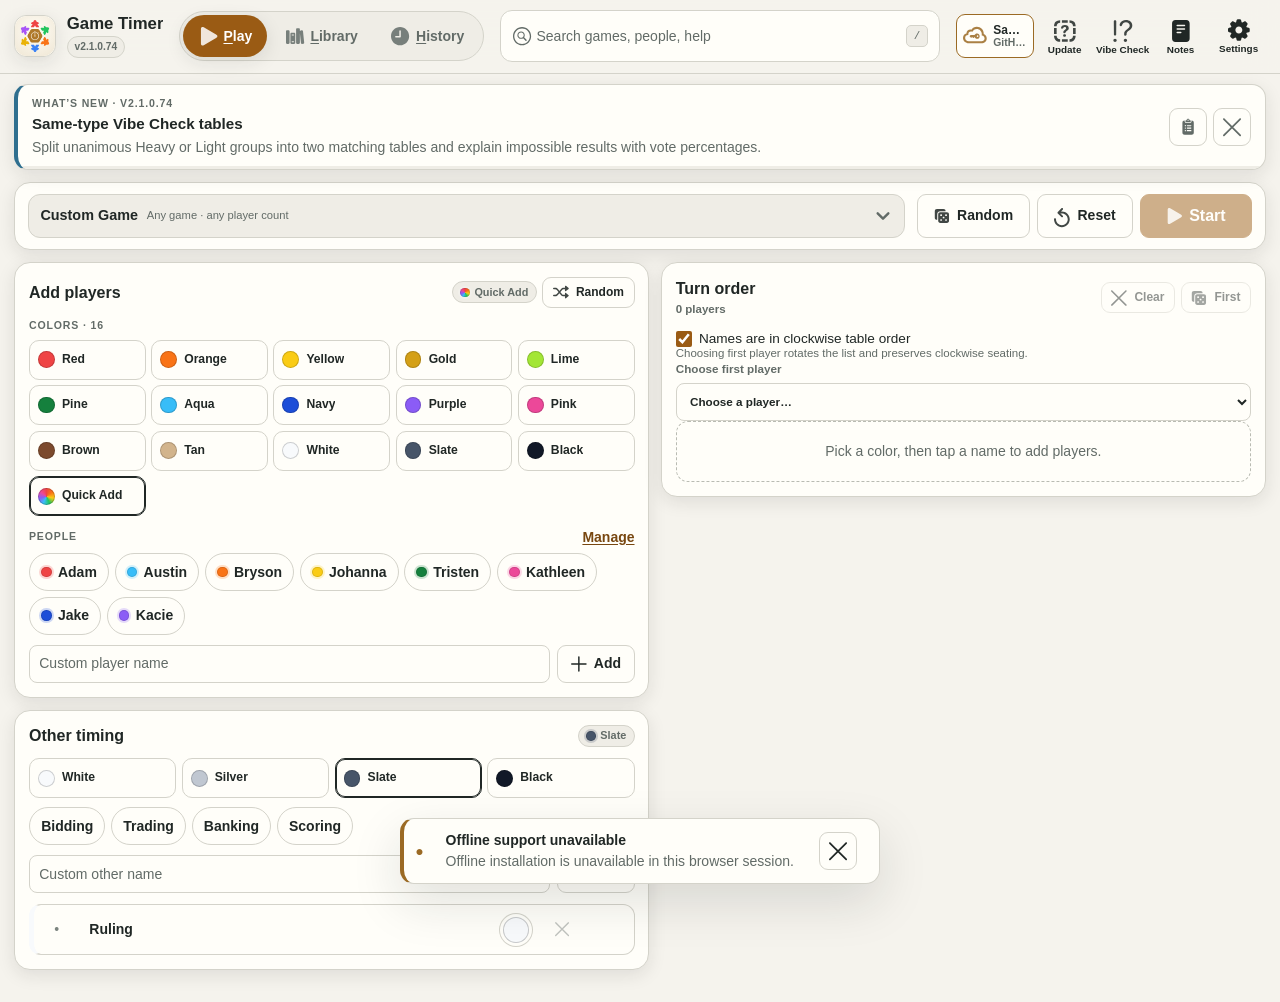
<file: index.html>
<!doctype html>
<html lang="en" data-theme="light" data-button-style="both">
<head>
  <meta charset="utf-8">
  <meta name="viewport" content="width=device-width, initial-scale=1, viewport-fit=cover">
  <meta name="description" content="A tabletop session timer and game library for tracking turns, pauses, placements, and who owns what.">
  <meta name="theme-color" content="#f5f3ed">
  <meta name="theme-color" content="#f5f3ed" media="(prefers-color-scheme: light)">
  <meta name="theme-color" content="#121616" media="(prefers-color-scheme: dark)">
  <meta name="apple-mobile-web-app-capable" content="yes">
  <meta name="apple-mobile-web-app-status-bar-style" content="default">
  <meta name="apple-mobile-web-app-title" content="Game Timer">
  <meta name="mobile-web-app-capable" content="yes">
  <title>Game Timer</title>
  <link rel="manifest" data-app-asset="manifest.webmanifest" href="manifest.webmanifest">
  <link rel="icon" type="image/svg+xml" sizes="any" data-app-asset="assets/icons/favicon-tab.svg" href="assets/icons/favicon-tab.svg">
  <link rel="apple-touch-icon" data-app-asset="assets/icons/apple-touch-icon.png" href="assets/icons/apple-touch-icon.png">
  <link rel="apple-touch-startup-image" data-app-asset="assets/icons/splash-light.png" href="assets/icons/splash-light.png" media="(prefers-color-scheme: light)">
  <link rel="apple-touch-startup-image" data-app-asset="assets/icons/splash-dark.png" href="assets/icons/splash-dark.png" media="(prefers-color-scheme: dark)">
  <link rel="stylesheet" data-app-asset="assets/css/app.css" href="assets/css/app.css">
  <link rel="stylesheet" data-app-asset="assets/css/game.css" href="assets/css/game.css">
  <script defer src="assets/js/boot.js"></script>
  <script type="application/x-app-script" data-app-src="assets/js/icons.js"></script>
  <script type="application/x-app-script" data-app-src="assets/js/data/games.js"></script>
  <script type="application/x-app-script" data-app-src="assets/js/core/utils.js"></script>
  <script type="application/x-app-script" data-app-src="assets/js/core/state.js"></script>
  <script type="application/x-app-script" data-app-src="assets/js/core/storage.js"></script>
  <script type="application/x-app-script" data-app-src="assets/js/core/components.js"></script>
  <script type="application/x-app-script" data-app-src="assets/js/core/portability.js"></script>
  <script type="application/x-app-script" data-app-src="assets/js/core/sync.js"></script>
  <script type="application/x-app-script" data-app-src="assets/js/core/pwa.js"></script>
  <script type="application/x-app-script" data-app-src="assets/js/features/session-aids.js"></script>
  <script type="application/x-app-script" data-app-src="assets/js/features/play.js"></script>
  <script type="application/x-app-script" data-app-src="assets/js/core/bgg.js"></script>
  <script type="application/x-app-script" data-app-src="assets/js/features/library.js"></script>
  <script type="application/x-app-script" data-app-src="assets/js/features/vibe-check.js"></script>
  <script type="application/x-app-script" data-app-src="assets/js/app.js"></script>
</head>
<body>
  <a class="skip-link" href="#mainContent">Skip to main content</a>

  <header class="app-header">
    <div class="title-cluster">
      <button id="appIconButton" class="app-icon-button" type="button" aria-label="Switch color theme. Press and hold to toggle Developer Mode" title="Switch color theme · Press and hold for Developer Mode" aria-keyshortcuts="T Control+Alt+Shift+T" data-shortcut="T">
        <img id="appIcon" src="assets/icons/app-icon-light.svg" alt="">
      </button>
      <div class="identity-copy">
        <span id="appName" class="app-name">Game Timer</span>
        <div class="identity-pill-row">
          <button id="versionButton" class="version-pill" type="button" aria-label="Open release notes" aria-keyshortcuts="V Control+Alt+Shift+V" data-shortcut="V">Version</button>
          <span id="betaPill" class="environment-pill beta-pill" title="This is the beta application" hidden>BETA</span>
        </div>
      </div>
    </div>

    <nav class="view-tabs" role="tablist" aria-label="Sections">
      <button id="playTab" type="button" role="tab" aria-selected="true" aria-controls="playView" data-view-tab="play" data-shortcut="1" data-shortcut-title="Show Play · Shortcuts: P or 1" aria-keyshortcuts="P 1 Control+Alt+Shift+1"><span class="view-tab-icon" aria-hidden="true" data-symbol="play"></span><span><span class="keyboard-mnemonic">P</span>lay</span><span id="playTabStatus" class="live-dot" hidden></span></button>
      <button id="libraryTab" type="button" role="tab" aria-selected="false" aria-controls="libraryView" data-view-tab="library" data-shortcut="2" data-shortcut-title="Show Library · Shortcuts: L or 2" aria-keyshortcuts="L 2 Control+Alt+Shift+2" tabindex="-1"><span class="view-tab-icon" aria-hidden="true" data-symbol="library"></span><span><span class="keyboard-mnemonic">L</span>ibrary</span></button>
      <button id="historyTab" type="button" role="tab" aria-selected="false" aria-controls="historyView" data-view-tab="history" data-shortcut="3" data-shortcut-title="Show History · Shortcuts: H or 3" aria-keyshortcuts="H 3 Control+Alt+Shift+3" tabindex="-1"><span class="view-tab-icon" aria-hidden="true" data-symbol="history"></span><span><span class="keyboard-mnemonic">H</span>istory</span><span id="historyCount" class="tab-count" hidden>0</span></button>
    </nav>

    <div class="global-search-wrap" data-shortcut="/">
      <span class="search-icon" aria-hidden="true" data-symbol="search"></span>
      <label class="visually-hidden" for="globalSearch">Search games, people, history, and help</label>
      <input id="globalSearch" type="search" autocomplete="off" placeholder="Search games, people, help" aria-haspopup="listbox" aria-controls="globalSearchResults" aria-keyshortcuts="/ Control+Alt+Shift+/">
      <kbd aria-hidden="true">/</kbd>
      <div id="globalSearchResults" class="global-search-results" role="listbox" aria-label="Search results" hidden></div>
    </div>

    <div class="top-toolbar" aria-label="Application actions">
    <button id="floatingStatusButton" class="button status-button toolbar-status" type="button" aria-label="Cloud Sync. Open Sync Settings." title="Cloud Sync. Open Sync Settings." aria-keyshortcuts="S Control+Alt+Shift+S" data-cloud-sync data-shortcut="S">
      <span class="floating-status-icon" data-sync-icon data-symbol="icloud" aria-hidden="true"></span>
      <span class="floating-status-copy"><strong data-floating-local-label>Saved locally</strong><small data-floating-sync-label>GitHub setup required</small></span>
    </button>
      <button id="updateAppButton" aria-keyshortcuts="Control+Alt+Shift+U" data-shortcut="U" class="button action-button" type="button" title="Check for updates and force refresh"><span class="button-icon" aria-hidden="true" data-symbol="updateApp"></span><span class="button-label">Update</span></button>
      <button id="vibeCheckButton" class="button action-button" type="button" aria-haspopup="dialog" aria-controls="vibeCheckDialog" title="Vibe Check"><span class="button-icon" aria-hidden="true" data-symbol="vibeCheck"></span><span class="button-label">Vibe Check</span></button>
      <button id="notesButton" class="button action-button" type="button" aria-haspopup="dialog" aria-controls="notesDialog" aria-keyshortcuts="N Control+Alt+Shift+N" data-shortcut="N">
        <span class="button-icon" aria-hidden="true" data-symbol="notes"></span><span class="button-label">Notes</span>
      </button>
      <button id="supportButton" class="button icon-button action-button" type="button" aria-label="Open settings" title="Open settings" aria-keyshortcuts=", Control+Alt+Shift+," data-shortcut=",">
        <span class="button-icon" aria-hidden="true" data-symbol="support"></span><span class="button-label">Settings</span>
        <span id="releaseUnreadDot" class="unread-dot" aria-label="Unread release notes" hidden></span>
      </button>
    </div>

  </header>

  <aside id="whatsNewBanner" class="whats-new-banner" aria-labelledby="whatsNewTitle" hidden>
    <div>
      <span class="eyebrow">What’s New · <span data-whats-new-version></span></span>
      <strong id="whatsNewTitle" data-whats-new-title></strong>
      <span data-whats-new-summary></span>
    </div>
    <div class="banner-actions">
      <button type="button" class="icon-button" data-open-releases aria-label="View release notes" title="View release notes" aria-keyshortcuts="V Control+Alt+Shift+V" data-shortcut="V"><span aria-hidden="true" data-symbol="releaseNotes"></span></button>
      <button type="button" class="icon-button quiet" data-dismiss-release aria-label="Dismiss What’s New" title="Dismiss What’s New" aria-keyshortcuts="X Control+Alt+Shift+X" data-shortcut="X"><span aria-hidden="true" data-symbol="close"></span></button>
    </div>
    <span class="whats-new-timer" aria-hidden="true"></span>
  </aside>

  <aside id="contextHint" class="context-hint" data-hint-key="game-timer-basics" hidden>
    <span class="context-hint-icon" aria-hidden="true" data-symbol="info"></span>
    <p>Pick a game and players, press <strong>Start</strong>, then tap whoever is taking their turn. Mark the games you own in <strong>Library</strong> to see what fits the table.</p>
    <button type="button" class="icon-button" data-dismiss-hint="game-timer-basics" aria-label="Dismiss hint"><span aria-hidden="true" data-symbol="close"></span></button>
  </aside>


  <main id="mainContent" tabindex="-1" aria-label="Game Timer">
    <section id="playView" class="view-panel play-view" role="tabpanel" aria-labelledby="playTab"></section>
    <section id="libraryView" class="view-panel library-view" role="tabpanel" aria-labelledby="libraryTab" hidden></section>
    <section id="historyView" class="view-panel history-view" role="tabpanel" aria-labelledby="historyTab" hidden></section>
  </main>

  <dialog id="vibeCheckDialog" class="app-dialog vibe-dialog" aria-labelledby="vibeCheckTitle" data-backdrop-close="false">
    <div class="dialog-shell">
      <header class="dialog-header"><h2 id="vibeCheckTitle" tabindex="-1">Vibe Check</h2><button class="icon-button" type="button" data-close-dialog="vibeCheckDialog" aria-label="End Vibe Check and clear ballots"><span aria-hidden="true" data-symbol="close"></span></button></header>
      <div class="dialog-body" id="vibeCheckBody"></div>
    </div>
  </dialog>

  <dialog id="notesDialog" class="app-dialog notes-dialog" aria-labelledby="notesDialogTitle">
    <div class="dialog-shell">
      <header class="dialog-header"><div><h2 id="notesDialogTitle" class="notes-dialog-title"><span class="notes-dialog-title-icon" aria-hidden="true" data-symbol="notes"></span><span>Notes</span></h2></div><button type="button" class="icon-button" data-close-dialog="notesDialog" aria-label="Close Notes"><span aria-hidden="true" data-symbol="close"></span></button></header>
      <div class="dialog-body notes-dialog-body">
        <label class="visually-hidden" for="notesTextarea">Notes</label>
        <textarea id="notesTextarea" class="notes-textarea" placeholder="Jot down anything…"></textarea>
      </div>
    </div>
  </dialog>

  <dialog id="supportDialog" class="app-dialog support-dialog" aria-labelledby="supportDialogTitle" data-backdrop-close="false">
    <div class="dialog-shell">
      <header class="dialog-header support-header"><div><span class="eyebrow">Application preferences</span><h2 id="supportDialogTitle">Settings</h2></div><button type="button" class="icon-button" data-close-dialog="supportDialog" aria-label="Close"><span aria-hidden="true" data-symbol="close"></span></button></header>
      <div class="support-layout">
        <div class="support-tabs" role="tablist" aria-label="Settings sections">
          <button id="settingsTab" type="button" role="tab" aria-selected="true" aria-controls="settingsPanel" data-support-tab="settings"><span class="support-tab-icon" aria-hidden="true" data-symbol="support"></span><span>Settings</span></button>
          <button id="dataSyncTab" type="button" role="tab" aria-selected="false" aria-controls="dataSyncPanel" data-support-tab="dataSync"><span class="support-tab-icon" aria-hidden="true" data-symbol="json"></span><span>Data Sync</span></button>
          <button id="helpTab" type="button" role="tab" aria-selected="false" aria-controls="helpPanel" data-support-tab="help"><span class="support-tab-icon" aria-hidden="true" data-symbol="help"></span><span>Help</span></button>
          <button id="releasesTab" type="button" role="tab" aria-selected="false" aria-controls="releasesPanel" data-support-tab="releases"><span class="support-tab-icon" aria-hidden="true" data-symbol="releaseNotes"></span><span>What’s New</span></button>
          <button id="supportRoadmapTab" type="button" role="tab" aria-selected="false" aria-controls="supportRoadmapPanel" data-support-tab="roadmap"><span class="support-tab-icon" aria-hidden="true" data-symbol="roadmap"></span><span>Roadmap</span></button>
          <button id="shortcutsTab" type="button" role="tab" aria-selected="false" aria-controls="shortcutsPanel" data-support-tab="shortcuts"><span class="support-tab-icon" aria-hidden="true" data-symbol="keyboard"></span><span>Shortcuts</span></button>
          <button id="developerTab" type="button" role="tab" aria-selected="false" aria-controls="developerPanel" data-support-tab="developer" hidden><span class="support-tab-icon" aria-hidden="true" data-symbol="developer"></span><span>Developer</span></button>
        </div>
        <div class="support-panels dialog-body">
          <section id="settingsPanel" class="support-panel" role="tabpanel" aria-labelledby="settingsTab" data-support-panel="settings">
            <div class="settings-section appearance-settings">
              <div class="section-heading compact-section-heading"><h3>Appearance</h3></div>
              <div class="setting-row"><span class="setting-label">Text Size</span><div class="text-size-control" aria-label="Text size"><span class="size-letter small" aria-hidden="true">A</span><span class="text-size-slider-wrap"><input id="textSizeSlider" class="ios-range" type="range" min="85" max="130" step="5" value="100" aria-label="Text size"><output id="textSizeValue" class="text-size-value" for="textSizeSlider">100%</output></span><span class="size-letter large" aria-hidden="true">A</span></div></div>
              <div class="setting-row"><span class="setting-label">Theme</span><div class="segmented appearance-segmented" aria-label="Color mode"><button type="button" data-theme-mode="system" aria-pressed="true"><span aria-hidden="true" data-symbol="computer"></span><span>System</span></button><button type="button" data-theme-mode="light" aria-pressed="false"><span aria-hidden="true" data-symbol="sun"></span><span>Light</span></button><button type="button" data-theme-mode="dark" aria-pressed="false"><span aria-hidden="true" data-symbol="moon"></span><span>Dark</span></button></div></div>
              <div class="setting-row"><span class="setting-label">Button Style</span><div class="segmented appearance-segmented" aria-label="Button presentation"><button type="button" data-button-style="icons" aria-pressed="false"><span aria-hidden="true" data-symbol="buttonIcons"></span><span>Icons</span></button><button type="button" data-button-style="text" aria-pressed="false"><span aria-hidden="true" data-symbol="buttonText"></span><span>Text</span></button><button type="button" data-button-style="both" aria-pressed="true"><span aria-hidden="true" data-symbol="buttonBoth"></span><span>Icons + Text</span></button></div></div>
              <div class="setting-row"><span class="setting-label">What’s New pop-up</span><div class="segmented appearance-segmented" aria-label="Show What’s New automatically"><button type="button" data-whats-new-enabled="true" aria-pressed="true"><span>On</span></button><button type="button" data-whats-new-enabled="false" aria-pressed="false"><span>Off</span></button></div></div>
              <div class="setting-row"><label class="setting-label" for="whatsNewDismissSeconds">What’s New dismissal (seconds)</label><input id="whatsNewDismissSeconds" type="number" min="1" max="300" step="1" required value="20" aria-describedby="whatsNewDismissHelp"></div><p id="whatsNewDismissHelp" class="setting-note">Automatically dismiss after 1–300 seconds. Default: 20 seconds.</p>
              <div class="setting-row"><span class="setting-label">Hints</span><div class="segmented appearance-segmented" aria-label="Contextual hints"><button type="button" data-hints-enabled="true" aria-pressed="true"><span aria-hidden="true" data-symbol="hintsOn"></span><span>On</span></button><button type="button" data-hints-enabled="false" aria-pressed="false"><span aria-hidden="true" data-symbol="hintsOff"></span><span>Off</span></button></div></div>
              <div class="appearance-footer"><span class="setting-note">Turning Hints off hides all guidance. Restoring brings back dismissed hints.</span><button id="restoreHintsButton" class="button small" type="button"><span class="setting-button-icon" aria-hidden="true" data-symbol="restore"></span><span>Restore Hints</span></button></div>
            </div>

            <div class="settings-section game-settings">
              <div class="section-heading compact-section-heading"><h3>Game Timer</h3></div>
              <div class="setting-row"><span class="setting-label">Time format</span><div class="segmented appearance-segmented" aria-label="Time format"><button type="button" data-game-pref="timeFormat" data-value="clock" aria-pressed="true"><span>1:05:09</span></button><button type="button" data-game-pref="timeFormat" data-value="units" aria-pressed="false"><span>1h 5m 9s</span></button></div></div>
              <div class="setting-row"><span class="setting-label">Date format</span><div class="segmented appearance-segmented" aria-label="Date format"><button type="button" data-game-pref="dateFormat" data-value="mdy" aria-pressed="true"><span>May 21, 2026</span></button><button type="button" data-game-pref="dateFormat" data-value="dmy" aria-pressed="false"><span>21 May 2026</span></button><button type="button" data-game-pref="dateFormat" data-value="ymd" aria-pressed="false"><span>2026-05-21</span></button></div></div>
              <div class="setting-row"><span class="setting-label">Lead with</span><div class="segmented appearance-segmented" aria-label="Primary display name"><button type="button" data-game-pref="displayNameMode" data-value="player" aria-pressed="true"><span>Player name</span></button><button type="button" data-game-pref="displayNameMode" data-value="faction" aria-pressed="false"><span>Faction name</span></button></div></div>
              <div class="setting-row"><span class="setting-label">Game details</span><div class="segmented appearance-segmented" aria-label="Game detail labels"><button type="button" data-game-pref="textType" data-value="text" aria-pressed="true"><span>Text</span></button><button type="button" data-game-pref="textType" data-value="emoji" aria-pressed="false"><span>Emoji</span></button></div></div>
              <div class="setting-row"><span class="setting-label">Keep screen awake</span><div class="segmented appearance-segmented" aria-label="Keep screen awake during sessions"><button type="button" data-game-pref="keepAwake" data-value="true" aria-pressed="true"><span aria-hidden="true" data-symbol="awake"></span><span>On</span></button><button type="button" data-game-pref="keepAwake" data-value="false" aria-pressed="false"><span>Off</span></button></div></div>
              <p id="keepAwakeSupport" class="setting-note"></p>
              <div class="setting-row"><span class="setting-label">Turn chime</span><div class="segmented appearance-segmented" aria-label="Turn chime"><button type="button" data-game-pref="chime" data-value="true" aria-pressed="false"><span aria-hidden="true" data-symbol="sound"></span><span>On</span></button><button type="button" data-game-pref="chime" data-value="false" aria-pressed="true"><span>Off</span></button></div></div>
              <div class="setting-row"><span class="setting-label">Vibration</span><div class="segmented appearance-segmented" aria-label="Vibration"><button type="button" data-game-pref="haptics" data-value="true" aria-pressed="true"><span aria-hidden="true" data-symbol="haptics"></span><span>On</span></button><button type="button" data-game-pref="haptics" data-value="false" aria-pressed="false"><span>Off</span></button></div></div>
              <p id="hapticsSupport" class="setting-note"></p>
              <div class="setting-row"><label class="setting-label" for="vibeWeightStep">Vibe Check weight step</label><select id="vibeWeightStep"><option value="0.1">0.10</option><option value="0.25">0.25</option><option value="0.5">0.50</option><option value="1">1.00</option></select></div>
              <div class="setting-row"><label class="setting-label" for="longTurnSeconds">Long-turn warning (minutes)</label><span class="inline-control"><input id="longTurnSeconds" type="number" min="0" max="60" step="0.5" placeholder="Off" aria-describedby="longTurnHelp"><button id="previewChimeButton" class="button small" type="button"><span aria-hidden="true" data-symbol="bell"></span><span>Preview</span></button></span></div>
              <p id="longTurnHelp" class="setting-note">Highlights the active player and chimes once when a turn runs longer than this. Leave empty to turn it off.</p>
              <div class="setting-row"><span class="setting-label">Demo Mode</span><div class="segmented appearance-segmented" aria-label="Demo Mode"><button type="button" data-game-pref="demoMode" data-value="true" aria-pressed="false"><span aria-hidden="true" data-symbol="sparkles"></span><span>On</span></button><button type="button" data-game-pref="demoMode" data-value="false" aria-pressed="true"><span>Off</span></button></div></div>
              <p class="setting-note">Demo Mode jumps a started game to a simulated finish so you can explore Statistics. Demo games are not saved to History.</p>
            </div>

            <div class="settings-section">
              <div class="section-heading"><div><span class="eyebrow">Data safety</span><h3>Backup, restore & reset</h3></div></div>
              <p class="section-intro">JSON backups include your game history, library, people, notes, and preferences.</p>
              <div class="button-row"><button id="exportButton" class="button primary" type="button">Export JSON</button><button id="importButton" class="button" type="button">Import JSON</button><input id="importFileInput" type="file" accept="application/json,.json" hidden></div>
              <div class="danger-zone"><div><strong>Reset preferences</strong><small>Keep games, history, and notes, but restore appearance, Game Timer settings, filters, and hints.</small></div><button id="resetPreferencesButton" class="button danger-text" type="button">Reset preferences</button></div>
              <div class="danger-zone"><div><strong>Erase all application data</strong><small>Permanently remove history, library, people, notes, preferences, and recovery data from this browser.</small></div><button id="eraseAllButton" class="button danger" type="button">Erase all data</button></div>
            </div>
          </section>

          <section id="dataSyncPanel" class="support-panel" role="tabpanel" aria-labelledby="dataSyncTab" data-support-panel="dataSync" hidden>
            <div id="storageSyncSettings" class="settings-section">
              <div class="section-heading"><div><span class="eyebrow">Data & connection</span><h3>Data Sync</h3></div><span id="localStorageSettingsState" class="status-pill" data-kind="success">Saved locally</span></div>
              <div id="localStorageSettingsSummary" class="inline-status" role="status" aria-live="polite"></div>
              <div id="cloudSyncSettings" class="sync-settings-group compact-github-settings">
              <div class="compact-github-header"><span class="compact-github-icon" aria-hidden="true" data-symbol="icloud"></span><span class="compact-github-copy"><strong>GitHub</strong><a id="appRepositoryLink" class="compact-app-repository-link" target="_blank" rel="noopener noreferrer">App repository</a></span><span id="syncSettingsState" class="status-pill" data-cloud-sync role="status" aria-live="polite"><span data-sync-icon aria-hidden="true"></span><span data-sync-label>Cloud Sync</span></span></div>
              <p class="setting-note">Syncs Notes, people, library, and game history. Appearance, filters, and settings stay on this device.</p>
              <div class="button-row compact-sync-actions"><button id="syncNowButton" class="button" type="button" disabled><span class="setting-button-icon" data-sync-action-icon aria-hidden="true"></span><span data-sync-action-label>Sync Now</span></button><button id="restoreCloudButton" class="button" type="button" disabled><span class="setting-button-icon" data-sync-action-icon aria-hidden="true"></span><span data-sync-action-label>Restore from Cloud</span></button></div>
              <dl class="sync-target-line" aria-label="GitHub Sync target">
                <div class="sync-target-item"><dt>Owner</dt><dd id="syncOwner">Not set</dd></div>
                <div class="sync-target-item"><dt>Repository</dt><dd><a id="syncRepo">Not set</a></dd></div>
                <div class="sync-target-item"><dt>Branch</dt><dd id="syncBranch">Not set</dd></div>
                <div class="sync-target-item"><dt>Path</dt><dd><a id="syncPath">Not set</a></dd></div>
              </dl>
              <label class="field sync-token-field"><span>Fine-grained access token <small id="storedTokenLabel" class="sync-token-state">Required</small></span><input id="syncToken" type="password" autocomplete="new-password" autocapitalize="none" spellcheck="false" placeholder="Enter token"></label>
              <label class="sync-remember"><input id="autoSyncEnabled" type="checkbox" aria-describedby="autoSyncHelp"><span>Auto sync while this app is open</span></label>
              <p id="autoSyncHelp" class="setting-note">After the first manual sync, changes upload and download automatically while the app is visible. Conflicts require review. Closed apps do not sync.</p>
              <label class="sync-remember"><input id="syncRememberToken" type="checkbox" checked><span>Remember token on this device</span><small>Otherwise it lasts only for this browser tab.</small></label>
              <div class="button-row compact-sync-actions"><button id="forgetSyncButton" class="button danger-text" type="button"><span class="setting-button-icon" aria-hidden="true" data-symbol="forgetConnection"></span><span>Forget</span></button><button id="testSyncButton" class="button" type="button"><span class="setting-button-icon" aria-hidden="true" data-symbol="testConnection"></span><span>Test</span></button><button id="saveSyncButton" class="button primary" type="button"><span class="setting-button-icon" aria-hidden="true" data-symbol="saveConnection"></span><span>Save</span></button></div>
              </div>
            </div>
            <div id="bggSettings" class="settings-section">
              <div class="section-heading"><h3>BoardGameGeek</h3><span id="bggKeyState" class="status-pill">Key required</span></div>
              <label class="field sync-token-field"><span>BGG API key</span><input id="bggToken" type="password" maxlength="500" autocomplete="new-password" autocapitalize="none" spellcheck="false" placeholder="Enter your BGG API key" aria-describedby="bggKeyHelp bggKeyStatus"></label>
              <p id="bggKeyHelp" class="setting-note">Saved only in this browser on this device, outside backups and sync. Used to fetch game info directly from BoardGameGeek.</p>
              <div class="button-row compact-sync-actions"><button id="forgetBggButton" class="button danger-text" type="button">Forget key</button><button id="saveBggButton" class="button primary" type="button">Save key</button></div>
              <p id="bggKeyStatus" class="setting-note" role="status" aria-live="polite"></p>
            </div>
            <details id="syncPayloadDetails" class="sync-payload">
              <summary><span class="sync-payload-heading"><span aria-hidden="true" data-symbol="json"></span><span>Sync payload (JSON)</span></span></summary>
              <p class="setting-note">Current local content used for GitHub Sync. The cloud copy may differ until you sync. Device settings and credentials are excluded.</p>
              <pre class="developer-json sync-json" tabindex="0" role="region" aria-label="JSON included in GitHub Sync"><code id="syncPayloadJson"></code></pre>
            </details>
          </section>

          <section id="helpPanel" class="support-panel" role="tabpanel" aria-labelledby="helpTab" data-support-panel="help" hidden>
            <div class="support-search sticky-controls"><label class="grow-control"><span class="visually-hidden">Search help</span><input id="helpSearch" type="search" placeholder="Search Help Center"></label><span id="helpResultCount" class="count-pill">0 topics</span></div>
            <div id="helpContent" class="help-content"></div>
          </section>

          <section id="releasesPanel" class="support-panel" role="tabpanel" aria-labelledby="releasesTab" data-support-panel="releases" hidden>
            <div class="support-section-title"><span aria-hidden="true" data-symbol="releaseNotes"></span><div><span class="eyebrow">Current version <strong id="releaseCurrentVersion">Version</strong></span><h3>Release Notes</h3></div></div>
            <div id="releaseContent" class="release-list"></div>
          </section>

          <section id="shortcutsPanel" class="support-panel" role="tabpanel" aria-labelledby="shortcutsTab" data-support-panel="shortcuts" hidden>
            <div class="release-summary"><div><span class="eyebrow">Keyboard</span><h3>Shortcut reference</h3></div><p>Use commands directly or with Shift–Control–Option. Hold the chord to reveal available controls.</p></div>
            <div id="shortcutContent" class="shortcut-content"></div>
          </section>

          <section id="supportRoadmapPanel" class="support-panel" role="tabpanel" aria-labelledby="supportRoadmapTab" data-support-panel="roadmap" hidden>
            <div class="support-section-title"><span aria-hidden="true" data-symbol="roadmap"></span><div><span class="eyebrow">Plans and ideas</span><h3>Roadmap</h3></div></div>
            <div class="roadmap-sticky-controls">
              <div class="roadmap-search-row"><label class="grow-control"><span class="visually-hidden">Search roadmap</span><input id="supportRoadmapSearch" type="search" placeholder="Search roadmap items"></label><span id="supportRoadmapCount" class="roadmap-count-pill">0 items</span></div>
              <div class="roadmap-filters"><select id="supportRoadmapState" aria-label="Roadmap state"><option value="all">All states</option><option value="released">Released</option><option value="planned">Planned</option><option value="wishlist">Wishlist</option></select><select id="supportRoadmapPriority" aria-label="Roadmap priority"><option value="all">All priorities</option><option value="1">P1</option><option value="2">P2</option><option value="3">P3</option></select><select id="supportRoadmapTarget" aria-label="Roadmap target"><option value="all">All targets</option></select><select id="supportRoadmapEffort" aria-label="Roadmap effort"><option value="all">All effort</option><option value="1">Effort 1</option><option value="2">Effort 2</option><option value="3">Effort 3</option><option value="4">Effort 4</option></select></div>
              <div class="roadmap-sort-row"><select id="supportRoadmapSort" aria-label="Sort roadmap"><option value="priority">Priority</option><option value="target">Target release</option><option value="effort">Effort</option><option value="age">Age</option><option value="title">Title</option></select><button id="resetSupportRoadmapFilters" class="button" type="button">Reset Filters</button></div>
            </div>
            <div id="supportRoadmapList" class="roadmap-list compact-roadmap"></div>
          </section>

          <section id="developerPanel" class="support-panel" role="tabpanel" aria-labelledby="developerTab" data-support-panel="developer" hidden>
            <div class="release-summary"><div><span class="eyebrow">Hidden tools</span><h3>Developer mode</h3></div><p>Diagnostics are read-only and never expose the GitHub token.</p></div>
            <dl id="developerDiagnostics" class="diagnostic-grid"></dl>
            <section class="developer-tool-card" aria-labelledby="developerGameToolsTitle">
              <div><h4 id="developerGameToolsTitle">Game Timer tools</h4><p>Simulate a finished session or add simulated games to History to try out statistics, the library, and people records.</p></div>
              <div class="button-row"><button id="developerSimulateGame" class="button" type="button"><span aria-hidden="true" data-symbol="dice"></span><span>Simulate finished game</span></button><button id="developerSampleHistory" class="button" type="button"><span aria-hidden="true" data-symbol="history"></span><span>Add 6 sample games</span></button></div>
            </section>
            <div class="button-row developer-actions"><button id="restoreRecoveryButton" class="button" type="button">Restore recovery copy</button><button id="saveRecoveryButton" class="button" type="button">Save recovery copy</button><button id="disableDeveloperButton" class="button" type="button">Hide developer mode</button></div>
            <h4>Normalized state</h4>
            <pre id="developerState" class="developer-json" tabindex="0" aria-label="Normalized application state"></pre>
          </section>
        </div>
      </div>
    </div>
  </dialog>

  <dialog id="importPreviewDialog" class="app-dialog import-dialog" aria-labelledby="importPreviewTitle" data-backdrop-close="false">
    <div class="dialog-shell">
      <header class="dialog-header"><div><span class="eyebrow">Validated backup</span><h2 id="importPreviewTitle">Review import</h2></div><button type="button" class="icon-button" data-close-dialog="importPreviewDialog" aria-label="Close"><span aria-hidden="true" data-symbol="close"></span></button></header>
      <div class="dialog-body">
        <p><strong data-import-file></strong> passed parsing, migration, sanitization, normalization, and validation.</p>
        <dl class="preview-grid"><div><dt>History</dt><dd data-import-workspace></dd></div><div><dt>Library</dt><dd data-import-documents></dd></div><div><dt>Versions</dt><dd data-import-version></dd></div><div><dt>Last updated</dt><dd data-import-updated></dd></div><div data-import-migrations-row><dt>Migrations</dt><dd data-import-migrations></dd></div></dl>
        <p class="inline-status warning" data-import-warning hidden></p>
        <p class="inline-status"><span aria-hidden="true">↶</span><span>The current data will be saved as a local recovery copy before replacement.</span></p>
      </div>
      <footer class="dialog-footer"><button type="button" class="button" data-close-dialog="importPreviewDialog">Keep current data</button><button type="button" class="button primary" data-import-confirm>Continue</button></footer>
    </div>
  </dialog>

  <dialog id="confirmDialog" class="app-dialog small-dialog" aria-labelledby="confirmTitle" data-backdrop-close="false">
    <div class="dialog-shell">
      <header class="dialog-header"><h2 id="confirmTitle" data-confirm-title>Confirm action</h2></header>
      <div class="dialog-body"><p data-confirm-message></p></div>
      <footer class="dialog-footer"><button type="button" class="button" data-confirm-cancel>Cancel</button><button type="button" class="button primary" data-confirm-action>Confirm</button></footer>
    </div>
  </dialog>

  <dialog id="choiceDialog" class="app-dialog choice-dialog" aria-labelledby="choiceTitle" data-backdrop-close="false">
    <div class="dialog-shell">
      <header class="dialog-header"><h2 id="choiceTitle" data-choice-title>Choose an action</h2></header>
      <div class="dialog-body"><p data-choice-message></p><div class="choice-actions" data-choice-actions></div></div>
      <footer class="dialog-footer"><button type="button" class="button" data-choice-cancel>Cancel</button></footer>
    </div>
  </dialog>

  <dialog id="messageDialog" class="app-dialog small-dialog" aria-labelledby="messageTitle">
    <div class="dialog-shell"><header class="dialog-header"><h2 id="messageTitle" data-message-title>Message</h2></header><div class="dialog-body"><p data-message-text></p></div><footer class="dialog-footer"><button type="button" class="button primary" data-message-close data-close-dialog="messageDialog">Close</button></footer></div>
  </dialog>

  <dialog id="gameDialog" class="app-dialog game-dialog" aria-labelledby="gameDialogTitle">
    <div class="dialog-shell">
      <header class="dialog-header"><div><span class="eyebrow" data-game-dialog-eyebrow>Game</span><h2 id="gameDialogTitle">Game</h2></div><button type="button" class="icon-button" data-close-dialog="gameDialog" aria-label="Close"><span aria-hidden="true" data-symbol="close"></span></button></header>
      <div class="dialog-body" id="gameDialogBody"></div>
      <footer class="dialog-footer" id="gameDialogFooter"></footer>
    </div>
  </dialog>

  <dialog id="customGameDialog" class="app-dialog custom-game-dialog" aria-labelledby="customGameTitle" data-backdrop-close="false">
    <form id="customGameForm" class="dialog-shell" novalidate>
      <header class="dialog-header"><div><span class="eyebrow">Library</span><h2 id="customGameTitle">Add a game</h2></div><button type="button" class="icon-button" data-close-dialog="customGameDialog" aria-label="Close"><span aria-hidden="true" data-symbol="close"></span></button></header>
      <div class="dialog-body custom-game-fields">
        <button class="button wide" type="button" data-custom-game-paste>Get BGG info</button>
        <label class="field wide"><span>Name</span><input id="customGameName" name="name" type="text" maxlength="100" required autocomplete="off" autocapitalize="words"></label>
        <label class="field"><span>Min players</span><input name="minPlayers" type="number" min="1" max="20" step="1" value="2" required></label>
        <label class="field"><span>Max players</span><input name="maxPlayers" type="number" min="1" max="20" step="1" value="4" required></label>
        <label class="field"><span>Best at</span><input name="bestPlayers" type="text" maxlength="40" placeholder="e.g. 3-4" autocomplete="off"></label>
        <label class="field"><span>Recommended</span><input name="recommendedPlayers" type="text" maxlength="40" placeholder="e.g. 2-5" autocomplete="off"></label>
        <label class="field"><span>Avoid at</span><input name="avoidPlayers" type="text" maxlength="40" placeholder="e.g. 2" autocomplete="off"></label>
        <label class="field"><span>Weight (1–5)</span><input name="complexityWeight" type="number" min="1" max="5" step="0.01" placeholder="Optional"></label>
        <label class="field"><span>Min minutes</span><input name="minMinutes" type="number" min="1" max="1440" step="1" value="30" required></label>
        <label class="field"><span>Max minutes</span><input name="maxMinutes" type="number" min="1" max="1440" step="1" value="60" required></label>
        <p class="inline-status warning wide" id="customGameValidation" role="alert" hidden></p>
      </div>
      <footer class="dialog-footer"><button type="button" class="button danger-text" id="customGameDelete" hidden>Delete game</button><span class="dialog-footer-spacer"></span><button type="button" class="button" data-close-dialog="customGameDialog">Cancel</button><button type="submit" class="button primary" id="customGameSave">Save game</button></footer>
    </form>
  </dialog>

  <div id="gameRatingPopover" class="rating-popover" popover="auto" role="listbox" aria-label="Game rating"><div id="gameRatingChoices"></div></div>

  <dialog id="gamePasteDialog" class="app-dialog game-dialog" aria-labelledby="gamePasteTitle">
    <form id="gamePasteForm" class="dialog-shell">
      <header class="dialog-header"><div><span class="eyebrow">Library</span><h2 id="gamePasteTitle">Get BGG info</h2></div><button type="button" class="icon-button" data-close-dialog="gamePasteDialog" aria-label="Close"><span aria-hidden="true" data-symbol="close"></span></button></header>
      <div class="dialog-body game-paste-body">
        <div class="bgg-lookup-row"><label class="field grow-control"><span>Game</span><input id="gamePasteTarget" list="gamePasteTargets" type="text" maxlength="110" placeholder="Choose an existing game or enter a new name" autocomplete="off"></label><label class="field grow-control"><span>BGG ID or page link</span><input id="gamePasteBggId" type="text" maxlength="500" placeholder="Auto-detected, or paste an ID / BGG URL" autocomplete="off" aria-describedby="gamePasteBggHint"></label></div><datalist id="gamePasteTargets"></datalist>
        <p id="gamePasteBggHint" class="setting-note">Fetch by BGG ID or page link, or search for a title below. Review the fields before applying them.</p>
        <div class="bgg-lookup-row"><button id="gameBggFetch" type="button" class="button primary">Fetch BGG info</button><label class="field grow-control"><span>Search BoardGameGeek</span><input id="gameBggQuery" type="search" maxlength="100" placeholder="Game title" autocomplete="off"></label><button id="gameBggSearch" type="button" class="button">Search BGG</button><button id="gameBggCancel" type="button" class="button" hidden>Cancel request</button></div>
        <div id="gameBggResults" class="bgg-search-results" aria-label="BoardGameGeek search results"></div>
        <div class="bgg-lookup-row"><p id="gameBggKeyHint" class="setting-note"></p><button id="gameBggSettings" type="button" class="button small">BGG key settings</button></div>
        <details><summary>Paste manually instead</summary>
        <div class="game-paste-inputs"><label class="field"><span>1. Game overview</span><textarea id="gamePasteOverview" data-game-paste-input rows="5" maxlength="50000" placeholder="BGG link, rating, players, play time, weight…" spellcheck="false" aria-describedby="gamePasteStatus"></textarea></label><label class="field"><span>2. Player recommendations</span><textarea id="gamePastePoll" data-game-paste-input rows="5" maxlength="50000" placeholder="Best / Recommended / Not Recommended table…" spellcheck="false" aria-describedby="gamePasteStatus"></textarea></label><label class="field"><span>3. Correction form</span><textarea id="gamePasteText" data-game-paste-input rows="5" maxlength="50000" placeholder="Names, year, categories, mechanisms, expansions…" spellcheck="false" aria-describedby="gamePasteStatus"></textarea></label></div>
        </details>
        <p id="gamePasteStatus" class="setting-note" role="status" aria-live="polite"></p>
        <div id="gamePastePreview"></div>
      </div>
      <footer class="dialog-footer"><button type="button" class="button" data-close-dialog="gamePasteDialog">Cancel</button><button id="gamePasteApply" type="submit" class="button primary" disabled>Apply to game</button></footer>
    </form>
  </dialog>

  <dialog id="historyDialog" class="app-dialog history-dialog" aria-labelledby="historyDialogTitle">
    <div class="dialog-shell">
      <header class="dialog-header"><div><span class="eyebrow" data-history-date>Saved game</span><h2 id="historyDialogTitle">Statistics</h2></div><button type="button" class="icon-button" data-close-dialog="historyDialog" aria-label="Close"><span aria-hidden="true" data-symbol="close"></span></button></header>
      <div class="dialog-body" id="historyDialogBody"></div>
      <footer class="dialog-footer"><button type="button" class="button danger-text" id="historyDeleteButton"><span aria-hidden="true" data-symbol="trash"></span><span>Delete</span></button><span class="dialog-footer-spacer"></span><button type="button" class="button" id="historyReplayButton"><span aria-hidden="true" data-symbol="reset"></span><span>Play again</span></button><button type="button" class="button primary" id="historyShareButton" data-shortcut="S"><span aria-hidden="true" data-symbol="share"></span><span>Share</span></button></footer>
    </div>
  </dialog>

  <dialog id="shareDialog" class="app-dialog small-dialog share-dialog" aria-labelledby="shareDialogTitle">
    <div class="dialog-shell">
      <header class="dialog-header"><div><span class="eyebrow">Share results</span><h2 id="shareDialogTitle">Share Stats</h2></div><button type="button" class="icon-button" data-close-dialog="shareDialog" aria-label="Close"><span aria-hidden="true" data-symbol="close"></span></button></header>
      <div class="dialog-body" id="shareDialogBody"></div>
    </div>
  </dialog>

  <div id="globalPopover" class="global-popover" hidden></div>

  <aside id="appToast" class="app-toast" role="status" aria-live="polite" aria-atomic="true" hidden>
    <span class="toast-mark" aria-hidden="true">●</span><div><strong data-toast-title>Saved</strong><span data-toast-message></span></div><button type="button" class="button small" data-toast-action hidden></button><button type="button" class="icon-button" data-toast-close aria-label="Dismiss notification"><span aria-hidden="true" data-symbol="close"></span></button>
  </aside>

  <div id="loadingOverlay" class="loading-overlay" role="status" aria-live="polite" hidden><div class="loading-card"><span class="spinner" aria-hidden="true"></span><strong data-loading-label>Loading…</strong></div></div>
  <div id="assertiveStatus" class="visually-hidden" role="alert" aria-live="assertive"></div>
</body>
</html>
</file>
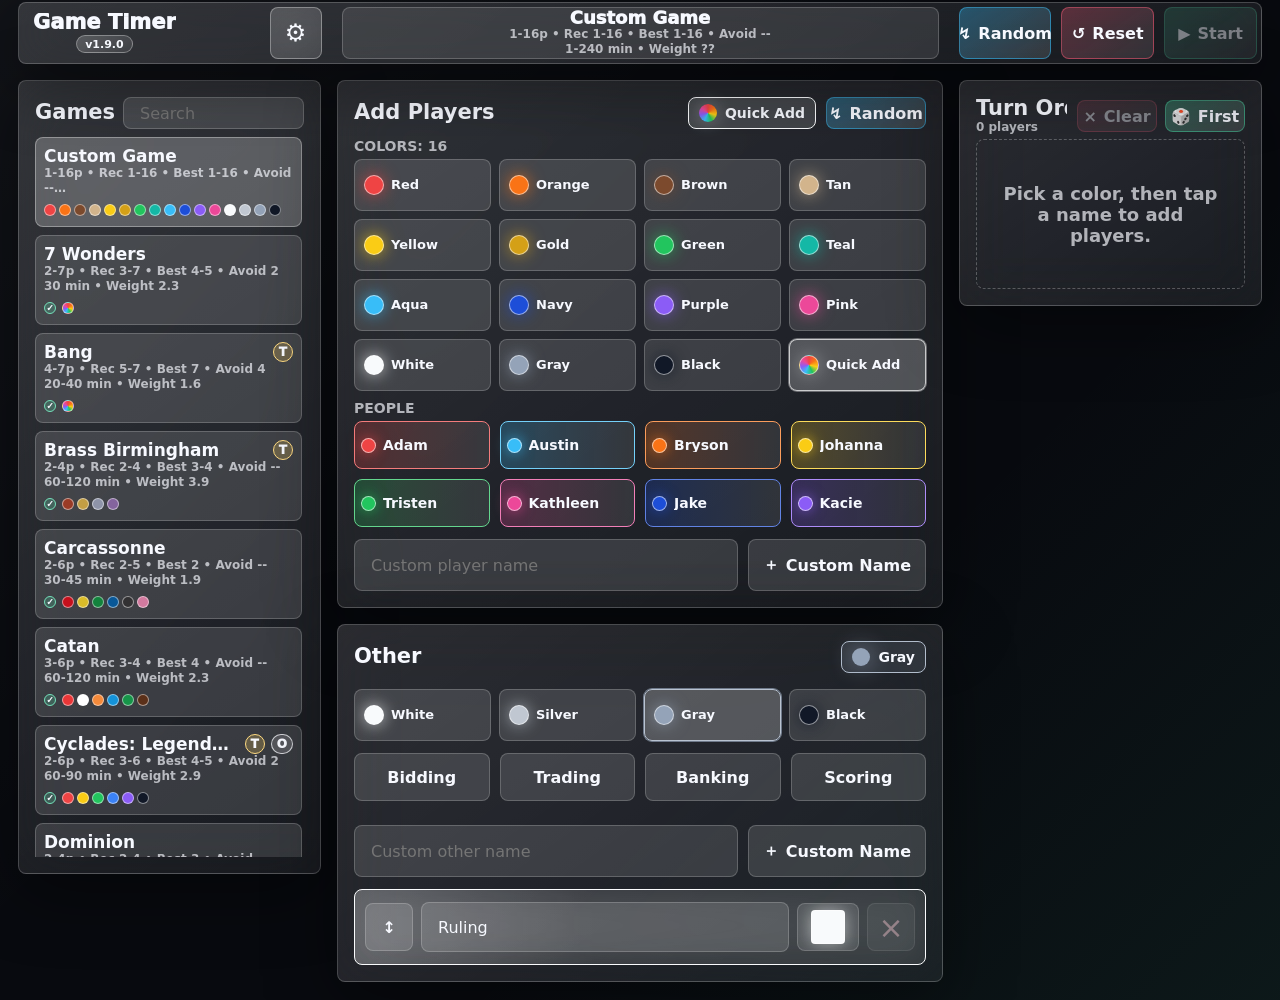
<file: game-timer.html>
<!doctype html>
<html lang="en">

<head>
    <meta charset="utf-8">
    <meta name="viewport" content="width=device-width, initial-scale=1, viewport-fit=cover">
    <meta name="theme-color" content="#080a0f">
    <meta name="apple-mobile-web-app-capable" content="yes">
    <meta name="apple-mobile-web-app-status-bar-style" content="black-translucent">
    <title>Game Timer</title>
    <style>
        :root {
            color-scheme: dark;
            --bg: #080a0f;
            --ink: #f7f9ff;
            --muted: rgba(247, 249, 255, 0.68);
            --soft: rgba(247, 249, 255, 0.48);
            --glass: rgba(255, 255, 255, 0.11);
            --glass-strong: rgba(255, 255, 255, 0.16);
            --line: rgba(255, 255, 255, 0.2);
            --line-bright: rgba(255, 255, 255, 0.34);
            --shadow: 0 18px 70px rgba(0, 0, 0, 0.42);
            --radius: 8px;
            --danger: #ff5c7a;
            --good: #4ad6a4;
            --info: #55b7ff;
            --warn: #ffcf5a;
            --control: rgba(255, 255, 255, 0.13);
            --control-active: rgba(255, 255, 255, 0.23);
            --font: -apple-system, BlinkMacSystemFont, "SF Pro Display", "SF Pro Text", Inter, system-ui, sans-serif;
        }

        :root[data-theme="light"] {
            color-scheme: light;
            --bg: #f5f7fb;
            --ink: #111827;
            --muted: rgba(17, 24, 39, 0.66);
            --soft: rgba(17, 24, 39, 0.46);
            --glass: rgba(255, 255, 255, 0.72);
            --glass-strong: rgba(255, 255, 255, 0.88);
            --line: rgba(17, 24, 39, 0.15);
            --line-bright: rgba(17, 24, 39, 0.28);
            --shadow: 0 18px 70px rgba(17, 24, 39, 0.16);
            --control: rgba(17, 24, 39, 0.07);
            --control-active: rgba(17, 24, 39, 0.13);
        }

        * {
            box-sizing: border-box;
        }

        html,
        body {
            min-height: 100%;
            margin: 0;
            background:
                linear-gradient(135deg, rgba(255, 255, 255, 0.04), transparent 42%),
                linear-gradient(315deg, rgba(74, 214, 164, 0.07), transparent 36%),
                var(--bg);
            color: var(--ink);
            font-family: var(--font);
            letter-spacing: 0;
            -webkit-font-smoothing: antialiased;
            text-rendering: optimizeLegibility;
        }

        :root[data-theme="light"] body {
            background:
                linear-gradient(135deg, rgba(255, 255, 255, 0.82), transparent 44%),
                linear-gradient(315deg, rgba(56, 189, 248, 0.16), transparent 36%),
                var(--bg);
        }

        body {
            min-height: 100svh;
            overflow-x: hidden;
            overscroll-behavior: none;
        }

        button,
        input,
        select {
            font: inherit;
        }

        button {
            min-height: 48px;
            border: 1px solid var(--line);
            border-radius: var(--radius);
            background: var(--control);
            color: var(--ink);
            cursor: pointer;
            touch-action: manipulation;
            -webkit-tap-highlight-color: transparent;
            transition: transform 150ms ease, background 150ms ease, border-color 150ms ease;
        }

        button:active,
        .player-card:active {
            transform: scale(0.985);
        }

        button:focus-visible,
        input:focus-visible,
        select:focus-visible,
        .player-card:focus-visible {
            outline: 3px solid rgba(255, 255, 255, 0.72);
            outline-offset: 3px;
        }

        [data-shortcut] {
            position: relative;
        }

        [data-shortcut]::after {
            content: attr(data-shortcut);
            position: absolute;
            top: -8px;
            right: -8px;
            z-index: 8;
            display: grid;
            place-items: center;
            min-width: 22px;
            height: 22px;
            padding: 0 6px;
            border: 1px solid color-mix(in srgb, var(--warn), white 28%);
            border-radius: 999px;
            background: color-mix(in srgb, var(--warn), black 12%);
            color: #111827;
            box-shadow: 0 6px 18px rgba(0, 0, 0, 0.34);
            font-size: 12px;
            font-weight: 950;
            line-height: 1;
            opacity: 0;
            pointer-events: none;
            transform: translateY(3px) scale(0.9);
            transition: opacity 120ms ease, transform 120ms ease;
        }

        :root.shortcut-hints-active [data-shortcut]::after {
            opacity: 1;
            transform: translateY(0) scale(1);
        }

        button:disabled {
            cursor: not-allowed;
            opacity: 0.45;
        }

        input,
        select {
            min-height: 50px;
            width: 100%;
            border: 1px solid var(--line);
            border-radius: var(--radius);
            background: rgba(255, 255, 255, 0.12);
            color: var(--ink);
            padding: 0 16px;
        }

        input[type="color"] {
            min-width: 74px;
            padding: 8px;
        }

        h1,
        h2,
        h3,
        p {
            margin: 0;
        }

        h1 {
            font-size: clamp(30px, 4.5vw, 58px);
            line-height: 1;
        }

        h2 {
            font-size: 21px;
            line-height: 1.1;
        }

        h3 {
            font-size: 17px;
            line-height: 1.15;
        }

        .shell {
            min-height: 100svh;
            padding:
                max(18px, env(safe-area-inset-top)) max(18px, env(safe-area-inset-right)) max(18px, env(safe-area-inset-bottom)) max(18px, env(safe-area-inset-left));
        }

        .setup-shell,
        .game-shell,
        .summary-shell {
            padding-top: max(2px, env(safe-area-inset-top));
        }

        .glass {
            border: 1px solid var(--line);
            border-radius: var(--radius);
            background: linear-gradient(145deg, rgba(255, 255, 255, 0.15), rgba(255, 255, 255, 0.07));
            box-shadow: var(--shadow);
            backdrop-filter: blur(28px) saturate(1.35);
            -webkit-backdrop-filter: blur(28px) saturate(1.35);
        }

        .setup-bar,
        .session-bar,
        .statistics-bar {
            position: sticky;
            top: max(0px, env(safe-area-inset-top));
            z-index: 55;
            display: grid;
            gap: 16px;
            align-items: center;
            margin-bottom: 16px;
        }

        .setup-bar,
        .statistics-bar {
            grid-template-columns: minmax(220px, 1fr) auto;
        }

        .header-bar {
            grid-template-columns: minmax(150px, 0.74fr) minmax(180px, 1fr) auto;
            align-items: stretch;
            min-height: 62px;
            height: 62px;
            padding: 4px;
            gap: 6px;
            overflow: hidden;
            margin-bottom: 16px;
        }

        .header-bar .brand {
            align-content: center;
            min-height: 52px;
            height: 52px;
            padding: 0 0 0 10px;
            overflow: hidden;
        }

        .header-bar .brand span {
            overflow: hidden;
            text-overflow: ellipsis;
            white-space: nowrap;
            font-size: 11px;
        }

        .header-bar .brand,
        .session-bar .brand {
            display: grid;
            grid-template-columns: auto minmax(0, 1fr) auto;
            align-items: center;
            gap: 12px;
            width: 100%;
        }

        .header-bar .brand .app-label,
        .session-bar .brand .app-label {
            grid-column: 1;
            justify-self: start;
        }

        .header-bar .brand .settings-fab,
        .session-bar .brand .settings-fab {
            grid-column: 3;
            justify-self: end;
        }

        .header-bar .brand .app-name,
        .session-bar .brand .app-name {
            color: var(--ink);
            font-size: 21px;
            font-weight: 950;
            line-height: 0.95;
            text-transform: none;
        }

        .header-bar .brand .version-badge,
        .session-bar .brand .version-badge {
            color: var(--ink);
            font-size: 11px;
            font-weight: 900;
            line-height: 1;
            text-transform: none;
        }

        .setup-shell .header-bar .brand,
        .setup-shell .header-bar .nav-status,
        .setup-shell .header-bar .top-actions {
            width: 100%;
        }

        .session-bar .brand {
            align-content: center;
            min-height: 52px;
            height: 52px;
            padding: 0 0 0 10px;
            overflow: hidden;
        }

        .session-bar .brand span {
            overflow: hidden;
            text-overflow: ellipsis;
            white-space: nowrap;
            font-size: 11px;
        }

        .session-bar .brand h2 {
            overflow: hidden;
            text-overflow: ellipsis;
            white-space: nowrap;
            font-size: 16px;
        }

        .brand .app-label {
            display: grid;
            justify-items: center;
            align-content: center;
            gap: 3px;
            min-width: 0;
            overflow: hidden;
            text-transform: none;
            flex: 0 0 auto;
        }

        .top-actions {
            display: flex;
            flex-wrap: wrap;
            justify-content: flex-end;
            gap: 10px;
        }

        .brand {
            display: grid;
            gap: 8px;
        }

        .brand-title {
            display: flex;
            flex-wrap: wrap;
            align-items: flex-end;
            gap: 10px;
        }

        .brand .version-badge {
            display: inline-grid;
            place-items: center;
            justify-self: center;
            min-height: 18px;
            padding: 2px 8px;
            border: 1px solid var(--line-bright);
            border-radius: 999px;
            background: linear-gradient(145deg, rgba(255, 255, 255, 0.2), rgba(255, 255, 255, 0.08));
            color: var(--ink);
            font-size: 11px;
            font-weight: 900;
            line-height: 1;
            text-transform: none;
            white-space: nowrap;
            flex: 0 0 auto;
        }

        .brand .version-badge.is-demo-mode {
            padding: 2px 10px;
            border-color: #fbbf24;
            background: linear-gradient(145deg, rgba(251, 191, 36, 0.9), rgba(180, 83, 9, 0.9));
            color: #1f1300;
            font-size: 10.5px;
            letter-spacing: 0.06em;
            text-transform: uppercase;
            text-overflow: clip;
            overflow: visible;
            box-shadow: 0 0 10px rgba(251, 191, 36, 0.55);
            animation: demo-mode-pill-pulse 1.8s ease-in-out infinite;
        }

        .brand .app-label:has(.version-badge.is-demo-mode) {
            overflow: visible;
        }

        @keyframes demo-mode-pill-pulse {
            0%, 100% { box-shadow: 0 0 8px rgba(251, 191, 36, 0.45); }
            50% { box-shadow: 0 0 16px rgba(251, 191, 36, 0.85); }
        }

        .brand .app-name {
            cursor: pointer;
            user-select: none;
            -webkit-user-select: none;
            -webkit-tap-highlight-color: transparent;
            touch-action: manipulation;
        }

        .brand .app-label-pills {
            display: inline-flex;
            flex-wrap: wrap;
            justify-content: center;
            align-items: center;
            gap: 6px;
        }

        .brand .storage-badge {
            display: inline-grid;
            place-items: center;
            min-height: 18px;
            padding: 2px 8px;
            border-radius: 999px;
            font-size: 10px;
            font-weight: 900;
            line-height: 1;
            letter-spacing: 0.04em;
            white-space: nowrap;
            flex: 0 0 auto;
            cursor: help;
        }

        .brand .storage-badge.is-ok {
            border: 1px solid rgba(74, 214, 164, 0.65);
            background: linear-gradient(145deg, rgba(74, 214, 164, 0.28), rgba(34, 197, 94, 0.18));
            color: #d1fae5;
        }

        .brand .storage-badge.is-first {
            border: 1px solid rgba(251, 191, 36, 0.7);
            background: linear-gradient(145deg, rgba(251, 191, 36, 0.28), rgba(180, 83, 9, 0.18));
            color: #fef3c7;
        }

        .brand .storage-badge.is-bad {
            border: 1px solid rgba(255, 92, 122, 0.7);
            background: linear-gradient(145deg, rgba(255, 92, 122, 0.28), rgba(190, 18, 60, 0.18));
            color: #fecdd3;
        }

        .setup-shell .setup-bar.header-bar,
        .summary-shell .statistics-bar.header-bar {
            grid-template-columns: minmax(150px, 1.0fr) minmax(300px, 2.0fr) minmax(150px, 1.0fr);
            gap: 20px;
        }

        .header-bar .nav-status {
            display: grid;
            align-content: center;
            justify-items: center;
            min-width: 0;
            min-height: 52px;
            height: 52px;
            border: 1px solid var(--line);
            border-radius: var(--radius);
            background: rgba(255, 255, 255, 0.1);
            text-align: center;
            overflow: hidden;
        }

        .setup-game-toggle {
            cursor: pointer;
            -webkit-tap-highlight-color: transparent;
        }

        .header-bar .nav-status>.label {
            color: var(--ink);
            font-size: 18px;
            font-weight: 950;
            line-height: 1.05;
            text-transform: none;
        }

        .header-bar .nav-status strong {
            min-width: 0;
            overflow: hidden;
            text-overflow: ellipsis;
            white-space: nowrap;
            font-size: 18px;
            line-height: 1.05;
        }

        .header-bar .nav-status .range-note {
            overflow: hidden;
            text-overflow: ellipsis;
            font-size: 12px;
            line-height: 1.2;
        }

        .header-bar .top-actions,
        .header-bar .summary-actions {
            flex-wrap: nowrap;
            align-items: stretch;
            height: 52px;
        }

        .header-bar .action-btn {
            min-height: 52px;
            height: 52px;
            padding: 0 14px;
        }

        .summary-shell .summary-actions {
            justify-content: flex-end;
        }

        .setup-shell .header-bar .top-actions {
            display: grid;
            grid-template-columns: repeat(3, minmax(0, 1fr));
        }

        .setup-shell .header-bar .top-actions .action-btn {
            flex: 0 1 auto;
            flex-basis: auto;
            width: 100%;
            min-width: 0;
            padding: 0 6px;
            justify-content: center;
        }

        .brand span,
        .label,
        .subtle {
            color: var(--muted);
            font-size: 14px;
            font-weight: 650;
            text-transform: uppercase;
        }

        .setup-grid {
            display: grid;
            grid-template-columns: minmax(150px, 1.0fr) minmax(300px, 2.0fr) minmax(150px, 1.0fr);
            gap: 16px;
            align-items: start;
        }

        .header-bar .brand.has-last-result {
            grid-template-columns: auto minmax(0, 1fr) auto;
            align-items: center;
            gap: 10px;
        }

        .header-bar .brand.has-last-result .app-label {
            grid-column: 1;
        }

        .header-bar .brand.has-last-result .last-result-chip {
            grid-column: 2;
            justify-self: stretch;
            width: 100%;
        }

        .header-bar .brand.has-last-result .settings-fab {
            grid-column: 3;
        }

        .last-result-chip {
            display: grid;
            grid-template-columns: minmax(0, 1fr) auto;
            align-items: center;
            gap: 8px;
            width: 100%;
            max-width: 100%;
            min-width: 0;
            height: 44px;
            padding: 4px 6px 4px 10px;
            border: 1px solid color-mix(in srgb, #38bdf8, white 30%);
            border-radius: 999px;
            background: linear-gradient(135deg, rgba(14, 165, 233, 0.28), rgba(56, 189, 248, 0.12));
            color: var(--ink);
            cursor: pointer;
            transition: transform 120ms ease, box-shadow 120ms ease, border-color 120ms ease;
            overflow: hidden;
        }

        .last-result-chip:hover,
        .last-result-chip:focus-visible {
            transform: translateY(-1px);
            border-color: #7dd3fc;
            box-shadow: 0 0 14px rgba(56, 189, 248, 0.5);
            outline: none;
        }

        .last-result-text {
            display: grid;
            gap: 0;
            min-width: 0;
            line-height: 1.05;
        }

        .last-result-game {
            font-size: 12px;
            font-weight: 900;
            line-height: 1.1;
            overflow: hidden;
            text-overflow: ellipsis;
            white-space: nowrap;
        }

        .last-result-meta {
            color: var(--muted);
            font-size: 10px;
            font-weight: 800;
            overflow: hidden;
            text-overflow: ellipsis;
            white-space: nowrap;
        }

        .last-result-dismiss {
            display: inline-grid;
            place-items: center;
            box-sizing: border-box;
            flex: none;
            align-self: center;
            justify-self: center;
            width: 22px;
            height: 22px;
            min-width: 22px;
            min-height: 22px;
            max-width: 22px;
            max-height: 22px;
            padding: 0;
            border: 1px solid rgba(255, 255, 255, 0.25);
            border-radius: 50%;
            background: rgba(0, 0, 0, 0.3);
            color: var(--ink);
            font-size: 13px;
            font-weight: 900;
            line-height: 1;
            cursor: pointer;
        }

        .last-result-dismiss:hover,
        .last-result-dismiss:focus-visible {
            background: rgba(255, 92, 122, 0.5);
            border-color: rgba(255, 92, 122, 0.75);
            outline: none;
        }

        .setup-stack {
            display: grid;
            gap: 16px;
        }

        .panel {
            padding: 16px;
        }

        .section-head {
            display: flex;
            align-items: center;
            justify-content: space-between;
            gap: 8px;
            margin-bottom: 4px;
        }

        .section-head h2 {
            overflow-wrap: normal;
        }

        .section-actions {
            display: flex;
            flex-wrap: wrap;
            gap: 10px;
            justify-content: flex-end;
        }

        .game-panel {
            display: grid;
            gap: 4px;
        }

        .game-panel input,
        .game-panel select {
            height: 32px;
            min-height: 32px;
            max-height: 32px;
        }

        .game-collapse-btn {
            display: none;
            place-items: center;
            width: 32px;
            min-width: 32px;
            max-width: 32px;
            height: 32px;
            min-height: 32px;
            max-height: 32px;
            padding: 0;
            aspect-ratio: 1;
            font-size: 12px;
            font-weight: 950;
            line-height: 1;
            text-align: center;
        }

        .game-list {
            --game-option-height: 90px;
            display: grid;
            gap: 8px;
            align-content: start;
            grid-auto-rows: var(--game-option-height);
            max-height: calc(100svh - 180px);
            overflow: auto;
            padding-right: 2px;
            -webkit-overflow-scrolling: touch;
        }

        .game-option {
            display: grid;
            align-items: start;
            grid-template-rows: minmax(0, 1fr) 14px;
            height: var(--game-option-height);
            min-height: var(--game-option-height);
            max-height: var(--game-option-height);
            padding: 8px;
            text-align: left;
            overflow: hidden;
        }

        .game-option>span:first-child {
            min-height: 0;
            overflow: hidden;
        }

        .game-option[aria-pressed="true"] {
            background: var(--control-active);
            border-color: var(--line-bright);
        }

        .game-option strong {
            display: block;
            overflow: hidden;
            text-overflow: ellipsis;
            white-space: nowrap;
            font-size: 17px;
        }

        .game-option-title {
            display: flex !important;
            align-items: center;
            gap: 6px;
            min-width: 0;
        }

        .game-title-line {
            display: inline-flex;
            align-items: center;
            gap: 6px;
            min-width: 0;
            max-width: 100%;
            vertical-align: middle;
        }

        .game-title-name {
            min-width: 0;
            overflow: hidden;
            text-overflow: ellipsis;
            white-space: nowrap;
        }

        .game-year-tag {
            flex: 0 0 auto;
            min-height: 18px;
            padding: 3px 6px;
            border: 1px solid var(--line);
            border-radius: 999px;
            background: rgba(255, 255, 255, 0.12);
            color: var(--muted);
            font-size: 11px;
            font-weight: 950;
            line-height: 1;
        }

        .turn-order-badge,
        .other-timing-badge,
        .faction-badge,
        .verified-badge {
            --tag-accent: var(--line-bright);
            display: inline-grid;
            place-items: center;
            flex: 0 0 auto;
            min-width: 20px;
            height: 20px;
            padding: 0 5px;
            border: 1px solid color-mix(in srgb, var(--tag-accent), white 24%);
            border-radius: 999px;
            background: color-mix(in srgb, var(--tag-accent), transparent 78%);
            color: var(--ink);
            font-size: 12px;
            font-weight: 950;
            line-height: 1;
        }

        .turn-order-badge {
            --tag-accent: var(--warn);
        }

        .faction-badge {
            --tag-accent: var(--info);
        }

        .other-timing-badge {
            --tag-accent: var(--muted);
        }

        .verified-badge {
            --tag-accent: var(--good);
            min-width: 20px;
            padding: 0;
        }

        .game-option .game-title-line,
        .header-bar .nav-status>.game-title-line {
            width: 100%;
        }

        .game-option-title .game-title-line {
            flex: 1 1 auto;
            width: auto;
        }

        .header-bar .nav-status>.game-title-line {
            justify-content: center;
        }

        .game-option .game-year-tag {
            min-height: 16px;
            padding: 2px 5px;
            font-size: 10px;
        }

        .game-option small,
        .range-note {
            color: var(--muted);
            font-size: 12px;
            font-weight: 750;
            line-height: 1.25;
            letter-spacing: 0;
            white-space: pre-wrap;
        }

        .game-option small {
            display: -webkit-box;
            overflow: hidden;
            -webkit-box-orient: vertical;
            -webkit-line-clamp: 2;
            line-clamp: 2;
        }

        :root[data-text-type="text"] .range-note {
            line-height: 1.25;
        }

        :root[data-text-type="emoji"] .range-note {
            line-height: 1.5;
        }

        .label-row {
            display: flex;
            align-items: center;
            justify-content: space-between;
            gap: 10px;
            margin: 5px 0 5px;
        }

        .selection-pill {
            display: inline-flex;
            align-items: center;
            gap: 8px;
            min-height: 32px;
            padding: 0px 10px;
            border: 1px solid color-mix(in srgb, var(--accent), white 28%);
            border-radius: var(--radius);
            background: color-mix(in srgb, var(--accent), transparent 86%);
            font-size: 14px;
            font-weight: 850;
            white-space: nowrap;
        }

        .preset-grid,
        .chip-grid {
            display: grid;
            grid-template-columns: repeat(2, minmax(0, 1fr));
            gap: 10px;
        }

        .name-bank-grid {
            grid-template-columns: repeat(4, minmax(0, 1fr));
        }

        .preset-btn,
        .chip-btn,
        .action-btn,
        .icon-btn {
            display: inline-grid;
            place-items: center;
            gap: 7px;
            padding: 10px 14px;
            font-weight: 800;
        }

        .name-bank-grid .chip-btn {
            min-width: 0;
            padding: 8px 6px;
            overflow-wrap: anywhere;
            font-size: 14px;
            line-height: 1.05;
        }

        .name-chip {
            grid-template-columns: 15px minmax(0, 1fr);
            justify-items: start;
            align-items: center;
            border-color: color-mix(in srgb, var(--accent), white 30%);
            background:
                linear-gradient(90deg, color-mix(in srgb, var(--accent), transparent 76%), rgba(255, 255, 255, 0.09));
            text-align: left;
        }

        .name-chip span:last-child {
            min-width: 0;
            overflow: hidden;
            text-overflow: ellipsis;
            white-space: nowrap;
        }

        .mini-dot {
            width: 15px;
            height: 15px;
            border: 1px solid rgba(255, 255, 255, 0.58);
            border-radius: 50%;
            background: var(--accent);
            box-shadow: 0 0 14px color-mix(in srgb, var(--accent), transparent 28%);
        }

        .action-btn {
            grid-auto-flow: column;
            justify-content: center;
            height: 52px;
            min-height: 52px;
            max-height: 52px;
            min-width: 100px;
        }

        .preset-btn[aria-pressed="true"],
        .chip-btn:hover,
        .action-btn:hover,
        .game-collapse-btn:hover,
        .icon-btn:hover {
            background: var(--control-active);
            border-color: var(--line-bright);
        }

        .preset-btn {
            align-content: center;
            min-height: 96px;
        }

        .preset-name {
            font-size: 18px;
        }

        .swatches {
            display: flex;
            gap: 6px;
            justify-content: center;
        }

        .game-option .swatches {
            gap: 3px;
            justify-content: flex-start;
            height: 12px;
            max-height: 12px;
            max-width: 100%;
            overflow: hidden;
            flex-wrap: nowrap;
        }

        .game-option-preview {
            display: flex;
            align-items: center;
            gap: 6px;
            min-width: 0;
            height: 12px;
            overflow: hidden;
        }

        .game-option-preview .swatches {
            flex: 1 1 auto;
            min-width: 0;
        }

        .game-option-preview .verified-badge {
            min-width: 12px;
            width: 12px;
            height: 12px;
            padding: 0;
            font-size: 9px;
        }

        .game-option .swatch {
            width: 12px;
            height: 12px;
            flex: 0 0 auto;
            box-shadow: none;
        }

        .swatch {
            width: 22px;
            height: 22px;
            border: 1px solid rgba(255, 255, 255, 0.5);
            border-radius: 50%;
            background: var(--swatch);
            box-shadow: 0 0 18px color-mix(in srgb, var(--swatch), transparent 35%);
        }

        .swatch.is-rainbow {
            background: conic-gradient(#ef4444, #f97316, #facc15, #22c55e, #38bdf8, #8b5cf6, #ec4899, #ef4444);
        }

        .swatch-count {
            display: inline-grid;
            place-items: center;
            min-width: 30px;
            height: 18px;
            padding: 0 6px;
            border: 1px solid rgba(255, 255, 255, 0.34);
            border-radius: 999px;
            color: var(--muted);
            font-size: 11px;
            font-weight: 850;
        }

        .color-grid {
            display: grid;
            grid-template-columns: repeat(4, minmax(0, 1fr));
            gap: 8px;
        }

        .player-add-body {
            display: grid;
            gap: 4px;
        }

        .player-add-column {
            min-width: 0;
        }

        .other-color-grid {
            grid-template-columns: repeat(4, minmax(0, 1fr));
        }

        .color-btn {
            display: grid;
            grid-template-columns: 20px minmax(0, 1fr);
            gap: 7px;
            align-items: center;
            min-height: 52px;
            padding: 8px 9px;
            text-align: left;
            font-size: 13px;
            font-weight: 850;
            overflow: hidden;
        }

        .color-btn[aria-pressed="true"] {
            background: var(--control-active);
            border-color: color-mix(in srgb, var(--swatch), white 35%);
            box-shadow: 0 0 0 1px color-mix(in srgb, var(--swatch), transparent 32%);
        }

        .color-btn.is-rainbow[aria-pressed="true"] {
            border-color: rgba(255, 255, 255, 0.7);
            box-shadow: 0 0 0 1px rgba(255, 255, 255, 0.34);
        }

        .color-dot {
            width: 20px;
            height: 20px;
            border: 1px solid rgba(255, 255, 255, 0.55);
            border-radius: 50%;
            background: var(--swatch);
            box-shadow: 0 0 16px color-mix(in srgb, var(--swatch), transparent 28%);
        }

        .color-btn.is-rainbow .color-dot,
        .selection-pill.is-rainbow .dot {
            background: conic-gradient(#ef4444, #f97316, #facc15, #22c55e, #38bdf8, #8b5cf6, #ec4899, #ef4444);
            box-shadow: 0 0 18px rgba(255, 255, 255, 0.34);
        }

        .color-btn span:last-child {
            overflow: hidden;
            overflow-wrap: anywhere;
            text-overflow: clip;
            white-space: normal;
            line-height: 1.05;
        }

        .custom-add {
            display: grid;
            grid-template-columns: minmax(0, 1fr) minmax(138px, auto);
            gap: 10px;
            margin-top: 12px;
        }

        .other-panel {
            display: grid;
            gap: 12px;
        }

        .other-name-grid {
            grid-template-columns: repeat(4, minmax(0, 1fr));
            margin-top: 0;
        }

        .roster-list {
            display: grid;
            gap: 10px;
        }

        .roster-row {
            display: grid;
            grid-template-columns: 48px minmax(110px, 1fr) 62px 48px;
            gap: 8px;
            align-items: center;
            min-height: 76px;
            padding: 10px;
            border: 1px solid color-mix(in srgb, var(--accent), white 28%);
            border-radius: var(--radius);
            background:
                linear-gradient(90deg, color-mix(in srgb, var(--accent), transparent 82%), transparent 42%),
                rgba(255, 255, 255, 0.09);
            backdrop-filter: blur(18px) saturate(1.25);
            -webkit-backdrop-filter: blur(18px) saturate(1.25);
        }

        .player-list .roster-row {
            grid-template-columns: 42px minmax(0, 1fr) 48px 42px;
            gap: 6px;
            padding: 8px;
        }

        .player-list .roster-row>.drag-handle,
        .player-list .roster-row>.roster-color,
        .player-list .roster-row>.remove-btn {
            align-self: center;
        }

        .player-list .roster-row.has-faction>.drag-handle,
        .player-list .roster-row.has-faction>.roster-color,
        .player-list .roster-row.has-faction>.remove-btn {
            align-self: start;
        }

        .player-list .roster-row.has-faction.is-faction-primary>.drag-handle,
        .player-list .roster-row.has-faction.is-faction-primary>.roster-color,
        .player-list .roster-row.has-faction.is-faction-primary>.remove-btn {
            align-self: end;
        }

        .turn-order-panel .section-head {
            align-items: center;
            flex-wrap: nowrap;
            gap: 10px;
        }

        .turn-order-title {
            flex: 1 1 auto;
            min-width: 0;
        }

        .turn-order-title h2 {
            overflow: hidden;
            text-overflow: clip;
            white-space: nowrap;
        }

        .turn-order-panel .section-actions {
            flex: 0 0 auto;
            flex-wrap: nowrap;
            align-items: center;
            gap: 8px;
        }

        .turn-order-panel .action-btn {
            min-width: 0;
        }

        .turn-order-rule {
            display: grid;
            grid-template-columns: auto minmax(0, 1fr);
            gap: 10px;
            align-items: center;
            margin-bottom: 10px;
            padding: 10px;
            border: 1px solid var(--line);
            border-radius: var(--radius);
            background: rgba(255, 255, 255, 0.09);
        }

        .turn-order-rule-icon {
            display: inline-grid;
            place-items: center;
            width: 34px;
            height: 34px;
            border: 1px solid var(--line);
            border-radius: 999px;
            background: rgba(255, 255, 255, 0.11);
            font-size: 18px;
        }

        .turn-order-rule-text {
            display: grid;
            gap: 3px;
            min-width: 0;
        }

        .turn-order-rule-text strong {
            overflow: hidden;
            text-overflow: ellipsis;
            white-space: nowrap;
            font-size: 14px;
            line-height: 1.05;
        }

        .turn-order-rule-text span {
            color: var(--muted);
            font-size: 12px;
            font-weight: 750;
            line-height: 1.2;
        }

        .selection-actions {
            display: flex;
            flex-wrap: wrap;
            justify-content: flex-end;
            gap: 10px;
        }

        .roster-name-cell {
            display: grid;
            gap: 5px;
            min-width: 0;
        }

        .player-list .roster-name-cell input {
            height: 48px;
            min-height: 48px;
        }

        .roster-faction {
            overflow-wrap: anywhere;
            color: var(--muted);
            font-size: 12px;
            font-weight: 850;
            line-height: 1.05;
        }

        .roster-faction.is-primary {
            color: var(--ink);
            font-size: 13px;
            font-weight: 900;
        }

        .empty-panel {
            display: grid;
            place-items: center;
            min-height: 150px;
            padding: 18px;
            border: 1px dashed rgba(255, 255, 255, 0.26);
            border-radius: var(--radius);
            color: var(--muted);
            text-align: center;
            font-size: 18px;
            font-weight: 800;
        }

        .roster-row.is-dragging {
            opacity: 0.62;
            border-color: white;
        }

        .player-list.is-random-animating .roster-row {
            transition: transform 220ms ease, box-shadow 220ms ease, border-color 220ms ease;
        }

        .player-list.is-random-animating .roster-row.is-pending {
            opacity: 0.55;
            filter: blur(0.3px) saturate(0.8);
        }

        .player-list.is-random-animating .roster-row.is-pending .roster-name-cell input {
            color: rgba(255, 255, 255, 0.55);
            font-style: italic;
        }

        .player-list.is-random-animating .roster-row.is-spinning {
            opacity: 1;
            filter: none;
            border-color: #fde68a;
            box-shadow:
                0 0 0 2px rgba(253, 224, 71, 0.55),
                0 0 24px rgba(253, 224, 71, 0.55);
            animation: roster-spin-pulse 0.42s ease-in-out infinite alternate;
        }

        .player-list.is-random-animating .roster-row.is-spinning .drag-handle {
            animation: roster-spin-dice 0.5s linear infinite;
        }

        @keyframes roster-spin-pulse {
            from {
                transform: scale(1);
            }
            to {
                transform: scale(1.018);
            }
        }

        @keyframes roster-spin-dice {
            from { transform: rotate(0deg); }
            to { transform: rotate(360deg); }
        }

        .player-list.is-random-animating .roster-row.is-just-locked {
            animation: roster-lock-flash 0.55s ease-out;
        }

        @keyframes roster-lock-flash {
            0% {
                transform: scale(1.07);
                box-shadow:
                    0 0 0 3px rgba(74, 214, 164, 0.85),
                    0 0 34px rgba(74, 214, 164, 0.85);
                border-color: rgba(74, 214, 164, 0.9);
            }
            100% {
                transform: scale(1);
                box-shadow: 0 0 0 0 transparent;
            }
        }

        .player-list.is-random-animating .roster-row.is-revealed:not(.is-just-locked) {
            border-color: color-mix(in srgb, var(--accent), white 36%);
        }

        .first-btn[disabled] {
            opacity: 0.92;
        }

        .first-btn:disabled span[aria-hidden="true"] {
            animation: first-btn-sparkle 0.7s ease-in-out infinite alternate;
        }

        @keyframes first-btn-sparkle {
            from { transform: scale(0.95) rotate(-6deg); }
            to { transform: scale(1.18) rotate(8deg); }
        }

        .drag-handle {
            min-width: 48px;
            padding: 0;
            cursor: grab;
            touch-action: none;
            user-select: none;
        }

        .remove-btn {
            min-width: 48px;
            padding: 0;
            font-size: 30px;
            color: #ffd0d9;
        }

        .player-list .drag-handle,
        .player-list .remove-btn {
            width: 42px;
            min-width: 42px;
            min-height: 48px;
            font-size: 24px;
        }

        .roster-color {
            position: relative;
            display: grid;
            place-items: center;
            width: 100%;
            min-height: 48px;
            border: 1px solid var(--line);
            border-radius: var(--radius);
            background: rgba(255, 255, 255, 0.1);
            overflow: hidden;
        }

        .player-list .roster-color {
            min-height: 48px;
        }

        .roster-color-swatch {
            width: 34px;
            height: 34px;
            border: 1px solid rgba(255, 255, 255, 0.58);
            border-radius: 4px;
            background: var(--accent);
            box-shadow: 0 0 18px color-mix(in srgb, var(--accent), transparent 45%);
        }

        .roster-color input[type="color"] {
            position: absolute;
            inset: 0;
            width: 100%;
            min-width: 0;
            height: 100%;
            min-height: 0;
            padding: 0;
            border: 0;
            opacity: 0;
            cursor: pointer;
        }

        .start-btn,
        .restart-btn {
            background: linear-gradient(145deg, rgba(74, 214, 164, 0.34), rgba(255, 255, 255, 0.12));
            border-color: rgba(74, 214, 164, 0.5);
        }

        .start-btn {
            width: 140px;
        }

        .restart-btn {
            width: 100%;
        }

        .share-btn {
            width: 100%;
            background: linear-gradient(145deg, rgba(56, 189, 248, 0.38), rgba(255, 255, 255, 0.12));
            border-color: rgba(56, 189, 248, 0.56);
        }

        .copy-btn {
            width: 100%;
            background: linear-gradient(145deg, rgba(251, 191, 36, 0.42), rgba(180, 83, 9, 0.32));
            border-color: rgba(251, 191, 36, 0.7);
            color: #ffffff;
        }

        .copy-btn .copy-icon {
            stroke: #ffffff;
        }

        .copy-btn .copy-icon {
            display: inline-block;
            vertical-align: -3px;
            margin-right: 4px;
        }

        .randomize-btn {
            background: linear-gradient(145deg, rgba(56, 189, 248, 0.34), rgba(255, 255, 255, 0.12));
            border-color: rgba(56, 189, 248, 0.5);
            height: 32px;
            min-height: 32px;
            padding: 0;
        }

        .clear-btn,
        .first-btn {
            height: 32px;
            min-height: 32px;
            width: 80px;
            padding: 0;
        }

        .clear-btn {
            background: linear-gradient(145deg, rgba(255, 92, 122, 0.28), rgba(255, 255, 255, 0.1));
            border-color: rgba(255, 92, 122, 0.48);
        }

        .first-btn {
            background: linear-gradient(145deg, rgba(74, 214, 164, 0.34), rgba(255, 255, 255, 0.12));
            border-color: rgba(74, 214, 164, 0.5);
        }

        .reset-btn {
            background: linear-gradient(145deg, rgba(255, 92, 122, 0.28), rgba(255, 255, 255, 0.1));
            border-color: rgba(255, 92, 122, 0.48);
        }

        .starter-banner {
            display: flex;
            align-items: center;
            justify-content: space-between;
            gap: 12px;
            min-height: 60px;
            margin-bottom: 12px;
            padding: 12px 14px;
            border: 1px solid color-mix(in srgb, var(--starter), white 26%);
            border-radius: var(--radius);
            background: linear-gradient(90deg, color-mix(in srgb, var(--starter), transparent 72%), rgba(255, 255, 255, 0.08));
        }

        .starter-name {
            display: inline-flex;
            align-items: center;
            gap: 10px;
            font-size: 22px;
            font-weight: 850;
        }

        .dot {
            width: 18px;
            height: 18px;
            flex: 0 0 auto;
            border-radius: 50%;
            background: var(--accent);
            box-shadow: 0 0 22px color-mix(in srgb, var(--accent), transparent 20%);
        }

        .players-grid.is-insightful .dot,
        .players-grid.is-essential .dot {
            width: 14px;
            height: 14px;
        }

        .game-shell {
            display: grid;
            grid-template-rows: auto minmax(0, 1fr) auto;
            gap: 8px;
            width: 100%;
            min-width: 0;
            max-width: 100%;
            height: 100svh;
            max-height: 100svh;
            overflow: hidden;
        }

        .session-bar {
            grid-template-columns: minmax(100px, 1.0fr) minmax(200px, 2.0fr) minmax(150px, 1.0fr);
            align-items: stretch;
            min-height: 62px;
            height: 62px;
            margin-bottom: 0;
            padding: 4px;
            gap: 6px;
            overflow: hidden;
        }

        .game-shell .session-bar.header-bar {
            position: sticky;
            top: max(0px, env(safe-area-inset-top));
            z-index: 60;
            align-self: start;
            grid-template-columns: minmax(100px, 1.0fr) minmax(200px, 2.0fr) minmax(150px, 1.0fr);
            gap: 20px;
            min-height: 62px;
            height: 62px;
            margin-bottom: 0;
        }

        .metric-strip {
            display: contents;
        }

        .session-bar.header-bar .metric-strip {
            display: grid;
            grid-template-columns: repeat(4, minmax(0, 1fr));
            gap: 6px;
            min-width: 0;
            height: 52px;
        }

        .session-bar.header-bar .metric,
        .session-bar.header-bar .current-chip,
        .session-bar.header-bar .end-btn {
            width: 100%;
            min-width: 0;
            min-height: 52px;
            height: 52px;
        }

        .metric {
            display: grid;
            align-content: center;
            justify-items: center;
            min-width: 0;
            min-height: 52px;
            height: 52px;
            border: 1px solid var(--line);
            border-radius: var(--radius);
            background: rgba(255, 255, 255, 0.1);
            text-align: center;
            overflow: hidden;
        }

        .metric strong {
            overflow: hidden;
            text-overflow: ellipsis;
            white-space: nowrap;
            font-size: 16px;
            line-height: 1.05;
            font-variant-numeric: tabular-nums;
        }

        .session-bar .metric .label {
            font-size: 12px;
        }

        .current-chip {
            display: grid;
            align-content: center;
            justify-items: center;
            min-width: 0;
            min-height: 52px;
            height: 52px;
            border: 1px solid color-mix(in srgb, var(--accent), white 28%);
            border-radius: var(--radius);
            background:
                linear-gradient(90deg, color-mix(in srgb, var(--accent), transparent 76%), rgba(255, 255, 255, 0.1));
            text-align: center;
            overflow: hidden;
        }

        .current-name-line {
            display: flex;
            align-items: baseline;
            justify-content: center;
            gap: 14px;
            width: 100%;
            min-width: 0;
            overflow: hidden;
            white-space: nowrap;
        }

        .current-name-line strong {
            flex: 0 1 auto;
            min-width: 0;
            overflow: hidden;
            text-overflow: ellipsis;
            white-space: nowrap;
            font-size: 18px;
            line-height: 1.05;
        }

        .session-bottom-actions {
            position: sticky;
            bottom: max(0px, env(safe-area-inset-bottom));
            z-index: 40;
            display: grid;
            grid-template-columns: repeat(2, minmax(0, 1fr));
            gap: 12px;
            margin-top: 0;
            padding: 12px;
        }

        .session-bottom-actions .pause-btn,
        .session-bottom-actions .advance-btn {
            height: 25svh;
            min-height: 25svh;
            max-height: 25svh;
            padding: 0 18px;
            font-size: 24px;
        }

        .session-bottom-actions .pause-btn span[aria-hidden="true"],
        .session-bottom-actions .advance-btn span[aria-hidden="true"] {
            font-size: 34px;
        }

        .pause-btn {
            background: linear-gradient(145deg, rgba(56, 189, 248, 0.34), rgba(255, 255, 255, 0.12));
            border-color: rgba(56, 189, 248, 0.5);
        }

        .pause-btn[aria-pressed="true"] {
            background: linear-gradient(145deg, rgba(56, 189, 248, 0.48), rgba(255, 255, 255, 0.13));
            border-color: rgba(56, 189, 248, 0.68);
        }

        .advance-btn {
            background: linear-gradient(145deg, rgba(74, 214, 164, 0.34), rgba(255, 255, 255, 0.12));
            border-color: rgba(74, 214, 164, 0.5);
        }

        .end-btn {
            min-width: 0;
            min-height: 52px;
            height: 52px;
            padding: 7px 10px;
            background: linear-gradient(145deg, rgba(255, 92, 122, 0.28), rgba(255, 255, 255, 0.1));
            border-color: rgba(255, 92, 122, 0.48);
        }

        .players-grid {
            display: grid;
            grid-template-columns: repeat(var(--player-cols, 4), minmax(0, 1fr));
            grid-template-rows: repeat(var(--player-rows, 1), minmax(0, 1fr));
            gap: 8px;
            width: 100%;
            min-width: 0;
            max-width: 100%;
            min-height: 0;
            overflow: hidden;
            padding: 0;
            overscroll-behavior: contain;
        }

        .player-card {
            position: relative;
            display: grid;
            grid-template-rows: auto auto auto minmax(92px, 1fr);
            gap: 10px;
            min-width: 0;
            max-width: 100%;
            min-height: 0;
            height: 100%;
            padding: 12px;
            border: 1px solid color-mix(in srgb, var(--accent), white 22%);
            border-radius: var(--radius);
            background:
                linear-gradient(160deg, color-mix(in srgb, var(--accent), transparent 78%), rgba(255, 255, 255, 0.09) 46%, rgba(255, 255, 255, 0.06)),
                rgba(255, 255, 255, 0.08);
            box-shadow: 0 20px 58px rgba(0, 0, 0, 0.38);
            backdrop-filter: blur(26px) saturate(1.35);
            -webkit-backdrop-filter: blur(26px) saturate(1.35);
            color: var(--ink);
            cursor: pointer;
            touch-action: manipulation;
            user-select: none;
            -webkit-tap-highlight-color: transparent;
        }

        .players-grid.is-insightful .player-card {
            grid-template-rows: auto minmax(48px, 0.8fr) auto;
            gap: 6px;
            padding: 8px;
        }

        .players-grid.is-essential .player-card {
            grid-template-rows: auto minmax(36px, 1fr);
            align-content: stretch;
            gap: 5px;
            padding: 7px;
        }

        .player-card.is-active {
            border-width: 8px;
            border-color: var(--accent);
            box-shadow:
                0 0 0 6px color-mix(in srgb, var(--accent), transparent 30%),
                0 24px 78px color-mix(in srgb, var(--accent), transparent 60%);
        }

        .player-card.is-paused {
            border-style: dashed;
            border-width: 8px;
            border-color: color-mix(in srgb, var(--accent), white 50%);
            box-shadow:
                0 0 0 6px rgba(0, 0, 0, 0.25);
            opacity: 0.75;
        }

        .player-card.is-other {
            background:
                linear-gradient(160deg, rgba(255, 255, 255, 0.13), color-mix(in srgb, var(--accent), transparent 84%)),
                rgba(255, 255, 255, 0.07);
        }

        .badge-row {
            display: flex;
            align-items: center;
            justify-content: flex-end;
            gap: 6px;
            flex-wrap: wrap;
        }

        .award {
            display: inline-grid;
            place-items: center;
            width: 38px;
            height: 38px;
            border: 1px solid rgba(255, 255, 255, 0.34);
            border-radius: 50%;
            background: rgba(255, 255, 255, 0.16);
            font-size: 23px;
        }

        .players-grid.is-insightful .award {
            width: 30px;
            height: 30px;
            font-size: 18px;
        }

        .players-grid.is-essential .award {
            width: 24px;
            height: 24px;
            font-size: 15px;
        }

        .player-head {
            display: grid;
            grid-template-columns: auto minmax(0, 1fr) auto;
            gap: 10px;
            align-items: center;
            min-height: 62px;
        }

        .players-grid.is-insightful .player-head,
        .players-grid.is-essential .player-head {
            gap: 7px;
            min-height: 0;
        }

        .player-name {
            min-width: 0;
            overflow-wrap: anywhere;
            font-size: 25px;
            line-height: 1.04;
            font-weight: 900;
        }

        .player-subname {
            margin-top: 4px;
            overflow-wrap: anywhere;
            color: var(--muted);
            font-size: 13px;
            font-weight: 800;
            line-height: 1.08;
        }

        .players-grid.is-insightful .player-name,
        .players-grid.is-essential .player-name {
            overflow: hidden;
            text-overflow: ellipsis;
            white-space: nowrap;
            font-size: clamp(16px, 2vw, 22px);
        }

        .players-grid.is-insightful .player-subname,
        .players-grid.is-insightful .type-label,
        .players-grid.is-essential .player-subname,
        .players-grid.is-essential .type-label {
            overflow: hidden;
            text-overflow: ellipsis;
            white-space: nowrap;
            font-size: 11px;
            line-height: 1.05;
        }

        .players-grid.is-essential .player-subname,
        .players-grid.is-essential .type-label {
            display: none;
        }

        .player-awards {
            align-self: center;
            justify-self: end;
            max-width: 82px;
        }

        .type-label {
            margin-top: 4px;
            color: var(--muted);
            font-size: 12px;
            font-weight: 800;
            text-transform: uppercase;
        }

        .live-time {
            display: grid;
            place-items: center;
            min-height: 84px;
            border: 1px solid rgba(255, 255, 255, 0.2);
            border-radius: var(--radius);
            background: rgba(0, 0, 0, 0.24);
            font-size: clamp(38px, 5.6vw, 74px);
            font-weight: 900;
            line-height: 1;
            font-variant-numeric: tabular-nums;
        }

        .players-grid.is-insightful .live-time {
            min-height: 42px;
            font-size: clamp(26px, 4vw, 52px);
        }

        .players-grid.is-essential .live-time {
            min-height: 32px;
            font-size: clamp(24px, 4vw, 48px);
        }

        .stat-grid {
            display: grid;
            grid-template-columns: repeat(3, minmax(0, 1fr));
            gap: 8px;
        }

        .players-grid.is-insightful .stat-grid {
            grid-template-columns: repeat(3, minmax(0, 1fr));
            gap: 4px;
        }

        .players-grid.is-insightful .turn-list,
        .players-grid.is-essential .stat-grid,
        .players-grid.is-essential .turn-list {
            display: none;
        }

        .stat {
            display: grid;
            align-content: center;
            min-height: 58px;
            padding: 7px;
            border: 1px solid rgba(255, 255, 255, 0.16);
            border-radius: var(--radius);
            background: rgba(255, 255, 255, 0.08);
            overflow: hidden;
        }

        .players-grid.is-insightful .stat {
            min-height: 30px;
            padding: 3px 5px;
        }

        .stat span {
            color: var(--muted);
            font-size: 11px;
            font-weight: 800;
            text-transform: uppercase;
        }

        .stat strong {
            margin-top: 2px;
            overflow: hidden;
            text-overflow: ellipsis;
            white-space: nowrap;
            font-size: 18px;
            font-variant-numeric: tabular-nums;
        }

        .players-grid.is-insightful .stat span {
            font-size: 9px;
        }

        .players-grid.is-insightful .stat strong {
            font-size: 12px;
        }

        .turn-list {
            min-height: 0;
            overflow: auto;
            margin: 0;
            padding: 0;
            list-style: none;
            border-top: 1px solid rgba(255, 255, 255, 0.17);
            -webkit-overflow-scrolling: touch;
        }

        .turn-list li {
            display: grid;
            grid-template-columns: minmax(0, 1fr) auto;
            gap: 10px;
            align-items: center;
            min-height: 42px;
            border-bottom: 1px solid rgba(255, 255, 255, 0.1);
            font-variant-numeric: tabular-nums;
        }

        .turn-list span {
            color: var(--muted);
            font-size: 13px;
            font-weight: 850;
        }

        .turn-label {
            display: flex;
            align-items: center;
            gap: 6px;
            min-width: 0;
        }

        .turn-badges {
            display: inline-flex;
            gap: 4px;
            flex: 0 0 auto;
        }

        .turn-award {
            display: inline-grid;
            place-items: center;
            width: 21px;
            height: 21px;
            border: 1px solid rgba(255, 255, 255, 0.28);
            border-radius: 50%;
            background: rgba(255, 255, 255, 0.13);
            font-size: 12px;
        }

        .turn-list strong {
            justify-self: end;
            font-size: 18px;
        }

        .empty-list {
            color: var(--soft);
            justify-content: center;
            grid-template-columns: 1fr !important;
            text-align: center;
        }

        .summary-grid {
            display: grid;
            grid-template-columns: minmax(0, 1fr);
            gap: 10px;
        }

        .summary-shell .panel {
            padding: 12px;
        }

        .summary-shell .section-head {
            margin-bottom: 2px;
        }

        .summary-shell .section-head h2 {
            font-size: 19px;
        }

        .timeline-panel {
            display: grid;
            gap: 6px;
            margin-bottom: 10px;
            --timeline-label-col: minmax(92px, 0.18fr);
        }

        .timeline-head {
            display: flex;
            align-items: center;
            justify-content: space-between;
            gap: 12px;
        }

        .timeline-head h2 {
            margin: 0;
        }

        .timeline-lanes {
            display: grid;
            gap: 1px;
        }

        .timeline-lane {
            display: grid;
            grid-template-columns: var(--timeline-label-col) minmax(0, 1fr);
            gap: 6px;
            align-items: center;
            min-height: 18px;
        }

        .timeline-lane-label {
            display: inline-flex;
            align-items: center;
            gap: 5px;
            min-width: 0;
            color: var(--soft);
            font-size: 11px;
            font-weight: 900;
            line-height: 1.05;
        }

        .timeline-lane-label span:last-child {
            min-width: 0;
            overflow: hidden;
            text-overflow: ellipsis;
            white-space: nowrap;
        }

        .timeline-lane-track {
            position: relative;
            height: 16px;
            overflow: hidden;
            border: 1px solid color-mix(in srgb, var(--accent), white 18%);
            border-radius: 999px;
            background:
                linear-gradient(90deg, color-mix(in srgb, var(--accent), transparent 96%), rgba(255, 255, 255, 0.04)),
                rgba(0, 0, 0, 0.18);
        }

        .timeline-lane.is-combined {
            min-height: 26px;
            margin-bottom: 4px;
        }

        .timeline-lane.is-combined .timeline-lane-track {
            height: 24px;
        }

        .timeline-lane.is-combined .timeline-lane-label {
            font-weight: 900;
            text-transform: uppercase;
            letter-spacing: 0.06em;
            color: var(--text);
        }

        .timeline-segment {
            position: absolute;
            left: var(--start);
            top: 0;
            width: var(--width);
            min-width: 3px;
            height: 100%;
            overflow: hidden;
            border-radius: 999px;
            border: 1px solid color-mix(in srgb, var(--accent), white 34%);
            background:
                linear-gradient(160deg, color-mix(in srgb, var(--accent), white 16%), color-mix(in srgb, var(--accent), black 12%));
            box-shadow: 0 0 18px color-mix(in srgb, var(--accent), transparent 54%);
            color: #fff;
        }

        .timeline-segment.is-setup {
            background:
                linear-gradient(160deg, rgba(148, 163, 184, 0.78), rgba(71, 85, 105, 0.8));
        }

        .timeline-segment.is-player-longest {
            z-index: 3;
            min-width: 6px;
            border: 2px solid #7f1d1d;
            box-shadow:
                0 0 0 2px #b91c1c,
                0 0 14px rgba(185, 28, 28, 0.9),
                0 0 4px rgba(127, 29, 29, 0.85) inset;
            animation: longest-turn-pulse 1.5s ease-in-out infinite;
        }

        @keyframes longest-turn-pulse {
            0%, 100% {
                box-shadow:
                    0 0 0 2px #b91c1c,
                    0 0 12px rgba(185, 28, 28, 0.85),
                    0 0 4px rgba(127, 29, 29, 0.75) inset;
            }
            50% {
                box-shadow:
                    0 0 0 3px #991b1b,
                    0 0 22px rgba(220, 38, 38, 1),
                    0 0 6px rgba(127, 29, 29, 0.95) inset;
            }
        }

        .timeline-segment.is-pause {
            z-index: 2;
            background:
                repeating-linear-gradient(135deg, rgba(0, 0, 0, 0.86) 0 8px, rgba(30, 41, 59, 0.86) 8px 16px);
            box-shadow: inset 0 0 0 1px rgba(255, 255, 255, 0.12);
        }

        .timeline-scale {
            display: grid;
            grid-template-columns: var(--timeline-label-col) minmax(0, 1fr);
            color: var(--muted);
            font-size: 10px;
            font-weight: 850;
        }

        .timeline-scale-track {
            position: relative;
            min-height: 16px;
        }

        .timeline-tick {
            position: absolute;
            left: var(--x);
            top: 0;
            transform: translateX(-50%);
            white-space: nowrap;
        }

        .timeline-tick.is-start {
            transform: none;
        }

        .timeline-tick.is-end {
            transform: translateX(-100%);
        }

        .timeline-dot {
            width: 9px;
            height: 9px;
            flex: 0 0 auto;
            border-radius: 999px;
            background: var(--accent);
            box-shadow: 0 0 14px color-mix(in srgb, var(--accent), transparent 26%);
        }

        .kpi-row {
            display: grid;
            grid-template-columns: repeat(5, minmax(0, 1fr));
            gap: 8px;
            margin-bottom: 8px;
        }

        .kpi {
            display: grid;
            gap: 2px;
            min-height: 58px;
            padding: 8px 10px;
            border: 1px solid var(--line);
            border-radius: var(--radius);
            background: rgba(255, 255, 255, 0.1);
        }

        .kpi strong {
            font-size: 22px;
            font-variant-numeric: tabular-nums;
        }

        .table-wrap {
            overflow: auto;
            border: 1px solid var(--line);
            border-radius: var(--radius);
        }

        table {
            width: 100%;
            border-collapse: collapse;
            table-layout: fixed;
            min-width: 760px;
            font-variant-numeric: tabular-nums;
        }

        .summary-name-col {
            width: 46%;
        }

        .summary-stat-col {
            width: 10.8%;
        }

        th,
        td {
            padding: 8px 10px;
            border-bottom: 1px solid rgba(255, 255, 255, 0.13);
            text-align: right;
            white-space: nowrap;
        }

        th:first-child,
        td:first-child {
            text-align: left;
        }

        th {
            color: var(--muted);
            font-size: 11px;
            text-transform: uppercase;
        }

        td {
            font-size: 15px;
            font-weight: 750;
        }

        td.summary-longest-cell {
            color: #b91c1c;
            font-weight: 900;
            text-shadow: 0 0 10px rgba(127, 29, 29, 0.55);
            box-shadow: inset 0 0 0 2px #7f1d1d;
            border-radius: 6px;
        }

        .name-cell {
            display: grid;
            grid-template-columns: 18px minmax(120px, 1fr) 76px minmax(102px, auto);
            align-items: center;
            gap: 8px;
            min-width: 0;
            white-space: normal;
        }

        .name-cell .dot {
            justify-self: start;
        }

        .summary-name-text {
            display: grid;
            gap: 1px;
            min-width: 0;
            overflow-wrap: anywhere;
            line-height: 1.08;
        }

        .summary-name-text strong {
            font-size: 15px;
        }

        .summary-name-text span {
            color: var(--muted);
            font-size: 12px;
            font-weight: 750;
        }

        .summary-placement-select {
            justify-self: start;
            width: 76px;
            min-height: 30px;
            height: 30px;
            padding: 0 4px;
            font-size: 12px;
            font-weight: 900;
        }

        .summary-placement-spacer {
            display: block;
            width: 76px;
        }

        .summary-awards {
            display: inline-flex;
            align-items: center;
            justify-content: flex-start;
            gap: 6px;
            min-width: 102px;
        }

        .summary-awards .award {
            width: 30px;
            height: 30px;
            font-size: 18px;
        }

        .summary-awards .award.is-placeholder {
            visibility: hidden;
        }

        .starter-display {
            display: grid;
            gap: 2px;
            min-width: 0;
            overflow-wrap: anywhere;
            line-height: 1.05;
        }

        .starter-display span {
            color: var(--muted);
            font-size: 13px;
            font-weight: 800;
        }

        .current-secondary {
            flex: 0 1 auto;
            min-width: 0;
            overflow: hidden;
            text-overflow: ellipsis;
            white-space: nowrap;
            color: var(--muted);
            font-size: 13px;
            font-weight: 800;
        }

        .summary-actions {
            display: flex;
            justify-content: flex-end;
            gap: 10px;
        }

        .share-fallback-overlay {
            position: fixed;
            inset: 0;
            z-index: 90;
            display: grid;
            place-items: center;
            padding: 18px;
            background: rgba(0, 0, 0, 0.48);
            backdrop-filter: blur(14px);
            -webkit-backdrop-filter: blur(14px);
        }

        .share-fallback-panel {
            display: grid;
            gap: 12px;
            width: min(620px, 100%);
            max-height: min(82svh, 680px);
            padding: 16px;
            border: 1px solid var(--line-bright);
            border-radius: var(--radius-lg);
            background: var(--panel);
            box-shadow: var(--shadow);
        }

        .share-fallback-head {
            display: flex;
            align-items: center;
            justify-content: space-between;
            gap: 12px;
        }

        .share-fallback-head strong {
            font-size: 18px;
            font-weight: 950;
        }

        .share-fallback-close {
            display: grid;
            place-items: center;
            width: 42px;
            min-width: 42px;
            height: 42px;
            min-height: 42px;
            padding: 0;
            font-size: 24px;
        }

        .share-fallback-text {
            width: 100%;
            min-height: 340px;
            resize: vertical;
            white-space: pre-wrap;
            font-family: inherit;
            line-height: 1.35;
        }

        .share-choice-grid {
            display: grid;
            grid-template-columns: repeat(2, minmax(0, 1fr));
            gap: 10px;
        }

        .share-choice-btn {
            min-height: 86px;
            border-color: var(--line-bright);
            background: rgba(255, 255, 255, 0.1);
            font-size: 18px;
        }

        .share-choice-btn.is-image {
            background: linear-gradient(145deg, rgba(56, 189, 248, 0.3), rgba(255, 255, 255, 0.1));
            border-color: rgba(56, 189, 248, 0.55);
        }

        .share-fallback-image {
            width: 100%;
            max-height: min(62svh, 520px);
            object-fit: contain;
            border: 1px solid var(--line);
            border-radius: var(--radius);
            background: rgba(255, 255, 255, 0.08);
        }

        .hidden {
            display: none !important;
        }

        .settings-fab {
            display: grid;
            place-items: center;
            flex: 0 0 auto;
            width: 52px;
            min-width: 52px;
            height: 52px;
            min-height: 52px;
            padding: 0;
            border-color: var(--line-bright);
            background: linear-gradient(145deg, var(--glass-strong), var(--glass));
            box-shadow: none;
            backdrop-filter: blur(28px) saturate(1.35);
            -webkit-backdrop-filter: blur(28px) saturate(1.35);
            font-size: 24px;
        }

        .settings-overlay {
            position: fixed;
            inset: 0;
            z-index: 80;
            display: grid;
            place-items: center;
            padding: 22px;
            background: rgba(0, 0, 0, 0.44);
            backdrop-filter: blur(14px);
            -webkit-backdrop-filter: blur(14px);
        }

        :root[data-theme="light"] .settings-overlay {
            background: rgba(17, 24, 39, 0.2);
        }

        .settings-modal {
            width: min(540px, 100%);
            max-height: min(88svh, 760px);
            overflow: auto;
            padding: 16px;
            -webkit-overflow-scrolling: touch;
        }

        .changelog-screen {
            display: grid;
            grid-template-rows: auto minmax(0, 1fr);
            width: min(1060px, 100%);
            max-height: min(88svh, 820px);
            padding: 18px;
        }

        .changelog-screen-body {
            min-height: 0;
            overflow: auto;
            padding-right: 4px;
            -webkit-overflow-scrolling: touch;
        }

        .settings-head {
            display: flex;
            align-items: center;
            justify-content: space-between;
            gap: 14px;
            margin-bottom: 14px;
        }

        .settings-head .brand {
            display: grid;
            gap: 3px;
            min-width: 0;
        }

        .settings-head .brand span {
            color: var(--muted);
            font-size: 12px;
            font-weight: 850;
            text-transform: uppercase;
        }

        .settings-head .brand h2 {
            overflow: hidden;
            text-overflow: ellipsis;
            white-space: nowrap;
        }

        .settings-module-actions {
            display: flex;
            flex: 0 0 auto;
            flex-wrap: nowrap;
            align-items: center;
            gap: 8px;
        }

        .settings-back-btn {
            min-width: 132px;
            height: 52px;
            min-height: 52px;
            padding: 0 14px;
            background: linear-gradient(145deg, rgba(255, 255, 255, 0.18), rgba(255, 255, 255, 0.09));
            border-color: var(--line-bright);
        }

        .settings-back-btn span[aria-hidden="true"] {
            font-size: 24px;
            line-height: 1;
        }

        .settings-close {
            display: grid;
            place-items: center;
            width: 52px;
            min-width: 52px;
            height: 52px;
            min-height: 52px;
            padding: 0;
            background: linear-gradient(145deg, rgba(255, 92, 122, 0.2), rgba(255, 255, 255, 0.09));
            border-color: rgba(255, 255, 255, 0.32);
            color: var(--ink);
            font-size: 28px;
            font-weight: 850;
            line-height: 1;
        }

        .settings-row,
        .settings-cell {
            display: grid;
            grid-template-columns: minmax(0, 1fr) auto;
            gap: 12px;
            align-items: center;
            width: 100%;
            min-height: 72px;
            padding: 12px;
            border: 1px solid var(--line);
            border-radius: var(--radius);
            background: rgba(255, 255, 255, 0.09);
            text-align: left;
        }

        :root[data-theme="light"] .settings-row,
        :root[data-theme="light"] .settings-cell {
            background: rgba(255, 255, 255, 0.64);
        }

        .settings-row+.settings-row,
        .settings-row+.settings-cell,
        .settings-cell+.settings-cell,
        .settings-cell+.changelog-panel {
            margin-top: 10px;
        }

        .settings-title {
            display: grid;
            gap: 4px;
        }

        .settings-title strong {
            font-size: 18px;
            line-height: 1.1;
        }

        .settings-title span {
            color: var(--muted);
            font-size: 13px;
            font-weight: 750;
        }

        .backup-actions {
            display: inline-flex;
            gap: 8px;
            align-items: center;
            flex: 0 0 auto;
        }

        .backup-btn {
            min-height: 40px;
            height: 40px;
            padding: 0 12px;
            display: inline-flex;
            align-items: center;
            gap: 6px;
        }

        .backup-paste-row {
            grid-template-columns: minmax(0, 1fr);
            gap: 10px;
        }

        .backup-paste-area {
            display: grid;
            grid-template-columns: minmax(0, 1fr) auto;
            gap: 8px;
            align-items: stretch;
        }

        .backup-paste-area textarea {
            min-height: 60px;
            padding: 8px 10px;
            border: 1px solid var(--line);
            border-radius: var(--radius);
            background: rgba(0, 0, 0, 0.25);
            color: var(--ink);
            font-family: ui-monospace, SFMono-Regular, Menlo, Consolas, monospace;
            font-size: 12px;
            line-height: 1.35;
            resize: vertical;
            outline: none;
        }

        .backup-paste-area textarea:focus {
            border-color: rgba(56, 189, 248, 0.7);
            box-shadow: 0 0 12px rgba(56, 189, 248, 0.35);
        }

        .backup-restore-btn {
            align-self: stretch;
            min-height: 60px;
            height: auto;
        }

        .header-bar .brand.has-clipboard-toast {
            grid-template-columns: auto minmax(0, 1fr) auto;
            align-items: center;
            gap: 10px;
        }

        .header-bar .brand.has-clipboard-toast .app-label {
            grid-column: 1;
        }

        .header-bar .brand.has-clipboard-toast .clipboard-copy-toast {
            grid-column: 2;
            justify-self: center;
        }

        .header-bar .brand.has-clipboard-toast .settings-fab {
            grid-column: 3;
        }

        .clipboard-copy-toast {
            display: inline-grid;
            place-items: center;
            max-width: 100%;
            padding: 4px 10px;
            border-radius: 12px;
            border: 1px solid rgba(74, 214, 164, 0.55);
            background: linear-gradient(145deg, rgba(74, 214, 164, 0.32), rgba(34, 197, 94, 0.18));
            color: #d1fae5;
            font-size: 10px;
            font-weight: 900;
            line-height: 1.15;
            text-align: center;
            white-space: pre-line;
            letter-spacing: 0.02em;
            animation: clipboard-toast-pop 320ms ease-out both;
        }

        @keyframes clipboard-toast-pop {
            from { opacity: 0; transform: translateY(-4px) scale(0.92); }
            to { opacity: 1; transform: translateY(0) scale(1); }
        }

        .shortcut-hint {
            display: inline-flex;
            align-items: center;
            gap: 6px;
        }

        .shortcut-key {
            display: inline-grid;
            place-items: center;
            min-width: 24px;
            min-height: 22px;
            padding: 2px 6px;
            border: 1px solid var(--line);
            border-radius: 6px;
            background: rgba(255, 255, 255, 0.11);
            color: var(--ink);
            font-family: var(--font);
            font-size: 12px;
            font-weight: 950;
            line-height: 1;
            text-transform: none;
        }

        .theme-toggle {
            display: grid;
            grid-template-columns: 1fr 1fr;
            min-width: 166px;
            min-height: 52px;
            padding: 4px;
            gap: 4px;
        }

        .theme-toggle span {
            display: grid;
            place-items: center;
            border-radius: 6px;
            color: var(--muted);
            font-size: 14px;
            font-weight: 850;
        }

        .theme-toggle[data-mode="light"] .theme-light,
        .theme-toggle[data-mode="dark"] .theme-dark {
            background: var(--control-active);
            color: var(--ink);
        }

        .demo-toggle {
            min-width: 166px;
        }

        .demo-toggle[data-mode="on"] .demo-on,
        .demo-toggle[data-mode="off"] .demo-off {
            background: var(--control-active);
            color: var(--ink);
        }

        .format-toggle {
            min-width: 188px;
        }

        .format-toggle[data-mode="clock"] .format-clock,
        .format-toggle[data-mode="units"] .format-units {
            background: var(--control-active);
            color: var(--ink);
        }

        .date-toggle {
            grid-template-columns: repeat(3, 1fr);
            min-width: 246px;
        }

        .date-toggle[data-mode="mdy"] .date-mdy,
        .date-toggle[data-mode="dmy"] .date-dmy,
        .date-toggle[data-mode="ymd"] .date-ymd {
            background: var(--control-active);
            color: var(--ink);
        }

        .display-toggle {
            min-width: 202px;
        }

        .display-toggle[data-mode="player"] .display-player,
        .display-toggle[data-mode="faction"] .display-faction {
            background: var(--control-active);
            color: var(--ink);
        }

        .text-toggle {
            min-width: 188px;
        }

        .text-toggle[data-mode="text"] .text-text,
        .text-toggle[data-mode="emoji"] .text-emoji {
            background: var(--control-active);
            color: var(--ink);
        }

        .settings-chevron {
            color: var(--muted);
            font-size: 29px;
            transition: transform 150ms ease;
        }

        .settings-cell[aria-expanded="true"] .settings-chevron {
            transform: rotate(90deg);
        }

        .changelog-panel {
            padding: 12px;
            border: 1px solid var(--line);
            border-radius: var(--radius);
            background: rgba(0, 0, 0, 0.2);
        }

        :root[data-theme="light"] .changelog-panel {
            background: rgba(255, 255, 255, 0.58);
        }

        .changelog-item {
            display: grid;
            gap: 8px;
            padding: 12px 0;
        }

        .changelog-item+.changelog-item {
            border-top: 1px solid var(--line);
        }

        .changelog-item strong {
            font-size: 17px;
            line-height: 1.1;
        }

        .wishlist-meta {
            display: flex;
            flex-wrap: wrap;
            gap: 6px;
        }

        .wishlist-meta span {
            min-height: 27px;
            padding: 5px 8px;
            border: 1px solid var(--line);
            border-radius: var(--radius);
            background: rgba(255, 255, 255, 0.09);
            color: var(--muted);
            font-size: 12px;
            font-weight: 850;
        }

        .wishlist-controls {
            display: grid;
            gap: 10px;
            margin-bottom: 12px;
            padding: 10px;
            border: 1px solid var(--line);
            border-radius: var(--radius);
            background: rgba(255, 255, 255, 0.08);
        }

        .wishlist-filter-grid {
            display: grid;
            grid-template-columns: auto repeat(4, minmax(0, 1fr)) minmax(126px, auto);
            align-items: end;
            gap: 8px;
        }

        .wishlist-filter {
            display: grid;
            gap: 5px;
            min-width: 0;
        }

        .wishlist-filter span {
            color: var(--muted);
            font-size: 12px;
            font-weight: 850;
        }

        .wishlist-filter select {
            min-height: 48px;
            padding: 0 10px;
            font-size: 14px;
            font-weight: 800;
        }

        .wishlist-direction-btn,
        .wishlist-reset-btn {
            min-height: 48px;
            height: 48px;
            padding: 0 12px;
            font-weight: 900;
        }

        .wishlist-direction-btn {
            width: 52px;
            min-width: 52px;
            max-width: 52px;
            padding: 0;
            border-color: rgba(56, 189, 248, 0.42);
            background: linear-gradient(145deg, rgba(56, 189, 248, 0.2), rgba(255, 255, 255, 0.09));
            font-size: 21px;
        }

        .wishlist-reset-btn {
            min-width: 118px;
            border-color: rgba(255, 255, 255, 0.32);
            background: linear-gradient(145deg, rgba(255, 255, 255, 0.17), rgba(255, 255, 255, 0.08));
            font-size: 13px;
            white-space: nowrap;
        }

        .wishlist-count {
            color: var(--muted);
            font-size: 13px;
            font-weight: 800;
        }

        .changelog-markdown {
            color: var(--muted);
            font-size: 14px;
            line-height: 1.3;
        }

        .changelog-markdown p,
        .changelog-markdown ul,
        .changelog-markdown h4 {
            margin: 0;
        }

        .changelog-markdown p+p,
        .changelog-markdown p+ul,
        .changelog-markdown ul+p,
        .changelog-markdown h4+p,
        .changelog-markdown h4+ul {
            margin-top: 8px;
        }

        .changelog-markdown ul {
            display: grid;
            gap: 5px;
            padding-left: 19px;
        }

        .changelog-markdown h4 {
            color: var(--ink);
            font-size: 14px;
            line-height: 1.15;
        }

        .changelog-markdown code {
            padding: 1px 5px;
            border: 1px solid var(--line);
            border-radius: 5px;
            background: rgba(255, 255, 255, 0.1);
            color: var(--ink);
            font-size: 13px;
        }

        /* Media: Large is the default layout above 1080px. */
        /* Media: Medium is 1080px and below. */
        @media (max-width: 1080px) {
            .shell {
                padding:
                    max(8px, env(safe-area-inset-top)) max(10px, env(safe-area-inset-right)) max(8px, env(safe-area-inset-bottom)) max(10px, env(safe-area-inset-left));
            }

            .setup-bar,
            .header-bar,
            .session-bar,
            .statistics-bar {
                position: sticky;
                top: max(0px, env(safe-area-inset-top));
                z-index: 55;
                gap: 6px;
                margin-bottom: 8px;
            }

            .game-shell .session-bar.header-bar {
                top: max(0px, env(safe-area-inset-top));
            }

            .settings-fab {
                width: 48px;
                min-width: 48px;
                height: 48px;
                min-height: 48px;
                font-size: 24px;
            }

            .header-bar .brand .app-name,
            .session-bar .brand .app-name,
            .statistics-bar .brand .app-name {
                font-size: 18px;
            }

            .header-bar .action-btn,
            .session-bar .action-btn,
            .statistics-bar .action-btn {
                font-size: 12px;
            }

            .setup-grid {
                grid-template-columns: repeat(2, minmax(0, 1fr));
                gap: 10px;
            }

            .setup-shell:not(.game-list-collapsed) .turn-order-panel {
                display: none;
            }

            .setup-stack,
            .roster-list {
                gap: 8px;
            }

            .top-actions {
                display: flex;
                flex-wrap: wrap;
                justify-content: flex-end;
                gap: 5px;
            }

            .panel {
                padding: 10px;
            }

            .section-head {
                margin-bottom: 4px;
            }

            .game-list {
                height: calc(100svh - 150px);
            }

            .game-collapse-btn {
                display: inline-grid;
            }

            .setup-shell.game-list-collapsed .game-panel {
                display: none;
            }

            .game-option {
                height: var(--game-option-height);
                min-height: var(--game-option-height);
                max-height: var(--game-option-height);
            }

            .color-grid,
            .other-color-grid,
            .name-bank-grid,
            .other-name-grid {
                grid-template-columns: repeat(4, minmax(0, 1fr));
                gap: 6px;
            }

            .player-add-panel .color-grid,
            .player-add-panel .name-bank-grid {
                grid-template-columns: repeat(4, minmax(0, 1fr));
            }


            .color-btn,
            .chip-btn,
            .name-bank-grid .chip-btn {
                min-height: 48px;
                font-size: 12px;
            }

            .custom-add {
                grid-template-columns: minmax(0, 1fr) minmax(132px, auto);
            }

            .metric,
            .current-chip,
            .end-btn {
                height: 48px;
                min-height: 48px;
            }

            .players-grid {
                grid-template-columns: repeat(var(--player-cols, 3), minmax(0, 1fr)) !important;
            }

            .player-card {
                grid-template-rows: auto auto auto minmax(42px, 1fr);
                min-height: 0;
                padding: 9px;
                gap: 7px;
            }

            .players-grid.is-insightful .player-card {
                grid-template-rows: auto minmax(44px, 0.7fr) auto;
                min-height: 0;
                padding: 8px;
                gap: 6px;
            }

            .players-grid.is-essential .player-card {
                grid-template-rows: auto minmax(44px, 1fr);
                min-height: 0;
                padding: 8px;
                gap: 6px;
            }

            .player-head {
                min-height: 44px;
            }

            .player-name {
                font-size: 19px;
            }

            .live-time {
                min-height: 52px;
                font-size: clamp(30px, 7vw, 48px);
            }

            .stat {
                min-height: 42px;
            }

            .players-grid.is-insightful .stat {
                min-height: 28px;
                padding: 3px 5px;
            }

            .turn-list {
                max-height: 74px;
            }

            .metric strong {
                overflow: hidden;
                text-overflow: ellipsis;
                white-space: nowrap;
                font-size: 12px;
                line-height: 1.05;
                letter-spacing: 0;
                font-variant-numeric: tabular-nums;
            }

            .session-bar .metric .label {
                font-size: 10px;
            }

            .session-bottom-actions {
                padding: 8px;
            }

            .session-bottom-actions .pause-btn,
            .session-bottom-actions .advance-btn {
                height: 25svh;
                min-height: 25svh;
                max-height: 25svh;
                font-size: 20px;
            }

            .kpi-row {
                grid-template-columns: repeat(5, minmax(0, 1fr));
                gap: 6px;
                margin-bottom: 8px;
            }

            .kpi {
                min-height: 52px;
                padding: 7px 8px;
            }

            .kpi strong {
                font-size: 20px;
            }
        }

        /* Media: Small is 720px and below. */
        @media (max-width: 720px) {
            .setup-grid {
                grid-template-columns: 1fr;
            }

            .setup-shell:not(.game-list-collapsed) .turn-order-panel {
                display: block;
            }

            .header-bar .brand,
            .session-bar .brand {
                justify-content: stretch;
            }

            .header-bar .brand .app-name,
            .session-bar .brand .app-name {
                font-size: 21px;
            }

            .shell {
                padding:
                    max(10px, env(safe-area-inset-top)) max(10px, env(safe-area-inset-right)) max(12px, env(safe-area-inset-bottom)) max(10px, env(safe-area-inset-left));
            }

            .setup-bar,
            .session-bar,
            .statistics-bar {
                position: sticky;
                top: max(0px, env(safe-area-inset-top));
                z-index: 55;
                grid-template-columns: 1fr;
                gap: 8px;
                margin-bottom: 10px;
            }

            .game-shell .session-bar.header-bar {
                grid-template-columns: minmax(0, 1fr);
                gap: 4px;
                top: max(0px, env(safe-area-inset-top));
                width: 100%;
                max-width: 100%;
                height: auto;
                min-height: 0;
            }

            .header-bar {
                height: auto;
                min-height: 0;
                overflow: visible;
            }

            .setup-shell .setup-bar.header-bar,
            .summary-shell .statistics-bar.header-bar {
                grid-template-columns: 1fr;
                gap: 4px;
            }

            .player-add-panel .color-grid,
            .player-add-panel .name-bank-grid {
                grid-template-columns: repeat(2, minmax(0, 1fr));
            }

            .player-add-panel .color-btn,
            .player-add-panel .name-bank-grid .chip-btn {
                min-height: 48px;
                padding: 0 0 0 8px;
                font-size: 12px;
            }

            .header-bar .brand,
            .session-bar .brand {
                min-height: 50px;
                height: auto;
                justify-content: stretch;
            }

            .header-bar .nav-status {
                height: 50px;
                min-height: 50px;
                max-height: 50px;
            }

            .header-bar .nav-status .range-note {
                white-space: pre-wrap;
                font-size: 12px;
                line-height: 1.2;
            }

            .current-secondary {
                font-size: 11px;
                line-height: 1.1;
            }

            .header-bar .top-actions,
            .header-bar .summary-actions {
                display: grid;
                grid-template-columns: repeat(3, minmax(0, 1fr));
                height: auto;
                flex-wrap: nowrap;
                gap: 8px;
            }

            .summary-shell .summary-actions {
                grid-template-columns: repeat(3, minmax(0, 1fr));
            }

            .setup-shell .header-bar .top-actions .action-btn,
            .header-bar .action-btn {
                width: auto;
                min-width: 0;
                height: 50px;
                padding: 0 8px;
            }

            .header-bar .action-btn,
            .session-bar .action-btn,
            .statistics-bar .action-btn {
                font-size: 16px;
            }

            .settings-fab {
                width: 50px;
                min-width: 50px;
                height: 50px;
                min-height: 50px;
                font-size: 24px;
            }

            .header-bar .action-btn {
                min-height: 50px;
                height: 50px;
                padding: 0 14px;
            }

            .game-collapse-btn {
                display: inline-grid;
            }

            .setup-shell.game-list-collapsed .game-panel {
                display: none;
            }

            .setup-grid,
            .setup-stack {
                gap: 12px;
            }

            .panel {
                padding: 12px;
            }

            .game-list {
                --game-option-height: 85px;
                height: calc(100svh - 260px);
                max-height: none;
            }

            .game-option {
                height: var(--game-option-height);
                min-height: var(--game-option-height);
                max-height: var(--game-option-height);
            }

            .player-add-panel .color-btn {
                grid-template-columns: 16px minmax(0, 1fr);
                gap: 5px;
            }

            .player-add-panel .color-dot,
            .player-add-panel .mini-dot {
                width: 16px;
                height: 16px;
            }

            .selection-actions {
                display: grid;
                grid-template-columns: 1fr;
                width: 100%;
            }

            .selection-actions .action-btn,
            .selection-actions .selection-pill {
                width: 100%;
            }

            .selection-pill {
                justify-content: center;
            }

            .color-grid,
            .other-color-grid,
            .name-bank-grid,
            .other-name-grid {
                grid-template-columns: repeat(2, minmax(0, 1fr));
            }

            .custom-add {
                grid-template-columns: 1fr;
            }

            .roster-row {
                grid-template-columns: 48px minmax(0, 1fr) 72px 48px;
            }

            .player-list .roster-row {
                grid-template-columns: 42px minmax(0, 1fr) 48px 42px;
            }

            .roster-row>input[type="color"] {
                min-width: 72px;
            }

            .roster-color input[type="color"] {
                min-width: 0;
            }

            .metric strong {
                overflow: hidden;
                text-overflow: ellipsis;
                white-space: nowrap;
                font-size: 16px;
                line-height: 1.05;
                letter-spacing: 0;

                font-variant-numeric: tabular-nums;
            }

            .session-bar .metric .label {
                font-size: 12px;
            }

            .kpi-row {
                grid-template-columns: repeat(2, minmax(0, 1fr));
            }

            .kpi-row .kpi:last-child {
                grid-column: 1 / -1;
            }

            .session-bar {
                grid-template-columns: repeat(2, minmax(0, 1fr));
                height: auto;
                min-height: 0;
                padding: 4px;
            }

            .session-bar .brand,
            .current-chip {
                grid-column: 1 / -1;
            }

            .session-bar.header-bar .metric-strip {
                grid-column: 1 / -1;
                grid-template-columns: repeat(4, minmax(0, 1fr));
                height: auto;
            }

            .session-bar.header-bar .current-chip {
                height: auto;
                min-height: 50px;
            }

            .session-bar.header-bar .metric,
            .session-bar.header-bar .end-btn {
                height: 50px;
                min-height: 50px;
            }

            .metric,
            .end-btn {
                height: 50px;
                min-height: 50px;
            }

            .current-chip {
                height: auto;
                min-height: 64px;
            }

            .current-name-line {
                gap: 9px;
            }

            .players-grid {
                grid-template-columns: repeat(var(--player-cols-small, 2), minmax(0, 1fr)) !important;
                grid-template-rows: repeat(var(--player-rows-small, 1), minmax(0, 1fr));
                gap: 6px;
            }

            .player-card {
                grid-template-rows: auto minmax(44px, 1fr) auto minmax(54px, 1fr);
                min-height: 0;
                padding: 8px;
                gap: 6px;
            }

            .players-grid.is-insightful .player-card {
                grid-template-rows: auto minmax(42px, 0.75fr) auto;
            }

            .players-grid.is-essential .player-card {
                grid-template-rows: auto minmax(34px, 1fr);
            }

            .players-grid .player-awards {
                max-width: 54px;
            }

            .players-grid .award {
                width: 22px;
                height: 22px;
                font-size: 13px;
            }

            .player-head {
                min-height: 0;
                gap: 7px;
            }

            .player-name {
                overflow: hidden;
                text-overflow: ellipsis;
                white-space: nowrap;
                font-size: clamp(15px, 4vw, 22px);
            }

            .player-subname,
            .type-label {
                overflow: hidden;
                text-overflow: ellipsis;
                white-space: nowrap;
                font-size: 10px;
            }

            .live-time {
                min-height: 36px;
                font-size: clamp(24px, 9vw, 52px);
            }

            .session-bottom-actions {
                position: sticky;
                bottom: max(0px, env(safe-area-inset-bottom));
                z-index: 40;
                gap: 8px;
                padding: 8px;
            }

            .session-bottom-actions .pause-btn,
            .session-bottom-actions .advance-btn {
                height: 25svh;
                min-height: 25svh;
                max-height: 25svh;
                padding: 0 10px;
                font-size: 20px;
            }

            .summary-grid {
                gap: 12px;
            }

            .timeline-panel {
                margin-bottom: 12px;
                --timeline-label-col: minmax(76px, 0.26fr);
            }

            .timeline-head {
                align-items: center;
            }

            .timeline-lane {
                min-height: 18px;
            }

            .timeline-lane-label {
                gap: 5px;
                font-size: 10px;
            }

            .timeline-lane-track {
                height: 15px;
            }

            table {
                min-width: 0;
            }

            .table-wrap {
                overflow: visible;
            }

            .table-wrap table,
            .table-wrap thead,
            .table-wrap tbody,
            .table-wrap tr,
            .table-wrap td {
                display: block;
                width: 100%;
            }

            .table-wrap thead,
            .table-wrap colgroup {
                display: none;
            }

            .table-wrap tr {
                display: grid;
                grid-template-columns: repeat(2, minmax(0, 1fr));
                gap: 6px;
                padding: 8px;
                border-bottom: 1px solid rgba(255, 255, 255, 0.13);
            }

            .table-wrap tr:last-child {
                border-bottom: 0;
            }

            .table-wrap td {
                display: grid;
                grid-template-columns: auto minmax(0, 1fr);
                gap: 8px;
                align-items: center;
                padding: 0;
                border-bottom: 0;
                text-align: right;
                white-space: normal;
            }

            .table-wrap td::before {
                content: attr(data-label);
                justify-self: start;
                color: var(--muted);
                font-size: 11px;
                font-weight: 850;
                text-transform: uppercase;
            }

            .table-wrap td:first-child {
                grid-column: 1 / -1;
                display: block;
                text-align: left;
            }

            .name-cell {
                grid-template-columns: 18px minmax(0, 1fr) 76px;
                row-gap: 6px;
            }

            .name-cell .summary-awards {
                grid-column: 2 / -1;
                min-width: 0;
            }

            .table-wrap td:first-child::before {
                content: none;
            }

            .settings-overlay {
                align-items: stretch;
                padding: max(10px, env(safe-area-inset-top)) 10px max(10px, env(safe-area-inset-bottom));
            }

            .settings-modal,
            .changelog-screen {
                width: 100%;
                max-height: calc(100svh - 20px);
                overflow: auto;
                -webkit-overflow-scrolling: touch;
            }

            .settings-row,
            .settings-cell {
                grid-template-columns: 1fr;
            }

            .theme-toggle,
            .format-toggle,
            .date-toggle,
            .display-toggle,
            .text-toggle,
            .demo-toggle {
                width: 100%;
                min-width: 0;
            }

            .wishlist-filter-grid {
                grid-template-columns: 1fr;
            }
        }

        @media (max-width: 720px) and (orientation: portrait) {
            .players-grid {
                grid-template-columns: repeat(var(--player-cols-small, 2), minmax(0, 1fr)) !important;
                grid-template-rows: repeat(var(--player-rows-small, 1), minmax(0, 1fr));
            }
        }
    </style>
</head>

<body>
    <div id="app"></div>
    <script>
        /* cspell:disable */
        const PRESET_NAMES = ["Adam", "Austin", "Bryson", "Johanna", "Tristen", "Kathleen", "Jake", "Kacie"];
        const QUICK_PLAYERS = [
            { name: "Adam", color: "Red" },
            { name: "Austin", color: "Aqua" },
            { name: "Bryson", color: "Orange" },
            { name: "Johanna", color: "Yellow" },
            { name: "Tristen", color: "Green" },
            { name: "Kathleen", color: "Pink" },
            { name: "Jake", color: "Navy" },
            { name: "Kacie", color: "Purple" }
        ];
        const OTHER_NAMES = ["Ruling", "Bidding", "Trading", "Banking", "Scoring"];
        const NAMED_COLORS = {
            Red: "#ef4444",
            Orange: "#f97316",
            Brown: "#7c4a2d",
            Tan: "#d2b48c",
            Yellow: "#facc15",
            Gold: "#d4a017",
            Green: "#22c55e",
            Teal: "#14b8a6",
            Aqua: "#38bdf8",
            Blue: "#3b82f6",
            LightBlue: "#7dd3fc",
            DarkBlue: "#1e3a8a",
            Navy: "#1d4ed8",
            Purple: "#8b5cf6",
            Pink: "#ec4899",
            White: "#f8fafc",
            Silver: "#c0c7d1",
            Gray: "#94a3b8",
            Black: "#111827"
        };
        const STANDARD_COLORS = [
            colorDef("Red"),
            colorDef("Orange"),
            colorDef("Brown"),
            colorDef("Tan"),
            colorDef("Yellow"),
            colorDef("Gold"),
            colorDef("Green"),
            colorDef("Teal"),
            colorDef("Aqua"),
            colorDef("Navy"),
            colorDef("Purple"),
            colorDef("Pink"),
            colorDef("White"),
            colorDef("Silver"),
            colorDef("Gray"),
            colorDef("Black")
        ];
        const OTHER_COLORS = STANDARD_COLORS.filter(color => ["White", "Silver", "Gray", "Black"].includes(color.name));
        const GAME_PRESETS = [
            {
                id: "custom",
                name: "Custom Game",
                minPlayers: 1,
                maxPlayers: 16,
                minMinutes: 1,
                maxMinutes: 240,
                complexityWeight: null,
                recommendedPlayers: "1-16",
                bestPlayers: "1-16",
                avoidPlayers: "--",
                colors: []
            },
            {
                id: "catan",
                name: "Catan",
                minPlayers: 3,
                maxPlayers: 6,
                minMinutes: 60,
                maxMinutes: 120,
                complexityWeight: 2.3,
                recommendedPlayers: "3-4",
                bestPlayers: "4",
                avoidPlayers: "--",
                colors: [
                    colorDef("Red", "Red", "#EA3637"),
                    colorDef("White", "White", "#FFFFFF"),
                    colorDef("Orange", "Orange", "#F48A3B"),
                    colorDef("Blue", "Blue", "#1493D9"),
                    colorDef("Green", "Green", "#169549"),
                    colorDef("Brown", "Brown", "#5B3019")
                ],
                verified: true
            },
            {
                id: "dune-2019",
                name: "Dune (2019)",
                minPlayers: 2,
                maxPlayers: 6,
                minMinutes: 120,
                maxMinutes: 180,
                complexityWeight: 4.0,
                recommendedPlayers: "5-6",
                bestPlayers: "6",
                avoidPlayers: "2-4",
                turnOrder: {
                    icon: "↕",
                    label: "Faction order",
                    note: "Auto-orders selected factions by faction list until you drag the order.",
                    firstMode: "faction-order",
                    autoSortFactions: true,
                    defaultOthers: ["Bidding"]
                },
                colors: [
                    colorDef("House Atreides", "Green", "#526336"),
                    colorDef("House Harkonnen", "Black", "#161616"),
                    colorDef("Emperor (House)", "Red", "#702625"),
                    colorDef("Fremen", "Yellow", "#B68942"),
                    colorDef("Bene Gesserit", "Navy", "#27385A"),
                    colorDef("Spacing Guild", "Orange", "#A45536"),
                    colorDef("Ixians", "Tan", "#777776"),
                    colorDef("Tleilaxu", "Purple", "#2A1A3A"),
                    colorDef("CHOAM", "Pink", "#A63230"),
                    colorDef("House Richese", "Gray", "#CBC7BA"),
                    colorDef("House Ecaz", "Purple", "#7A3A78"),
                    colorDef("House Moritani", "Aqua", "#568BA1")
                ], verified: true
            },
            {
                id: "foundations-of-rome",
                name: "Foundations of Rome",
                minPlayers: 1,
                maxPlayers: 5,
                minMinutes: 60,
                maxMinutes: 90,
                complexityWeight: 2.0,
                recommendedPlayers: "2-5",
                bestPlayers: "4",
                avoidPlayers: "1",
                colors: [
                    colorDef("Red"),
                    colorDef("Aqua"),
                    colorDef("Green"),
                    colorDef("Purple"),
                    colorDef("Yellow")
                ], verified: true
            },
            {
                id: "cyclades-legendary-edition",
                name: "Cyclades: Legendary Edition",
                minPlayers: 2,
                maxPlayers: 6,
                minMinutes: 60,
                maxMinutes: 90,
                complexityWeight: 2.9,
                recommendedPlayers: "3-6",
                bestPlayers: "4-5",
                avoidPlayers: "2",
                turnOrder: {
                    icon: "⚖",
                    label: "Bid order",
                    note: "Full Turn order is random to start; Future Turns determined by God Resolution. Bidding/Auctions has turn order changes.",
                    firstMode: "random-all",
                    defaultOthers: ["Mechanics"]
                },
                colors: [
                    colorDef("Red"),
                    colorDef("Yellow"),
                    colorDef("Green"),
                    colorDef("Blue"),
                    colorDef("Purple"),
                    colorDef("Black"),
                ], verified: true
            },
            {
                id: "dungeon-kart",
                name: "Dungeon Kart",
                minPlayers: 2,
                maxPlayers: 8,
                minMinutes: 30,
                maxMinutes: 60,
                complexityWeight: 1.7,
                recommendedPlayers: "2-8",
                bestPlayers: "4-6",
                avoidPlayers: "--",
                colors: [
                    colorDef("Belladonna", "Pink", "#BDA4C0"),
                    colorDef("Gorgona", "Tan", "#C3A04C"),
                    colorDef("King Croak", "Red", "#BF2335"),
                    colorDef("Porkus", "Green", "#5CAD4A"),
                    colorDef("Killa", "Orange", "#E37432"),
                    colorDef("Umbra", "Black", "#AB85AD"),
                    colorDef("Ravenus", "Brown", "#69794B"),
                    colorDef("Explodo", "Gray", "#6B7486"),
                    colorDef("Klonos", "Teal", "#359D78"),
                    colorDef("Cleopatra", "Aqua", "#ACD8E4")
                ], verified: true
            },
            {
                id: "small-world",
                name: "Small World",
                minPlayers: 2,
                maxPlayers: 5,
                minMinutes: 40,
                maxMinutes: 80,
                complexityWeight: 2.4,
                recommendedPlayers: "2-5",
                bestPlayers: "4",
                avoidPlayers: "--",
                colors: [],
                verified: true
            },
            {
                id: "scythe",
                name: "Scythe",
                minPlayers: 1,
                maxPlayers: 7,
                minMinutes: 115,
                maxMinutes: 115,
                complexityWeight: 3.5,
                recommendedPlayers: "1-7",
                bestPlayers: "4",
                avoidPlayers: "--",
                turnOrder: {
                    icon: "⚑",
                    label: "Lowest mat starts",
                    note: "Put the lowest-numbered player mat first, then keep clockwise order.",
                    firstMode: "current-order"
                },
                colors: [
                    colorDef("Republic of Polania", "White", "#FFFFFE"),
                    colorDef("Saxony Empire", "Black", "#151514"),
                    colorDef("Crimean Khanate", "Yellow", "#C47E31"),
                    colorDef("Nordic Kingdoms", "DarkBlue", "#268ABC"),
                    colorDef("Rusviet Union", "Red", "#942024"),
                    colorDef("Clan Albion", "Green", "#5B7037"),
                    colorDef("Togawa Shogunate", "Purple", "#612161"),
                    colorDef("Vesna", "LightBlue", "#5DA3B6"),
                    colorDef("Fenris", "Orange", "#E0732E")
                ], verified: true
            },
            {
                id: "lost-ruins-of-arnak",
                name: "Lost Ruins of Arnak",
                minPlayers: 1,
                maxPlayers: 4,
                minMinutes: 30,
                maxMinutes: 120,
                complexityWeight: 2.9,
                recommendedPlayers: "1-4",
                bestPlayers: "3",
                avoidPlayers: "--",
                colors: [
                    colorDef("Red"),
                    colorDef("Yellow"),
                    colorDef("Green"),
                    colorDef("Blue")
                ], verified: true
            },
            {
                id: "dominion",
                name: "Dominion",
                minPlayers: 2,
                maxPlayers: 4,
                minMinutes: 30,
                maxMinutes: 30,
                complexityWeight: 2.4,
                recommendedPlayers: "2-4",
                bestPlayers: "3",
                avoidPlayers: "--",
                colors: [],
                verified: true
            },
            {
                id: "here-to-slay",
                name: "Here to Slay",
                minPlayers: 2,
                maxPlayers: 6,
                minMinutes: 30,
                maxMinutes: 60,
                complexityWeight: 1.7,
                recommendedPlayers: "2-6",
                bestPlayers: "3-4",
                avoidPlayers: "--",
                colors: [
                    colorDef("Fighter", "Red", "#772328"),
                    colorDef("Guardian", "Yellow", "#DA9931"),
                    colorDef("Ranger", "Green", "#224A31"),
                    colorDef("Thief", "Navy", "#1D3A66"),
                    colorDef("Wizard", "Purple", "#5A2569"),
                    colorDef("Bard", "Brown", "#A7442F"),
                    colorDef("Warrior", "Blue", "#A7442F"),
                    colorDef("Druid", "Teal", "#1C977A"),
                    colorDef("Berserker", "Orange", "#DB7831"),
                    colorDef("Necromancer", "Pink", "#CC0F5C"),
                ], verified: true
            },
            {
                id: "middle-ages",
                name: "Middle Ages",
                minPlayers: 2,
                maxPlayers: 5,
                minMinutes: 30,
                maxMinutes: 30,
                complexityWeight: 2.0,
                recommendedPlayers: "2-5",
                bestPlayers: "3-4",
                avoidPlayers: "--",
                colors: [
                    colorDef("Pink"),
                    colorDef("Brown"),
                    colorDef("Yellow"),
                    colorDef("Green"),
                    colorDef("Blue")
                ], verified: true
            },
            {
                id: "splendor",
                name: "Splendor",
                minPlayers: 2,
                maxPlayers: 4,
                minMinutes: 30,
                maxMinutes: 30,
                complexityWeight: 1.8,
                recommendedPlayers: "2-4",
                bestPlayers: "3",
                avoidPlayers: "--",
                colors: [],
                verified: true
            },
            {
                id: "risk-europe",
                name: "Risk: Europe",
                minPlayers: 2,
                maxPlayers: 4,
                minMinutes: 45,
                maxMinutes: 180,
                complexityWeight: 2.7,
                recommendedPlayers: "2-4",
                bestPlayers: "4",
                avoidPlayers: "--",
                colors: [
                    colorDef("Red", "#DE614F"),
                    colorDef("Green", "#7ABB66"),
                    colorDef("Purple", "#604180"),
                    colorDef("Blue", "#4F95C3")
                ], verified: true
            },
            {
                id: "fire-tower",
                name: "Fire Tower",
                minPlayers: 2,
                maxPlayers: 4,
                minMinutes: 15,
                maxMinutes: 30,
                complexityWeight: 1.8,
                recommendedPlayers: "2-4",
                bestPlayers: "4",
                avoidPlayers: "--",
                colors: [],
                verified: true
            },
            {
                id: "farms-race",
                name: "Farms Race",
                minPlayers: 2,
                maxPlayers: 4,
                minMinutes: 60,
                maxMinutes: 120,
                complexityWeight: 2.3,
                recommendedPlayers: "3-4",
                bestPlayers: "3-4",
                avoidPlayers: "2",
                colors: [
                    colorDef("Sheep", "White", "#FFFFFF"),
                    colorDef("Pigs", "Pink", "#DD8281"),
                    colorDef("Chickens", "Green", "#57945C"),
                    colorDef("Cows", "Yellow", "#DDAC35")
                ], verified: true
            },
            {
                id: "terminus",
                name: "Terminus",
                minPlayers: 2,
                maxPlayers: 5,
                minMinutes: 90,
                maxMinutes: 180,
                complexityWeight: 3.5,
                recommendedPlayers: "2-5",
                bestPlayers: "3-4",
                avoidPlayers: "--",
                colors: [
                    colorDef("Red"),
                    colorDef("Orange"),
                    colorDef("Yellow"),
                    colorDef("Purple"),
                    colorDef("Pink")
                ], verified: true
            },
            {
                id: "power-grid",
                name: "Power Grid",
                minPlayers: 2,
                maxPlayers: 6,
                minMinutes: 120,
                maxMinutes: 120,
                complexityWeight: 3.3,
                recommendedPlayers: "3-6",
                bestPlayers: "4-5",
                avoidPlayers: "2",
                turnOrder: {
                    icon: "⚡",
                    label: "Auction order",
                    note: "Adds Bidding. Update turn order after the game recalculates player order.",
                    firstMode: "current-order",
                    defaultOthers: ["Bidding"]
                },
                colors: [
                    colorDef("Red"),
                    colorDef("Yellow"),
                    colorDef("Green"),
                    colorDef("Blue"),
                    colorDef("Purple"),
                    colorDef("Black")
                ], verified: true
            },
            {
                id: "root",
                name: "Root",
                minPlayers: 2,
                maxPlayers: 6,
                minMinutes: 60,
                maxMinutes: 90,
                complexityWeight: 3.8,
                recommendedPlayers: "3-4",
                bestPlayers: "4",
                avoidPlayers: "2, 5-6",
                turnOrder: {
                    icon: "↕",
                    label: "Faction order",
                    note: "Auto-orders selected factions by faction list until you drag the order.",
                    firstMode: "faction-order",
                    autoSortFactions: true
                },
                colors: [
                    colorDef("Marquise de Cat", "Orange", "#CB6736"),
                    colorDef("Eyrie Dynasties", "Blue", "#3A61A5"),
                    colorDef("Woodland Alliance", "Green", "#60AF4F"),
                    colorDef("Vagabond", "Silver", "#626365"),
                    colorDef("Riverfolk Company", "Aqua", "#54BCB5"),
                    colorDef("Lizard Cult", "Yellow", "#FBF064"),
                    colorDef("Underground Duchy", "Pink", "#EBBDA2"),
                    colorDef("Corvid Conspiracy", "Purple", "#865099"),
                    colorDef("Lord of the Hundreds", "Red", "#DA1136"),
                    colorDef("Keepers in Iron", "Gray", "#808285"),
                    colorDef("Lilypad Diaspora", "Tan", "#A38F33"),
                    colorDef("Twilight Council", "Brown", "#88412A"),
                    colorDef("Knaves of the Deepwood", "Black", "#302927")
                ], verified: true
            },
            {
                id: "lord-of-the-rings-risk",
                name: "Lord of the Rings Risk",
                minPlayers: 2,
                maxPlayers: 4,
                minMinutes: 120,
                maxMinutes: 180,
                complexityWeight: 2.4,
                recommendedPlayers: "2-4",
                bestPlayers: "4",
                avoidPlayers: "--",
                colors: [
                    colorDef("Red"),
                    colorDef("Black"),
                    colorDef("Green"),
                    colorDef("Yellow")
                ], verified: true
            },
            {
                id: "puerto-rico",
                name: "Puerto Rico",
                minPlayers: 2,
                maxPlayers: 5,
                minMinutes: 90,
                maxMinutes: 120,
                complexityWeight: 3.3,
                recommendedPlayers: "2-5",
                bestPlayers: "4",
                avoidPlayers: "--",
                turnOrder: {
                    icon: "⚑",
                    label: "Governor starts",
                    note: "Put the Governor first; role selection rotates from that player.",
                    firstMode: "current-order"
                },
                colors: [],
                verified: true
            },
            {
                id: "brass-birmingham",
                name: "Brass Birmingham",
                minPlayers: 2,
                maxPlayers: 4,
                minMinutes: 60,
                maxMinutes: 120,
                complexityWeight: 3.9,
                recommendedPlayers: "2-4",
                bestPlayers: "3-4",
                avoidPlayers: "--",
                turnOrder: {
                    icon: "£",
                    label: "Spending order",
                    note: "Turn order changes by previous-round spend; drag the list between rounds.",
                    firstMode: "current-order"
                },
                colors: [
                    colorDef("Red", "#9A3B26"),
                    colorDef("Yellow", "#C39E44"),
                    colorDef("Gray", "#8E94A9"),
                    colorDef("Purple", "#84649E")
                ], verified: true
            },
            {
                id: "7-wonders",
                name: "7 Wonders",
                minPlayers: 2,
                maxPlayers: 7,
                minMinutes: 30,
                maxMinutes: 30,
                complexityWeight: 2.3,
                recommendedPlayers: "3-7",
                bestPlayers: "4-5",
                avoidPlayers: "2",
                openColorPool: true,
                colors: [],
                verified: true
            },
            {
                id: "bang",
                name: "Bang",
                minPlayers: 4,
                maxPlayers: 7,
                minMinutes: 20,
                maxMinutes: 40,
                complexityWeight: 1.6,
                recommendedPlayers: "5-7",
                bestPlayers: "7",
                avoidPlayers: "4",
                turnOrder: {
                    icon: "⭐",
                    label: "Sheriff starts",
                    note: "Put the Sheriff first, then arrange the rest clockwise.",
                    firstMode: "current-order"
                },
                openColorPool: true,
                colors: [],
                verified: true
            },
            {
                id: "carcassonne",
                name: "Carcassonne",
                minPlayers: 2,
                maxPlayers: 6,
                minMinutes: 30,
                maxMinutes: 45,
                complexityWeight: 1.9,
                recommendedPlayers: "2-5",
                bestPlayers: "2",
                avoidPlayers: "--",
                colors: [
                    colorDef("Red", "#C6101C"),
                    colorDef("Yellow", "#DABC29"),
                    colorDef("Green", "#13833D"),
                    colorDef("Blue", "#095898"),
                    colorDef("Black", "#323133"),
                    colorDef("Pink", "#D27A9F")
                ], verified: true
            },
            {
                id: "ticket-to-ride",
                name: "Ticket to Ride",
                minPlayers: 2,
                maxPlayers: 5,
                minMinutes: 30,
                maxMinutes: 60,
                complexityWeight: 1.8,
                recommendedPlayers: "2-5",
                bestPlayers: "4",
                avoidPlayers: "--",
                colors: [
                    colorDef("Red"),
                    colorDef("Blue"),
                    colorDef("Green"),
                    colorDef("Yellow"),
                    colorDef("Black")
                ], verified: true
            }
        ];
        /* cspell:enable */
        const FALLBACK_COLORS = STANDARD_COLORS.map(color => color.value);
        const RULE_LOOKUP_NAME = "Ruling";
        const RULE_LOOKUP_PLAYER_LIMIT = 8;
        const PLAYER_QUICK_COLOR = "__quick-add__";
        const QUICK_COLOR_OPTION = { name: "Quick Add", value: PLAYER_QUICK_COLOR };
        const WISHLIST_ITEMS = [
            {
                id: "W-001",
                title: "Add Game Type Tags and search by tags",
                category: "Game Library",
                priority: "P2",
                loe: "Large",
                notes: `
### Goal
Tag games by type, mechanics, and table mood, then let the game search match those tags.

### Notes
- Useful tags: strategy, party, negotiation, economic, area control, hidden roles, drafting.
- Search should match game name and tags.`
            },
            {
                id: "W-003",
                title: "Game mechanisms",
                category: "Game Library",
                priority: "P2",
                loe: "Medium",
                notes: `
### Goal
Track mechanisms such as deck-building, worker placement, auctions, area control, and negotiation.

### Notes
- Use mechanisms for future filtering and game setup logic.
- Keep mechanisms searchable separately from broader game categories.`
            },
            {
                id: "W-004",
                title: "Game categories",
                category: "Game Library",
                priority: "P2",
                loe: "Medium",
                notes: `
### Goal
Track categories such as economic, party, strategy, racing, fantasy, and civilization.

### Notes
- Categories should pair with mechanisms but stay separately searchable.
- Categories can help randomization pick games by table mood.`
            },
            {
                id: "W-016",
                title: "2.0.0 source split and release build",
                category: "Architecture",
                priority: "P0",
                loe: "Large",
                notes: `
### Goal
Make wishlist, changelog, help, and game data easy to edit independently while still producing a single-file app for release.

### Release Target
2.0.0

### Notes
- Split editable app data into source files for games, changelog, wishlist, and help/FAQ.
- Move HELP_FAQ content into data so it can render inside the app.
- Keep README.md at the repo root for GitHub and developer documentation.
- Move Changelog, Wishlist, and Help/FAQ into a Settings submenu under a Documentation heading.
- Generate one release file named index.html in a /release folder.
- Add a build script that assembles the single-file release output.
- Build script should copy the release file to the iCloud location.
- iCloud copy should be named game-timer-#-#-#.html using the app version, such as game-timer-2-0-0.html.`
            },
            {
                id: "W-009",
                title: "Create build script for deployable HTML",
                category: "Build",
                priority: "P1",
                loe: "Medium",
                notes: `
### Goal
Create a build script that assembles the app for local archive and online hosting.

### Notes
- Combine source files into a deployable bundle.
- Rename and move the output to the iCloud destination.
- Generate an index.html entry file for running the app online.`
            },
            {
                id: "W-010",
                title: "Break editable content into separate files",
                category: "Architecture",
                priority: "P1",
                loe: "Large",
                notes: `
### Goal
Move high-churn content out of the main app file so it is easier to edit safely.

### Notes
- Split README, changelog, wishlist, and game list data into separate files.
- Keep the runtime output easy to package into the single-file app if needed.`
            },
            {
                id: "W-011",
                title: "Convert to native app",
                category: "Platform",
                priority: "P2",
                loe: "Large",
                notes: `
### Goal
Package Game Timer as a native app experience.

### Notes
- Evaluate the best native wrapper or rewrite path.
- Preserve the current tabletop-first layout, local preferences, and offline behavior.`
            },
            {
                id: "W-012",
                title: "Optimize iPhone and iPad portrait layouts",
                category: "Interface",
                priority: "P1",
                loe: "Large",
                notes: `
### Goal
Improve small-screen and portrait tablet layouts so the app feels designed for those shapes, not just squeezed into them.

### Notes
- Prioritize the Statistics page, especially the timeline, tables, and placement controls.
- Review iPhone layouts for readability, tap targets, and avoiding awkward horizontal scrolling.
- Tune iPad portrait layouts separately from phone and landscape tablet layouts.`
            },
            {
                id: "W-013",
                title: "Add playful share options and engagement",
                category: "Final Stats",
                priority: "P2",
                loe: "Medium",
                notes: `
### Goal
Make shared final stats more fun and expressive after a game ends.

### Notes
- Add share variants such as celebrating the winner or calling out the slowest player.
- Keep the tone configurable so groups can choose between friendly, dramatic, or spicy summaries.
- Consider reusable templates for text and image shares.`
            },
            {
                id: "W-014",
                title: "Fix placement alignment with many badges",
                category: "Bug Fix",
                priority: "P3",
                loe: "Small",
                notes: `
### Goal
Keep placement and timing badge columns aligned when a player has more than two badges.

### Notes
- Current issue: rows with 3+ badges can push the placement area left.
- Review the Statistics player table badge layout and reserved award space.
- Preserve the invisible placement placeholder behavior for non-medal players.`
            }
        ];
        const WISHLIST_PRIORITY_ORDER = ["P0", "P1", "P2", "P3"];
        const WISHLIST_LOE_ORDER = ["Small", "Medium", "Large"];
        const WISHLIST_SORT_OPTIONS = [
            { value: "id", label: "ID" },
            { value: "category", label: "Category" },
            { value: "priority", label: "Priority" },
            { value: "loe", label: "Level of Effort" }
        ];
        const WISHLIST_DEFAULT_SORT_MODE = "priority";
        const WISHLIST_DEFAULT_SORT_DIRECTION = "asc";
        const WISHLIST_DEFAULT_FILTER = "all";
        const CHANGELOG = [
            {
                version: "1.9.0",
                date: "2026.05.21",
                notes: `
## Periodic Auto-Save
On a stable HTTPS origin (e.g. GitHub Pages) localStorage is reliable, so 1.9 leans into it: the active session now writes itself out automatically every 10 seconds during play — independent of UI interactions — so if your tab crashes, the browser sleeps, the battery dies, or you accidentally reload, you can pick right back up.

### Continuous Snapshot
- A 10-second \`setInterval\` calls \`saveSession()\` regardless of whether the UI is being touched, so a long quiet turn (where no buttons get tapped) still gets flushed to disk on a fixed cadence.
- The existing render-driven save still fires on every state change, so quick interactions hit storage immediately; the 10s timer is the idle safety net.

### Visibility & Unload Safety
- Saves the session on \`visibilitychange\` (tab hidden), \`pagehide\`, and \`beforeunload\` so the very last in-memory delta lands before the browser tears the page down or backgrounds the tab.
- Wall-clock-based duration math (\`turn.startedAt\`, \`state.currentStartedAt\`, \`state.pauseStartedAt\`) continues to count correctly across the resume, so a 7-minute interrupted turn still reads as 7 minutes when you come back.

### Diagnostic Tooltip
- The Storage Diagnostic 💾 pill now shows "Auto-saving every 10s · Last save Ns ago" in its tooltip, making it easy to confirm the cadence is alive.`
            },
            {
                version: "1.8.1",
                date: "2026.05.21",
                notes: `
## Auto-Save & Mobile Clipboard
This release wraps the 1.8 line with everything needed to make game state survive crashes, reloads, and even iOS HTML viewers that don't persist localStorage.

### Auto-Save
- Continuously snapshots the active session (state, setup, selected game, starter, turn-order flag) into localStorage on every render so a crash, battery loss, or accidental reload silently restores Setup, Session, or Statistics state right where you left off — including running and paused timers, which keep counting from their stored timestamps.
- On End, freezes a separate Last Results snapshot that survives Restart so the final stats and timeline are never lost if you forget to Share.
- Added a compact Last Results chip in the Setup header (between the Game Timer title and the ⚙ button) when a saved end-of-game snapshot exists. Tap to re-open the Statistics view, × to dismiss.

### Session Backup
- Added Export / Import buttons in Settings that save and restore the current session as a JSON file via the iOS Share Sheet or file picker.
- Export bundles the live session AND the Last Results snapshot so a single file restores everything.
- Added a Paste Session textarea + Restore button for iOS HTML viewers that block programmatic clipboard reads — long-press inside the box, tap Paste, then tap Restore.

### Clipboard Workflow
- End now auto-copies the full session JSON to the clipboard via the modern Clipboard API with a legacy execCommand fallback for restricted WKWebViews.
- Added a yellow Copy button on the Statistics header with an inline two-overlapping-squares SVG (no emoji) for manually re-copying at any time.
- Two-line confirmation toast slots into the Statistics header between the title pills and the ⚙ button: "Copied to / clipboard" on success, "Clipboard blocked / Use Export" if the viewer rejects.
- Import button now checks the clipboard first (where allowed) before opening the file picker, so on desktop it round-trips with one tap.

### Storage Diagnostic
- Added a hidden Storage Diagnostic toggle in Settings → Developer Tools.
- When enabled, a small 💾 pill appears beside the version pill on every header showing 💾 #N (persisted across N loads, green), 💾 1st (first load, amber), or 💾 ✗ (localStorage unavailable, red). Useful for confirming whether a given iOS viewer wipes storage on every launch.`
            },
            {
                version: "1.8.0",
                date: "2026.05.19",
                notes: `
## Random Starts & Stats Polish
This release adds full random turn-order setup for the games that need it, condenses the Statistics timeline into a single readable bar, and makes each player's longest turn easy to spot.

### Random Turn Order
- Added a data-driven random-all turn-order mode for games whose first turn order is fully randomized (e.g. Cyclades).
- For these games the Turn Order action becomes Set and randomly shuffles every eligible player into a fresh order.
- Set now plays a suspenseful reveal: each slot spins through candidate names with a 🎲 spinner before locking in with a green flash, one position at a time.
- Pending slots dim and italicize while the current slot pulses and flickers so the screen always feels alive.
- Updated Cyclades: Legendary Edition's note to reflect the full random start.

### First Player Drama
- The classic single First pick now plays the same dramatic flicker on the chosen row before settling, lasting roughly twice as long per spin as the random-all per-slot reveal.

### Combined Timeline
- Added a Combined bar across the top of the Statistics timeline that condenses setup, every player or other lane, and pauses onto a single line.
- The Combined bar renders at 1.5x the height of the other lanes for emphasis.

### Longest Turn Highlight
- Highlighted each player's longest turn segment in the Statistics timeline with a deep red outline and pulsing crimson glow, keeping the player's own color as the fill.
- Highlighted the Long column in the final Players and Other tables with deep red text and a deep red outline.

### Demo Mode Tag
- When Demo Mode is enabled the version pill itself swaps to a glowing amber v1.8.0-DEMO-MODE chip (no text clipping); it reverts to the normal style when Demo Mode is off.
- Added a triple-tap gesture on the Game Timer title that toggles Demo Mode from any header, perfect for iPad use without keyboard.

### Auto-Save
- Continuously snapshots the active session to localStorage so a crash, battery loss, or accidental reload silently restores Setup, Session, or Statistics state right where you left off — including running and paused timers, which keep counting from their stored timestamps.
- On End, also writes a frozen Last Results snapshot that survives Restart so the final stats and timeline are never lost if you forget to Share.
- Adds a compact saved-results chip between the Game Timer title and the Settings button on the Setup header when an end-of-game snapshot exists; tap it to re-open the full Statistics view (Share still works), or dismiss it with the × button.`
            },
            {
                version: "1.7.0",
                date: "2026.05.13",
                notes: `
## Session Polish
This release focuses on table ergonomics during a live game.

### Session UI
- Made the Pause and Auto buttons on the active Session screen much larger, scaling dynamically to 25% of the screen height for easier tapping.
- Made the active player's turn and the paused game state much more obvious by adding bigger, bolder borders and glows to the player cards using their pure selected colors.

### Game Library
- Added Ticket to Ride to the game library.`
            },
            {
                version: "1.6.0",
                date: "2026.05.13",
                notes: `
## Developer Tools & Shortcuts
This release introduces new developer utilities and expands the hidden shortcuts system.

### Developer Tools Menu
- Added a dedicated "Developer Tools" drill-in menu inside Settings.
- Moved testing and debug features into this new section to keep the main settings clean.

### Demo Mode
- Added a Demo Mode toggle inside Developer Tools.
- When enabled, starting a game immediately generates a simulated, completed game session. This allows you to explore the Statistics page, timeline, and share features without having to click through a manual session.

### Shortcut Mode
- Added a Shortcut Mode toggle inside Developer Tools.
- When enabled, visual shortcut hints are permanently shown on supported buttons without needing to hold the \`Shift + Control + Option\` chord.
- Added documentation for hidden navigation and testing hotkeys directly inside the Developer Tools menu.`
            },
            {
                version: "1.5.0",
                date: "2026.05.08",
                notes: `
## Final Stats
This release makes the end-game Statistics page a fuller recap: placements, the timeline, awards, and sharing now live together without changing the timer math.

### Placements
- Added placement selectors directly inside the final Players table.
- Supports ties and auto-corrects following ranks so skipped places stay accurate.
- Sorts final player rows by placement whenever any placement has been assigned.
- Keeps placement separate from setup, pause, play, turn, and award calculations.
- Shows medal badges for 1st, 2nd, and 3rd beside the timing awards.
- Reserves medal space when placements exist so timing awards line up more consistently.

### Timeline
- Added a lane-based Statistics timeline for setup, each player or other row, and pauses.
- Stores turn start times so future completed sessions can show more accurate timeline segments.
- Uses denser timeline lanes and a 15-minute x-axis with no seconds in the axis labels.
- Suppresses the final interval label when it would crowd the game-end label.

### Sharing
- Added a blue Share button on the Statistics page beside Restart.
- Share now offers Text and Image options.
- Text sharing includes game totals, player rows, placements, timing awards, pause, and other rows.
- Image sharing creates a PNG snapshot of the full Statistics page, with copy and preview fallbacks when native file sharing is unavailable.

### Setup and Shortcuts
- Gave turn-order game tags a consistent warning-accent treatment and simplified game-list turn-order badges to T.
- Added manually verified game badges as green checks and changed faction badges to blue.
- Added gray O badges for games with known default Other timing rows, such as Bidding.
- Added shortcut hint tags while Shift + Control + Option are held.
- Added hidden test shortcuts for Setup, Session, Statistics, Settings, Wishlist, Changelog, search, and full-game simulation.

### Layout Polish
- Tightened KPI cards, Statistics tables, timeline lanes, and Small session layouts.
- Moved placement selection out of the separate grid and into the Players table.
- Gave player names more room in the Statistics time tables on narrower screens.
- Changed Session card density to three height-based modes: Detailed, Insightful, and Essential.
- Completed the wishlist items for final placements, the stats timeline, and the stats share button.`
            },
            {
                version: "1.4.0",
                date: "2026.05.08",
                notes: `
## Smart Setup
This release closes the 1.4 update with smarter setup behavior, clearer game-library signals, and faster keyboard control. The app now understands game-specific turn-order rules, highlights faction-based games, keeps Scythe expansion factions ready to use, and makes common settings available from shortcuts wherever you are.

### Settings Shortcuts
- Added Escape to close Settings, Changelog, or Wishlist.
- Added Backspace and browser Back to return from Changelog or Wishlist back to Settings.
- Added keyboard shortcuts for Appearance, Primary Display Name, Text Type, Date Format, and Time Format.
- Changed the Appearance shortcut to A and made preference toggle shortcuts work globally outside the Settings modal.
- Added visible shortcut hints beside each Settings toggle.

### Header Naming
- Renamed the page header classes to setup-bar, session-bar, statistics-bar, and header-bar.
- Explicitly anchored the session header to the same sticky top position used by the other pages.

### Wishlist
- Changed the default Wishlist sort to Priority.

### Turn Order Rules
- Added data-driven turn-order rules for games with faction order, auction order, role-first starts, or shifting order.
- Added rule badges to the game list and searchable rule text.
- Added Turn Order guidance cards on setup for games with special order rules.
- Auto-orders faction games by faction list until the turn order is manually dragged.
- Adds game-specific tracking rows such as Bidding where useful.
- Makes the First button respect game rules before falling back to random selection.

### Game Library
- Expanded Scythe with faction choices from its expansions.
- Added LightBlue and DarkBlue to named colors for faction palettes.
- Added a faction badge to the game list for faction-based games.`
            },
            {
                version: "1.3.0",
                date: "2026.05.08",
                notes: `
## Table Ready
This release closes the 1.3 release with stronger session-table ergonomics, faction-aware setup behavior, faster navigation, and cleaner release planning. The main theme was making the app calmer during live play: every player remains reachable, important identity/timer information stays visible, and setup helpers step out of the way when the table gets crowded.

### Faction Setup
- Changed the Add Players color label to Factions when the selected game uses named factions.
- Disabled Quick Add for faction games so each player is added with an explicit faction.

### Setup and Search
- Kept game list rows at a stable height while searching so filtered results do not stretch.
- Turned parenthetical game-title years into inline year tags and made those years searchable.
- Removed the default Ruling row automatically when setup reaches eight real players, while preserving manually re-added Ruling rows.

### Turn Order
- Kept the Turn Order title on one line with Clear and First aligned side by side on the same header row.

### Session Layout
- Made the Pause and Auto bottom bar sticky in every media size.
- Added a no-scroll session grid that keeps every player visible and tappable.
- Showed newest completed turns first in each player list.
- Kept emoji badges visible in every player density mode.
- Added a little breathing room between the player grid and the top/bottom session bars.

### Shortcuts and Planning
- Added keyboard shortcuts: W opens Wishlist, C opens Changelog, and / opens game search on Setup.
- Reworked Wishlist sorting with an emoji direction toggle, ID-first sort defaults, clearer sort labels, and a reset-to-defaults button.
- Cleaned up Settings module navigation controls and Wishlist action buttons.
- Added a future planning item for a color-coded stats timeline visualization.`
            },
            {
                version: "1.2.0",
                date: "2026.05.07",
                notes: `
## Responsive Shell
This release formalized the app's responsive foundation. It introduced named Large, Medium, and Small layouts, moved the navigation toward a shared top-bar system, and made the setup experience practical on both iPad and phone-sized screens.

### Media Layouts
- Formalized Large as the default layout, Medium at 1080px, and Small at 720px.
- Added responsive Start page layouts: Large keeps three columns, Medium uses a two-column workflow, and Small uses a single-column flow with game-list hiding.
- Improved phone and iPad layout behavior, including scrollable Settings, Changelog, and Wishlist panels.

### Navigation and Bars
- Moved Settings into the top bar beside the app name/version.
- Made Setup, Session, and Statistics nav bars sticky across layouts.
- Standardized action buttons to 52px height and split the game-list collapse control into its own square button style.
- Refined start/session bar proportions, alignment, gaps, and shared header-bar structure.

### Setup and Session
- Split Add Players into color/name columns on smaller layouts.
- Added compact setup behavior for game selection, turn order, and responsive game-list hiding.
- Updated Session to use the shared header-bar, grouping Game/Setup/Pause/End into the right-side metric area.
- Kept Small Session as a unique stacked layout.

### Testing and Planning
- Set Root as the testing default game on setup and reset.
- Added keyboard shortcuts: 1 for Setup, 2 for Session, 3 for Statistics, and S for Settings.
- Added planning notes for search stability, title-year metadata, iPad height use, Ruling behavior, floating session controls, and Session screen optimization.`
            },
            {
                version: "1.1.0",
                date: "2026.05.06",
                notes: `
## Tabletop Toolkit
This release expanded Game Timer from a basic table timer into a full tabletop session companion. It added the game library, richer player setup, live session awards, final statistics, and the settings/planning modules that make later iteration easier.

### Setup
- Added expanded game presets, factions, expansions, shared named colors, custom game palettes, and compact game metadata.
- Added recommended, best, and avoid player counts, complexity weights, time ranges, emoji/text metadata display, and richer searchable game rows.
- Added quick-add name/color defaults, custom names, Other tracking options, Scoring, permanent Rule Lookup, player randomizers, selected-game randomizer, reset, clear, first-player selection, and no-duplicate-color randomization.

### Session
- Added setup time tracking, pause tracking, full-width Pause and Auto controls, one-line current player/faction display, and top status cells for game, setup, pause, and end.
- Added per-player fastest/slowest turn badges plus fastest average, slowest average, fastest overall turn, and slowest overall turn awards.

### Statistics
- Added final stats with game/date formatting, pause stats in Other, aligned full-width Players and Other tables, and stacked statistics layout.
- Added date format options for MDY, DMY, and YMD.

### Settings and Wishlist
- Added markdown-style Changelog and Wishlist full-screen modules.
- Added Settings for light/dark mode, timestamp format, date format, display-name preference, and text/emoji labels.
- Added Wishlist IDs, categories, priorities, LOE estimates, sorting, filtering, and planning items.

### Interface Polish
- Refined the shared top bars, version pill, setup actions, game list sizing, color grids, turn-order rows, session controls, and settings button behavior.`
            },
            {
                version: "1.0.0",
                date: "2026.05.05",
                notes: `
## First Turn
The initial release established the core loop: choose a game, add players, track turns, pause when needed, and review final stats. It was designed first for iPad landscape play, with large touch targets and a dark tabletop-friendly interface.

### Start Page
- Game List Module (alphabetized) with Search, Pinned Custom, Selected
  - Each Game has player count, estimated time, available themed colors
- Add Player Module with color selection and names
  - Add Custom Names
  - Quick Add option for players with their favorite color
  - Add Other generic game dynamics like bidding along with permanent Rule Lookup
- Turn Order Module with "Who goes First" randomizer
  - Ability to change turn order, name, and color
### Session Page
- Overall Game stats of game time, play time, pause time.
- Pause and end button
- Individual columns for each player and dynamic with running stats
- Start/Stop works via player tapping and auto advance
- Badges per player for maximum/minimum/average fastest/slowest turn
### Statistic Page
- Stats per player and dynamic
### Settings Module
- Light/Dark Mode
- CHANGELOG
`
            }
        ];

        const app = document.getElementById("app");
        const TEST_DEFAULT_GAME_ID = "custom";
        const TEST_DEFAULT_GAME_NAME = GAME_PRESETS.find(game => game.id === TEST_DEFAULT_GAME_ID)?.name || "Custom";
        let setupEntries = [];
        let selectedGameId = TEST_DEFAULT_GAME_ID;
        let isGameListCollapsed = true;
        let selectedPlayerColor = PLAYER_QUICK_COLOR;
        let selectedOtherColor = OTHER_COLORS.find(color => color.name === "Gray").value;
        let gameSearch = "";
        let selectedStarterId = null;
        let themeMode = loadThemeMode();
        let timeFormat = loadTimeFormat();
        let dateFormat = loadDateFormat();
        let displayNameMode = loadDisplayNameMode();
        let textType = loadTextType();
        let demoMode = false;
        let devShortcutMode = false;
        let storageDiagnosticEnabled = loadStorageDiagnosticEnabled();
        let storageStatus = { state: "unknown", loadCount: 0, firstSeenAt: null, lastSeenAt: null };
        let isSettingsOpen = false;
        let isChangelogOpen = false;
        let isWishlistOpen = false;
        let isDevToolsOpen = false;
        let wishlistSortMode = WISHLIST_DEFAULT_SORT_MODE;
        let wishlistSortDirection = WISHLIST_DEFAULT_SORT_DIRECTION;
        let wishlistCategoryFilter = WISHLIST_DEFAULT_FILTER;
        let wishlistPriorityFilter = WISHLIST_DEFAULT_FILTER;
        let wishlistLoeFilter = WISHLIST_DEFAULT_FILTER;
        let tickTimer = null;
        let autosaveTimer = null;
        let lastAutosaveAt = null;
        const AUTOSAVE_INTERVAL_MS = 10000;
        let dragState = null;
        let turnOrderManuallyAdjusted = false;
        let sessionDensityFrame = null;
        let shortcutHintsActive = false;
        let randomSelectAnimation = null;
        let randomSelectTimer = null;
        let state = {
            view: "setup",
            gameName: TEST_DEFAULT_GAME_NAME,
            players: [],
            activeId: null,
            activeTurnStartedAt: null,
            currentStartedAt: null,
            currentElapsed: 0,
            isPaused: false,
            pauseStartedAt: null,
            pauses: [],
            gameStartedAt: null,
            firstTurnStartedAt: null,
            setupElapsed: 0,
            gameEndedAt: null
        };

        function loadThemeMode() {
            try {
                const saved = window.localStorage?.getItem("gameTimerTheme");
                return saved === "light" || saved === "dark" ? saved : "dark";
            } catch (error) {
                return "dark";
            }
        }

        function loadTimeFormat() {
            try {
                const saved = window.localStorage?.getItem("gameTimerTimeFormat");
                return saved === "units" || saved === "clock" ? saved : "clock";
            } catch (error) {
                return "clock";
            }
        }

        function loadDateFormat() {
            try {
                const saved = window.localStorage?.getItem("gameTimerDateFormat");
                return saved === "dmy" || saved === "ymd" || saved === "mdy" ? saved : "mdy";
            } catch (error) {
                return "mdy";
            }
        }

        function loadDisplayNameMode() {
            try {
                const saved = window.localStorage?.getItem("gameTimerDisplayNameMode");
                return saved === "faction" || saved === "player" ? saved : "player";
            } catch (error) {
                return "player";
            }
        }

        function loadTextType() {
            try {
                const saved = window.localStorage?.getItem("gameTimerTextType");
                return saved === "emoji" || saved === "text" ? saved : "text";
            } catch (error) {
                return "text";
            }
        }

        function applyTheme() {
            if (document.documentElement) {
                document.documentElement.dataset.theme = themeMode;
                document.documentElement.dataset.textType = textType;
            }
            const themeColor = document.querySelector("meta[name='theme-color']");
            if (themeColor) {
                themeColor.setAttribute("content", themeMode === "dark" ? "#080a0f" : "#f5f7fb");
            }
        }

        function setThemeMode(mode) {
            themeMode = mode === "light" ? "light" : "dark";
            try {
                window.localStorage?.setItem("gameTimerTheme", themeMode);
            } catch (error) {
                // Theme persistence is optional.
            }
            applyTheme();
            render();
        }

        function setTimeFormat(format) {
            timeFormat = format === "units" ? "units" : "clock";
            try {
                window.localStorage?.setItem("gameTimerTimeFormat", timeFormat);
            } catch (error) {
                // Time format persistence is optional.
            }
            render();
        }

        function setDateFormat(format) {
            dateFormat = format === "dmy" || format === "ymd" ? format : "mdy";
            try {
                window.localStorage?.setItem("gameTimerDateFormat", dateFormat);
            } catch (error) {
                // Date format persistence is optional.
            }
            render();
        }

        function setDisplayNameMode(mode) {
            displayNameMode = mode === "faction" ? "faction" : "player";
            try {
                window.localStorage?.setItem("gameTimerDisplayNameMode", displayNameMode);
            } catch (error) {
                // Display preference persistence is optional.
            }
            render();
        }

        function setTextType(type) {
            textType = type === "emoji" ? "emoji" : "text";
            try {
                window.localStorage?.setItem("gameTimerTextType", textType);
            } catch (error) {
                // Text type persistence is optional.
            }
            render();
        }

        function setDemoMode(mode) {
            demoMode = mode;
            render();
        }

        function loadStorageDiagnosticEnabled() {
            try {
                return window.localStorage?.getItem("gameTimerStorageDiagnostic") === "on";
            } catch (error) {
                return false;
            }
        }

        function setStorageDiagnosticEnabled(value) {
            storageDiagnosticEnabled = Boolean(value);
            try {
                window.localStorage?.setItem("gameTimerStorageDiagnostic", storageDiagnosticEnabled ? "on" : "off");
            } catch (error) {
                // best-effort
            }
            render();
        }

        const STORAGE_PROBE_KEY = "gameTimer.persistenceProbe.v1";

        function detectStorageStatus() {
            try {
                if (!window.localStorage) {
                    storageStatus = { state: "unavailable", loadCount: 0, firstSeenAt: null, lastSeenAt: null };
                    return;
                }
                const now = Date.now();
                let prior = null;
                try {
                    const raw = window.localStorage.getItem(STORAGE_PROBE_KEY);
                    prior = raw ? JSON.parse(raw) : null;
                } catch (error) {
                    prior = null;
                }
                const next = {
                    loadCount: ((prior && prior.loadCount) || 0) + 1,
                    firstSeenAt: (prior && prior.firstSeenAt) || now,
                    lastSeenAt: now
                };
                window.localStorage.setItem(STORAGE_PROBE_KEY, JSON.stringify(next));
                const verify = window.localStorage.getItem(STORAGE_PROBE_KEY);
                if (!verify) {
                    storageStatus = { state: "unavailable", loadCount: 0, firstSeenAt: null, lastSeenAt: null };
                    return;
                }
                storageStatus = {
                    state: prior ? "ok" : "first",
                    loadCount: next.loadCount,
                    firstSeenAt: next.firstSeenAt,
                    lastSeenAt: next.lastSeenAt
                };
            } catch (error) {
                storageStatus = { state: "unavailable", loadCount: 0, firstSeenAt: null, lastSeenAt: null };
            }
        }

        function autosaveTooltipSuffix() {
            const lines = [`Auto-saving every ${Math.round(AUTOSAVE_INTERVAL_MS / 1000)}s`];
            if (lastAutosaveAt) {
                const secondsAgo = Math.max(0, Math.round((Date.now() - lastAutosaveAt) / 1000));
                lines.push(`Last save ${secondsAgo}s ago`);
            } else {
                lines.push("No save yet this session");
            }
            return lines.join(" · ");
        }

        function storageStatusBadge() {
            if (!storageDiagnosticEnabled) return "";
            const s = storageStatus;
            const autosaveLine = autosaveTooltipSuffix();
            if (s.state === "ok") {
                const tooltip = `Storage persisted across ${s.loadCount} loads · first seen ${formatDateStamp(s.firstSeenAt)} · ${autosaveLine}`;
                return `<span class="storage-badge is-ok" title="${esc(tooltip)}" aria-label="${esc(tooltip)}">💾 #${s.loadCount}</span>`;
            }
            if (s.state === "first") {
                const tooltip = `First load detected — reload to confirm persistence. If the count stays at #1 across reloads, your viewer is wiping storage. · ${autosaveLine}`;
                return `<span class="storage-badge is-first" title="${esc(tooltip)}" aria-label="${esc(tooltip)}">💾 1st</span>`;
            }
            if (s.state === "unavailable") {
                const tooltip = `localStorage unavailable — autosave will not survive reloads.`;
                return `<span class="storage-badge is-bad" title="${esc(tooltip)}" aria-label="${esc(tooltip)}">💾 ✗</span>`;
            }
            return "";
        }

        const SESSION_KEY = "gameTimer.session.v1";
        const LAST_RESULT_KEY = "gameTimer.lastResult.v1";

        function buildSessionSnapshot() {
            return {
                v: 1,
                savedAt: Date.now(),
                state,
                setupEntries,
                selectedGameId,
                selectedStarterId,
                turnOrderManuallyAdjusted
            };
        }

        function saveSession() {
            try {
                window.localStorage?.setItem(SESSION_KEY, JSON.stringify(buildSessionSnapshot()));
                lastAutosaveAt = Date.now();
            } catch (error) {
                // Session persistence is best-effort.
            }
        }

        function startAutosave() {
            if (autosaveTimer) return;
            autosaveTimer = window.setInterval(saveSession, AUTOSAVE_INTERVAL_MS);
        }

        function stopAutosave() {
            if (autosaveTimer) {
                window.clearInterval(autosaveTimer);
                autosaveTimer = null;
            }
        }

        function loadSession() {
            try {
                const raw = window.localStorage?.getItem(SESSION_KEY);
                if (!raw) return null;
                const parsed = JSON.parse(raw);
                return parsed && parsed.v === 1 && parsed.state ? parsed : null;
            } catch (error) {
                return null;
            }
        }

        function saveLastResult() {
            try {
                window.localStorage?.setItem(LAST_RESULT_KEY, JSON.stringify(buildSessionSnapshot()));
            } catch (error) {
                // Last-result persistence is best-effort.
            }
        }

        function loadLastResult() {
            try {
                const raw = window.localStorage?.getItem(LAST_RESULT_KEY);
                if (!raw) return null;
                const parsed = JSON.parse(raw);
                if (!parsed || parsed.v !== 1 || !parsed.state) return null;
                if (parsed.state.view !== "summary") return null;
                return parsed;
            } catch (error) {
                return null;
            }
        }

        function clearLastResult() {
            try {
                window.localStorage?.removeItem(LAST_RESULT_KEY);
            } catch (error) {
                // ignore
            }
        }

        function hydrateFromSnapshot(snapshot) {
            if (!snapshot || !snapshot.state) return false;
            state = snapshot.state;
            setupEntries = Array.isArray(snapshot.setupEntries) ? snapshot.setupEntries : [];
            selectedGameId = snapshot.selectedGameId || selectedGameId;
            selectedStarterId = snapshot.selectedStarterId || null;
            turnOrderManuallyAdjusted = Boolean(snapshot.turnOrderManuallyAdjusted);
            if (randomSelectTimer) {
                clearInterval(randomSelectTimer);
                randomSelectTimer = null;
            }
            randomSelectAnimation = null;
            dragState = null;
            return true;
        }

        function restoreSessionOnInit() {
            return hydrateFromSnapshot(loadSession());
        }

        function openLastResult() {
            const snapshot = loadLastResult() || clipboardLastResult;
            if (!snapshot) return;
            hydrateFromSnapshot(snapshot);
            render();
        }

        function dismissLastResult() {
            clipboardLastResult = null;
            clearLastResult();
            render();
        }

        function exportSessionFilename() {
            const stamp = new Date().toISOString().replace(/[:T]/g, "-").replace(/\..+$/, "");
            const slug = gameAccessibleName(state.gameName || "session").toLowerCase().replace(/[^a-z0-9]+/g, "-").replace(/^-+|-+$/g, "") || "session";
            return `game-timer-${slug}-${stamp}.json`;
        }

        function exportSessionPayload() {
            return {
                format: "gameTimer.export.v1",
                appVersion: appVersion(),
                exportedAt: Date.now(),
                session: buildSessionSnapshot(),
                lastResult: loadLastResult()
            };
        }

        async function exportSession() {
            const payload = exportSessionPayload();
            const json = JSON.stringify(payload, null, 2);
            const blob = new Blob([json], { type: "application/json" });
            const fileName = exportSessionFilename();

            if (typeof File !== "undefined" && navigator.canShare && navigator.share) {
                try {
                    const file = new File([blob], fileName, { type: "application/json" });
                    if (navigator.canShare({ files: [file] })) {
                        await navigator.share({ files: [file], title: "Game Timer session" });
                        return;
                    }
                } catch (error) {
                    // Share cancelled or unsupported — fall through to download.
                }
            }

            try {
                const url = URL.createObjectURL(blob);
                const link = document.createElement("a");
                link.href = url;
                link.download = fileName;
                link.rel = "noopener";
                document.body.appendChild(link);
                link.click();
                document.body.removeChild(link);
                setTimeout(() => URL.revokeObjectURL(url), 1500);
            } catch (error) {
                try {
                    const dataUrl = "data:application/json;charset=utf-8," + encodeURIComponent(json);
                    window.open(dataUrl, "_blank");
                } catch (innerError) {
                    window.alert("Export failed: " + (error?.message || error));
                }
            }
        }

        function importSessionFromFile(file) {
            if (!file) return;
            const reader = new FileReader();
            reader.onload = event => {
                try {
                    const parsed = JSON.parse(String(event.target.result || ""));
                    if (!parsed || parsed.format !== "gameTimer.export.v1") {
                        window.alert("That doesn't look like a Game Timer export file.");
                        return;
                    }
                    const session = parsed.session;
                    if (!session || !session.state) {
                        window.alert("Export file is missing session data.");
                        return;
                    }
                    hydrateFromSnapshot(session);
                    if (parsed.lastResult && parsed.lastResult.state) {
                        try {
                            window.localStorage?.setItem(LAST_RESULT_KEY, JSON.stringify(parsed.lastResult));
                        } catch (error) {
                            // best-effort
                        }
                    }
                    isSettingsOpen = false;
                    render();
                } catch (error) {
                    window.alert("Could not read session file: " + (error?.message || error));
                }
            };
            reader.onerror = () => window.alert("Failed to read the file.");
            reader.readAsText(file);
        }

        let clipboardLastResult = null;
        let clipboardCheckAttempted = false;
        let clipboardCopyFlash = false;

        function isValidExportPayload(parsed) {
            return Boolean(parsed && parsed.format === "gameTimer.export.v1" && parsed.session && parsed.session.state);
        }

        function extractLastResultFromExport(parsed) {
            if (parsed.lastResult && parsed.lastResult.state && parsed.lastResult.state.view === "summary") {
                return parsed.lastResult;
            }
            if (parsed.session && parsed.session.state && parsed.session.state.view === "summary") {
                return parsed.session;
            }
            return null;
        }

        function showClipboardCopyFlash(message) {
            clipboardCopyFlash = message || "Copied to clipboard";
            if (state.view === "summary") render();
            window.setTimeout(() => {
                clipboardCopyFlash = false;
                if (state.view === "summary") render();
            }, 2400);
        }

        function legacyClipboardWrite(text) {
            try {
                const ta = document.createElement("textarea");
                ta.value = text;
                ta.setAttribute("readonly", "");
                ta.style.cssText = "position:fixed;top:0;left:0;width:1px;height:1px;opacity:0;pointer-events:none;";
                document.body.appendChild(ta);
                const selection = document.getSelection();
                const previousRange = selection && selection.rangeCount > 0 ? selection.getRangeAt(0) : null;
                ta.focus();
                ta.select();
                if (typeof ta.setSelectionRange === "function") {
                    ta.setSelectionRange(0, ta.value.length);
                }
                const ok = document.execCommand && document.execCommand("copy");
                document.body.removeChild(ta);
                if (previousRange && selection) {
                    selection.removeAllRanges();
                    selection.addRange(previousRange);
                }
                return Boolean(ok);
            } catch (error) {
                return false;
            }
        }

        function copyTextToClipboard(text, onResult) {
            const done = result => { try { onResult && onResult(result); } catch (e) {} };
            if (navigator.clipboard && navigator.clipboard.writeText) {
                try {
                    const promise = navigator.clipboard.writeText(text);
                    if (promise && typeof promise.then === "function") {
                        promise.then(() => done({ ok: true, via: "async" }))
                            .catch(() => {
                                const ok = legacyClipboardWrite(text);
                                done({ ok, via: ok ? "legacy" : "none" });
                            });
                        return;
                    }
                } catch (error) {
                    // fall through
                }
            }
            const ok = legacyClipboardWrite(text);
            done({ ok, via: ok ? "legacy" : "none" });
        }

        function copyExportToClipboard() {
            const json = JSON.stringify(exportSessionPayload(), null, 2);
            copyTextToClipboard(json, result => {
                if (result.ok) {
                    showClipboardCopyFlash("Copied to<br>clipboard");
                } else {
                    showClipboardCopyFlash("Clipboard blocked<br>Use Export");
                }
            });
        }

        async function checkClipboardForLastResultSilent() {
            if (clipboardCheckAttempted) return false;
            clipboardCheckAttempted = true;
            if (!navigator.clipboard || !navigator.clipboard.readText) return false;
            if (loadLastResult() || clipboardLastResult) return false;
            try {
                const text = await navigator.clipboard.readText();
                if (!text) return false;
                let parsed;
                try {
                    parsed = JSON.parse(text);
                } catch (error) {
                    return false;
                }
                if (!isValidExportPayload(parsed)) return false;
                const candidate = extractLastResultFromExport(parsed);
                if (!candidate) return false;
                clipboardLastResult = candidate;
                try {
                    window.localStorage?.setItem(LAST_RESULT_KEY, JSON.stringify(candidate));
                } catch (error) {
                    // best-effort
                }
                render();
                return true;
            } catch (error) {
                return false;
            }
        }

        async function importFromClipboardOrFile(fileInput) {
            if (navigator.clipboard && navigator.clipboard.readText) {
                try {
                    const text = await navigator.clipboard.readText();
                    if (text) {
                        let parsed;
                        try {
                            parsed = JSON.parse(text);
                        } catch (error) {
                            parsed = null;
                        }
                        if (parsed && isValidExportPayload(parsed)) {
                            applyImportedPayload(parsed);
                            return;
                        }
                    }
                } catch (error) {
                    // fall through to file picker
                }
            }
            fileInput?.click();
        }

        function applyImportedPayload(parsed) {
            if (!isValidExportPayload(parsed)) {
                window.alert("That doesn't look like a Game Timer export.");
                return false;
            }
            hydrateFromSnapshot(parsed.session);
            if (parsed.lastResult && parsed.lastResult.state) {
                try {
                    window.localStorage?.setItem(LAST_RESULT_KEY, JSON.stringify(parsed.lastResult));
                } catch (error) {
                    // best-effort
                }
                clipboardLastResult = parsed.lastResult;
            } else {
                clipboardLastResult = extractLastResultFromExport(parsed);
            }
            isSettingsOpen = false;
            render();
            return true;
        }

        function restoreFromPasteTextarea() {
            const ta = document.querySelector("textarea[data-field='session-paste']");
            if (!ta) return;
            const raw = String(ta.value || "").trim();
            if (!raw) {
                window.alert("Long-press the text box, tap Paste, then tap Restore.");
                ta.focus();
                return;
            }
            let parsed;
            try {
                parsed = JSON.parse(raw);
            } catch (error) {
                window.alert("That doesn't look like valid JSON.");
                return;
            }
            applyImportedPayload(parsed);
        }

        function currentLastResult() {
            return loadLastResult() || clipboardLastResult;
        }

        function setDevShortcutMode(mode) {
            devShortcutMode = mode;
            setShortcutHintsActive(mode);
            render();
        }

        function uid() {
            if (window.crypto && crypto.randomUUID) return crypto.randomUUID();
            return "id-" + Math.random().toString(36).slice(2) + Date.now().toString(36);
        }

        function esc(value) {
            return String(value)
                .replace(/&/g, "&amp;")
                .replace(/</g, "&lt;")
                .replace(/>/g, "&gt;")
                .replace(/"/g, "&quot;")
                .replace(/'/g, "&#39;");
        }

        function colorDef(name, namedColor = name, customValue = null) {
            return {
                name,
                namedColor,
                customValue,
                get value() {
                    return this.customValue || NAMED_COLORS[this.namedColor] || this.namedColor;
                }
            };
        }

        function markdownInline(value) {
            return esc(value)
                .replace(/`([^`]+)`/g, "<code>$1</code>")
                .replace(/\*\*([^*]+)\*\*/g, "<strong>$1</strong>");
        }

        function renderMarkdown(markdown) {
            const lines = String(markdown).split(/\r?\n/);
            let html = "";
            let paragraph = [];
            let inList = false;

            function flushParagraph() {
                if (!paragraph.length) return;
                html += `<p>${paragraph.map(markdownInline).join("<br>")}</p>`;
                paragraph = [];
            }

            function closeList() {
                if (!inList) return;
                html += "</ul>";
                inList = false;
            }

            lines.forEach(rawLine => {
                const line = rawLine.trim();
                if (!line) {
                    flushParagraph();
                    closeList();
                    return;
                }

                const heading = line.match(/^#{1,4}\s+(.+)$/);
                if (heading) {
                    flushParagraph();
                    closeList();
                    html += `<h4>${markdownInline(heading[1])}</h4>`;
                    return;
                }

                const bullet = line.match(/^[-*]\s+(.+)$/);
                if (bullet) {
                    flushParagraph();
                    if (!inList) {
                        html += "<ul>";
                        inList = true;
                    }
                    html += `<li>${markdownInline(bullet[1])}</li>`;
                    return;
                }

                paragraph.push(line);
            });

            flushParagraph();
            closeList();
            return html;
        }

        function currentPreset() {
            return GAME_PRESETS.find(game => game.id === selectedGameId) || GAME_PRESETS[0];
        }

        function turnOrderRuleForGame(game = currentPreset()) {
            return game?.turnOrder || null;
        }

        function turnOrderBadgeLabel(rule = turnOrderRuleForGame()) {
            return rule?.label || "Turn order rule";
        }

        function turnOrderSearchText(game) {
            const rule = turnOrderRuleForGame(game);
            if (!rule) return "";
            return [
                "turn order",
                rule.label,
                rule.note,
                rule.firstMode,
                ...(rule.defaultOthers || [])
            ].filter(Boolean).join(" ");
        }

        function defaultOtherTimingNames(game = currentPreset()) {
            return turnOrderRuleForGame(game)?.defaultOthers || [];
        }

        function hasDefaultOtherTiming(game = currentPreset()) {
            return defaultOtherTimingNames(game).length > 0;
        }

        function usesOpenColorPool(game = currentPreset()) {
            return Boolean(game?.openColorPool || !game?.colors?.length);
        }

        function colorsForGame(game = currentPreset()) {
            const colors = usesOpenColorPool(game) ? STANDARD_COLORS : game.colors;
            return colors.map(color => typeof color === "string" ? { name: color, value: color } : color);
        }

        function selectedGameColors() {
            const colors = colorsForGame();
            return colors.length ? colors : STANDARD_COLORS;
        }

        function playerColorOptions(colors = selectedGameColors()) {
            const options = colors.filter(color => color.name.toLowerCase() !== "silver");
            return hasKnownColorOptions(options) ? options : [...options, QUICK_COLOR_OPTION];
        }

        function colorName(value, colors = selectedGameColors()) {
            if (value === PLAYER_QUICK_COLOR) return QUICK_COLOR_OPTION.name;
            return (colors.find(color => color.value === value) || STANDARD_COLORS.find(color => color.value === value) || { name: "Custom" }).name;
        }

        function isNamedColorLabel(name) {
            const normalized = String(name || "").toLowerCase();
            return Object.keys(NAMED_COLORS).some(key => key.toLowerCase() === normalized);
        }

        function isFactionColorOption(color) {
            return Boolean(color && color.value !== PLAYER_QUICK_COLOR && !isNamedColorLabel(color.name));
        }

        function hasFactionColorOptions(colors = selectedGameColors()) {
            return colors.some(isFactionColorOption);
        }

        function hasKnownColorOptions() {
            return hasFactionColorOptions() || !usesOpenColorPool(currentPreset());
        }

        function factionNameForSelection(colorValue = selectedPlayerColor) {
            if (colorValue === PLAYER_QUICK_COLOR) return "";
            const option = playerColorOptions().find(color => color.value === colorValue);
            return isFactionColorOption(option) ? option.name : "";
        }

        function displayNameParts(entity) {
            const playerName = (entity?.name || "").trim() || "Unnamed";
            const factionName = (entity?.factionName || "").trim();
            if (factionName && displayNameMode === "faction") {
                return { primary: factionName, secondary: playerName };
            }
            return { primary: playerName, secondary: factionName };
        }

        function displayNameText(entity) {
            const names = displayNameParts(entity);
            return names.secondary ? `${names.primary}, ${names.secondary}` : names.primary;
        }

        function appVersion() {
            return CHANGELOG[0]?.version || "1.0.0";
        }

        function randomInteger(min, max) {
            return Math.floor(Math.random() * (max - min + 1)) + min;
        }

        function shuffled(values) {
            const copy = values.slice();
            for (let index = copy.length - 1; index > 0; index -= 1) {
                const swapIndex = Math.floor(Math.random() * (index + 1));
                [copy[index], copy[swapIndex]] = [copy[swapIndex], copy[index]];
            }
            return copy;
        }

        function colorValueByName(name) {
            const colors = selectedGameColors();
            const normalized = name.toLowerCase();
            const match = colors.find(color => color.name.toLowerCase() === normalized)
                || STANDARD_COLORS.find(color => color.name.toLowerCase() === normalized);
            if (match) return match.value;
            const namedKey = Object.keys(NAMED_COLORS).find(key => key.toLowerCase() === normalized);
            if (namedKey) return NAMED_COLORS[namedKey];
            return selectedGameColors()[0]?.value || FALLBACK_COLORS[0];
        }

        function quickPlayerColor(preference) {
            const choices = Array.isArray(preference) ? preference : [preference];
            const colors = selectedGameColors();
            const gameMatch = choices
                .map(choice => colors.find(color => color.name.toLowerCase() === choice.toLowerCase()))
                .find(Boolean);
            return gameMatch ? gameMatch.value : colorValueByName(choices[0]);
        }

        function playerColorForName(name) {
            if (selectedPlayerColor !== PLAYER_QUICK_COLOR) return selectedPlayerColor;
            const quick = QUICK_PLAYERS.find(player => player.name.toLowerCase() === name.toLowerCase());
            return quick ? quickPlayerColor(quick.color) : colorForIndex(setupEntries.filter(entry => entry.type === "player").length);
        }

        function colorForIndex(index) {
            const colors = selectedGameColors();
            return colors[index % colors.length]?.value || FALLBACK_COLORS[index % FALLBACK_COLORS.length];
        }

        function realSetupPlayerCount() {
            return setupEntries.filter(entry => entry.type === "player" && entry.name.trim()).length;
        }

        function isRuleLookupEntry(entry) {
            return Boolean(entry && entry.type === "other" && entry.name.trim().toLowerCase() === RULE_LOOKUP_NAME.toLowerCase());
        }

        function isTurnOrderDefaultEntry(entry) {
            return Boolean(entry?.turnOrderDefault);
        }

        function normalizeRuleLookupEntry(entry, isDefault = entry.ruleLookupDefault !== false) {
            entry.locked = true;
            entry.name = RULE_LOOKUP_NAME;
            entry.type = "other";
            entry.color = NAMED_COLORS.White;
            entry.factionName = "";
            entry.ruleLookupDefault = Boolean(isDefault);
            entry.turnOrderDefault = false;
            return entry;
        }

        function defaultOtherColorForName(name) {
            const normalized = String(name || "").toLowerCase();
            if (normalized === RULE_LOOKUP_NAME.toLowerCase()) return NAMED_COLORS.White;
            return OTHER_COLORS.find(color => color.name === "Gray")?.value || selectedOtherColor;
        }

        function syncTurnOrderDefaultOthers(game = currentPreset()) {
            const rule = turnOrderRuleForGame(game);
            const defaultNames = new Set((rule?.defaultOthers || []).map(name => name.toLowerCase()));
            setupEntries = setupEntries.filter(entry => {
                if (!isTurnOrderDefaultEntry(entry)) return true;
                return defaultNames.has(entry.name.trim().toLowerCase());
            });
            (rule?.defaultOthers || []).forEach(name => {
                const exists = setupEntries.some(entry =>
                    entry.type === "other" && entry.name.trim().toLowerCase() === name.toLowerCase()
                );
                if (exists) return;
                const entry = addEntry(name, "other", defaultOtherColorForName(name), false, "", false);
                entry.turnOrderDefault = true;
            });
        }

        function turnOrderRankForEntry(entry, game = currentPreset()) {
            const colors = colorsForGame(game);
            const normalizedFaction = String(entry.factionName || "").toLowerCase();
            const colorIndex = colors.findIndex(color =>
                (normalizedFaction && color.name.toLowerCase() === normalizedFaction) ||
                color.value === entry.color
            );
            return colorIndex >= 0 ? colorIndex : Number.MAX_SAFE_INTEGER;
        }

        function orderedPlayersByTurnRule(players, game = currentPreset()) {
            return players
                .map((entry, index) => ({ entry, index, rank: turnOrderRankForEntry(entry, game) }))
                .sort((a, b) => a.rank - b.rank || a.index - b.index)
                .map(item => item.entry);
        }

        function sortSetupPlayersByTurnRule(game = currentPreset()) {
            const players = setupEntries.filter(entry => entry.type === "player");
            const others = setupEntries.filter(entry => entry.type !== "player");
            setupEntries = [...orderedPlayersByTurnRule(players, game), ...others];
        }

        function applyGameTurnOrderDefaults({ sortPlayers = true, syncOthers = true } = {}) {
            const game = currentPreset();
            const rule = turnOrderRuleForGame(game);
            if (syncOthers) syncTurnOrderDefaultOthers(game);
            if (sortPlayers && rule?.autoSortFactions && !turnOrderManuallyAdjusted) {
                sortSetupPlayersByTurnRule(game);
            }
        }

        function firstPlayerByTurnRule(realPlayers, game = currentPreset()) {
            const rule = turnOrderRuleForGame(game);
            if (!rule) return null;
            if (rule.firstMode === "faction-order") {
                if (!turnOrderManuallyAdjusted) return orderedPlayersByTurnRule(realPlayers, game)[0] || null;
                return realPlayers[0] || null;
            }
            if (rule.firstMode === "current-order") {
                return realPlayers[0] || null;
            }
            return null;
        }

        function usesRandomAllTurnOrder(game = currentPreset()) {
            return turnOrderRuleForGame(game)?.firstMode === "random-all";
        }

        function ensureRuleLookup() {
            const existing = setupEntries.find(isRuleLookupEntry);
            const playerCount = realSetupPlayerCount();

            if (playerCount >= RULE_LOOKUP_PLAYER_LIMIT) {
                setupEntries = setupEntries.filter(entry => !isRuleLookupEntry(entry) || entry.ruleLookupDefault === false);
                const manual = setupEntries.find(isRuleLookupEntry);
                return manual ? normalizeRuleLookupEntry(manual, false) : null;
            }

            if (existing) {
                setupEntries = setupEntries.filter(entry => !isRuleLookupEntry(entry) || entry.id === existing.id);
                return normalizeRuleLookupEntry(existing, existing.ruleLookupDefault !== false);
            }

            const entry = {
                id: uid(),
                name: RULE_LOOKUP_NAME,
                type: "other",
                color: NAMED_COLORS.White,
                locked: true,
                factionName: "",
                ruleLookupDefault: true,
                turnOrderDefault: false
            };
            setupEntries.push(entry);
            return entry;
        }

        function addEntry(name = "", type = "player", color = colorForIndex(setupEntries.filter(entry => entry.type === "player").length), locked = false, factionName = "", ruleLookupDefault = false) {
            const entry = {
                id: uid(),
                name,
                type,
                color,
                locked,
                factionName: type === "player" ? factionName : "",
                ruleLookupDefault,
                turnOrderDefault: false
            };
            setupEntries.push(entry);
            return entry;
        }

        function addName(name, color = playerColorForName(name), factionName = factionNameForSelection()) {
            const exists = setupEntries.some(entry => entry.name.trim().toLowerCase() === name.toLowerCase());
            if (!exists) addEntry(name, "player", color, false, factionName);
            applyGameTurnOrderDefaults({ syncOthers: false });
            selectedStarterId = null;
            render();
        }

        function addAllNames() {
            PRESET_NAMES.forEach(name => {
                if (!setupEntries.some(entry => entry.name.trim().toLowerCase() === name.toLowerCase())) {
                    addEntry(name, "player", colorForIndex(setupEntries.filter(entry => entry.type === "player").length));
                }
            });
            applyGameTurnOrderDefaults({ syncOthers: false });
            selectedStarterId = null;
            render();
        }

        function addOther(name = "Bidding") {
            const exists = setupEntries.some(entry => entry.type === "other" && entry.name.trim().toLowerCase() === name.toLowerCase());
            if (exists) return;
            const isRuleLookup = name.toLowerCase() === RULE_LOOKUP_NAME.toLowerCase();
            const entry = addEntry(name, "other", isRuleLookup ? NAMED_COLORS.White : selectedOtherColor, isRuleLookup, "", false);
            selectedStarterId = null;
            render();
            requestAnimationFrame(() => {
                const input = document.querySelector(`input[data-id="${entry.id}"][data-field="name"]`);
                if (input) input.focus();
            });
        }

        function randomizeColorsForGame(game) {
            return playerColorOptions(colorsForGame(game)).filter(color => color.value !== PLAYER_QUICK_COLOR);
        }

        function randomPlayerCountForGame(game, colors) {
            const maxPlayers = Math.min(game.maxPlayers, PRESET_NAMES.length, colors.length);
            const minPlayers = Math.min(game.minPlayers, maxPlayers);
            return maxPlayers > 0 ? randomInteger(minPlayers, maxPlayers) : 0;
        }

        function randomizePlayersForGame(game) {
            clearRandomSelectAnimation();
            const colors = shuffled(randomizeColorsForGame(game));
            const playerCount = randomPlayerCountForGame(game, colors);
            if (!playerCount) return;
            const names = shuffled(PRESET_NAMES).slice(0, playerCount);

            selectedGameId = game.id;
            state.gameName = game.name;
            gameSearch = "";
            isGameListCollapsed = true;
            selectedPlayerColor = PLAYER_QUICK_COLOR;
            selectedOtherColor = OTHER_COLORS.find(color => color.name === "Gray").value;
            selectedStarterId = null;
            setupEntries = [];

            names.forEach((name, index) => {
                const color = colors[index];
                addEntry(name, "player", color.value, false, isFactionColorOption(color) ? color.name : "");
            });
            turnOrderManuallyAdjusted = false;
            ensureRuleLookup();
            applyGameTurnOrderDefaults();
            render();
        }

        function randomizeSetup() {
            const games = GAME_PRESETS
                .filter(game => game.id !== "custom")
                .filter(game => randomizeColorsForGame(game).length >= Math.min(game.minPlayers, PRESET_NAMES.length));
            const game = games[randomInteger(0, games.length - 1)];
            randomizePlayersForGame(game);
        }

        function randomizeSelectedGame() {
            randomizePlayersForGame(currentPreset());
        }

        function applyGamePreset(gameId) {
            clearRandomSelectAnimation();
            const isSwitchingGames = gameId !== selectedGameId;
            selectedGameId = gameId;
            state.gameName = currentPreset().name;
            selectedPlayerColor = PLAYER_QUICK_COLOR;
            isGameListCollapsed = true;
            if (isSwitchingGames) {
                setupEntries = setupEntries.filter(entry => entry.type !== "player");
                turnOrderManuallyAdjusted = false;
                selectedStarterId = null;
                ensureRuleLookup();
            }
            applyGameTurnOrderDefaults({ sortPlayers: false });
            render();
        }

        function clearTurnOrder() {
            clearRandomSelectAnimation();
            setupEntries = setupEntries.filter(entry => entry.type !== "player");
            turnOrderManuallyAdjusted = false;
            selectedStarterId = null;
            ensureRuleLookup();
            applyGameTurnOrderDefaults({ sortPlayers: false });
            render();
        }

        function resetStartPage() {
            clearRandomSelectAnimation();
            selectedGameId = TEST_DEFAULT_GAME_ID;
            state.gameName = currentPreset().name;
            gameSearch = "";
            isGameListCollapsed = true;
            selectedPlayerColor = PLAYER_QUICK_COLOR;
            selectedOtherColor = OTHER_COLORS.find(color => color.name === "Gray").value;
            selectedStarterId = null;
            setupEntries = [];
            turnOrderManuallyAdjusted = false;
            ensureRuleLookup();
            applyGameTurnOrderDefaults({ sortPlayers: false });
            render();
        }

        function removeEntry(id) {
            const entry = setupEntries.find(item => item.id === id);
            if (entry?.locked) return;
            setupEntries = setupEntries.filter(entry => entry.id !== id);
            ensureRuleLookup();
            if (selectedStarterId === id) selectedStarterId = null;
            render();
        }

        function updateEntry(id, patch) {
            const entry = setupEntries.find(item => item.id === id);
            if (!entry) return;
            if (entry.locked) {
                if (patch.color) entry.color = patch.color;
                return;
            }
            Object.assign(entry, patch);
        }

        function clearRandomSelectAnimation() {
            if (randomSelectTimer) {
                clearInterval(randomSelectTimer);
                randomSelectTimer = null;
            }
            randomSelectAnimation = null;
        }

        function startRandomSelectAnimation({ finalIds, candidatePool, ticksPerLock }) {
            randomSelectAnimation = {
                finalIds,
                candidatePool,
                lockedCount: 0,
                tickInSlot: 0,
                flickerSeed: 0,
                justLocked: false,
                singleMode: finalIds.length === 1
            };
            const TICK_MS = 70;
            randomSelectTimer = setInterval(() => {
                const anim = randomSelectAnimation;
                if (!anim) {
                    if (randomSelectTimer) {
                        clearInterval(randomSelectTimer);
                        randomSelectTimer = null;
                    }
                    return;
                }
                anim.flickerSeed += 1;
                anim.tickInSlot += 1;
                anim.justLocked = false;
                if (anim.tickInSlot >= ticksPerLock) {
                    anim.tickInSlot = 0;
                    anim.lockedCount += 1;
                    anim.justLocked = true;
                    if (anim.lockedCount >= anim.finalIds.length) {
                        const starterId = anim.finalIds[0];
                        clearRandomSelectAnimation();
                        selectedStarterId = starterId;
                        render();
                        return;
                    }
                }
                render();
            }, TICK_MS);
            render();
        }

        function pickFirstPlayer() {
            const realPlayers = setupEntries.filter(entry => entry.type === "player" && entry.name.trim());
            if (!realPlayers.length) return;
            clearRandomSelectAnimation();
            if (usesRandomAllTurnOrder()) {
                const shuffledPlayers = shuffled(realPlayers);
                const others = setupEntries.filter(entry => !(entry.type === "player" && entry.name.trim()));
                setupEntries = [...shuffledPlayers, ...others];
                turnOrderManuallyAdjusted = true;
                selectedStarterId = null;

                if (shuffledPlayers.length <= 1) {
                    selectedStarterId = shuffledPlayers[0]?.id || null;
                    render();
                    return;
                }

                const finalIds = shuffledPlayers.map(player => player.id);
                startRandomSelectAnimation({
                    finalIds,
                    candidatePool: finalIds.slice(),
                    ticksPerLock: 8
                });
                return;
            }
            const picked = firstPlayerByTurnRule(realPlayers) || realPlayers[Math.floor(Math.random() * realPlayers.length)];
            const index = setupEntries.findIndex(entry => entry.id === picked.id);
            if (index > 0) {
                setupEntries = setupEntries.slice(index).concat(setupEntries.slice(0, index));
            }
            selectedStarterId = null;

            if (realPlayers.length <= 1) {
                selectedStarterId = picked.id;
                render();
                return;
            }

            startRandomSelectAnimation({
                finalIds: [picked.id],
                candidatePool: realPlayers.map(player => player.id),
                ticksPerLock: 16
            });
        }

        function startGame() {
            clearRandomSelectAnimation();
            applyGameTurnOrderDefaults({ syncOthers: false });
            ensureRuleLookup();
            const realPlayers = setupEntries.filter(entry => entry.type === "player" && entry.name.trim());
            if (!realPlayers.length) return;

            const orderedEntries = [
                ...setupEntries.filter(entry => entry.type === "player"),
                ...setupEntries.filter(entry => entry.type === "other")
            ];
            const players = orderedEntries
                .filter(entry => entry.name.trim())
                .map(entry => ({
                    id: entry.id,
                    name: entry.name.trim(),
                    type: entry.type,
                    color: entry.color,
                    factionName: entry.factionName || "",
                    ruleLookupDefault: entry.ruleLookupDefault || false,
                    turnOrderDefault: entry.turnOrderDefault || false,
                    placement: "",
                    turns: []
                }));

            state = {
                view: "game",
                gameName: currentPreset().name,
                players,
                activeId: null,
                activeTurnStartedAt: null,
                currentStartedAt: null,
                currentElapsed: 0,
                isPaused: false,
                pauseStartedAt: null,
                pauses: [],
                gameStartedAt: Date.now(),
                firstTurnStartedAt: null,
                setupElapsed: 0,
                gameEndedAt: null
            };

            if (demoMode) {
                simulateFullGame(false);
            } else {
                render();
            }
        }

        function getPlayer(id) {
            return state.players.find(player => player.id === id);
        }

        function activeElapsed(now = Date.now()) {
            if (!state.activeId) return 0;
            const running = !state.isPaused && state.currentStartedAt ? now - state.currentStartedAt : 0;
            return state.currentElapsed + running;
        }

        function pauseTotal(now = Date.now()) {
            const recorded = state.pauses.reduce((total, pause) => total + pause.duration, 0);
            return recorded + (state.isPaused && state.pauseStartedAt ? now - state.pauseStartedAt : 0);
        }

        function setupTotal(now = Date.now()) {
            if (!state.gameStartedAt) return 0;
            if (state.firstTurnStartedAt) return state.setupElapsed;
            const end = state.gameEndedAt || now;
            return Math.max(0, end - state.gameStartedAt);
        }

        function markFirstTurnStarted(now = Date.now()) {
            if (state.firstTurnStartedAt || !state.gameStartedAt) return;
            state.firstTurnStartedAt = now;
            state.setupElapsed = Math.max(0, now - state.gameStartedAt);
        }

        function beginPause(now = Date.now()) {
            if (state.isPaused) return;
            if (state.activeId && state.currentStartedAt) {
                state.currentElapsed += now - state.currentStartedAt;
                state.currentStartedAt = null;
            }
            state.isPaused = true;
            state.pauseStartedAt = now;
            render();
        }

        function endPause(now = Date.now(), resumeActive = true) {
            if (!state.isPaused) return;
            state.pauses.push({
                start: state.pauseStartedAt,
                end: now,
                duration: Math.max(0, now - state.pauseStartedAt)
            });
            state.isPaused = false;
            state.pauseStartedAt = null;
            if (resumeActive && state.activeId) {
                state.currentStartedAt = now;
            }
        }

        function togglePause() {
            const now = Date.now();
            if (state.isPaused) {
                endPause(now, true);
                render();
            } else {
                beginPause(now);
            }
        }

        function finishCurrentTurn(now = Date.now()) {
            if (!state.activeId) return;
            if (state.isPaused) endPause(now, false);
            const player = getPlayer(state.activeId);
            const elapsed = activeElapsed(now);
            if (player && elapsed >= 0) {
                player.turns.push({
                    startedAt: state.activeTurnStartedAt || Math.max(state.gameStartedAt || now, now - elapsed),
                    duration: elapsed,
                    endedAt: now
                });
            }
            state.activeId = null;
            state.activeTurnStartedAt = null;
            state.currentStartedAt = null;
            state.currentElapsed = 0;
        }

        function startTurn(id) {
            const now = Date.now();
            if (state.activeId === id) {
                togglePause();
                return;
            }
            if (state.activeId) finishCurrentTurn(now);
            if (state.isPaused) endPause(now, false);
            markFirstTurnStarted(now);
            state.activeId = id;
            state.activeTurnStartedAt = now;
            state.currentElapsed = 0;
            state.currentStartedAt = now;
            render();
        }

        function autoAdvance() {
            const turnPlayers = state.players.filter(player => player.type === "player");
            if (!turnPlayers.length) return;
            const now = Date.now();
            const activeIndex = turnPlayers.findIndex(player => player.id === state.activeId);
            if (state.activeId) finishCurrentTurn(now);
            if (state.isPaused) endPause(now, false);
            const nextIndex = activeIndex >= 0 ? (activeIndex + 1) % turnPlayers.length : 0;
            const next = turnPlayers[nextIndex];
            markFirstTurnStarted(now);
            state.activeId = next.id;
            state.activeTurnStartedAt = now;
            state.currentElapsed = 0;
            state.currentStartedAt = now;
            render();
        }

        function endGame() {
            const now = Date.now();
            if (state.isPaused) endPause(now, false);
            if (state.activeId) finishCurrentTurn(now);
            state.gameEndedAt = now;
            state.view = "summary";
            saveLastResult();
            copyExportToClipboard();
            render();
        }

        function resetToSetup() {
            if (state.players.length) {
                setupEntries = state.players.map((player, index) => ({
                    id: player.id || uid(),
                    name: player.name,
                    type: player.type,
                    color: player.color || colorForIndex(index),
                    locked: player.type === "other" && player.name.trim().toLowerCase() === RULE_LOOKUP_NAME.toLowerCase(),
                    factionName: player.factionName || "",
                    ruleLookupDefault: player.ruleLookupDefault || false,
                    turnOrderDefault: player.turnOrderDefault || false
                }));
            }
            ensureRuleLookup();
            applyGameTurnOrderDefaults({ sortPlayers: false });
            selectedStarterId = null;
            isGameListCollapsed = true;
            state = {
                view: "setup",
                gameName: currentPreset().name,
                players: [],
                activeId: null,
                activeTurnStartedAt: null,
                currentStartedAt: null,
                currentElapsed: 0,
                isPaused: false,
                pauseStartedAt: null,
                pauses: [],
                gameStartedAt: null,
                firstTurnStartedAt: null,
                setupElapsed: 0,
                gameEndedAt: null
            };
            render();
        }

        function isEditableTarget(target) {
            return Boolean(target?.closest?.("input, textarea, select, [contenteditable='true']"));
        }

        function isShortcutHintChord(event) {
            return Boolean(event.shiftKey && event.ctrlKey && event.altKey);
        }

        function setShortcutHintsActive(active) {
            if (shortcutHintsActive === active) return;
            shortcutHintsActive = active;
            document.documentElement.classList.toggle("shortcut-hints-active", active);
        }

        function shortcutScope() {
            const shareOverlay = document.querySelector(".share-fallback-overlay");
            if (shareOverlay) return shareOverlay;
            return isSettingsOpen ? app.querySelector(".settings-overlay") || app : app;
        }

        function isVisibleShortcutTarget(element) {
            if (!element || element.disabled) return false;
            const rect = element.getBoundingClientRect();
            return rect.width > 0 && rect.height > 0;
        }

        function activateShortcutTarget(key) {
            const normalized = String(key || "").toLowerCase();
            if (!normalized || normalized.length !== 1) return false;
            const target = Array.from(shortcutScope().querySelectorAll("[data-shortcut]"))
                .find(element => String(element.dataset.shortcut || "").toLowerCase() === normalized && isVisibleShortcutTarget(element));
            if (!target) return false;
            target.click();
            return true;
        }

        function handleShortcutHintHotkeys(event) {
            const chordActive = isShortcutHintChord(event) || devShortcutMode;
            if (!devShortcutMode) setShortcutHintsActive(chordActive);
            if (!chordActive) return false;
            if (isEditableTarget(event.target)) return false; // Prevent typing from triggering buttons
            const key = event.key.toLowerCase();
            if (["shift", "control", "alt", "option", "meta"].includes(key)) return false;
            if (!activateShortcutTarget(key)) return false;
            event.preventDefault();
            return true;
        }

        function handleShortcutHintKeyup(event) {
            if (!devShortcutMode) setShortcutHintsActive(isShortcutHintChord(event));
        }

        function ensureTestingSetupPlayers() {
            ensureRuleLookup();
            if (setupEntries.some(entry => entry.type === "player" && entry.name.trim())) return;

            const game = currentPreset();
            const colors = randomizeColorsForGame(game);
            const fallbackColors = selectedGameColors();
            const playerCount = Math.min(
                Math.max(game.minPlayers || 2, 2),
                PRESET_NAMES.length,
                colors.length || fallbackColors.length || 2
            );

            PRESET_NAMES.slice(0, playerCount).forEach((name, index) => {
                const color = colors[index] || fallbackColors[index % fallbackColors.length];
                addEntry(name, "player", color.value, false, isFactionColorOption(color) ? color.name : "");
            });
            turnOrderManuallyAdjusted = false;
            applyGameTurnOrderDefaults();
        }

        function showSetupScreenForTesting() {
            if (state.view === "setup") {
                render();
                return;
            }
            resetToSetup();
        }

        function showGameScreenForTesting() {
            if (state.view === "game") {
                render();
                return;
            }
            if (state.view === "summary") resetToSetup();
            ensureTestingSetupPlayers();
            startGame();
        }

        function showSummaryScreenForTesting() {
            if (state.view === "summary") {
                render();
                return;
            }
            if (state.view !== "game") {
                ensureTestingSetupPlayers();
                startGame();
            }
            endGame();
        }

        function simulateFullGame(toSummary = true) {
            if (state.view !== "game") return;
            const people = sortPlayersByPlacement(state.players.filter(player => player.type === "player"));
            if (!people.length) return;

            const others = state.players.filter(player => player.type === "other");
            const rounds = randomInteger(3, 5);
            const setupDuration = randomInteger(120, 420) * 1000;
            const segments = [];

            for (let round = 0; round < rounds; round += 1) {
                people.forEach((player, playerIndex) => {
                    const base = randomInteger(35, 210);
                    const swing = randomInteger(0, 90);
                    segments.push({
                        kind: "turn",
                        player,
                        duration: (base + swing + round * 8 + playerIndex * 3) * 1000
                    });
                });

                if (others.length && Math.random() > 0.35) {
                    const other = others[randomInteger(0, others.length - 1)];
                    segments.push({
                        kind: "turn",
                        player: other,
                        duration: randomInteger(25, 150) * 1000
                    });
                }

                if (round < rounds - 1 && Math.random() > 0.25) {
                    segments.push({
                        kind: "pause",
                        duration: randomInteger(30, 180) * 1000
                    });
                }
            }

            state.players.forEach(player => {
                player.turns = [];
                if (player.type === "player") player.placement = "";
            });

            const placementOrder = shuffled(people);
            placementOrder.forEach((player, index) => {
                player.placement = String(index + 1);
            });

            const simulatedDuration = setupDuration + segments.reduce((total, segment) => total + segment.duration, 0);
            const endedAt = Date.now();
            let cursor = endedAt - simulatedDuration;

            state.gameStartedAt = cursor;
            state.firstTurnStartedAt = cursor + setupDuration;
            state.setupElapsed = setupDuration;
            state.pauses = [];
            state.activeId = null;
            state.activeTurnStartedAt = null;
            state.currentStartedAt = null;
            state.currentElapsed = 0;
            state.isPaused = false;
            state.pauseStartedAt = null;

            cursor += setupDuration;
            segments.forEach(segment => {
                const start = cursor;
                cursor += segment.duration;
                if (segment.kind === "pause") {
                    state.pauses.push({
                        start,
                        end: cursor,
                        duration: segment.duration
                    });
                } else {
                    segment.player.turns.push({
                        startedAt: start,
                        duration: segment.duration,
                        endedAt: cursor
                    });
                }
            });

            if (toSummary) {
                state.gameEndedAt = endedAt;
                state.view = "summary";
            } else {
                state.gameEndedAt = null;
                state.view = "game";
            }
            render();
        }

        function simulateFullGameForTesting() {
            simulateFullGame(true);
        }

        function openSettingsForTesting() {
            isSettingsOpen = true;
            isChangelogOpen = false;
            isWishlistOpen = false;
            render();
        }

        function closeSettings() {
            isSettingsOpen = false;
            isChangelogOpen = false;
            isWishlistOpen = false;
            isDevToolsOpen = false;
            render();
        }

        function backToSettingsModule() {
            if (!isSettingsOpen || (!isChangelogOpen && !isWishlistOpen && !isDevToolsOpen)) return false;
            isChangelogOpen = false;
            isWishlistOpen = false;
            isDevToolsOpen = false;
            render();
            return true;
        }

        function toggleDateFormat() {
            const nextFormat = dateFormat === "mdy" ? "dmy" : dateFormat === "dmy" ? "ymd" : "mdy";
            setDateFormat(nextFormat);
        }

        function handleSettingsHotkeys(event) {
            if (event.altKey || event.ctrlKey || event.metaKey) return false;
            const key = event.key.toLowerCase();
            const isEditable = isEditableTarget(event.target);

            if (key === "escape") {
                if (document.querySelector(".share-fallback-overlay")) {
                    event.preventDefault();
                    closeShareFallback();
                    return true;
                }
                if (isSettingsOpen) {
                    event.preventDefault();
                    closeSettings();
                    return true;
                }
            }

            if (isSettingsOpen && (key === "backspace" || key === "browserback" || key === "back") && !isEditable) {
                if (backToSettingsModule()) {
                    event.preventDefault();
                    return true;
                }
            }

            if (isEditable || (isSettingsOpen && (isChangelogOpen || isWishlistOpen))) return false;

            if (!["a", "n", "e", "y", "t", "m", "k"].includes(key)) return false;
            event.preventDefault();
            if (key === "a") setThemeMode(themeMode === "dark" ? "light" : "dark");
            if (key === "n") setDisplayNameMode(displayNameMode === "player" ? "faction" : "player");
            if (key === "e") setTextType(textType === "text" ? "emoji" : "text");
            if (key === "y") toggleDateFormat();
            if (key === "t") setTimeFormat(timeFormat === "clock" ? "units" : "clock");
            if (key === "m") setDemoMode(!demoMode);
            if (key === "k") setDevShortcutMode(!devShortcutMode);
            return true;
        }

        function openChangelogShortcut() {
            isSettingsOpen = true;
            isChangelogOpen = true;
            isWishlistOpen = false;
            render();
        }

        function openWishlistShortcut() {
            isSettingsOpen = true;
            isChangelogOpen = false;
            isWishlistOpen = true;
            render();
        }

        function openDevToolsShortcut() {
            isSettingsOpen = true;
            isDevToolsOpen = true;
            isChangelogOpen = false;
            isWishlistOpen = false;
            render();
        }

        function focusGameSearchShortcut() {
            if (state.view !== "setup") return;
            isSettingsOpen = false;
            isChangelogOpen = false;
            isWishlistOpen = false;
            isGameListCollapsed = false;
            render();
            requestAnimationFrame(() => {
                const search = app.querySelector("input[data-field='game-search']");
                search?.focus();
                search?.select();
            });
        }

        function handleTestingHotkeys(event) {
            if (handleShortcutHintHotkeys(event)) return;
            if (handleSettingsHotkeys(event)) return;
            if (event.altKey || event.ctrlKey || event.metaKey || isEditableTarget(event.target)) return;
            const key = event.key.toLowerCase();
            const isSecretFullGame = state.view === "game" && event.shiftKey && key === "g";
            if (!isSecretFullGame && !["1", "2", "3", "s", "w", "c", "d", "/"].includes(key)) return;
            event.preventDefault();
            if (isSecretFullGame) simulateFullGameForTesting();
            if (key === "1") showSetupScreenForTesting();
            if (key === "2") showGameScreenForTesting();
            if (key === "3") showSummaryScreenForTesting();
            if (key === "s") openSettingsForTesting();
            if (key === "w") openWishlistShortcut();
            if (key === "c") openChangelogShortcut();
            if (key === "d") openDevToolsShortcut();
            if (key === "/") focusGameSearchShortcut();
        }

        function msToParts(ms) {
            const totalTenths = Math.max(0, Math.floor(ms / 100));
            const tenths = totalTenths % 10;
            const totalSeconds = Math.floor(totalTenths / 10);
            const seconds = totalSeconds % 60;
            const totalMinutes = Math.floor(totalSeconds / 60);
            const minutes = totalMinutes % 60;
            const hours = Math.floor(totalMinutes / 60);
            return { hours, minutes, seconds, tenths };
        }

        function fmtClock(ms) {
            const totalSeconds = Math.max(0, Math.floor(ms / 1000));
            const seconds = totalSeconds % 60;
            const totalMinutes = Math.floor(totalSeconds / 60);
            const minutes = totalMinutes % 60;
            const hours = Math.floor(totalMinutes / 60);
            if (hours) return `${hours}:${String(minutes).padStart(2, "0")}:${String(seconds).padStart(2, "0")}`;
            return `${minutes}:${String(seconds).padStart(2, "0")}`;
        }

        function fmtUnits(ms) {
            const totalSeconds = Math.max(0, Math.floor(ms / 1000));
            const seconds = totalSeconds % 60;
            const totalMinutes = Math.floor(totalSeconds / 60);
            const minutes = totalMinutes % 60;
            const hours = Math.floor(totalMinutes / 60);
            const parts = [];
            if (hours) parts.push(`${hours}h`);
            if (minutes || hours) parts.push(`${minutes}m`);
            parts.push(`${seconds}s`);
            return parts.join(" ");
        }

        function fmt(ms) {
            return timeFormat === "units" ? fmtUnits(ms) : fmtClock(ms);
        }

        function fmtWhole(ms) {
            return fmt(ms);
        }

        function fmtAxisTime(ms) {
            const totalMinutes = Math.max(0, Math.round(ms / (60 * 1000)));
            const minutes = totalMinutes % 60;
            const hours = Math.floor(totalMinutes / 60);
            if (!hours) return `${minutes}m`;
            if (!minutes) return `${hours}h`;
            return `${hours}h ${minutes}m`;
        }

        function formatDateStamp(timestamp) {
            const date = new Date(timestamp || Date.now());
            const day = String(date.getDate()).padStart(2, "0");
            const month = date.getMonth();
            const monthName = date.toLocaleString(undefined, { month: "long" });
            const monthShort = date.toLocaleString(undefined, { month: "short" });
            const numericMonth = String(month + 1).padStart(2, "0");
            const year = date.getFullYear();
            if (dateFormat === "dmy") return `${day} ${monthShort} ${year}`;
            if (dateFormat === "ymd") return `${year}-${numericMonth}-${day}`;
            return `${monthName} ${date.getDate()}, ${year}`;
        }

        function statsFor(player) {
            const durations = player.turns.map(turn => turn.duration);
            const total = durations.reduce((sum, duration) => sum + duration, 0);
            const count = durations.length;
            return {
                count,
                total,
                average: count ? total / count : 0,
                longest: count ? Math.max(...durations) : 0,
                shortest: count ? Math.min(...durations) : 0
            };
        }

        function placementLabel(value) {
            const rank = Number(value);
            if (!Number.isInteger(rank) || rank <= 0) return "";
            const mod100 = rank % 100;
            const suffix = mod100 >= 11 && mod100 <= 13
                ? "th"
                : rank % 10 === 1
                    ? "st"
                    : rank % 10 === 2
                        ? "nd"
                        : rank % 10 === 3
                            ? "rd"
                            : "th";
            return `${rank}${suffix}`;
        }

        function placementNumber(player) {
            const rank = Number(player?.placement);
            return Number.isInteger(rank) && rank > 0 ? rank : null;
        }

        function placementMedal(player) {
            return { 1: "🥇", 2: "🥈", 3: "🥉" }[placementNumber(player)] || "";
        }

        function placementOptionsMarkup(playerCount, selectedValue = "") {
            const selected = String(selectedValue || "");
            const options = ['<option value="">--</option>'];
            for (let rank = 1; rank <= playerCount; rank += 1) {
                const value = String(rank);
                options.push(`<option value="${value}" ${value === selected ? "selected" : ""}>${esc(placementLabel(rank))}</option>`);
            }
            return options.join("");
        }

        function summaryPlacementMarkup(player, playerCount) {
            if (player.type !== "player") return `<span class="summary-placement-spacer" aria-hidden="true"></span>`;
            return `
        <select class="summary-placement-select" data-action="placement" data-id="${esc(player.id)}" aria-label="Placement for ${esc(displayNameText(player))}">
          ${placementOptionsMarkup(playerCount, player.placement)}
        </select>
      `;
        }

        function placementMedalBadgeMarkup(player) {
            const medal = placementMedal(player);
            if (!medal) return "";
            const label = placementLabel(player?.placement);
            return `<span class="award placement-medal" title="${esc(label)} place" aria-label="${esc(label)} place">${medal}</span>`;
        }

        function summaryAwardsMarkup(player, awards, hasPlacements) {
            const medal = placementMedalBadgeMarkup(player);
            const timeAwards = awardBadges(player, awards);
            const medalSlot = medal || (hasPlacements && timeAwards
                ? `<span class="award placement-medal is-placeholder" aria-hidden="true"></span>`
                : "");
            return `<span class="summary-awards">${medalSlot}${timeAwards}</span>`;
        }

        function groupedPlacedPlayers(players) {
            const groups = new Map();
            players.forEach((player, index) => {
                const rank = placementNumber(player);
                if (!rank) return;
                if (!groups.has(rank)) groups.set(rank, { rank, players: [] });
                groups.get(rank).players.push({ player, index });
            });
            return [...groups.values()].sort((a, b) => a.rank - b.rank);
        }

        function normalizePlacementGroups(players, forceFromFirst = false) {
            const groups = groupedPlacedPlayers(players);
            let nextRank = forceFromFirst ? 1 : null;

            groups.forEach(group => {
                const rank = nextRank === null
                    ? group.rank
                    : forceFromFirst
                        ? nextRank
                        : Math.max(group.rank, nextRank);
                group.players.forEach(({ player }) => {
                    player.placement = String(rank);
                });
                nextRank = rank + group.players.length;
            });
        }

        function autoCorrectPlacements(players) {
            const placedCount = players.filter(player => placementNumber(player)).length;
            if (!placedCount) return;
            normalizePlacementGroups(players, placedCount === players.length);
        }

        function sortPlayersByPlacement(players) {
            const hasPlacements = players.some(player => placementNumber(player));
            if (!hasPlacements) return players;
            return players
                .map((player, index) => ({ player, index, rank: placementNumber(player) }))
                .sort((a, b) => (a.rank ?? Number.POSITIVE_INFINITY) - (b.rank ?? Number.POSITIVE_INFINITY) || a.index - b.index)
                .map(item => item.player);
        }

        function clampTimelineSegment(segment, timelineStart, timelineEnd) {
            const start = Math.max(timelineStart, Math.min(timelineEnd, segment.start));
            const end = Math.max(start, Math.min(timelineEnd, segment.end));
            return {
                ...segment,
                start,
                end,
                wallDuration: Math.max(0, end - start)
            };
        }

        function timelineSegments(ended = state.gameEndedAt || Date.now()) {
            const timelineStart = state.gameStartedAt || ended;
            const timelineEnd = Math.max(timelineStart, ended);
            const segments = [];
            const setupEnd = Math.min(timelineEnd, state.firstTurnStartedAt || timelineStart + setupTotal(ended));

            if (setupEnd > timelineStart) {
                segments.push({
                    laneKey: "setup",
                    type: "setup",
                    label: "Setup",
                    color: NAMED_COLORS.Gray,
                    start: timelineStart,
                    end: setupEnd,
                    duration: setupEnd - timelineStart
                });
            }

            state.players.forEach(player => {
                const longestDuration = player.turns.reduce((max, turn) => Math.max(max, turn.duration || 0), 0);
                const hasMultipleTurns = player.turns.length > 1;
                player.turns.forEach((turn, index) => {
                    const end = turn.endedAt || timelineStart;
                    const duration = Math.max(0, turn.duration || 0);
                    const start = turn.startedAt || Math.max(timelineStart, end - duration);
                    const isLongest = hasMultipleTurns && duration > 0 && duration === longestDuration;
                    segments.push({
                        laneKey: `player:${player.id}`,
                        type: "turn",
                        label: displayNameText(player),
                        color: player.color,
                        start,
                        end,
                        duration,
                        detail: isLongest ? `Longest · Turn ${index + 1}` : `Turn ${index + 1}`,
                        isPlayerLongestTurn: isLongest
                    });
                });
            });

            state.pauses.forEach((pause, index) => {
                const end = pause.end || timelineEnd;
                const duration = Math.max(0, pause.duration || 0);
                segments.push({
                    laneKey: "pause",
                    type: "pause",
                    label: "Pause",
                    color: NAMED_COLORS.Black,
                    start: pause.start || Math.max(timelineStart, end - duration),
                    end,
                    duration,
                    detail: `Pause ${index + 1}`
                });
            });

            return segments
                .map(segment => clampTimelineSegment(segment, timelineStart, timelineEnd))
                .filter(segment => segment.wallDuration > 0)
                .sort((a, b) => a.start - b.start || (a.type === "pause" ? 1 : 0) - (b.type === "pause" ? 1 : 0));
        }

        function timelineLanes(segments) {
            const segmentKeys = new Set(segments.map(segment => segment.laneKey));
            const lanes = [];

            if (segmentKeys.has("setup")) {
                lanes.push({
                    key: "setup",
                    type: "setup",
                    label: "Setup",
                    color: NAMED_COLORS.Gray
                });
            }

            state.players.forEach(player => {
                lanes.push({
                    key: `player:${player.id}`,
                    type: player.type === "other" ? "other" : "player",
                    label: displayNameText(player),
                    color: player.color
                });
            });

            if (segmentKeys.has("pause")) {
                lanes.push({
                    key: "pause",
                    type: "pause",
                    label: "Pause",
                    color: NAMED_COLORS.Black
                });
            }

            return lanes.filter(lane => lane.type === "player" || lane.type === "other" || segmentKeys.has(lane.key));
        }

        function timelineTicks(total) {
            const interval = 15 * 60 * 1000;
            const endLabelGuard = interval / 2;
            const safeTotal = Math.max(1, total);
            const ticks = [{ value: 0, label: fmtAxisTime(0), type: "start" }];
            for (let value = interval; value < safeTotal; value += interval) {
                if (safeTotal - value <= endLabelGuard) continue;
                ticks.push({ value, label: fmtAxisTime(value), type: "" });
            }
            const lastTick = ticks[ticks.length - 1];
            if (!lastTick || lastTick.value !== safeTotal) {
                ticks.push({ value: safeTotal, label: fmtAxisTime(safeTotal), type: "end" });
            } else {
                lastTick.type = "end";
            }
            return ticks;
        }

        function timelineMarkup(ended = state.gameEndedAt || Date.now()) {
            const timelineStart = state.gameStartedAt || ended;
            const total = Math.max(1, ended - timelineStart);
            const segments = timelineSegments(ended);
            if (!segments.length) return "";
            const lanes = timelineLanes(segments);
            const ticks = timelineTicks(total);

            const combinedSegments = segments.slice().sort((a, b) => {
                const typeRank = type => type === "pause" ? 2 : type === "setup" ? 0 : 1;
                return a.start - b.start || typeRank(a.type) - typeRank(b.type);
            });
            const combinedLaneMarkup = `
                <div class="timeline-lane is-combined" style="--accent:#94a3b8">
                  <div class="timeline-lane-label">
                    <span class="timeline-dot" style="--accent:#94a3b8"></span>
                    <span>Combined</span>
                  </div>
                  <div class="timeline-lane-track">
                    ${combinedSegments.map(segment => {
                    const left = ((segment.start - timelineStart) / total) * 100;
                    const width = (segment.wallDuration / total) * 100;
                    const label = `${segment.label} · ${fmt(segment.duration || segment.wallDuration)}`;
                    const detail = segment.detail ? `${segment.detail}: ${label}` : label;
                    return `
                    <span
                      class="timeline-segment is-${esc(segment.type)} ${segment.isPlayerLongestTurn ? "is-player-longest" : ""}"
                      style="--start:${left.toFixed(3)}%; --width:${width.toFixed(3)}%; --accent:${esc(segment.color)}"
                      title="${esc(detail)}"
                      aria-label="${esc(detail)}"
                    ></span>
                  `;
                }).join("")}
                  </div>
                </div>
              `;

            return `
          <section class="panel glass timeline-panel" aria-label="Game timeline">
            <div class="timeline-lanes">
              ${combinedLaneMarkup}
              ${lanes.map(lane => {
                const laneSegments = segments.filter(segment => segment.laneKey === lane.key);
                return `
                <div class="timeline-lane is-${esc(lane.type)}" style="--accent:${esc(lane.color)}">
                  <div class="timeline-lane-label">
                    <span class="timeline-dot" style="--accent:${esc(lane.color)}"></span>
                    <span>${esc(lane.label)}</span>
                  </div>
                  <div class="timeline-lane-track">
                    ${laneSegments.map(segment => {
                    const left = ((segment.start - timelineStart) / total) * 100;
                    const width = (segment.wallDuration / total) * 100;
                    const label = `${segment.label} · ${fmt(segment.duration || segment.wallDuration)}`;
                    const detail = segment.detail ? `${segment.detail}: ${label}` : label;
                    return `
                    <span
                      class="timeline-segment is-${esc(segment.type)} ${segment.isPlayerLongestTurn ? "is-player-longest" : ""}"
                      style="--start:${left.toFixed(3)}%; --width:${width.toFixed(3)}%; --accent:${esc(segment.color)}"
                      title="${esc(detail)}"
                      aria-label="${esc(detail)}"
                    ></span>
                  `;
                }).join("")}
                  </div>
                </div>
              `;
            }).join("")}
            </div>
            <div class="timeline-scale" aria-hidden="true">
              <span></span>
              <span class="timeline-scale-track">
                ${ticks.map(tick => `
                  <span class="timeline-tick ${tick.type ? `is-${esc(tick.type)}` : ""}" style="--x:${((tick.value / total) * 100).toFixed(3)}%">${esc(tick.label)}</span>
                `).join("")}
              </span>
            </div>
          </section>
        `;
        }

        function setPlayerPlacement(id, placement) {
            const player = state.players.find(player => player.id === id && player.type === "player");
            if (!player) return;
            player.placement = placement || "";
            autoCorrectPlacements(state.players.filter(player => player.type === "player"));
            render();
        }

        function computeAwards() {
            const people = state.players
                .filter(player => player.type === "player")
                .map(player => ({ player, stats: statsFor(player) }))
                .filter(item => item.stats.count > 0);

            const awards = {
                fastestAverage: null,
                slowestAverage: null,
                fastestTurn: null,
                slowestTurn: null
            };

            if (people.length) {
                awards.fastestAverage = people.reduce((best, item) => item.stats.average < best.stats.average ? item : best).player.id;
                awards.slowestAverage = people.reduce((worst, item) => item.stats.average > worst.stats.average ? item : worst).player.id;
            }

            const allTurns = state.players
                .filter(player => player.type === "player")
                .flatMap(player => player.turns.map(turn => ({ playerId: player.id, duration: turn.duration })));

            if (allTurns.length) {
                awards.fastestTurn = allTurns.reduce((best, item) => item.duration < best.duration ? item : best).playerId;
                awards.slowestTurn = allTurns.reduce((worst, item) => item.duration > worst.duration ? item : worst).playerId;
            }

            return awards;
        }

        function awardBadges(player, awards) {
            const badges = [];
            if (player.type === "player" && awards.fastestAverage === player.id) badges.push(["🐇", "Fastest average"]);
            if (player.type === "player" && awards.slowestAverage === player.id) badges.push(["🐢", "Slowest average"]); // 🐢 🦥 🐌 🐛 🐫 ⌛ 🚜 🪨 🕰️
            if (player.type === "player" && awards.fastestTurn === player.id) badges.push(["🚀", "Fastest turn"]); // 🐆 🦅 🐇 🐎 🦈 ⚡ 🚀 🏎️ ✈️ 
            if (player.type === "player" && awards.slowestTurn === player.id) badges.push(["⌛", "Slowest turn"]);
            return badges.map(([symbol, label]) => `<span class="award" title="${esc(label)}" aria-label="${esc(label)}">${symbol}</span>`).join("");
        }

        function awardLabels(player, awards) {
            const labels = [];
            if (player.type === "player" && awards.fastestAverage === player.id) labels.push("Fastest average");
            if (player.type === "player" && awards.slowestAverage === player.id) labels.push("Slowest average");
            if (player.type === "player" && awards.fastestTurn === player.id) labels.push("Fastest turn");
            if (player.type === "player" && awards.slowestTurn === player.id) labels.push("Slowest turn");
            return labels;
        }

        function turnBadges(player, turn, stats) {
            if (!stats.count || stats.count < 2) return "";
            const badges = [];
            if (turn.duration === stats.shortest) badges.push(["⚡", "Player fastest turn"]);
            if (turn.duration === stats.longest) badges.push(["⌛", "Player slowest turn"]);
            if (!badges.length) return "";
            return `
        <span class="turn-badges">
          ${badges.map(([symbol, label]) => `<span class="turn-award" title="${esc(label)}" aria-label="${esc(label)}">${symbol}</span>`).join("")}
        </span>
      `;
        }

        function canStartSetup() {
            return setupEntries.some(entry => entry.type === "player" && entry.name.trim());
        }

        function filteredGames() {
            const [custom, ...games] = GAME_PRESETS;
            return [custom, ...games.slice().sort((a, b) => a.name.localeCompare(b.name, undefined, { numeric: true }))];
        }

        function gameTitleParts(name) {
            const text = String(name || "").trim();
            const match = text.match(/\s*\((\d{4})\)\s*$/);
            if (!match) return { title: text, year: "" };
            return {
                title: text.slice(0, match.index).trim(),
                year: match[1]
            };
        }

        function gameAccessibleName(name) {
            const { title, year } = gameTitleParts(name);
            return year ? `${title} ${year}` : title;
        }

        function gameSearchText(game) {
            const { title, year } = gameTitleParts(game.name);
            const factionText = hasFactionColorOptions(colorsForGame(game)) ? "faction faction-based factions" : "";
            const otherTimingText = hasDefaultOtherTiming(game) ? `other timing other-timing ${defaultOtherTimingNames(game).join(" ")}` : "";
            return [game.name, title, year, game.id, factionText, otherTimingText, turnOrderSearchText(game)].filter(Boolean).join(" ").toLowerCase();
        }

        function gameTitleMarkup(name, className = "") {
            const { title, year } = gameTitleParts(name);
            const classes = ["game-title-line", className].filter(Boolean).join(" ");
            return `
        <span class="${esc(classes)}">
          <span class="game-title-name">${esc(title)}</span>
          ${year ? `<span class="game-year-tag">${esc(year)}</span>` : ""}
        </span>
      `;
        }

        function turnOrderBadgeMarkup(game) {
            const rule = turnOrderRuleForGame(game);
            if (!rule) return "";
            const label = turnOrderBadgeLabel(rule);
            return `<span class="turn-order-badge" title="${esc(label)}" aria-label="${esc(label)}">T</span>`;
        }

        function factionBadgeMarkup(game) {
            if (!hasFactionColorOptions(colorsForGame(game))) return "";
            return `<span class="faction-badge" title="Faction based" aria-label="Faction based game">F</span>`;
        }

        function otherTimingBadgeMarkup(game) {
            const names = defaultOtherTimingNames(game);
            if (!names.length) return "";
            const label = `Known other timing: ${names.join(", ")}`;
            return `<span class="other-timing-badge" title="${esc(label)}" aria-label="${esc(label)}">O</span>`;
        }

        function verifiedBadgeMarkup(game) {
            if (!game?.verified) return "";
            return `<span class="verified-badge" title="Verified game" aria-label="Verified game">✓</span>`;
        }

        function turnOrderRuleMarkup(rule) {
            if (!rule) return "";
            return `
        <div class="turn-order-rule">
          <span class="turn-order-rule-icon" aria-hidden="true">${esc(rule.icon || "↕")}</span>
          <span class="turn-order-rule-text">
            <strong>${esc(rule.label || "Turn order rule")}</strong>
            <span>${esc(rule.note || "This game has custom turn-order setup.")}</span>
          </span>
        </div>
      `;
        }

        function colorButton(color, selectedValue, action) {
            const isQuick = color.value === PLAYER_QUICK_COLOR;
            return `
        <button class="color-btn ${isQuick ? "is-rainbow" : ""}" data-action="${esc(action)}" ${isQuick ? `data-shortcut="Q"` : ""} data-color="${esc(color.value)}" aria-pressed="${color.value === selectedValue}" style="--swatch:${isQuick ? "#f8fafc" : esc(color.value)}">
          <span class="color-dot" aria-hidden="true"></span>
          <span>${esc(color.name)}</span>
        </button>
      `;
        }

        function nameButton(name) {
            const color = playerColorForName(name);
            const factionName = selectedPlayerColor === PLAYER_QUICK_COLOR ? "" : factionNameForSelection(selectedPlayerColor);
            return `
        <button class="chip-btn name-chip" data-action="name" data-name="${esc(name)}" data-color="${esc(color)}" data-faction-name="${esc(factionName)}" style="--accent:${esc(color)}">
          <span class="mini-dot" aria-hidden="true"></span>
          <span>${esc(name)}</span>
        </button>
      `;
        }

        function gameRangeText(game) {
            const playerRange = `${game.minPlayers}-${game.maxPlayers}`;
            const playerText = `${playerRange}p`;
            const weightValue = Number.isFinite(game.complexityWeight)
                ? game.complexityWeight.toFixed(1)
                : "??";
            const timeValue = game.minMinutes === game.maxMinutes
                ? `${game.minMinutes} min`
                : `${game.minMinutes}-${game.maxMinutes} min`;
            const recommendedValue = game.recommendedPlayers || playerRange;
            const bestValue = game.bestPlayers || game.recommendedPlayers || playerRange;
            const avoidValue = game.avoidPlayers || "None";
            if (textType === "emoji") {
                return `👥 ${playerText} • 👍 ${recommendedValue} • ⭐ ${bestValue} • ⚠️ ${avoidValue}\n🕰️ ${timeValue} • 🧠 ${weightValue}`;
            }
            return `${playerText} • Rec ${recommendedValue} • Best ${bestValue} • Avoid ${avoidValue}\n${timeValue} • Weight ${weightValue}`;
        }

        function swatchesMarkup(colors, limit = 16, { rainbow = false } = {}) {
            if (rainbow) {
                return `
        <span class="swatches" aria-hidden="true">
          <span class="swatch is-rainbow"></span>
        </span>
      `;
            }
            const previewColors = colors.slice(0, limit);
            return `
        <span class="swatches" aria-hidden="true">
          ${previewColors.map(color => `<span class="swatch" style="--swatch:${esc(color.value)}"></span>`).join("")}
          ${colors.length > previewColors.length ? `<span class="swatch-count">+${colors.length - previewColors.length}</span>` : ""}
        </span>
      `;
        }

        function gameOption(game) {
            const colors = colorsForGame(game);
            const showRainbowPreview = usesOpenColorPool(game) && game.id !== "custom";
            const query = gameSearch.trim().toLowerCase();
            const searchText = gameSearchText(game);
            const isHidden = Boolean(query) && game.id !== "custom" && !searchText.includes(query);
            return `
        <button
          class="game-option ${isHidden ? "hidden" : ""}"
          data-action="preset"
          data-game-id="${esc(game.id)}"
          data-search-text="${esc(searchText)}"
          aria-pressed="${game.id === selectedGameId}"
        >
          <span>
            <strong class="game-option-title">${gameTitleMarkup(game.name)}${factionBadgeMarkup(game)}${turnOrderBadgeMarkup(game)}${otherTimingBadgeMarkup(game)}</strong>
            <small>${esc(gameRangeText(game))}</small>
          </span>
          <span class="game-option-preview">
            ${verifiedBadgeMarkup(game)}
            ${swatchesMarkup(colors, 16, { rainbow: showRainbowPreview })}
          </span>
        </button>
      `;
        }

        function renderSetup() {
            ensureRuleLookup();
            const preset = currentPreset();
            const colors = selectedGameColors();
            const hasFactionChoices = hasKnownColorOptions(colors);
            const playerColors = playerColorOptions(colors);
            if (!playerColors.some(color => color.value === selectedPlayerColor)) {
                selectedPlayerColor = hasFactionChoices ? playerColors[0]?.value || "" : PLAYER_QUICK_COLOR;
            }
            const isQuickColor = selectedPlayerColor === PLAYER_QUICK_COLOR;
            const playerAccent = isQuickColor ? "#f8fafc" : selectedPlayerColor;
            const playerChoiceLabel = hasFactionChoices ? "Factions" : "Colors";

            const playerEntries = setupEntries.filter(entry => entry.type === "player");
            const otherEntries = setupEntries.filter(entry => entry.type === "other");
            const starter = setupEntries.find(entry => entry.id === selectedStarterId);
            const starterNames = starter ? displayNameParts(starter) : null;
            const canStart = canStartSetup();
            const playerCount = playerEntries.filter(entry => entry.name.trim()).length;
            const turnOrderRule = turnOrderRuleForGame(preset);
            if (!clipboardCheckAttempted) {
                checkClipboardForLastResultSilent();
            }
            const lastResult = currentLastResult();
            const lastResultGameName = lastResult ? gameAccessibleName(lastResult.state.gameName || "") : "";
            const lastResultDate = lastResult ? formatDateStamp(lastResult.state.gameEndedAt || lastResult.savedAt || Date.now()) : "";

            app.innerHTML = `
        <main class="shell setup-shell ${isGameListCollapsed ? "game-list-collapsed" : ""}">
          <header class="setup-bar header-bar glass">
            <div class="brand ${lastResult ? "has-last-result" : ""}">
              <span class="app-label">
                <span class="app-name" data-action="app-name-tap" role="button" tabindex="0" title="Triple-tap to toggle Demo Mode">Game Timer</span>
                <span class="app-label-pills">
                  <span class="version-badge ${demoMode ? "is-demo-mode" : ""}" ${demoMode ? `title="Demo Mode is active" aria-label="Version ${esc(appVersion())} Demo Mode"` : ""}>v${esc(appVersion())}${demoMode ? "-DEMO-MODE" : ""}</span>
                  ${storageStatusBadge()}
                </span>
              </span>
              ${lastResult ? `
                <div class="last-result-chip" data-action="last-result-open" role="button" tabindex="0" title="Open saved Statistics · ${esc(lastResultGameName)} · ${esc(lastResultDate)}" aria-label="Open saved Statistics for ${esc(lastResultGameName)}">
                  <span class="last-result-text">
                    <span class="last-result-game">${esc(lastResultGameName)}</span>
                    <span class="last-result-meta">${esc(lastResultDate)}</span>
                  </span>
                  <button class="last-result-dismiss" data-action="last-result-dismiss" aria-label="Dismiss saved results" title="Dismiss">×</button>
                </div>
              ` : ""}
              <button class="settings-fab" data-action="settings-open" data-shortcut="S" aria-label="Open settings" title="Settings">⚙</button>
            </div>
            <div class="nav-status setup-game-toggle" data-action="toggle-game-list" role="button" tabindex="0" aria-expanded="${isGameListCollapsed ? "false" : "true"}">
              ${gameTitleMarkup(preset.name, "label")}
              <span class="range-note">${esc(gameRangeText(preset))}</span>
            </div>
            <div class="top-actions">
              <button class="action-btn randomize-btn" data-action="randomize" data-shortcut="R">
                <span aria-hidden="true">↯</span>
                <span>Random</span>
              </button>
              <button class="action-btn reset-btn" data-action="setup-reset" data-shortcut="X">
                <span aria-hidden="true">↺</span>
                <span>Reset</span>
              </button>
              <button class="action-btn start-btn" data-action="start" data-shortcut="G" ${canStart ? "" : "disabled"}>
                <span aria-hidden="true">▶</span>
                <span>Start</span>
              </button>
            </div>
          </header>

          <div class="setup-grid">
            <section class="panel glass game-panel">
              <div class="section-head">
                <h2>Games</h2>
                <input data-field="game-search" value="${esc(gameSearch)}" placeholder="Search" autocomplete="off">
                <button class="game-collapse-btn" data-action="toggle-game-list" data-shortcut="H" aria-label="Collapse game list" title="Collapse game list">
                  <span aria-hidden="true">X</span>
                </button>
              </div>
              <div class="game-list" aria-label="Games">
                ${filteredGames().map(gameOption).join("")}
              </div>
            </section>

            <div class="setup-stack">
              <section class="panel glass player-add-panel">
                <div class="section-head">
                  <h2>Add Players</h2>
                  <div class="selection-actions">
                    <span class="selection-pill ${isQuickColor ? "is-rainbow" : ""}" style="--accent:${esc(playerAccent)}">
                      <span class="dot" style="--accent:${esc(playerAccent)}"></span>
                      ${esc(colorName(selectedPlayerColor, playerColors))}
                    </span>
                    <button class="action-btn randomize-btn" data-action="randomize-selected-game" data-shortcut="V">
                      <span aria-hidden="true">↯</span>
                      <span>Random</span>
                    </button>
                  </div>
                </div>

                <div class="player-add-body">
                  <div class="player-add-column">
                    <div class="label-row">
                      <span class="label">${playerChoiceLabel}: ${playerColors.length}</span>
                    </div>
                    <div class="color-grid">
                      ${playerColors.map(color => colorButton(color, selectedPlayerColor, "select-player-color")).join("")}
                    </div>
                  </div>

                  <div class="player-add-column">
                    <div class="label-row">
                      <span class="label">People</span>
                    </div>
                    <div class="chip-grid name-bank-grid">
                      ${PRESET_NAMES.map(nameButton).join("")}
                    </div>

                    <div class="custom-add">
                      <input data-field="custom-player" placeholder="Custom player name" autocomplete="off" autocapitalize="words">
                      <button class="action-btn" data-action="custom-player" data-shortcut="P">
                        <span aria-hidden="true">＋</span>
                        <span>Custom Name</span>
                      </button>
                    </div>
                  </div>
                </div>
              </section>

              <section class="panel glass other-panel">
                <div class="section-head">
                  <h2>Other</h2>
                  <span class="selection-pill" style="--accent:${esc(selectedOtherColor)}">
                    <span class="dot" style="--accent:${esc(selectedOtherColor)}"></span>
                    ${esc(colorName(selectedOtherColor, OTHER_COLORS))}
                  </span>
                </div>

                <div class="color-grid other-color-grid">
                  ${OTHER_COLORS.map(color => colorButton(color, selectedOtherColor, "select-other-color")).join("")}
                </div>

                <div class="chip-grid other-name-grid">
                  ${OTHER_NAMES.filter(name => name !== RULE_LOOKUP_NAME).map(name => `<button class="chip-btn" data-action="other" data-name="${esc(name)}">${esc(name)}</button>`).join("")}
                </div>

                <div class="custom-add">
                  <input data-field="custom-other" placeholder="Custom other name" autocomplete="off" autocapitalize="words">
                  <button class="action-btn" data-action="custom-other" data-shortcut="O">
                    <span aria-hidden="true">＋</span>
                    <span>Custom Name</span>
                  </button>
                </div>

                <div class="roster-list other-list">
                  ${otherEntries.map((entry, index) => rosterRow(entry, index)).join("")}
                </div>
              </section>
            </div>

            <section class="panel glass turn-order-panel">
              <div class="section-head">
                <div class="turn-order-title">
                  <h2>Turn Order</h2>
                  <p class="range-note">${playerCount} players</p>
                </div>
                <div class="section-actions turn-order-actions">
                  <button class="action-btn clear-btn" data-action="clear-turn-order" data-shortcut="L" ${playerEntries.length ? "" : "disabled"}>
                    <span aria-hidden="true">×</span>
                    <span>Clear</span>
                  </button>
                  <button class="action-btn first-btn" data-action="first" data-shortcut="F" ${playerEntries.length && !randomSelectAnimation ? "" : "disabled"}>
                    <span aria-hidden="true">${randomSelectAnimation ? "✨" : "🎲"}</span>
                    <span>${randomSelectAnimation ? "Rolling…" : (usesRandomAllTurnOrder(preset) ? "Set" : "First")}</span>
                  </button>
                </div>
              </div>

              ${turnOrderRuleMarkup(turnOrderRule)}

              ${starter ? `
                <div class="starter-banner" style="--starter:${esc(starter.color)}">
                  <span class="subtle">First</span>
                  <span class="starter-name">
                    <span class="dot" style="--accent:${esc(starter.color)}"></span>
                    <span class="starter-display">
                      <strong>${esc(starterNames.primary)}</strong>
                      ${starterNames.secondary ? `<span>${esc(starterNames.secondary)}</span>` : ""}
                    </span>
                  </span>
                </div>
              ` : ""}

              <div class="roster-list player-list ${randomSelectAnimation ? "is-random-animating" : ""}" id="rosterList">
                ${playerEntries.length ? playerEntries.map((entry, index) => rosterRow(entry, index)).join("") : `
                  <div class="empty-panel">
                    Pick a color, then tap a name to add players.
                  </div>
                `}
              </div>
            </section>
          </div>
        </main>
      `;
            bindSetupEvents();
            stopTick();
        }

        function rosterRow(entry, index) {
            const anim = randomSelectAnimation;
            const isAnimating = Boolean(anim);
            const isRandomEntry = isAnimating && entry.type === "player" && anim.finalIds.includes(entry.id);
            const finalIndex = isRandomEntry ? anim.finalIds.indexOf(entry.id) : -1;
            const isUnlocked = isRandomEntry && finalIndex >= anim.lockedCount;
            const isSpinning = isRandomEntry && finalIndex === anim.lockedCount;
            const justLocked = isRandomEntry && anim.justLocked && finalIndex === anim.lockedCount - 1;

            let displayEntry = entry;
            if (isUnlocked) {
                const pool = anim.singleMode
                    ? (anim.candidatePool || anim.finalIds)
                    : anim.finalIds.slice(anim.lockedCount);
                const candidateEntries = pool
                    .map(id => setupEntries.find(item => item.id === id))
                    .filter(Boolean);
                if (candidateEntries.length) {
                    const offset = isSpinning ? anim.flickerSeed : (anim.flickerSeed + finalIndex * 3 + 1);
                    displayEntry = candidateEntries[offset % candidateEntries.length];
                }
            }

            const hasFaction = Boolean(displayEntry.factionName);
            const factionFirst = hasFaction && displayNameMode === "faction";
            const primaryClass = `${hasFaction ? "has-faction" : "no-faction"} ${factionFirst ? "is-faction-primary" : "is-player-primary"}`;
            const inputDisabled = entry.locked || isAnimating;
            const showName = isUnlocked ? displayEntry.name : entry.name;
            const showColor = isUnlocked ? displayEntry.color : entry.color;
            const showFaction = isUnlocked ? displayEntry.factionName : entry.factionName;
            const inputMarkup = `<input data-field="name" data-id="${esc(entry.id)}" value="${esc(showName)}" placeholder="${entry.type === "other" ? "Other name" : "Player name"}" autocomplete="off" autocapitalize="words" ${inputDisabled ? "disabled" : ""}>`;
            const handleIcon = isSpinning ? "🎲" : (isUnlocked ? "?" : "↕");
            const handleAttrs = isAnimating
                ? `disabled aria-label="Random pick in progress"`
                : `data-action="drag" data-id="${esc(entry.id)}" aria-label="Drag ${esc(entry.name || "player")}"`;
            const removeAttrs = entry.locked || isAnimating
                ? `disabled`
                : `data-action="remove" data-id="${esc(entry.id)}"`;
            const rowClasses = [
                primaryClass,
                dragState && dragState.id === entry.id ? "is-dragging" : "",
                isSpinning ? "is-spinning" : "",
                justLocked ? "is-just-locked" : "",
                isRandomEntry && !isUnlocked ? "is-revealed" : "",
                isUnlocked && !isSpinning ? "is-pending" : ""
            ].filter(Boolean).join(" ");
            return `
        <div class="roster-row ${rowClasses}" data-id="${esc(entry.id)}" data-entry-type="${esc(entry.type)}" style="--accent:${esc(showColor)}">
          <button class="icon-btn drag-handle" ${handleAttrs}>${handleIcon}</button>
          <div class="roster-name-cell">
            ${factionFirst ? `<span class="roster-faction is-primary">${esc(showFaction)}</span>` : ""}
            ${inputMarkup}
            ${hasFaction && !factionFirst ? `<span class="roster-faction">${esc(showFaction)}</span>` : ""}
          </div>
          <label class="roster-color" aria-label="Color for ${esc(entry.name || "entry")}" title="Color">
            <span class="roster-color-swatch" aria-hidden="true"></span>
            <input data-field="color" data-id="${esc(entry.id)}" type="color" value="${esc(showColor)}" ${isAnimating ? "disabled" : ""}>
          </label>
          <button class="remove-btn" ${removeAttrs} aria-label="Remove ${esc(entry.name || "entry")}">×</button>
        </div>
      `;
        }

        function bindSetupEvents() {
            app.querySelectorAll("[data-action]").forEach(element => {
                if (element.dataset.action === "drag") return;
                element.addEventListener("click", event => {
                    const action = event.currentTarget.dataset.action;
                    if (action === "preset") applyGamePreset(event.currentTarget.dataset.gameId);
                    if (action === "select-player-color") {
                        selectedPlayerColor = event.currentTarget.dataset.color;
                        render();
                    }
                    if (action === "select-other-color") {
                        selectedOtherColor = event.currentTarget.dataset.color;
                        render();
                    }
                    if (action === "name") {
                        addName(
                            event.currentTarget.dataset.name,
                            event.currentTarget.dataset.color || selectedPlayerColor,
                            event.currentTarget.dataset.factionName || ""
                        );
                    }
                    if (action === "other") addOther(event.currentTarget.dataset.name);
                    if (action === "custom-player") {
                        const input = document.querySelector("input[data-field='custom-player']");
                        const name = input?.value.trim();
                        if (name) addName(name);
                    }
                    if (action === "custom-other") {
                        const input = document.querySelector("input[data-field='custom-other']");
                        const name = input?.value.trim();
                        if (name) addOther(name);
                    }
                    if (action === "add-all") addAllNames();
                    if (action === "first") pickFirstPlayer();
                    if (action === "clear-turn-order") clearTurnOrder();
                    if (action === "toggle-game-list") {
                        isGameListCollapsed = !isGameListCollapsed;
                        render();
                    }
                    if (action === "randomize") randomizeSetup();
                    if (action === "randomize-selected-game") randomizeSelectedGame();
                    if (action === "setup-reset") resetStartPage();
                    if (action === "remove") removeEntry(event.currentTarget.dataset.id);
                    if (action === "start") startGame();
                    if (action === "last-result-open") openLastResult();
                    if (action === "last-result-dismiss") {
                        event.stopPropagation();
                        dismissLastResult();
                    }
                });
            });

            app.querySelectorAll("[data-action='toggle-game-list']").forEach(element => {
                element.addEventListener("keydown", event => {
                    if (event.key === "Enter" || event.key === " ") {
                        event.preventDefault();
                        isGameListCollapsed = !isGameListCollapsed;
                        render();
                    }
                });
            });

            app.querySelector("input[data-field='game-search']")?.addEventListener("input", event => {
                gameSearch = event.currentTarget.value;
                const query = gameSearch.trim().toLowerCase();
                document.querySelectorAll(".game-option[data-search-text]").forEach(option => {
                    const isCustom = option.dataset.gameId === "custom";
                    const matches = option.dataset.searchText.includes(query);
                    option.classList.toggle("hidden", Boolean(query) && !isCustom && !matches);
                });
            });

            app.querySelectorAll("input[data-field='name']").forEach(input => {
                input.addEventListener("input", event => {
                    updateEntry(event.currentTarget.dataset.id, { name: event.currentTarget.value });
                    updateStartButton();
                });
            });

            app.querySelectorAll("input[data-field='color']").forEach(input => {
                input.addEventListener("input", event => {
                    updateEntry(event.currentTarget.dataset.id, { color: event.currentTarget.value });
                    const row = event.currentTarget.closest(".roster-row");
                    if (row) row.style.setProperty("--accent", event.currentTarget.value);
                });
            });

            app.querySelectorAll(".drag-handle[data-id]").forEach(handle => {
                handle.addEventListener("pointerdown", startDrag);
            });
        }

        function updateStartButton() {
            const button = document.querySelector("[data-action='start']");
            if (!button) return;
            button.disabled = !setupEntries.some(entry => entry.type === "player" && entry.name.trim());
        }

        function startDrag(event) {
            event.preventDefault();
            const entry = setupEntries.find(item => item.id === event.currentTarget.dataset.id);
            dragState = { id: event.currentTarget.dataset.id, type: entry?.type || "player" };
            event.currentTarget.setPointerCapture?.(event.pointerId);
            window.addEventListener("pointermove", moveDrag, { passive: false });
            window.addEventListener("pointerup", endDrag, { once: true });
            render();
        }

        function moveDrag(event) {
            if (!dragState) return;
            event.preventDefault();
            const rows = Array.from(document.querySelectorAll(`.roster-row[data-entry-type="${dragState.type}"][data-id]`))
                .filter(row => row.dataset.id !== dragState.id);
            let targetIndex = 0;
            rows.forEach(row => {
                const rect = row.getBoundingClientRect();
                if (event.clientY > rect.top + rect.height / 2) targetIndex += 1;
            });
            const group = setupEntries.filter(entry => entry.type === dragState.type);
            const oldIndex = group.findIndex(entry => entry.id === dragState.id);
            if (oldIndex < 0 || targetIndex === oldIndex) return;
            const [entry] = group.splice(oldIndex, 1);
            group.splice(targetIndex, 0, entry);
            let groupIndex = 0;
            setupEntries = setupEntries.map(entry => entry.type === dragState.type ? group[groupIndex++] : entry);
            if (dragState.type === "player") turnOrderManuallyAdjusted = true;
            selectedStarterId = null;
            render();
        }

        function endDrag() {
            window.removeEventListener("pointermove", moveDrag);
            dragState = null;
            render();
        }

        function sessionGridLayout(count) {
            const safeCount = Math.max(1, count);
            const rows = safeCount <= 4 ? 1 : safeCount <= 8 ? 2 : 3;
            const columns = Math.ceil(safeCount / rows);
            const smallColumns = safeCount <= 1 ? 1 : safeCount <= 4 ? 2 : 3;
            const smallRows = Math.ceil(safeCount / smallColumns);
            return { columns, rows, smallColumns, smallRows };
        }

        function sessionDensityForCardHeight(cardHeight) {
            if (cardHeight < 120) return "essential";
            if (cardHeight < 240) return "insightful";
            return "detailed";
        }

        function applySessionDensityClass() {
            if (state.view !== "game") return;
            const grid = app.querySelector(".players-grid");
            const firstCard = grid?.querySelector(".player-card");
            if (!grid || !firstCard) return;
            const cardHeight = firstCard.getBoundingClientRect().height;
            const density = sessionDensityForCardHeight(cardHeight);
            grid.classList.toggle("is-insightful", density === "insightful");
            grid.classList.toggle("is-essential", density === "essential");
            grid.dataset.density = density;
        }

        function scheduleSessionDensityCheck() {
            if (sessionDensityFrame) window.cancelAnimationFrame(sessionDensityFrame);
            sessionDensityFrame = window.requestAnimationFrame(() => {
                sessionDensityFrame = null;
                applySessionDensityClass();
            });
        }

        function renderGame() {
            const now = Date.now();
            const active = getPlayer(state.activeId);
            const activeNames = active ? displayNameParts(active) : null;
            const awards = computeAwards();
            const playerCount = state.players.length;
            const layout = sessionGridLayout(playerCount);
            const gridClasses = "players-grid";
            app.innerHTML = `
        <main class="shell game-shell">
          <header class="session-bar header-bar glass">
            <div class="brand">
              <span class="app-label">
                <span class="app-name" data-action="app-name-tap" role="button" tabindex="0" title="Triple-tap to toggle Demo Mode">Game Timer</span>
                <span class="app-label-pills">
                  <span class="version-badge ${demoMode ? "is-demo-mode" : ""}" ${demoMode ? `title="Demo Mode is active" aria-label="Version ${esc(appVersion())} Demo Mode"` : ""}>v${esc(appVersion())}${demoMode ? "-DEMO-MODE" : ""}</span>
                  ${storageStatusBadge()}
                </span>
              </span>
              <button class="settings-fab" data-action="settings-open" data-shortcut="S" aria-label="Open settings" title="Settings">⚙</button>
            </div>

            <div class="current-chip" id="currentChip" style="--accent:${esc(active ? active.color : "#ffffff")}">
              ${gameTitleMarkup(state.gameName, "label")}
              <span class="current-name-line">
                <strong>${activeNames ? esc(activeNames.primary) : "Ready"}</strong>
                ${activeNames?.secondary ? `<span class="current-secondary">${esc(activeNames.secondary)}</span>` : ""}
              </span>
            </div>

            <div class="metric-strip">
              <div class="metric">
                <span class="label">Game</span>
                <strong id="gameTotal">${fmtWhole(now - state.gameStartedAt)}</strong>
              </div>

              <div class="metric">
                <span class="label">Setup</span>
                <strong id="setupTotal">${fmtWhole(setupTotal(now))}</strong>
              </div>

              <div class="metric">
                <span class="label">Pause</span>
                <strong id="pauseTotal">${fmtWhole(pauseTotal(now))}</strong>
              </div>

              <button class="action-btn end-btn" data-action="end" data-shortcut="E">
                <span aria-hidden="true">■</span>
                <span>End</span>
              </button>
            </div>
          </header>

          <section class="${gridClasses}" style="--player-cols:${layout.columns};--player-rows:${layout.rows};--player-cols-small:${layout.smallColumns};--player-rows-small:${layout.smallRows}">
            ${state.players.map(player => playerCard(player, awards, now)).join("")}
            </section>

          <section class="session-bottom-actions glass" aria-label="Session controls">
            <button class="action-btn pause-btn" data-action="pause" data-shortcut="P" aria-pressed="${state.isPaused}">
              <span aria-hidden="true">${state.isPaused ? "▶" : "⏸"}</span>
              <span>${state.isPaused ? "Resume" : "Pause"}</span>
            </button>
            <button class="action-btn advance-btn" data-action="advance" data-shortcut="A">
              <span aria-hidden="true">⏭</span>
              <span>Auto</span>
            </button>
          </section>
        </main>
      `;
            applySessionDensityClass();
            bindGameEvents();
            startTick();
        }

        function playerCard(player, awards, now) {
            const stats = statsFor(player);
            const isActive = state.activeId === player.id;
            const elapsed = isActive ? activeElapsed(now) : 0;
            const liveText = isActive ? fmt(elapsed) : fmt(stats.total);
            const typeLabel = player.type === "other" ? "Other" : "Player";
            const names = displayNameParts(player);
            const secondaryName = names.secondary || typeLabel;
            const turns = player.turns
                .map((turn, index) => ({ turn, turnNumber: index + 1 }))
                .slice()
                .reverse()
                .map(({ turn, turnNumber }) => `
        <li>
          <span class="turn-label">Turn ${turnNumber}${turnBadges(player, turn, stats)}</span>
          <strong>${fmt(turn.duration)}</strong>
        </li>
      `).join("");

            return `
        <article
          class="player-card ${isActive ? "is-active" : ""} ${isActive && state.isPaused ? "is-paused" : ""} ${player.type === "other" ? "is-other" : ""}"
          role="button"
          tabindex="0"
          data-action="player"
          data-id="${esc(player.id)}"
          style="--accent:${esc(player.color)}"
          aria-label="${esc(displayNameText(player))}"
        >
          <div class="player-head">
            <span class="dot" style="--accent:${esc(player.color)}"></span>
            <div>
              <div class="player-name">${esc(names.primary)}</div>
              <div class="${names.secondary ? "player-subname" : "type-label"}">${esc(secondaryName)}</div>
            </div>
            <div class="badge-row player-awards">${awardBadges(player, awards)}</div>
          </div>
          <div class="live-time" data-live-id="${esc(player.id)}">${liveText}</div>
          <div class="stat-grid">
            <div class="stat"><span>Avg</span><strong>${stats.count ? fmt(stats.average) : "--"}</strong></div>
            <div class="stat"><span>Long</span><strong>${stats.count ? fmt(stats.longest) : "--"}</strong></div>
            <div class="stat"><span>Short</span><strong>${stats.count ? fmt(stats.shortest) : "--"}</strong></div>
          </div>
          <ol class="turn-list">
            ${turns || `<li class="empty-list">No turns</li>`}
          </ol>
        </article>
      `;
        }

        function bindGameEvents() {
            app.querySelectorAll("[data-action='player']").forEach(card => {
                card.addEventListener("click", event => startTurn(event.currentTarget.dataset.id));
                card.addEventListener("keydown", event => {
                    if (event.key === "Enter" || event.key === " ") {
                        event.preventDefault();
                        startTurn(event.currentTarget.dataset.id);
                    }
                });
            });

            app.querySelector("[data-action='pause']")?.addEventListener("click", togglePause);
            app.querySelector("[data-action='advance']")?.addEventListener("click", autoAdvance);
            app.querySelector("[data-action='end']")?.addEventListener("click", endGame);
        }

        function updateLive() {
            if (state.view !== "game") return;
            const now = Date.now();
            const gameTotal = document.getElementById("gameTotal");
            const setup = document.getElementById("setupTotal");
            const pause = document.getElementById("pauseTotal");
            if (gameTotal) gameTotal.textContent = fmtWhole(now - state.gameStartedAt);
            if (setup) setup.textContent = fmtWhole(setupTotal(now));
            if (pause) pause.textContent = fmtWhole(pauseTotal(now));
            if (state.activeId) {
                const live = Array.from(document.querySelectorAll("[data-live-id]"))
                    .find(element => element.dataset.liveId === state.activeId);
                if (live) live.textContent = fmt(activeElapsed(now));
            }
        }

        function startTick() {
            if (tickTimer) return;
            tickTimer = window.setInterval(updateLive, 200);
        }

        function stopTick() {
            if (tickTimer) {
                window.clearInterval(tickTimer);
                tickTimer = null;
            }
        }

        function pauseSummaryRow() {
            return {
                id: "pause-summary",
                name: "Pause",
                type: "other",
                color: NAMED_COLORS.Black,
                factionName: "",
                turns: state.pauses.map(pause => ({ duration: pause.duration }))
            };
        }

        function summaryShareRow(player, awards, countLabel = "Turns") {
            const stats = statsFor(player);
            const parts = [
                `${stats.count} ${countLabel.toLowerCase()}`,
                `total ${fmt(stats.total)}`,
                `avg ${stats.count ? fmt(stats.average) : "--"}`,
                `long ${stats.count ? fmt(stats.longest) : "--"}`,
                `short ${stats.count ? fmt(stats.shortest) : "--"}`
            ];
            const placement = placementLabel(player.placement);
            if (placement) parts.unshift(placement);
            const labels = awardLabels(player, awards);
            if (labels.length) parts.push(labels.join(", "));
            return `- ${displayNameText(player)}: ${parts.join(" | ")}`;
        }

        function summarySharePayload() {
            const ended = state.gameEndedAt || Date.now();
            const total = ended - state.gameStartedAt;
            const paused = pauseTotal(ended);
            const setup = setupTotal(ended);
            const play = Math.max(0, total - paused - setup);
            const turns = state.players.reduce((sum, player) => sum + player.turns.length, 0);
            const awards = computeAwards();
            const people = sortPlayersByPlacement(state.players.filter(player => player.type === "player"));
            const others = [pauseSummaryRow(), ...state.players.filter(player => player.type === "other")];
            const summaryDate = formatDateStamp(ended);
            const title = `Game Timer Stats: ${gameAccessibleName(state.gameName)}`;
            const fileSlug = gameAccessibleName(state.gameName)
                .toLowerCase()
                .replace(/[^a-z0-9]+/g, "-")
                .replace(/^-+|-+$/g, "") || "game";
            const fileDate = new Date(ended).toISOString().slice(0, 10);
            const lines = [
                `Final Stats for ${gameAccessibleName(state.gameName)} on ${summaryDate}`,
                "",
                `Game: ${fmtWhole(total)}`,
                `Setup: ${fmtWhole(setup)}`,
                `Play: ${fmtWhole(play)}`,
                `Pause: ${fmtWhole(paused)}`,
                `Turns: ${turns}`,
                "",
                "Players",
                ...(people.length ? people.map(player => summaryShareRow(player, awards)) : ["- No players"]),
                "",
                "Other",
                ...(others.length ? others.map(player => summaryShareRow(player, awards, "Times")) : ["- No other rows"])
            ];
            return {
                title,
                text: lines.join("\n"),
                imageName: `game-timer-${fileSlug}-${fileDate}.png`
            };
        }

        function legacyCopyText(text) {
            const textarea = document.createElement("textarea");
            textarea.value = text;
            textarea.setAttribute("readonly", "");
            textarea.style.position = "fixed";
            textarea.style.inset = "0 auto auto 0";
            textarea.style.width = "1px";
            textarea.style.height = "1px";
            textarea.style.opacity = "0";
            document.body.appendChild(textarea);
            textarea.select();
            const copied = document.execCommand?.("copy");
            textarea.remove();
            if (!copied) throw new Error("Clipboard unavailable");
        }

        async function copySummaryText(text) {
            if (navigator.clipboard?.writeText) {
                try {
                    await navigator.clipboard.writeText(text);
                    return;
                } catch {
                    // Fall through to the selection-based copy path for older or restricted browsers.
                }
            }
            legacyCopyText(text);
        }

        function flashShareButton(button, label) {
            if (!button) return;
            const text = button.querySelector("[data-share-label]");
            if (!text) return;
            const original = text.textContent;
            text.textContent = label;
            window.setTimeout(() => {
                if (text.isConnected) text.textContent = original;
            }, 1600);
        }

        function closeShareFallback() {
            const overlay = document.querySelector(".share-fallback-overlay");
            const imageUrl = overlay?.dataset.imageUrl;
            overlay?.remove();
            if (imageUrl) URL.revokeObjectURL(imageUrl);
        }

        function bindShareOverlayDismiss(overlay) {
            overlay.querySelector("[data-action='share-fallback-close']")?.addEventListener("click", closeShareFallback);
            overlay.addEventListener("click", event => {
                if (event.target === overlay) closeShareFallback();
            });
        }

        function showShareFallback(payload) {
            closeShareFallback();
            const overlay = document.createElement("div");
            overlay.className = "share-fallback-overlay";
            overlay.innerHTML = `
<div class="share-fallback-panel glass" role="dialog" aria-modal="true" aria-labelledby="shareFallbackTitle">
          <div class="share-fallback-head">
            <strong id="shareFallbackTitle">Share Stats</strong>
            <button class="share-fallback-close" type="button" data-action="share-fallback-close" data-shortcut="X" aria-label="Close share text">×</button>
          </div>
          <textarea class="share-fallback-text" readonly aria-label="${esc(payload.title)}">${esc(payload.text)}</textarea>
        </div>
      `;
            document.body.appendChild(overlay);
            const textarea = overlay.querySelector(".share-fallback-text");
            textarea?.focus();
            textarea?.select();
            bindShareOverlayDismiss(overlay);
        }

        function showShareImageFallback(payload, blob) {
            closeShareFallback();
            const imageUrl = URL.createObjectURL(blob);
            const overlay = document.createElement("div");
            overlay.className = "share-fallback-overlay";
            overlay.dataset.imageUrl = imageUrl;
            overlay.innerHTML = `
        <div class="share-fallback-panel glass" role="dialog" aria-modal="true" aria-labelledby="shareImageFallbackTitle">
          <div class="share-fallback-head">
            <strong id="shareImageFallbackTitle">Share Image</strong>
            <button class="share-fallback-close" type="button" data-action="share-fallback-close" data-shortcut="X" aria-label="Close share image">×</button>
          </div>
          <img class="share-fallback-image" src="${esc(imageUrl)}" alt="${esc(payload.title)}">
        </div>
      `;
            document.body.appendChild(overlay);
            bindShareOverlayDismiss(overlay);
        }

        function showShareChooser(button) {
            closeShareFallback();
            const overlay = document.createElement("div");
            overlay.className = "share-fallback-overlay";
            overlay.innerHTML = `
        <div class="share-fallback-panel glass" role="dialog" aria-modal="true" aria-labelledby="shareChooserTitle">
          <div class="share-fallback-head">
            <strong id="shareChooserTitle">Share Stats</strong>
            <button class="share-fallback-close" type="button" data-action="share-fallback-close" data-shortcut="X" aria-label="Close share options">×</button>
          </div>
          <div class="share-choice-grid">
            <button class="action-btn share-choice-btn" type="button" data-action="share-text" data-shortcut="T">
              <span aria-hidden="true">T</span>
              <span>Text</span>
            </button>
            <button class="action-btn share-choice-btn is-image" type="button" data-action="share-image" data-shortcut="I">
              <span aria-hidden="true">▣</span>
              <span>Image</span>
            </button>
          </div>
        </div>
      `;
            document.body.appendChild(overlay);
            bindShareOverlayDismiss(overlay);
            overlay.querySelector("[data-action='share-text']")?.addEventListener("click", () => {
                closeShareFallback();
                shareSummaryText(button);
            });
            overlay.querySelector("[data-action='share-image']")?.addEventListener("click", () => {
                closeShareFallback();
                shareSummaryImage(button);
            });
        }

        async function shareSummaryText(button) {
            const payload = summarySharePayload();
            try {
                if (navigator.share) {
                    await navigator.share(payload);
                    flashShareButton(button, "Shared");
                    return;
                }
                await copySummaryText(payload.text);
                flashShareButton(button, "Copied");
            } catch (error) {
                if (error?.name === "AbortError") return;
                try {
                    await copySummaryText(payload.text);
                    flashShareButton(button, "Copied");
                } catch {
                    showShareFallback(payload);
                    flashShareButton(button, "Ready");
                }
            }
        }

        function documentCssText() {
            return Array.from(document.styleSheets)
                .map(sheet => {
                    try {
                        return Array.from(sheet.cssRules).map(rule => rule.cssText).join("\n");
                    } catch {
                        return "";
                    }
                })
                .join("\n");
        }

        function imageFromSource(source) {
            return new Promise((resolve, reject) => {
                const image = new Image();
                image.onload = () => resolve(image);
                image.onerror = reject;
                image.src = source;
            });
        }

        function canvasBlob(canvas, type = "image/png") {
            return new Promise((resolve, reject) => {
                canvas.toBlob(blob => blob ? resolve(blob) : reject(new Error("Image export failed")), type);
            });
        }

        async function summaryScreenshotBlob() {
            const target = app.querySelector(".summary-shell") || app;
            const width = Math.ceil(Math.max(target.scrollWidth, target.getBoundingClientRect().width, 1));
            const height = Math.ceil(Math.max(target.scrollHeight, target.getBoundingClientRect().height, 1));
            const clone = target.cloneNode(true);
            clone.style.width = `${width}px`;
            clone.style.margin = "0";

            const wrapper = document.createElement("div");
            wrapper.setAttribute("xmlns", "http://www.w3.org/1999/xhtml");
            wrapper.style.width = `${width}px`;
            wrapper.style.minHeight = `${height}px`;
            wrapper.style.background = getComputedStyle(document.body).backgroundColor || "#0f172a";

            const style = document.createElement("style");
            style.textContent = `${documentCssText()}\nbody{margin:0}.share-fallback-overlay{display:none!important}`;
            wrapper.append(style, clone);

            const markup = new XMLSerializer().serializeToString(wrapper);
            const svg = `
        <svg xmlns="http://www.w3.org/2000/svg" width="${width}" height="${height}" viewBox="0 0 ${width} ${height}">
          <foreignObject width="100%" height="100%">${markup}</foreignObject>
        </svg>
      `;
            const source = `data:image/svg+xml;charset=utf-8,${encodeURIComponent(svg)}`;
            const image = await imageFromSource(source);
            const scale = Math.min(2, window.devicePixelRatio || 1);
            const canvas = document.createElement("canvas");
            canvas.width = Math.ceil(width * scale);
            canvas.height = Math.ceil(height * scale);
            const context = canvas.getContext("2d");
            context.scale(scale, scale);
            context.fillStyle = getComputedStyle(document.body).backgroundColor || "#0f172a";
            context.fillRect(0, 0, width, height);
            context.drawImage(image, 0, 0, width, height);
            return canvasBlob(canvas);
        }

        async function copyImageBlob(blob) {
            if (!navigator.clipboard?.write || typeof ClipboardItem === "undefined") throw new Error("Image clipboard unavailable");
            await navigator.clipboard.write([new ClipboardItem({ [blob.type]: blob })]);
        }

        async function shareSummaryImage(button) {
            const payload = summarySharePayload();
            try {
                await new Promise(resolve => requestAnimationFrame(() => requestAnimationFrame(resolve)));
                const blob = await summaryScreenshotBlob();
                flashShareButton(button, "Image...");
                const file = new File([blob], payload.imageName, { type: blob.type });
                if (navigator.share && navigator.canShare?.({ files: [file] })) {
                    await navigator.share({ title: payload.title, text: payload.text, files: [file] });
                    flashShareButton(button, "Shared");
                    return;
                }
                try {
                    await copyImageBlob(blob);
                    flashShareButton(button, "Copied");
                } catch {
                    showShareImageFallback(payload, blob);
                    flashShareButton(button, "Ready");
                }
            } catch (error) {
                if (error?.name === "AbortError") return;
                flashShareButton(button, "Failed");
            }
        }

        function shareSummary(event) {
            showShareChooser(event?.currentTarget);
        }

        function renderSummary() {
            stopTick();
            const ended = state.gameEndedAt || Date.now();
            const total = ended - state.gameStartedAt;
            const paused = pauseTotal(ended);
            const setup = setupTotal(ended);
            const play = Math.max(0, total - paused - setup);
            const turns = state.players.reduce((sum, player) => sum + player.turns.length, 0);
            const awards = computeAwards();
            const people = sortPlayersByPlacement(state.players.filter(player => player.type === "player"));
            const summaryDate = formatDateStamp(ended);
            const summaryTitle = `Final Stats for ${gameAccessibleName(state.gameName)} on ${summaryDate}`;
            const others = [pauseSummaryRow(), ...state.players.filter(player => player.type === "other")];

            app.innerHTML = `
        <main class="shell summary-shell">
          <header class="statistics-bar header-bar glass" aria-label="${esc(summaryTitle)}">
            <div class="brand ${clipboardCopyFlash ? "has-clipboard-toast" : ""}">
              <span class="app-label">
                <span class="app-name" data-action="app-name-tap" role="button" tabindex="0" title="Triple-tap to toggle Demo Mode">Game Timer</span>
                <span class="app-label-pills">
                  <span class="version-badge ${demoMode ? "is-demo-mode" : ""}" ${demoMode ? `title="Demo Mode is active" aria-label="Version ${esc(appVersion())} Demo Mode"` : ""}>v${esc(appVersion())}${demoMode ? "-DEMO-MODE" : ""}</span>
                  ${storageStatusBadge()}
                </span>
              </span>
              ${clipboardCopyFlash ? `<span class="clipboard-copy-toast" role="status" aria-live="polite">${clipboardCopyFlash}</span>` : ""}
              <button class="settings-fab" data-action="settings-open" data-shortcut="S" aria-label="Open settings" title="Settings">⚙</button>
            </div>
            <div class="nav-status">
              ${gameTitleMarkup(state.gameName, "label")}
              <span class="range-note">${esc(summaryDate)}</span>
            </div>
            <div class="summary-actions">
              <button class="action-btn copy-btn" data-action="copy-clipboard" title="Copy session JSON to clipboard">
                <svg class="copy-icon" viewBox="0 0 24 24" width="18" height="18" fill="none" stroke="currentColor" stroke-width="2" stroke-linecap="round" stroke-linejoin="round" aria-hidden="true" focusable="false">
                  <rect x="9" y="9" width="11" height="11" rx="2"></rect>
                  <path d="M5 15V5a2 2 0 0 1 2-2h10"></path>
                </svg>
                <span>Copy</span>
              </button>
              <button class="action-btn share-btn" data-action="share" data-shortcut="H">
                <span aria-hidden="true">↗</span>
                <span data-share-label>Share</span>
              </button>
              <button class="action-btn restart-btn" data-action="reset" data-shortcut="R">
                <span aria-hidden="true">↺</span>
                <span>Restart</span>
              </button>
            </div>
          </header>

          <section class="kpi-row">
            <div class="kpi glass"><span class="label">Game</span><strong>${fmtWhole(total)}</strong></div>
            <div class="kpi glass"><span class="label">Setup</span><strong>${fmtWhole(setup)}</strong></div>
            <div class="kpi glass"><span class="label">Play</span><strong>${fmtWhole(play)}</strong></div>
            <div class="kpi glass"><span class="label">Pause</span><strong>${fmtWhole(paused)}</strong></div>
            <div class="kpi glass"><span class="label">Turns</span><strong>${turns}</strong></div>
          </section>

          ${timelineMarkup(ended)}

          <section class="summary-grid">
            <section class="panel glass">
              <div class="section-head">
                <h2>Players</h2>
              </div>
              ${summaryTable(people, awards)}
            </section>
            <section class="panel glass">
              <div class="section-head">
                <h2>Other</h2>
              </div>
              ${summaryTable(others, awards, "Times")}
            </section>
          </section>
        </main>
      `;
            app.querySelector("[data-action='share']")?.addEventListener("click", shareSummary);
            app.querySelector("[data-action='reset']")?.addEventListener("click", resetToSetup);
            app.querySelector("[data-action='copy-clipboard']")?.addEventListener("click", copyExportToClipboard);
            app.querySelectorAll("[data-action='placement']").forEach(select => {
                select.addEventListener("change", event => {
                    setPlayerPlacement(event.currentTarget.dataset.id, event.currentTarget.value);
                });
            });
        }

        function summaryTable(players, awards, countLabel = "Turns") {
            if (!players.length) {
                return `<div class="table-wrap"><table><tbody><tr><td>No entries</td></tr></tbody></table></div>`;
            }
            const playerCount = state.players.filter(player => player.type === "player").length;
            const hasPlacements = players.some(player => placementNumber(player));

            return `
        <div class="table-wrap">
          <table>
            <colgroup>
              <col class="summary-name-col">
              <col class="summary-stat-col">
              <col class="summary-stat-col">
              <col class="summary-stat-col">
              <col class="summary-stat-col">
              <col class="summary-stat-col">
            </colgroup>
            <thead>
              <tr>
                <th>Name</th>
                <th>${esc(countLabel)}</th>
                <th>Total</th>
                <th>Avg</th>
                <th>Long</th>
                <th>Short</th>
              </tr>
            </thead>
            <tbody>
              ${players.map(player => {
                const stats = statsFor(player);
                const names = displayNameParts(player);
                return `
                  <tr>
                    <td data-label="Name">
                      <span class="name-cell">
                        <span class="dot" style="--accent:${esc(player.color)}"></span>
                        <span class="summary-name-text">
                          <strong>${esc(names.primary)}</strong>
                          ${names.secondary ? `<span>${esc(names.secondary)}</span>` : ""}
                        </span>
                        ${summaryPlacementMarkup(player, playerCount)}
                        ${summaryAwardsMarkup(player, awards, hasPlacements)}
                      </span>
                    </td>
                    <td data-label="${esc(countLabel)}">${stats.count}</td>
                    <td data-label="Total">${fmt(stats.total)}</td>
                    <td data-label="Avg">${stats.count ? fmt(stats.average) : "--"}</td>
                    <td data-label="Long" class="${stats.count && stats.count > 1 ? "summary-longest-cell" : ""}">${stats.count ? fmt(stats.longest) : "--"}</td>
                    <td data-label="Short">${stats.count ? fmt(stats.shortest) : "--"}</td>
                  </tr>
                `;
            }).join("")}
            </tbody>
          </table>
        </div>
      `;
        }

        function wishlistPriorityRank(priority) {
            const rank = WISHLIST_PRIORITY_ORDER.indexOf(priority);
            return rank >= 0 ? rank : WISHLIST_PRIORITY_ORDER.length;
        }

        function wishlistLoeRank(loe) {
            const rank = WISHLIST_LOE_ORDER.indexOf(loe);
            return rank >= 0 ? rank : WISHLIST_LOE_ORDER.length;
        }

        function wishlistIdRank(id) {
            const match = String(id || "").match(/\d+/);
            return match ? Number(match[0]) : Number.MAX_SAFE_INTEGER;
        }

        function compareWishlistItems(a, b) {
            const byId = wishlistIdRank(a.id) - wishlistIdRank(b.id);
            const byPriority = wishlistPriorityRank(a.priority) - wishlistPriorityRank(b.priority);
            const byLoe = wishlistLoeRank(a.loe) - wishlistLoeRank(b.loe);
            const byCategory = a.category.localeCompare(b.category, undefined, { sensitivity: "base" });
            let result = byPriority || byCategory || byLoe || byId;
            if (wishlistSortMode === "category") result = byCategory || byPriority || byLoe || byId;
            if (wishlistSortMode === "loe") result = byLoe || byPriority || byCategory || byId;
            if (wishlistSortMode === "id") result = byId;
            return wishlistSortDirection === "desc" ? -result : result;
        }

        function uniqueWishlistValues(key, order = null) {
            const values = Array.from(new Set(WISHLIST_ITEMS.map(item => item[key]).filter(Boolean)));
            if (order) {
                return values.sort((a, b) => {
                    const aRank = order.indexOf(a);
                    const bRank = order.indexOf(b);
                    const safeA = aRank >= 0 ? aRank : order.length;
                    const safeB = bRank >= 0 ? bRank : order.length;
                    return safeA - safeB || a.localeCompare(b, undefined, { sensitivity: "base" });
                });
            }
            return values.sort((a, b) => a.localeCompare(b, undefined, { sensitivity: "base" }));
        }

        function filteredWishlistItems() {
            return WISHLIST_ITEMS
                .filter(item => wishlistCategoryFilter === "all" || item.category === wishlistCategoryFilter)
                .filter(item => wishlistPriorityFilter === "all" || item.priority === wishlistPriorityFilter)
                .filter(item => wishlistLoeFilter === "all" || item.loe === wishlistLoeFilter)
                .slice()
                .sort(compareWishlistItems);
        }

        function resetWishlistControls() {
            wishlistSortMode = WISHLIST_DEFAULT_SORT_MODE;
            wishlistSortDirection = WISHLIST_DEFAULT_SORT_DIRECTION;
            wishlistCategoryFilter = WISHLIST_DEFAULT_FILTER;
            wishlistPriorityFilter = WISHLIST_DEFAULT_FILTER;
            wishlistLoeFilter = WISHLIST_DEFAULT_FILTER;
        }

        function selectOptionsMarkup(options, currentValue) {
            return options.map(option => `
              <option value="${esc(option.value)}" ${option.value === currentValue ? "selected" : ""}>${esc(option.label)}</option>
            `).join("");
        }

        function wishlistSelectMarkup(label, field, currentValue, options) {
            return `
        <label class="wishlist-filter wishlist-filter-${esc(field)}">
          <span>${esc(label)}</span>
          <select data-action="wishlist-control" data-field="${esc(field)}" aria-label="${esc(label)}">
            ${selectOptionsMarkup(options, currentValue)}
          </select>
        </label>
      `;
        }

        function settingsMarkup() {
            const changelogItems = CHANGELOG.map(item => `
        <div class="changelog-item">
          <strong>${esc(item.version)} - ${esc(item.date)}</strong>
          <div class="changelog-markdown">${renderMarkdown(item.notes)}</div>
        </div>
      `).join("");
            const visibleWishlistItems = filteredWishlistItems();
            const wishlistDirectionSymbol = wishlistSortDirection === "asc" ? "⬆️" : "⬇️";
            const wishlistDirectionLabel = wishlistSortDirection === "asc" ? "Ascending" : "Descending";
            const wishlistControls = `
        <div class="wishlist-controls">
          <div class="wishlist-filter-grid">
            <button class="wishlist-direction-btn" data-action="wishlist-direction-toggle" data-shortcut="O" aria-label="${esc(wishlistDirectionLabel)} sort" title="${esc(wishlistDirectionLabel)} sort">
              <span aria-hidden="true">${wishlistDirectionSymbol}</span>
            </button>
            ${wishlistSelectMarkup("Sort", "sort", wishlistSortMode, WISHLIST_SORT_OPTIONS)}
            ${wishlistSelectMarkup("Category", "category", wishlistCategoryFilter, [
                { value: "all", label: "All Categories" },
                ...uniqueWishlistValues("category").map(value => ({ value, label: value }))
            ])}
            ${wishlistSelectMarkup("Priority", "priority", wishlistPriorityFilter, [
                { value: "all", label: "All Priorities" },
                ...uniqueWishlistValues("priority", WISHLIST_PRIORITY_ORDER).map(value => ({ value, label: value }))
            ])}
            ${wishlistSelectMarkup("Level of Effort", "loe", wishlistLoeFilter, [
                { value: "all", label: "All Levels of Effort" },
                ...uniqueWishlistValues("loe", WISHLIST_LOE_ORDER).map(value => ({ value, label: value }))
            ])}
            <button class="wishlist-reset-btn" data-action="wishlist-reset" data-shortcut="R" aria-label="Reset filters and sort to defaults" title="Ascending Priority with all filters">
              Reset
            </button>
          </div>
          <span class="wishlist-count">Showing ${visibleWishlistItems.length} of ${WISHLIST_ITEMS.length} wishlist items</span>
        </div>
      `;
            const wishlistItems = visibleWishlistItems.length ? visibleWishlistItems.map(item => `
        <div class="changelog-item">
          <strong>${esc(item.id)} - ${esc(item.title)}</strong>
          <div class="wishlist-meta" aria-label="Wishlist metadata">
            <span>ID: ${esc(item.id)}</span>
            <span>Category: ${esc(item.category)}</span>
            <span>Priority: ${esc(item.priority)}</span>
            <span>Level of Effort: ${esc(item.loe)}</span>
          </div>
          <div class="changelog-markdown">${renderMarkdown(item.notes)}</div>
        </div>
      `).join("") : `
        <div class="changelog-item">
          <strong>No wishlist items match</strong>
          <div class="changelog-markdown"><p>Adjust the category, priority, or Level of Effort filters.</p></div>
        </div>
      `;

            return `
        ${isSettingsOpen ? `
          <div class="settings-overlay" data-action="settings-backdrop">
            ${isChangelogOpen ? `
              <section class="changelog-screen glass" role="dialog" aria-modal="true" aria-labelledby="changelogTitle">
                <div class="settings-head">
                  <div class="brand">
                    <span>Game Timer</span>
                    <h2 id="changelogTitle">Changelog</h2>
                  </div>
                  <div class="settings-module-actions">
                    <button class="action-btn settings-back-btn" data-action="changelog-back" data-shortcut="B" title="Backspace">
                      <span aria-hidden="true">‹</span>
                      <span>Settings</span>
                    </button>
                    <button class="settings-close" data-action="settings-close" data-shortcut="X" aria-label="Close changelog" title="Esc">×</button>
                  </div>
                </div>

                <div class="changelog-screen-body changelog-panel">
                  ${changelogItems}
                </div>
              </section>
            ` : isWishlistOpen ? `
              <section class="changelog-screen glass" role="dialog" aria-modal="true" aria-labelledby="wishlistTitle">
                <div class="settings-head">
                  <div class="brand">
                    <span>Game Timer</span>
                    <h2 id="wishlistTitle">Wishlist</h2>
                  </div>
                  <div class="settings-module-actions">
                    <button class="action-btn settings-back-btn" data-action="wishlist-back" data-shortcut="B" title="Backspace">
                      <span aria-hidden="true">‹</span>
                      <span>Settings</span>
                    </button>
                    <button class="settings-close" data-action="settings-close" data-shortcut="X" aria-label="Close wishlist" title="Esc">×</button>
                  </div>
                </div>

                <div class="changelog-screen-body changelog-panel">
                  ${wishlistControls}
                  ${wishlistItems}
                </div>
              </section>
              ` : isDevToolsOpen ? `
              <section class="changelog-screen glass" role="dialog" aria-modal="true" aria-labelledby="devToolsTitle">
                <div class="settings-head">
                  <div class="brand">
                    <span>Game Timer</span>
                    <h2 id="devToolsTitle">Developer Tools</h2>
                  </div>
                  <div class="settings-module-actions">
                    <button class="action-btn settings-back-btn" data-action="dev-tools-back" data-shortcut="B" title="Backspace">
                      <span aria-hidden="true">‹</span>
                      <span>Settings</span>
                    </button>
                    <button class="settings-close" data-action="settings-close" data-shortcut="X" aria-label="Close tools" title="Esc">×</button>
                  </div>
                </div>

                <div class="changelog-screen-body changelog-panel" style="padding: 0; background: transparent; border: none;">
                  <div class="settings-row" style="margin-top: 0;">
                    <span class="settings-title">
                      <strong>Demo Mode</strong>
                      <span>${demoMode ? "Enabled" : "Disabled"}</span>
                      <span class="shortcut-hint"><kbd class="shortcut-key">M</kbd> Toggle Demo Mode</span>
                    </span>
                    <button class="theme-toggle demo-toggle" data-action="demo-toggle" data-shortcut="M" data-mode="${demoMode ? "on" : "off"}" aria-label="Toggle demo mode">
                      <span class="demo-on">On</span>
                      <span class="demo-off">Off</span>
                    </button>
                  </div>

                  <div class="settings-row">
                    <span class="settings-title">
                      <strong>Shortcut Mode</strong>
                      <span>${devShortcutMode ? "Hints shown, single keys active" : "Hold Shift+Ctrl+Option"}</span>
                      <span class="shortcut-hint"><kbd class="shortcut-key">K</kbd> Toggle Shortcut Mode</span>
                    </span>
                    <button class="theme-toggle demo-toggle" data-action="dev-shortcut-toggle" data-shortcut="K" data-mode="${devShortcutMode ? "on" : "off"}" aria-label="Toggle shortcut mode">
                      <span class="demo-on">On</span>
                      <span class="demo-off">Off</span>
                    </button>
                  </div>

                  <div class="settings-row">
                    <span class="settings-title">
                      <strong>Storage Diagnostic</strong>
                      <span>${storageDiagnosticEnabled ? (storageStatus.state === "ok" ? `Visible · persisted #${storageStatus.loadCount}` : storageStatus.state === "first" ? "Visible · first load" : storageStatus.state === "unavailable" ? "Visible · unavailable" : "Visible") : "Hidden"}</span>
                      <span class="shortcut-hint">Shows a 💾 pill beside the version</span>
                    </span>
                    <button class="theme-toggle demo-toggle" data-action="storage-diagnostic-toggle" data-mode="${storageDiagnosticEnabled ? "on" : "off"}" aria-label="Toggle storage diagnostic">
                      <span class="demo-on">On</span>
                      <span class="demo-off">Off</span>
                    </button>
                  </div>

                  <div class="changelog-panel" style="margin-top: 10px; margin-bottom: 16px;">
                    <div class="changelog-markdown">
                      <h4>Hidden Navigation Shortcuts</h4>
                      <ul>
                        <li><code>1</code> Setup View</li>
                        <li><code>2</code> Session View</li>
                        <li><code>3</code> Statistics View</li>
                        <li><code>S</code> Open Settings</li>
                        <li><code>W</code> Open Wishlist</li>
                        <li><code>C</code> Open Changelog</li>
                        <li><code>D</code> Open Developer Tools</li>
                        <li><code>/</code> Focus Game Search</li>
                      </ul>
                      <h4 style="margin-top: 10px;">Hidden Testing Shortcuts</h4>
                      <ul>
                        <li><code>Shift + G</code> Simulate Full Game (from Session view)</li>
                      </ul>
                    </div>
                  </div>
                </div>
              </section>
            ` : `
              <section class="settings-modal glass" role="dialog" aria-modal="true" aria-labelledby="settingsTitle">
                <div class="settings-head">
                  <div class="brand">
                    <span>Game Timer</span>
                    <h2 id="settingsTitle">Settings</h2>
                  </div>
                  <button class="settings-close" data-action="settings-close" data-shortcut="X" aria-label="Close settings" title="Esc">×</button>
                </div>

                <div class="settings-row">
                  <span class="settings-title">
                    <strong>Appearance</strong>
                    <span>${themeMode === "dark" ? "Dark mode" : "Light mode"}</span>
                    <span class="shortcut-hint"><kbd class="shortcut-key">A</kbd> Toggle appearance</span>
                  </span>
                  <button class="theme-toggle" data-action="theme-toggle" data-shortcut="A" data-mode="${esc(themeMode)}" aria-label="Toggle light and dark mode">
                    <span class="theme-light">Light</span>
                    <span class="theme-dark">Dark</span>
                  </button>
                </div>

                <div class="settings-row">
                  <span class="settings-title">
                    <strong>Primary Display Name</strong>
                    <span>${displayNameMode === "faction" ? "Faction Name" : "Player Name"}</span>
                    <span class="shortcut-hint"><kbd class="shortcut-key">N</kbd> Toggle name display</span>
                  </span>
                  <button class="theme-toggle display-toggle" data-action="display-toggle" data-shortcut="N" data-mode="${esc(displayNameMode)}" aria-label="Toggle primary display name">
                    <span class="display-player">Player</span>
                    <span class="display-faction">Faction</span>
                  </button>
                </div>

                <div class="settings-row">
                  <span class="settings-title">
                    <strong>Text Type</strong>
                    <span>${textType === "emoji" ? "Emoji labels" : "Text labels"}</span>
                    <span class="shortcut-hint"><kbd class="shortcut-key">E</kbd> Toggle text type</span>
                  </span>
                  <button class="theme-toggle text-toggle" data-action="text-toggle" data-shortcut="E" data-mode="${esc(textType)}" aria-label="Toggle text type">
                    <span class="text-text">Text</span>
                    <span class="text-emoji">😍💗🔤</span>
                  </button>
                </div>

                <div class="settings-row">
                  <span class="settings-title">
                    <strong>Date Format</strong>
                    <span>${dateFormat === "dmy" ? "06 May 2026" : dateFormat === "ymd" ? "2026-05-06" : "May 6, 2026"}</span>
                    <span class="shortcut-hint"><kbd class="shortcut-key">Y</kbd> Cycle date format</span>
                  </span>
                  <button class="theme-toggle date-toggle" data-action="date-toggle" data-shortcut="Y" data-mode="${esc(dateFormat)}" aria-label="Toggle date format">
                    <span class="date-mdy">MDY</span>
                    <span class="date-dmy">DMY</span>
                    <span class="date-ymd">YMD</span>
                  </button>
                </div>

                <div class="settings-row">
                  <span class="settings-title">
                    <strong>Time Format</strong>
                    <span>${timeFormat === "units" ? "#h #m #s" : "h:m:ss"}</span>
                    <span class="shortcut-hint"><kbd class="shortcut-key">T</kbd> Toggle time format</span>
                  </span>
                  <button class="theme-toggle format-toggle" data-action="format-toggle" data-shortcut="T" data-mode="${esc(timeFormat)}" aria-label="Toggle timestamp format">
                    <span class="format-clock">h:m:ss</span>
                    <span class="format-units">#h #m #s</span>
                  </button>
                </div>

                <div class="settings-row backup-row">
                  <span class="settings-title">
                    <strong>Session Backup</strong>
                    <span>End auto-copies stats JSON to your clipboard. Import grabs the clipboard on desktop or opens a file picker.</span>
                  </span>
                  <span class="backup-actions">
                    <button class="action-btn backup-btn" data-action="session-export" title="Export current session to a JSON file">
                      <span aria-hidden="true">↗</span>
                      <span>Export</span>
                    </button>
                    <button class="action-btn backup-btn" data-action="session-import" title="Import a previously exported session JSON file">
                      <span aria-hidden="true">↙</span>
                      <span>Import</span>
                    </button>
                    <input type="file" data-action="session-import-file" accept="application/json,.json" hidden>
                  </span>
                </div>

                <div class="settings-row backup-paste-row">
                  <span class="settings-title">
                    <strong>Paste Session (Mobile)</strong>
                    <span>Long-press the box, tap Paste, then tap Restore. Use this if Import can't read your clipboard.</span>
                  </span>
                  <div class="backup-paste-area">
                    <textarea data-field="session-paste" placeholder="Paste session JSON here…" rows="3" autocomplete="off" autocapitalize="off" spellcheck="false"></textarea>
                    <button class="action-btn backup-btn backup-restore-btn" data-action="session-paste-restore" title="Restore from pasted JSON">
                      <span aria-hidden="true">⇩</span>
                      <span>Restore</span>
                    </button>
                  </div>
                </div>

                <button class="settings-cell" data-action="changelog-toggle" data-shortcut="C" aria-expanded="false">
                  <span class="settings-title">
                    <strong>Changelog</strong>
                    <span>${CHANGELOG.length} release${CHANGELOG.length === 1 ? "" : "s"}</span>
                  </span>
                  <span class="settings-chevron" aria-hidden="true">›</span>
                </button>

                <button class="settings-cell" data-action="wishlist-toggle" data-shortcut="W" aria-expanded="false">
                  <span class="settings-title">
                    <strong>Wishlist</strong>
                    <span>${WISHLIST_ITEMS.length} item${WISHLIST_ITEMS.length === 1 ? "" : "s"}</span>
                  </span>
                  <span class="settings-chevron" aria-hidden="true">›</span>
                </button>

                <button class="settings-cell" data-action="dev-tools-toggle" data-shortcut="D" aria-expanded="false">
                  <span class="settings-title">
                    <strong>Developer Tools</strong>
                    <span>Demo mode, shortcut toggles</span>
                  </span>
                  <span class="settings-chevron" aria-hidden="true">›</span>
                </button>
              </section>
            `}
          </div>
        ` : ""}
      `;
        }

        function bindSettingsEvents() {
            app.querySelector("[data-action='settings-open']")?.addEventListener("click", () => {
                isSettingsOpen = true;
                render();
            });

            app.querySelector("[data-action='settings-close']")?.addEventListener("click", () => {
                closeSettings();
            });

            app.querySelector("[data-action='settings-backdrop']")?.addEventListener("click", event => {
                if (event.target === event.currentTarget) {
                    closeSettings();
                }
            });

            app.querySelector("[data-action='theme-toggle']")?.addEventListener("click", () => {
                setThemeMode(themeMode === "dark" ? "light" : "dark");
            });

            app.querySelector("[data-action='demo-toggle']")?.addEventListener("click", () => {
                setDemoMode(!demoMode);
            });

            app.querySelector("[data-action='format-toggle']")?.addEventListener("click", () => {
                setTimeFormat(timeFormat === "clock" ? "units" : "clock");
            });

            app.querySelector("[data-action='date-toggle']")?.addEventListener("click", () => {
                toggleDateFormat();
            });

            app.querySelector("[data-action='display-toggle']")?.addEventListener("click", () => {
                setDisplayNameMode(displayNameMode === "player" ? "faction" : "player");
            });

            app.querySelector("[data-action='text-toggle']")?.addEventListener("click", () => {
                setTextType(textType === "text" ? "emoji" : "text");
            });

            app.querySelector("[data-action='dev-shortcut-toggle']")?.addEventListener("click", () => {
                setDevShortcutMode(!devShortcutMode);
            });

            app.querySelector("[data-action='storage-diagnostic-toggle']")?.addEventListener("click", () => {
                setStorageDiagnosticEnabled(!storageDiagnosticEnabled);
            });

            app.querySelector("[data-action='session-export']")?.addEventListener("click", () => {
                exportSession();
            });

            const importInput = app.querySelector("[data-action='session-import-file']");
            app.querySelector("[data-action='session-import']")?.addEventListener("click", () => {
                importFromClipboardOrFile(importInput);
            });
            importInput?.addEventListener("change", event => {
                const file = event.currentTarget.files && event.currentTarget.files[0];
                importSessionFromFile(file);
                event.currentTarget.value = "";
            });

            app.querySelector("[data-action='session-paste-restore']")?.addEventListener("click", () => {
                restoreFromPasteTextarea();
            });

            app.querySelector("[data-action='changelog-toggle']")?.addEventListener("click", () => {
                isChangelogOpen = true;
                isWishlistOpen = false;
                render();
            });

            app.querySelector("[data-action='changelog-back']")?.addEventListener("click", () => {
                backToSettingsModule();
            });

            app.querySelector("[data-action='wishlist-toggle']")?.addEventListener("click", () => {
                isWishlistOpen = true;
                isChangelogOpen = false;
                render();
            });

            app.querySelector("[data-action='wishlist-back']")?.addEventListener("click", () => {
                backToSettingsModule();
            });

            app.querySelector("[data-action='wishlist-direction-toggle']")?.addEventListener("click", () => {
                wishlistSortDirection = wishlistSortDirection === "asc" ? "desc" : "asc";
                render();
            });

            app.querySelector("[data-action='wishlist-reset']")?.addEventListener("click", () => {
                resetWishlistControls();
                render();
            });

            app.querySelectorAll("[data-action='wishlist-control']").forEach(select => {
                select.addEventListener("change", event => {
                    const field = event.currentTarget.dataset.field;
                    const value = event.currentTarget.value;
                    if (field === "sort") wishlistSortMode = value;
                    if (field === "category") wishlistCategoryFilter = value;
                    if (field === "priority") wishlistPriorityFilter = value;
                    if (field === "loe") wishlistLoeFilter = value;
                    render();
                });
            });

            app.querySelector("[data-action='dev-tools-toggle']")?.addEventListener("click", () => {
                isDevToolsOpen = true;
                isChangelogOpen = false;
                isWishlistOpen = false;
                render();
            });

            app.querySelector("[data-action='dev-tools-back']")?.addEventListener("click", () => {
                backToSettingsModule();
            });
        }

        function render() {
            saveSession();
            applyTheme();
            if (state.view === "setup") renderSetup();
            if (state.view === "game") renderGame();
            if (state.view === "summary") renderSummary();
            if (app.insertAdjacentHTML) {
                app.insertAdjacentHTML("beforeend", settingsMarkup());
            } else {
                app.innerHTML += settingsMarkup();
            }
            bindSettingsEvents();
        }

        const appNameTapState = { lastTapAt: 0, count: 0 };
        function handleAppNameTap(event) {
            const target = event.target.closest('[data-action="app-name-tap"]');
            if (!target) return;
            event.preventDefault();
            const now = Date.now();
            if (now - appNameTapState.lastTapAt > 600) {
                appNameTapState.count = 0;
            }
            appNameTapState.lastTapAt = now;
            appNameTapState.count += 1;
            if (appNameTapState.count >= 3) {
                appNameTapState.count = 0;
                appNameTapState.lastTapAt = 0;
                setDemoMode(!demoMode);
            }
        }
        document.addEventListener("click", handleAppNameTap);

        detectStorageStatus();
        restoreSessionOnInit();
        ensureRuleLookup();
        document.addEventListener("keydown", handleTestingHotkeys);
        document.addEventListener("keyup", handleShortcutHintKeyup);
        window.addEventListener("blur", () => setShortcutHintsActive(false));
        window.addEventListener("resize", scheduleSessionDensityCheck);
        window.visualViewport?.addEventListener("resize", scheduleSessionDensityCheck);
        window.addEventListener("blur", () => {
            if (!devShortcutMode) setShortcutHintsActive(false);
        });
        window.addEventListener("beforeunload", saveSession);
        window.addEventListener("pagehide", saveSession);
        document.addEventListener("visibilitychange", () => {
            if (document.visibilityState === "hidden") {
                saveSession();
            }
        });
        startAutosave();
        render();
    </script>
</body>

</html>
</file>
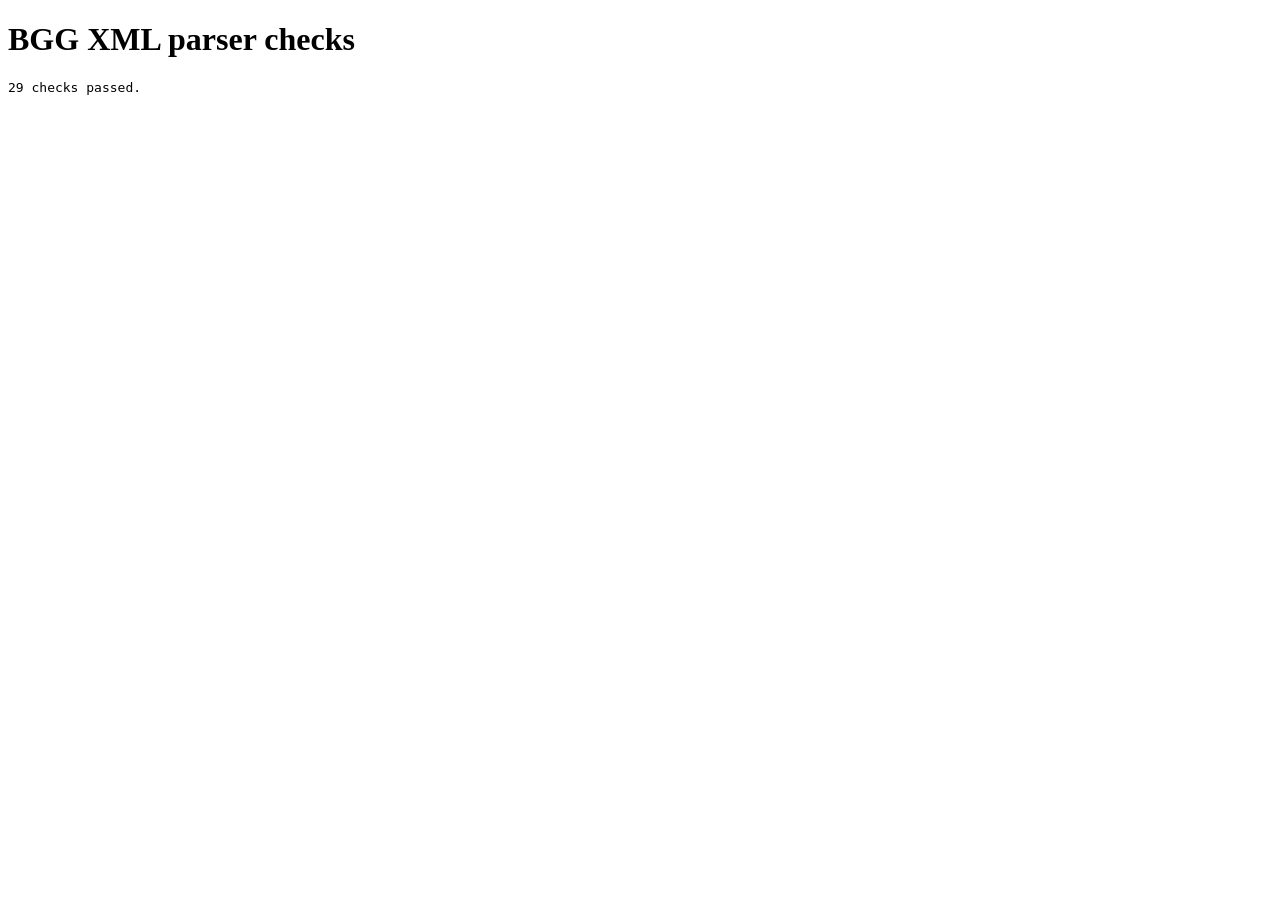
<file: tests/bgg-preview.html>
<!doctype html>
<html lang="en"><meta charset="utf-8"><title>BGG XML parser checks</title>
<h1>BGG XML parser checks</h1><pre id="results" role="status">Running…</pre>
<script>window.LocalApp = { config: {} };</script>
<script src="../assets/js/core/bgg.js"></script>
<script>
(async function () {
  const output = document.querySelector('#results');
  const api = window.LocalApp.bgg;
  let checks = 0;
  function check(value, message) { if (!value) throw new Error(message); checks++; }
  function rejects(text, message) { try { api.parseThing(text, '13'); } catch (_) { checks++; return; } throw new Error(message); }
  try {
    const xml = await fetch('fixtures/bgg-thing.xml').then(response => response.text());
    const { fields, warnings, image } = api.parseThing(xml, '13');
    check(fields.name === 'Catan' && fields.bggId === '13' && fields.year === 1995, 'Primary identity');
    check(fields.alternativeNames[0] === 'Settlers & Friends', 'Alternate names and XML entities');
    check(fields.minPlayers === 3 && fields.maxPlayers === 4 && fields.minMinutes === 60 && fields.maxMinutes === 120, 'Player and time limits');
    check(fields.bggRating === 7.1 && fields.complexityWeight === 2.3, 'Statistics');
    check(image === 'https://cf.geekdo-images.com/test-catan.png', 'BGG thumbnail');
    check(fields.additionalTypes.join(',') === 'Family,Strategy', 'Recognized BGG classifications');
    check(api.parseThing(xml.replace('name="unknown"', 'name="constructor"'), '13').fields.additionalTypes.join(',') === 'Family,Strategy', 'Unsupported classification names are ignored');
    check(!api.parseThing(xml.replace(/<ranks>[\s\S]*?<\/ranks>/, ''), '13').fields.additionalTypes, 'Missing classifications preserve existing types');
    const unsafeImages = xml.replace(/<thumbnail>[\s\S]*?<\/thumbnail>/, '<thumbnail>javascript:alert(1)</thumbnail>').replace(/<image>[\s\S]*?<\/image>/, '<image>https://untrusted.example/pixel.png</image>');
    check(!api.parseThing(unsafeImages, '13').image, 'Unsafe image URLs are ignored');
    check(fields.mechanisms.join(',') === 'Trading,Dice Rolling', 'Mechanisms');
    check(fields.expansions.join(',') === 'Seafarers', 'Outbound expansions, promo and fan filtering');
    check(fields.bestPlayers === '4' && fields.recommendedPlayers === '3' && fields.avoidPlayers === '2', 'Vote winners');
    check(warnings.some(value => value.includes('Tied')) && warnings.some(value => value.includes('Open-ended')), 'Neutral ties and skipped open-ended counts');
    const withoutVotes = api.parseThing(xml.replace(/<poll[\s\S]*?<\/poll>/, ''), '13');
    check(!('bestPlayers' in withoutVotes.fields), 'Absent polls preserve recommendations');
    const invalid = api.parseThing(xml.replace('value="3"', 'value="0"').replace('value="2.3"', 'value="0"'), '13');
    check(!('minPlayers' in invalid.fields) && !('complexityWeight' in invalid.fields), 'Unavailable/out-of-range values are skipped');
    rejects('<items><item>', 'Malformed XML');
    rejects('<!DOCTYPE items><items/>', 'Doctype rejected');
    rejects('<items/>', 'Missing game');
    rejects(xml.replace('id="13"', 'id="14"'), 'Wrong game');
    const search = api.parseSearch(await fetch('fixtures/bgg-search.xml').then(response => response.text()));
    check(search.length === 2 && search[1].id === '325', 'Game and expansion search');
    check(api.parseSearch('<items/>').length === 0, 'Empty search');
    const normalizedMap = { abstracts: 'Abstract', cgs: 'Customizable', thematic: 'Thematic', familygames: 'Family', childrensgames: "Children's", partygames: 'Party', strategygames: 'Strategy', wargames: 'Wargames' };
    for (const [key, label] of Object.entries(normalizedMap)) check(api.parseThing(xml.replace(/<ranks>[\s\S]*?<\/ranks>/, '<ranks><rank name="' + key + '"/></ranks>'), '13').fields.additionalTypes[0] === label, label + ' classification');
    output.textContent = checks + ' checks passed.';
    output.dataset.passed = 'true';
  } catch (error) { output.textContent = 'FAIL: ' + error.message; output.dataset.passed = 'false'; }
})();
</script></html>
</file>
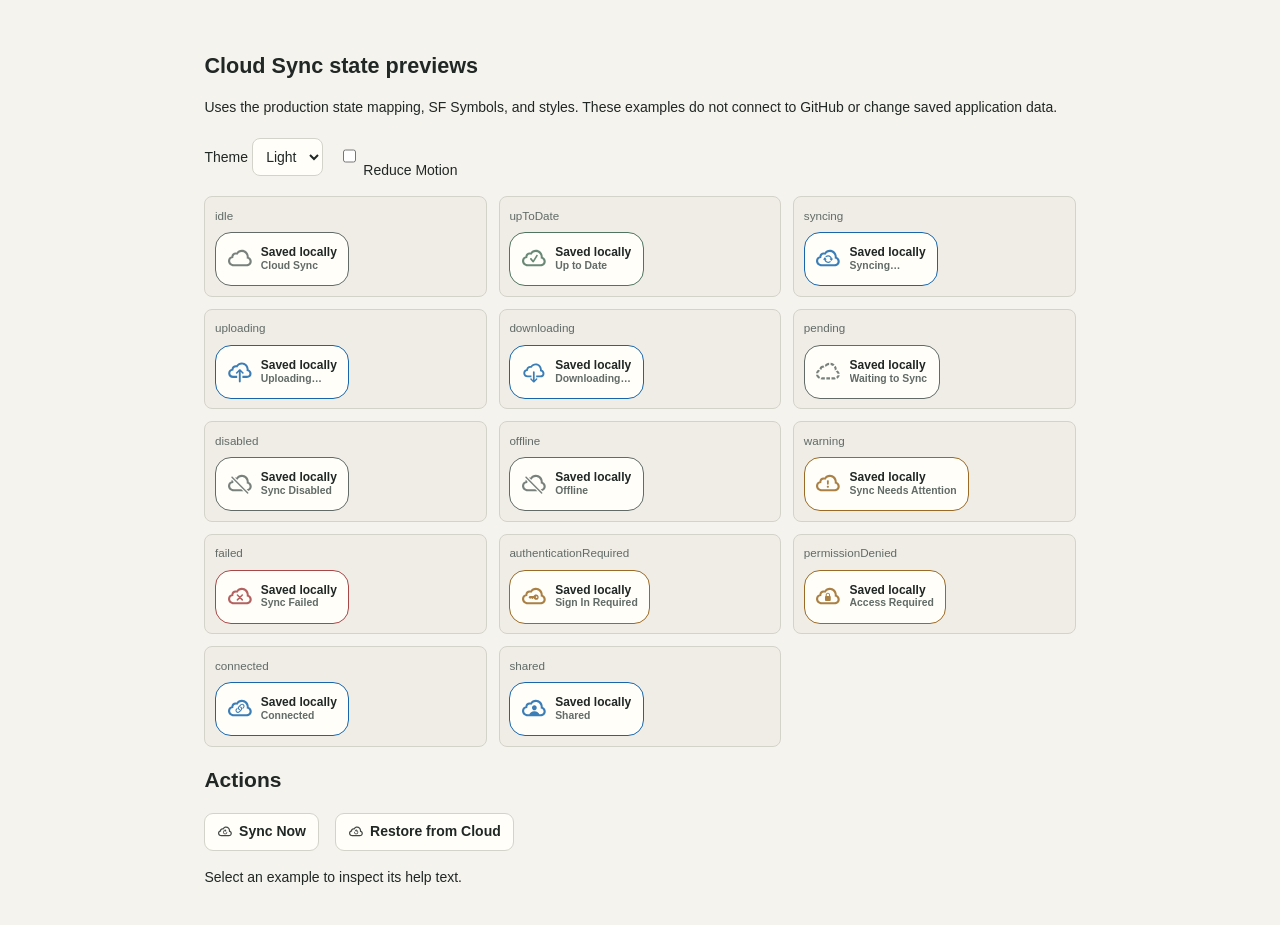
<file: tests/sync-preview.html>
<!doctype html>
<html lang="en" data-theme="light">
<head>
  <meta charset="utf-8">
  <meta name="viewport" content="width=device-width, initial-scale=1">
  <title>Cloud Sync state previews</title>
  <link rel="stylesheet" href="../assets/css/app.css">
  <script src="../assets/js/config.js"></script>
  <script src="../assets/js/icons.js"></script>
  <script src="../assets/js/core/sync.js"></script>
  <style>
    body { padding: 1.5rem; }
    main { max-width: 900px; margin: auto; }
    h1 { font-size: 1.35rem; }
    .preview-controls { display: flex; flex-wrap: wrap; align-items: center; gap: 1rem; margin: 1rem 0; }
    .preview-grid { display: grid; grid-template-columns: repeat(auto-fit, minmax(240px, 1fr)); gap: .75rem; }
    .preview-item { display: grid; justify-items: start; gap: .5rem; padding: .75rem; border: 1px solid var(--line); border-radius: var(--radius-small); }
    .preview-item > small { color: var(--muted); }
    .floating-button { box-shadow: none; }
    #preview-result { margin-top: 1rem; }
  </style>
</head>
<body>
  <main>
    <h1>Cloud Sync state previews</h1>
    <p>Uses the production state mapping, SF Symbols, and styles. These examples do not connect to GitHub or change saved application data.</p>
    <div class="preview-controls">
      <label>Theme <select id="theme"><option value="light">Light</option><option value="dark">Dark</option></select></label>
      <label><input id="reduce" type="checkbox"> Reduce Motion</label>
    </div>
    <div id="previews" class="preview-grid"></div>
    <h2>Actions</h2>
    <div id="actions" class="preview-controls"></div>
    <p id="preview-result" role="status">Select an example to inspect its help text.</p>
  </main>
  <script>
    const { sync, icons } = window.LocalApp;
    const root = document.documentElement;
    document.querySelector('#theme').addEventListener('change', event => { root.dataset.theme = event.target.value; });
    document.querySelector('#reduce').addEventListener('change', event => { root.dataset.motion = event.target.checked ? 'reduce' : 'full'; });
    const result = document.querySelector('#preview-result');
    for (const state of Object.values(sync.CloudSyncState)) {
      const info = sync.presentation(state);
      const card = document.createElement('div');
      card.className = 'preview-item';
      const caption = document.createElement('small');
      caption.textContent = state;
      const button = document.createElement('button');
      button.type = 'button';
      button.className = 'floating-button status-button';
      button.dataset.cloudSync = '';
      button.dataset.syncState = state;
      button.dataset.kind = info.kind;
      button.dataset.animation = info.animation;
      button.title = info.help;
      button.setAttribute('aria-label', info.accessibilityLabel);
      button.innerHTML = '<span class="floating-status-icon" data-sync-icon aria-hidden="true"></span><span class="floating-status-copy"><strong>Saved locally</strong><small></small></span>';
      icons.set(button.querySelector('[data-sync-icon]'), info.symbol);
      button.querySelector('small').textContent = info.title;
      button.addEventListener('click', () => { result.textContent = info.help; });
      card.append(caption, button);
      document.querySelector('#previews').append(card);
    }
    for (const name of ['syncNow', 'restore']) {
      const action = sync.actions[name];
      const button = document.createElement('button');
      button.type = 'button';
      button.className = 'button';
      button.title = action.help;
      button.setAttribute('aria-label', action.title);
      const icon = document.createElement('span');
      icon.setAttribute('aria-hidden', 'true');
      icons.set(icon, action.symbol);
      button.append(icon, document.createTextNode(action.title));
      button.addEventListener('click', () => { result.textContent = action.help; });
      document.querySelector('#actions').append(button);
    }
  </script>
</body>
</html>
</file>
<file: assets/css/app.css>
:root {
  color-scheme: light;
  --bg: #f5f3ed;
  --surface: #fffef9;
  --surface-2: #efede6;
  --surface-3: #e6e3db;
  --text: #202725;
  --muted: #626b67;
  --faint: #7b847f;
  --line: #d4d3ca;
  --line-strong: #b9bbb2;
  --shadow: 0 18px 50px rgba(25, 32, 29, .13);
  --shadow-small: 0 5px 18px rgba(25, 32, 29, .1);
  --accent: #315f73;
  --accent-strong: #274c5c;
  --accent-soft: #e2ebef;
  --accent-2: #b86b4b;
  --accent-2-soft: #f3e7e2;
  --success: #4f745f;
  --warning: #9b6a24;
  --danger: #a74747;
  --danger-soft: #f8e8e6;
  --sync-success: var(--success);
  --sync-info: #1766ac;
  --sync-warning: var(--warning);
  --sync-danger: var(--danger);
  --focus: #176e9a;
  --selection-bg: #176e9a;
  --selection-text: #fff;
  --radius: 14px;
  --radius-small: 9px;
  --control-height: max(38px, 2.375rem);
  --text-scale: 1;
  --safe-top: env(safe-area-inset-top, 0px);
  --safe-right: env(safe-area-inset-right, 0px);
  --safe-bottom: env(safe-area-inset-bottom, 0px);
  --safe-left: env(safe-area-inset-left, 0px);
  font-size: calc(16px * var(--text-scale));
}

:root[data-theme="dark"] {
  color-scheme: dark;
  --bg: #121616;
  --surface: #1a201f;
  --surface-2: #222927;
  --surface-3: #2a3330;
  --text: #edf1ed;
  --muted: #a5aea9;
  --faint: #818b86;
  --line: #39423f;
  --line-strong: #505b57;
  --shadow: 0 20px 60px rgba(0, 0, 0, .38);
  --shadow-small: 0 6px 22px rgba(0, 0, 0, .3);
  --danger-soft: #3a2323;
  --focus: #69bee6;
  --selection-bg: #69bee6;
  --selection-text: #121616;
  --sync-success: color-mix(in srgb, var(--success) 48%, #b4f3c9);
  --sync-info: #7bc2ff;
  --sync-warning: color-mix(in srgb, var(--warning) 40%, #ffd59b);
  --sync-danger: color-mix(in srgb, var(--danger) 40%, #ffb5b5);
}

*, *::before, *::after { box-sizing: border-box; }
html { min-width: 0; min-height: 100%; background: var(--bg); overflow-x: clip; }
body {
  min-width: 0;
  min-height: 100%;
  margin: 0;
  overflow-x: clip;
  background: var(--bg);
  color: var(--text);
  font-family: Helvetica, Arial, sans-serif;
  font-size: .875rem;
  line-height: 1.48;
  text-rendering: optimizeLegibility;
}
button, input, textarea, select { font: inherit; }
button, input, textarea, select { color: inherit; }
button { cursor: pointer; }
button:disabled { cursor: not-allowed; opacity: .48; }
img { max-width: 100%; }
a { color: var(--accent-strong); }
[hidden] { display: none !important; }

::selection { color: var(--selection-text); background-color: var(--selection-bg); }
:focus-visible { outline: 3px solid var(--focus); outline-offset: 2px; }
.visually-hidden {
  position: absolute !important;
  width: 1px !important;
  height: 1px !important;
  padding: 0 !important;
  margin: -1px !important;
  overflow: hidden !important;
  clip: rect(0, 0, 0, 0) !important;
  white-space: nowrap !important;
  border: 0 !important;
}
.skip-link { position: fixed; top: .5rem; left: .5rem; z-index: 200; transform: translateY(-150%); padding: .65rem .9rem; border-radius: var(--radius-small); background: var(--text); color: var(--surface); }
.skip-link:focus { transform: none; }

.button, .icon-button, .floating-button, .module-nav button, .version-pill, .toggle-button, .safe-link-button {
  appearance: none;
  min-height: var(--control-height);
  border: 1px solid var(--line);
  border-radius: var(--radius-small);
  background: var(--surface);
  color: var(--text);
  font-weight: 700;
}
.button, .toggle-button, .safe-link-button { display: inline-flex; align-items: center; justify-content: center; gap: .45rem; padding: .45rem .78rem; line-height: 1.25; }
.button:hover, .icon-button:hover, .toggle-button:hover, .safe-link-button:hover { border-color: var(--accent); background: var(--accent-soft); }
.button.primary, .floating-button.primary { border-color: var(--accent); background: var(--accent); color: #fff; }
.button.primary:hover, .floating-button.primary:hover { background: var(--accent-strong); }
.button.danger { border-color: var(--danger); background: var(--danger); color: #fff; }
.button.danger-text, .danger-text { color: var(--danger); }
.button.small { min-height: 31px; padding: .3rem .6rem; font-size: .75rem; }
.button.quiet { border-color: transparent; background: transparent; }
.icon-button { display: inline-grid; place-items: center; width: var(--control-height); min-width: var(--control-height); height: var(--control-height); padding: 0; line-height: 1; }
.sf-symbol { display: block; width: 1em; height: 1em; overflow: visible; fill: currentColor; color: inherit; pointer-events: none; }
.icon-button .sf-symbol, .floating-button .sf-symbol { width: 1.15rem; height: 1.15rem; }
.action-button { position: relative; white-space: nowrap; }
:root[data-button-style="icons"] .action-button .button-label { display: none; }
:root[data-button-style="icons"] .action-button { width: 46px; min-width: 46px; padding-inline: 0; }
:root[data-button-style="text"] .action-button .button-icon { display: none; }
.toggle-button[aria-pressed="true"], .segmented button[aria-pressed="true"] { border-color: var(--accent); background: var(--accent-soft); color: var(--accent-strong); }

[data-shortcut] { position: relative; }
[data-shortcut]::after {
  content: attr(data-shortcut);
  position: absolute;
  z-index: 8;
  right: -5px;
  top: -7px;
  min-width: 20px;
  padding: 2px 5px;
  border: 1px solid color-mix(in srgb, #a66b00 56%, var(--line));
  border-radius: 7px;
  background: #f7d88a;
  color: #2f2107;
  box-shadow: var(--shadow-small);
  font-size: .65rem;
  line-height: 1.2;
  text-align: center;
  opacity: 0;
  transform: translateY(3px) scale(.9);
  pointer-events: none;
  transition: opacity .12s ease, transform .12s ease;
}
[data-shortcut][data-shortcut-secondary]::after { content: attr(data-shortcut) "  " attr(data-shortcut-secondary); }
.shortcut-hints-visible [data-shortcut].shortcut-eligible::after { opacity: 1; transform: none; }

.app-header {
  position: sticky;
  top: 0;
  z-index: 30;
  display: grid;
  grid-template-columns: minmax(0, 1fr) minmax(260px, 520px) minmax(0, 1fr);
  grid-template-areas: "title search toolbar";
  align-items: center;
  gap: .65rem 1rem;
  min-width: 0;
  padding: calc(.65rem + var(--safe-top)) max(.9rem, var(--safe-right)) .65rem max(.9rem, var(--safe-left));
  border-bottom: 1px solid var(--line);
  background: color-mix(in srgb, var(--bg) 92%, transparent);
  backdrop-filter: blur(18px);
}
.title-cluster { grid-area: title; display: flex; align-items: center; min-width: 0; gap: .65rem; }
.app-icon-button { flex: 0 0 auto; width: 42px; height: 42px; padding: 0; overflow: visible; border: 1px solid var(--line); border-radius: 12px; background: var(--surface); box-shadow: var(--shadow-small); touch-action: manipulation; user-select: none; -webkit-touch-callout: none; }
.app-icon-button:active { transform: scale(.96); }
.app-icon-button[data-hold-active="true"] { border-color: var(--accent); box-shadow: 0 0 0 3px var(--accent-soft), var(--shadow-small); }
.app-icon-button img { display: block; width: 100%; height: 100%; border-radius: inherit; }
.identity-copy { display: grid; min-width: 0; gap: .18rem; line-height: 1.15; }
.app-name { overflow: hidden; color: var(--text); font-size: 1.05rem; font-weight: 800; text-overflow: ellipsis; white-space: nowrap; }
.identity-pill-row { display: flex; align-items: center; min-width: 0; gap: .3rem; flex-wrap: wrap; }
.version-pill, .environment-pill { display: inline-flex; align-items: center; justify-content: center; flex: 0 0 auto; width: fit-content; min-height: 22px; padding: .15rem .42rem; border: 1px solid var(--line); border-radius: 999px; font-size: .64rem; font-weight: 800; line-height: 1; text-align: center; }
.version-pill { background: var(--surface-2); color: var(--muted); }
.version-pill[data-developer="true"] { border-color: color-mix(in srgb, var(--accent) 42%, var(--line)); background: color-mix(in srgb, var(--accent) 13%, var(--surface)); color: var(--accent-strong); }
.environment-pill { letter-spacing: .06em; }
.beta-pill { border-color: color-mix(in srgb, #9333ea 48%, var(--line)); background: color-mix(in srgb, #9333ea 13%, var(--surface)); color: #7e22ce; }
:root[data-theme="dark"] .beta-pill { color: #d8b4fe; }
.global-search-wrap { grid-area: search; position: relative; display: flex; align-items: center; justify-self: center; width: 100%; max-width: 520px; min-width: 0; height: 42px; border: 1px solid var(--line); border-radius: 12px; background: var(--surface); box-shadow: inset 0 1px 0 color-mix(in srgb, #fff 50%, transparent); }
.global-search-wrap:focus-within { border-color: var(--accent); background: color-mix(in srgb, var(--accent) 7%, var(--surface)); box-shadow: 0 0 0 4px color-mix(in srgb, var(--accent) 32%, transparent), inset 0 0 0 1px var(--accent); }
.global-search-wrap input { width: 100%; min-width: 0; height: 100%; padding: 0 2.3rem 0 2.25rem; border: 0; outline: 0; background: transparent; }
.search-icon { position: absolute; left: .75rem; color: var(--muted); font-size: 1.15rem; }
.global-search-wrap > kbd { position: absolute; right: .65rem; min-width: 22px; padding: 2px 5px; border: 1px solid var(--line); border-radius: 5px; background: var(--surface-2); color: var(--muted); font-size: .68rem; text-align: center; }
.global-search-results { position: absolute; z-index: 70; top: calc(100% + .45rem); left: 0; right: 0; max-height: min(60vh, 440px); overflow-y: auto; padding: .35rem; border: 1px solid var(--line); border-radius: 12px; background: var(--surface); box-shadow: var(--shadow); }
.global-search-results button { display: flex; justify-content: space-between; align-items: center; width: 100%; min-height: 48px; padding: .55rem .65rem; border: 0; border-radius: 8px; background: transparent; text-align: left; }
.global-search-results button:hover, .global-search-results button:focus-visible { background: var(--accent-soft); }
.global-search-results button > span:first-child { display: grid; min-width: 0; }
.global-search-results strong, .global-search-results small { overflow: hidden; text-overflow: ellipsis; white-space: nowrap; }
.global-search-results small { color: var(--muted); }
.search-match { padding: 0 .08em; border-radius: 3px; background: color-mix(in srgb, var(--warning) 38%, var(--surface)); color: var(--text); font-weight: 850; }
.search-empty { padding: 1rem; color: var(--muted); text-align: center; }
.top-toolbar { grid-area: toolbar; display: flex; align-items: center; justify-self: end; gap: .25rem; min-width: 0; }
.top-toolbar .action-button { display: inline-flex; flex-direction: column; align-items: center; justify-content: center; width: 54px; min-width: 54px; min-height: 52px; padding: .3rem .25rem .25rem; gap: .12rem; border-color: transparent; border-radius: 12px; background: transparent; box-shadow: none; }
.top-toolbar .action-button:hover { border-color: transparent; background: var(--surface-2); }
.top-toolbar .action-button[aria-pressed="true"] { background: var(--accent-soft); color: var(--accent-strong); }
.top-toolbar .action-button.primary { border-color: var(--accent); background: var(--accent); color: #fff; }
.top-toolbar .button-icon { display: grid; place-items: center; width: 24px; height: 24px; font-size: 1.4rem; }
.top-toolbar .button-icon .sf-symbol { width: 22px; height: 22px; }
.top-toolbar .button-label { font-size: .62rem; font-weight: 650; line-height: 1.05; text-transform: none; }
:root[data-button-style="icons"] .top-toolbar .action-button { width: 46px; min-width: 46px; min-height: 46px; }
:root[data-button-style="text"] .top-toolbar .action-button { width: auto; min-width: 54px; min-height: 42px; padding-inline: .6rem; }
.whats-new-banner {
  position: relative;
  display: flex;
  align-items: center;
  justify-content: space-between;
  gap: 1rem;
  margin: .65rem max(.9rem, var(--safe-right)) 0 max(.9rem, var(--safe-left));
  padding: .7rem .85rem;
  border: 1px solid var(--line);
  border-left: 4px solid var(--accent-2);
  border-radius: var(--radius);
  background: var(--surface);
  box-shadow: var(--shadow-small);
}
.whats-new-banner { overflow: hidden; }
.whats-new-banner > div:first-child { display: grid; gap: .08rem; min-width: 0; }
.whats-new-banner strong { font-size: .95rem; }
.whats-new-banner span:last-child { color: var(--muted); }
.whats-new-timer { position: absolute; inset: auto 0 0; height: 3px; background: var(--surface-2); }
.whats-new-timer::after { position: absolute; inset: 0; background: var(--accent-2); content: ""; transform: scaleX(1); transform-origin: left center; }
.whats-new-banner.is-counting-down .whats-new-timer::after { animation: whats-new-countdown var(--whats-new-duration, 20000ms) linear forwards; }
@keyframes whats-new-countdown { to { transform: scaleX(0); } }
.banner-actions { display: flex; flex: 0 0 auto; gap: .35rem; }
.banner-actions .icon-button { width: 38px; min-width: 38px; height: 38px; }

.eyebrow { color: var(--muted); font-size: .66rem; font-weight: 800; letter-spacing: .08em; text-transform: uppercase; }

main { min-width: 0; padding: .75rem max(.9rem, var(--safe-right)) 0 max(.9rem, var(--safe-left)); }

.count-pill { display: inline-flex; align-items: center; justify-content: center; min-height: 28px; padding: .22rem .55rem; border: 1px solid var(--line); border-radius: 999px; background: var(--surface-2); color: var(--muted); font-size: .72rem; font-weight: 750; white-space: nowrap; }

.icon-preview { display: grid; place-items: center; width: 100%; min-width: 0; height: 62px; color: currentColor; }
.icon-preview .sf-symbol, .icon-preview > svg { display: block; width: 46px; height: 46px; max-width: 58px; max-height: 54px; fill: currentColor; }

.dialog-footer-spacer { flex: 1 1 auto; }

.module-surface { min-width: 0; }
.workspace-grid {
  --list-ratio: .38;
  display: grid;
  grid-template-columns: minmax(260px, calc((100% - 12px) * var(--list-ratio))) 12px minmax(340px, 1fr);
  min-width: 0;
  height: calc(100svh - 9.6rem - var(--safe-top));
  min-height: 470px;
  overflow: hidden;
  border: 1px solid var(--line);
  border-radius: var(--radius);
  background: var(--surface);
  box-shadow: var(--shadow-small);
}
.workspace-grid.hide-list { grid-template-columns: 0 0 minmax(0, 1fr); }
.workspace-grid.hide-detail { grid-template-columns: minmax(0, 1fr) 0 0; }
.workspace-grid.hide-list .list-panel, .workspace-grid.hide-list .panel-divider, .workspace-grid.hide-detail .detail-panel, .workspace-grid.hide-detail .panel-divider { visibility: hidden; overflow: hidden; }
.workspace-panel { display: flex; flex-direction: column; min-width: 0; min-height: 0; overflow: hidden; background: var(--surface); }
.list-panel { border-right: 1px solid var(--line); }
.detail-panel { position: relative; }
.panel-divider { position: relative; z-index: 3; width: 12px; min-width: 12px; height: 100%; padding: 0; border: 0; border-radius: 0; background: var(--surface-2); cursor: col-resize; touch-action: none; }
.panel-divider span { position: absolute; top: 50%; left: 50%; width: 3px; height: 38px; border-radius: 3px; background: var(--line-strong); transform: translate(-50%, -50%); }
.panel-divider:hover, .panel-divider:focus-visible { background: var(--accent-soft); }
.resizing-panels, .resizing-panels * { cursor: col-resize !important; user-select: none !important; }
.panel-header { display: flex; align-items: center; justify-content: space-between; gap: .75rem; min-height: 62px; padding: .7rem .85rem; border-bottom: 1px solid var(--line); background: var(--surface); }
.panel-header > div { display: grid; min-width: 0; }
.panel-header strong { overflow: hidden; font-size: .95rem; text-overflow: ellipsis; white-space: nowrap; }
.panel-header-actions { display: flex; align-items: center; gap: .35rem; }
.sticky-controls { position: sticky; top: 0; z-index: 4; background: var(--surface); }
.records-controls { display: grid; grid-template-columns: minmax(96px, 1fr) minmax(96px, 1fr) minmax(104px, 1fr) auto auto; align-items: end; gap: .4rem; padding: .55rem .65rem; border-bottom: 1px solid var(--line); }
.records-controls label, .roadmap-controls label { display: grid; min-width: 0; gap: .15rem; color: var(--muted); font-size: .68rem; font-weight: 700; }
input, textarea, select { min-width: 0; border: 1px solid var(--line); border-radius: 8px; background: var(--surface); }
input, select { min-height: var(--control-height); padding: .45rem .58rem; line-height: 1.25; }
textarea { width: 100%; padding: .58rem; resize: vertical; }
input:focus, textarea:focus, select:focus { border-color: var(--accent); outline: 0; box-shadow: 0 0 0 3px var(--accent-soft); }

.record-list, .document-list { flex: 1; min-height: 0; overflow-y: auto; overscroll-behavior: contain; padding: .45rem; scroll-padding: .5rem; }
.record-card, .document-card { position: relative; display: grid; grid-template-columns: 18px minmax(0, 1fr) auto; gap: .55rem; align-items: start; min-width: 0; margin-bottom: .4rem; padding: .72rem .55rem; border: 1px solid transparent; border-radius: 10px; background: transparent; }
.record-card:hover, .document-card:hover { border-color: var(--line); background: var(--surface-2); }
.record-card.selected, .document-card.selected { border-color: var(--accent); background: var(--accent-soft); }
.record-card.dragging, .document-card.dragging { opacity: .45; }
.drag-handle { color: var(--faint); cursor: grab; line-height: 1.5; }
.record-card-copy, .document-card > div { display: grid; min-width: 0; gap: .34rem; }
.record-card-title { display: flex; align-items: baseline; min-width: 0; gap: .4rem; }
.record-card-title strong, .document-card strong { overflow: hidden; text-overflow: ellipsis; white-space: nowrap; }
.favorite-mark { display: inline-grid; place-items: center; color: var(--warning); }
.favorite-mark .sf-symbol { width: .9rem; height: .9rem; }
.record-card-meta { display: flex; flex-wrap: wrap; align-items: center; gap: .35rem .55rem; color: var(--muted); font-size: .7rem; }
.record-card p, .document-card p { margin: .1rem 0 0; color: var(--muted); }
.record-card:not(.expanded) p { display: none; }
.record-menu-button, .document-card > .icon-button { width: 36px; min-width: 36px; height: 36px; min-height: 32px; border-color: transparent; background: transparent; color: var(--muted); }
.status-chip { display: inline-flex; align-items: center; gap: .28rem; padding: .12rem .38rem; border: 1px solid color-mix(in srgb, var(--status-color) 55%, var(--line)); border-radius: 999px; color: var(--status-color); font-weight: 800; background: color-mix(in srgb, var(--status-color) 10%, transparent); }
.tag-row { display: flex; flex-wrap: wrap; gap: .25rem; }
.tag { padding: .1rem .35rem; border-radius: 5px; background: var(--surface-3); color: var(--muted); font-size: .66rem; }
.record-list[data-view-mode="compact"] .record-card { margin-bottom: .12rem; padding-block: .42rem; }
.record-list[data-view-mode="compact"] .tag-row, .record-list[data-view-mode="compact"] .record-card p, .record-list[data-view-mode="compact"] .record-card-meta span:last-child { display: none; }

.detail-header { position: sticky; top: 0; z-index: 5; }
.mobile-back-button { display: none; align-items: center; gap: .35rem; border: 0; background: transparent; color: var(--accent-strong); font-weight: 800; }
.mobile-back-button .sf-symbol { width: 1.05rem; height: 1.05rem; }
.record-detail-form { display: grid; grid-template-columns: minmax(0, 1fr) minmax(0, 1fr); gap: .8rem; min-width: 0; min-height: 0; overflow-y: auto; padding: 1rem; scroll-padding-bottom: 5rem; }
.field { display: grid; align-content: start; min-width: 0; gap: .32rem; color: var(--muted); font-size: .73rem; font-weight: 750; }
.field > span { display: flex; justify-content: space-between; gap: .5rem; }
.field small, .field-help { color: var(--faint); font-weight: 500; }
.full { grid-column: 1 / -1; }
.external-link-row { min-height: 38px; }
.safe-link-button { width: fit-content; color: var(--accent-strong); }
.record-meta { display: flex; flex-wrap: wrap; gap: .75rem; padding-top: .25rem; color: var(--muted); font-size: .7rem; }
.detail-actions { display: flex; align-items: center; justify-content: space-between; gap: .75rem; padding-top: .7rem; border-top: 1px solid var(--line); }
.detail-actions > div { display: flex; gap: .35rem; }

.documents-controls { display: flex; align-items: center; gap: .45rem; padding: .55rem .65rem; border-bottom: 1px solid var(--line); }
.grow-control { flex: 1; min-width: 0; }
.grow-control input { width: 100%; }
.document-card { min-height: 74px; }
.document-card p { display: -webkit-box; overflow: hidden; -webkit-box-orient: vertical; -webkit-line-clamp: 2; }
.document-card small { color: var(--muted); }
.document-detail-panel { overflow-y: auto; }
.document-editor-shell { display: flex; flex: 1; flex-direction: column; min-width: 0; min-height: 0; padding: .8rem; }
.document-title-field { margin-bottom: .5rem; }
.document-title-field input { border-color: transparent; background: transparent; font-size: 1.28rem; font-weight: 800; }
.document-title-field input:hover { border-color: var(--line); }
.editor-toolbar { position: sticky; top: 0; z-index: 3; display: flex; flex-wrap: wrap; gap: .28rem; padding: .35rem; border: 1px solid var(--line); border-bottom: 0; border-radius: 10px 10px 0 0; background: var(--surface-2); }
.editor-toolbar button { min-height: 34px; padding: .25rem .55rem; border: 1px solid transparent; border-radius: 6px; background: transparent; }
.editor-toolbar button:hover { border-color: var(--line); background: var(--surface); }
.document-editor { flex: 1; min-height: 260px; overflow-y: auto; padding: clamp(1rem, 3vw, 2.5rem); border: 1px solid var(--line); border-radius: 0 0 10px 10px; background: var(--surface); font-size: 1rem; line-height: 1.7; }
.document-editor h2 { margin: 1.1em 0 .45em; font-size: 1.5em; }
.document-editor h3 { margin: 1em 0 .4em; font-size: 1.2em; }
.document-editor blockquote { margin: 1rem 0; padding: .2rem 0 .2rem 1rem; border-left: 4px solid var(--accent); color: var(--muted); }
.document-editor code { padding: .1rem .3rem; border-radius: 4px; background: var(--surface-2); }
.document-footer { display: flex; justify-content: space-between; align-items: center; gap: .75rem; padding: .65rem 0 0; color: var(--muted); font-size: .7rem; }
.document-footer > div { display: flex; gap: .35rem; }

.content-state { flex: 1; min-height: 0; overflow-y: auto; }
.empty-state { display: grid; place-items: center; align-content: center; min-height: 260px; padding: 2rem; text-align: center; }
.empty-state h3 { margin: .65rem 0 .2rem; }
.empty-state p { max-width: 42ch; margin: 0 0 1rem; color: var(--muted); }
.empty-icon { display: grid; place-items: center; width: 52px; height: 52px; border: 1px solid var(--line); border-radius: 16px; background: var(--surface-2); color: var(--accent); font-size: 1.5rem; }

.roadmap-surface { max-width: 1200px; margin: 0 auto; }
.roadmap-header { display: flex; align-items: flex-end; justify-content: space-between; gap: 1rem; margin-bottom: .8rem; }
.roadmap-header h1 { margin: .08rem 0; font-size: 1.55rem; }
.roadmap-header p { margin: 0; color: var(--muted); }
.count-pill, .status-pill, .priority-chip { display: inline-flex; align-items: center; min-height: 25px; padding: .2rem .5rem; border: 1px solid var(--line); border-radius: 999px; background: var(--surface-2); color: var(--muted); font-size: .7rem; font-weight: 800; }
.roadmap-controls { display: flex; align-items: end; gap: .5rem; margin-bottom: .75rem; padding: .65rem; border: 1px solid var(--line); border-radius: var(--radius); box-shadow: var(--shadow-small); }
.roadmap-list { display: grid; grid-template-columns: repeat(auto-fit, minmax(min(100%, 290px), 1fr)); gap: .7rem; }
.roadmap-card { display: flex; flex-direction: column; min-width: 0; padding: .85rem; border: 1px solid var(--line); border-top: 4px solid var(--accent); border-radius: var(--radius); background: var(--surface); box-shadow: var(--shadow-small); }
.roadmap-card[data-roadmap-state="released"] { border-top-color: var(--success); }
.roadmap-card[data-roadmap-state="wishlist"] { border-top-color: var(--accent-2); }
.roadmap-card header, .roadmap-card footer { display: flex; align-items: center; justify-content: space-between; gap: .5rem; color: var(--muted); font-size: .7rem; }
.roadmap-card h3 { margin: .65rem 0 .25rem; font-size: 1rem; }
.roadmap-card p { flex: 1; margin: 0 0 .75rem; color: var(--muted); }
.roadmap-card footer { justify-content: flex-start; flex-wrap: wrap; gap: .35rem .7rem; padding-top: .55rem; border-top: 1px solid var(--line); }
.roadmap-state { font-weight: 850; text-transform: capitalize; }

.floating-button { display: inline-flex; align-items: center; width: auto; max-width: min(310px, calc(100vw - 1.8rem - var(--safe-left) - var(--safe-right))); min-height: 54px; padding: .5rem .72rem; gap: .58rem; border-radius: 16px; box-shadow: var(--shadow); }
.floating-status-icon { display: grid; flex: 0 0 auto; place-items: center; font-size: 1.2rem; }
.floating-status-icon .sf-symbol { width: 1.5rem; height: 1.5rem; }
.floating-status-copy { display: grid; min-width: 0; text-align: left; line-height: 1.15; }
.floating-status-copy strong, .floating-status-copy small { overflow: hidden; text-overflow: ellipsis; white-space: nowrap; }
.floating-status-copy strong { color: var(--text); font-size: .75rem; }
.floating-status-copy small { color: var(--muted); font-size: .65rem; font-weight: 600; }
.status-button { border-color: var(--line-strong); background: var(--surface); color: var(--muted); }
[data-cloud-sync] { --sync-tint: var(--muted); }
[data-cloud-sync][data-kind="success"] { --sync-tint: var(--sync-success); }
[data-cloud-sync][data-kind="info"] { --sync-tint: var(--sync-info); }
[data-cloud-sync][data-kind="warning"] { --sync-tint: var(--sync-warning); }
[data-cloud-sync][data-kind="danger"] { --sync-tint: var(--sync-danger); }
.status-button[data-cloud-sync][data-kind], .status-pill[data-cloud-sync][data-kind] { border-color: var(--sync-tint); color: var(--sync-tint); }
.status-pill[data-cloud-sync] { gap: .35rem; }
.status-pill[data-cloud-sync] .sf-symbol { width: 1.15rem; height: 1.15rem; }
[data-cloud-sync][data-animation="rotate"] .sync-rotation { transform-box: fill-box; transform-origin: center; animation: spin 1.1s linear infinite; }
.status-button[aria-disabled="true"] { cursor: progress; }
.status-button[data-local-storage="unavailable"] [data-floating-local-label] { color: var(--sync-danger); }

dialog { width: min(680px, calc(100vw - 2rem)); max-height: min(88svh, 900px); padding: 0; overflow: hidden; border: 1px solid var(--line); border-radius: 18px; background: var(--surface); color: var(--text); box-shadow: var(--shadow); }
dialog::backdrop { background: rgba(10, 16, 14, .56); backdrop-filter: blur(3px); }
.dialog-shell, dialog > form { display: flex; flex-direction: column; min-height: 0; max-height: inherit; }
.dialog-header { display: flex; flex: 0 0 auto; align-items: center; justify-content: space-between; gap: 1rem; min-height: 64px; padding: .8rem 1rem; border-bottom: 1px solid var(--line); background: var(--surface); }
.dialog-header h2 { margin: 0; font-size: 1.12rem; }
.dialog-header > div { display: grid; }
.dialog-body { flex: 1 1 auto; min-height: 0; overflow-y: auto; overscroll-behavior: contain; padding: 1rem; }
.dialog-footer { display: flex; flex: 0 0 auto; justify-content: flex-end; gap: .45rem; padding: .75rem 1rem calc(.75rem + var(--safe-bottom)); border-top: 1px solid var(--line); background: var(--surface); }
.small-dialog { width: min(460px, calc(100vw - 2rem)); }
.form-dialog { width: min(620px, calc(100vw - 2rem)); }
.choice-dialog { width: min(560px, calc(100vw - 2rem)); }
.notes-dialog { width: min(900px, calc(100vw - 2rem)); height: min(80svh, 760px); }
.notes-dialog-title { display: flex; align-items: center; gap: .45rem; }
.notes-dialog-title-icon { display: inline-grid; place-items: center; color: var(--accent-strong); font-size: 1.05rem; }
.notes-dialog-body { display: flex; min-height: 0; }
.notes-textarea { flex: 1 1 auto; width: 100%; min-height: 0; resize: none; font-size: 1rem; line-height: 1.65; }
.form-grid { display: grid; grid-template-columns: 1fr 1fr; gap: .8rem; }
.choice-actions { display: grid; gap: .5rem; margin-top: 1rem; }
.choice-actions .button { display: grid; grid-template-columns: minmax(0, 1fr); justify-content: stretch; justify-items: stretch; gap: .75rem; height: auto; min-height: 60px; text-align: left; }
.choice-actions .button.has-symbol { grid-template-columns: 1.75rem minmax(0, 1fr); }
.choice-icon { display: grid; place-items: center; }
.choice-icon .sf-symbol { width: 1.6rem; height: 1.6rem; }
.choice-copy { display: grid; gap: .2rem; min-width: 0; overflow-wrap: anywhere; }
.choice-description { color: var(--muted); font-size: .72rem; font-weight: 500; }
.choice-actions .primary .choice-description { color: inherit; }

.support-dialog { width: min(1080px, calc(100vw - 2rem)); height: min(88svh, 860px); max-height: 88svh; }
.support-dialog > .dialog-shell { height: 100%; }
.support-header { min-height: 68px; }
.support-layout { display: grid; grid-template-columns: 180px minmax(0, 1fr); flex: 1; min-height: 0; overflow: hidden; }
.support-tabs { display: flex; flex-direction: column; gap: .25rem; min-width: 0; padding: .65rem; border-right: 1px solid var(--line); background: var(--surface-2); }
.support-tabs button { display: flex; align-items: center; gap: .55rem; min-height: 42px; padding: .5rem .65rem; border: 1px solid transparent; border-radius: 8px; background: transparent; color: var(--muted); font-weight: 750; text-align: left; }
.support-tab-icon { display: grid; flex: 0 0 1.15rem; place-items: center; width: 1.15rem; height: 1.15rem; }
.support-tab-icon .sf-symbol { width: 1.1rem; height: 1.1rem; }
.support-tabs button:hover { background: var(--surface); color: var(--text); }
.support-tabs button[aria-selected="true"] { border-color: var(--line); background: var(--surface); color: var(--accent-strong); box-shadow: var(--shadow-small); }
.support-panels { padding: 0; }
.support-panel { min-height: 100%; padding: 1rem; }
.settings-section { margin-bottom: .9rem; padding: .9rem; border: 1px solid var(--line); border-radius: var(--radius); background: var(--surface); }
.section-heading { display: flex; align-items: flex-start; justify-content: space-between; gap: 1rem; margin-bottom: .7rem; }
.section-heading h3 { margin: .05rem 0 0; font-size: 1rem; }
.section-intro { margin: 0 0 .75rem; color: var(--muted); }
.setting-row { display: flex; align-items: center; justify-content: space-between; gap: 1rem; min-height: 54px; padding: .55rem 0; border-top: 1px solid var(--line); }
.setting-row:first-of-type { border-top: 0; }
.setting-row > div:first-child, .setting-row > label:first-child { display: grid; min-width: 0; }
.setting-row small, .danger-zone small { color: var(--muted); font-weight: 500; }
.setting-row.stacked { align-items: flex-start; flex-direction: column; }
.segmented { display: inline-flex; min-height: var(--control-height); max-width: 100%; padding: 3px; border: 1px solid var(--line); border-radius: 10px; background: var(--surface-2); }
.segmented button { min-height: calc(var(--control-height) - 8px); padding: .25rem .62rem; line-height: 1.25; border: 1px solid transparent; border-radius: 7px; background: transparent; color: var(--muted); font-weight: 750; white-space: nowrap; }
.appearance-settings { display: grid; gap: .58rem; padding: .75rem .8rem; background: color-mix(in srgb, var(--surface) 86%, var(--surface-2) 14%); }
.compact-section-heading { margin-bottom: 0; }
.compact-section-heading h3 { margin: 0; font-size: .95rem; }
.appearance-settings .setting-row { display: grid; grid-template-columns: minmax(7.5rem, 9.5rem) minmax(0, 1fr); gap: .6rem; min-height: 34px; padding: 0; border: 0; }
.setting-label { color: var(--muted); font-size: .78rem; font-weight: 780; line-height: 1.1; }
.appearance-settings .segmented { display: grid; grid-auto-flow: column; grid-auto-columns: minmax(0, 1fr); width: 100%; }
.appearance-settings .segmented button { display: flex; align-items: center; justify-content: center; gap: .32rem; min-width: 0; padding-inline: .42rem; }
.appearance-segmented [data-symbol] { display: grid; flex: 0 0 1rem; place-items: center; width: 1rem; height: 1rem; }
.appearance-settings .segmented .sf-symbol, .appearance-settings .segmented [data-symbol] > svg { width: 1rem; height: 1rem; overflow: visible; }
.setting-note { margin: -.18rem 0 0; color: var(--muted); font-size: .72rem; line-height: 1.25; }
.appearance-footer { display: flex; align-items: center; justify-content: space-between; gap: .75rem; }
.appearance-footer .setting-note { margin: 0; }
.appearance-footer .button { flex: 0 0 auto; }
.text-size-control { display: grid; grid-template-columns: auto minmax(0, 1fr) auto; align-items: center; gap: .48rem; width: 100%; min-width: 0; }
.text-size-control .size-letter { color: var(--muted); font-weight: 850; line-height: 1; }
.text-size-control .size-letter.small { font-size: .74rem; }
.text-size-control .size-letter.large { font-size: 1.12rem; }
.text-size-slider-wrap { --thumb-ratio: .333; --text-thumb-width: 3.55rem; --text-thumb-half: 1.775rem; position: relative; display: grid; align-items: center; min-width: 0; }
.ios-range { --range-pct: 33.3%; appearance: none; width: 100%; min-width: 0; height: var(--control-height); min-height: var(--control-height); padding: 0; border: 0; border-radius: 999px; background: linear-gradient(to right, var(--accent) var(--range-pct), var(--surface-2) var(--range-pct)); cursor: pointer; }
.ios-range::-webkit-slider-thumb { appearance: none; width: var(--text-thumb-width); height: 30px; border: 1px solid color-mix(in srgb, var(--line) 78%, var(--text) 10%); border-radius: 999px; background: var(--surface); box-shadow: 0 2px 8px rgba(16, 24, 40, .22); }
.ios-range::-moz-range-thumb { width: var(--text-thumb-width); height: 30px; border: 1px solid color-mix(in srgb, var(--line) 78%, var(--text) 10%); border-radius: 999px; background: var(--surface); box-shadow: 0 2px 8px rgba(16, 24, 40, .22); }
.ios-range:focus-visible { outline: 3px solid color-mix(in srgb, var(--focus) 68%, transparent); outline-offset: 2px; }
.text-size-value { position: absolute; left: calc(var(--text-thumb-half) + (100% - var(--text-thumb-width)) * var(--thumb-ratio)); top: 50%; transform: translate(-50%, -50%); display: grid; place-items: center; width: var(--text-thumb-width); height: 30px; padding: 0; border: 0; border-radius: 999px; background: transparent; color: color-mix(in srgb, var(--text) 72%, var(--muted) 28%); font-size: .78rem; font-weight: 850; line-height: 1; pointer-events: none; text-align: center; text-shadow: 0 1px 0 color-mix(in srgb, var(--surface) 76%, transparent); }
.button-row { display: flex; flex-wrap: wrap; justify-content: flex-end; gap: .45rem; margin-top: .75rem; }
.danger-zone { display: flex; align-items: center; justify-content: space-between; gap: 1rem; margin-top: .65rem; padding: .7rem; border: 1px solid color-mix(in srgb, var(--danger) 40%, var(--line)); border-radius: 10px; background: var(--danger-soft); }
.danger-zone > div { display: grid; }
.inline-status { display: flex; align-items: flex-start; gap: .55rem; padding: .65rem; border: 1px solid var(--line); border-radius: 9px; background: var(--surface-2); color: var(--muted); }
.inline-status > span:last-child { display: grid; }
.inline-status.warning { border-color: var(--warning); color: var(--warning); }
.status-pill[data-kind="success"] { border-color: var(--success); color: var(--success); }
.status-pill[data-kind="warning"] { border-color: var(--warning); color: var(--warning); }
.status-pill[data-kind="danger"] { border-color: var(--danger); color: var(--danger); }
details { margin-top: .65rem; }
details > summary { width: fit-content; cursor: pointer; color: var(--accent-strong); font-weight: 750; }
.sync-payload-heading { display: inline-flex; align-items: center; gap: .5rem; vertical-align: middle; }
.sync-payload-heading .sf-symbol { width: 1.1rem; height: 1.1rem; }
.sync-payload > .setting-note { margin-top: .5rem; }
.sync-grid { margin-top: .75rem; }
.check-field { display: flex; align-items: center; gap: .45rem; color: var(--muted); }
.check-field input { min-height: 0; }
.compact-github-settings { margin-top: .75rem; padding-top: .75rem; border-top: 1px solid var(--line); }
.compact-github-header { display: grid; grid-template-columns: 2rem minmax(0, 1fr) auto; align-items: center; gap: .6rem; }
.compact-github-icon { display: grid; place-items: center; width: 2rem; height: 2rem; border: 1px solid var(--line); border-radius: 9px; background: var(--surface-2); color: var(--accent-strong); }
.compact-github-icon .sf-symbol { width: 1.1rem; height: 1.1rem; }
.compact-github-copy { display: grid; min-width: 0; }
.compact-github-copy small { overflow: hidden; color: var(--muted); font-size: .7rem; text-overflow: ellipsis; white-space: nowrap; }
.compact-app-repository-link { width: fit-content; max-width: 100%; overflow: hidden; color: var(--accent-strong); font-size: .7rem; font-weight: 700; text-decoration: underline; text-decoration-thickness: 1px; text-overflow: ellipsis; text-underline-offset: .16em; white-space: nowrap; }
.compact-app-repository-link:hover { color: var(--accent); text-decoration-thickness: 2px; }
.compact-app-repository-link:focus-visible { border-radius: 3px; outline: 3px solid color-mix(in srgb, var(--focus) 68%, transparent); outline-offset: 2px; }
.sync-target-line { display: flex; align-items: baseline; gap: 0; margin: .65rem 0 0; padding: .55rem .65rem; overflow-x: auto; border: 1px solid var(--line); border-radius: 9px; background: var(--surface-2); scrollbar-width: thin; }
.sync-target-item { display: flex; flex: 0 0 auto; align-items: baseline; gap: .3rem; min-width: max-content; white-space: nowrap; }
.sync-target-item + .sync-target-item { margin-left: .65rem; padding-left: .65rem; border-left: 1px solid var(--line); }
.sync-target-item dt { color: var(--muted); font-size: .66rem; font-weight: 700; }
.sync-target-item dd { margin: 0; color: var(--text); font-size: .73rem; font-weight: 800; }
.sync-target-item a[href] { color: var(--accent-strong); text-decoration: underline; text-decoration-thickness: 1px; text-underline-offset: .16em; }
.sync-target-item a[href]:hover { color: var(--accent); text-decoration-thickness: 2px; }
.sync-target-item a[href]:focus-visible { border-radius: 3px; outline: 3px solid color-mix(in srgb, var(--focus) 68%, transparent); outline-offset: 2px; }
.sync-token-field { margin-top: .55rem; }
.sync-token-state { color: var(--accent-strong) !important; font-weight: 750 !important; }
.sync-remember { display: flex; align-items: center; gap: .45rem; margin-top: .65rem; color: var(--text); font-size: .73rem; font-weight: 750; }
.sync-remember input { width: 18px; height: 18px; min-height: 0; }
.sync-remember small { color: var(--muted); font-weight: 500; }
.compact-sync-actions { align-items: center; margin-top: .65rem; }
.compact-sync-actions [data-sync-action-icon] .sf-symbol { width: 1.25rem; height: 1.25rem; }
.setting-button-icon { display: grid; flex: 0 0 1rem; place-items: center; width: 1rem; height: 1rem; }
.setting-button-icon .sf-symbol { width: 1rem; height: 1rem; }

.support-search { display: flex; flex-wrap: wrap; align-items: center; gap: .65rem; margin: -1rem -1rem .9rem; padding: .7rem 1rem; border-bottom: 1px solid var(--line); }
.help-content { display: grid; gap: .75rem; }
.help-section { padding: .8rem; border: 1px solid var(--line); border-radius: var(--radius); background: var(--surface); }
.help-section > h3 { margin: 0 0 .6rem; color: var(--accent-strong); font-size: .78rem; letter-spacing: .06em; text-transform: uppercase; }
.help-section article { padding: .65rem 0; border-top: 1px solid var(--line); }
.help-section article:first-of-type { border-top: 0; }
.help-section h4 { margin: 0 0 .2rem; }
.help-section p { margin: 0; color: var(--muted); }
.help-section kbd, .shortcut-row kbd { padding: .16rem .36rem; border: 1px solid var(--line-strong); border-bottom-width: 2px; border-radius: 5px; background: var(--surface-2); font: inherit; font-size: .72rem; }
.support-links { display: flex; flex-wrap: wrap; gap: .45rem; }
.support-section-title { display: flex; align-items: center; gap: .65rem; margin-bottom: .8rem; padding-bottom: .65rem; border-bottom: 1px solid var(--line); }
.support-section-title > [data-symbol] { display: grid; place-items: center; width: 1.25rem; height: 1.25rem; color: var(--accent-strong); }
.support-section-title .sf-symbol { width: 1.18rem; height: 1.18rem; }
.support-section-title > div { display: grid; }
.support-section-title h3 { margin: .05rem 0 0; font-size: 1rem; }
.support-section-title .eyebrow strong { color: var(--text); }
.release-summary { display: flex; align-items: flex-start; justify-content: space-between; gap: 1rem; margin-bottom: .8rem; }
.release-summary h3 { margin: .08rem 0; }
.release-summary p { max-width: 44ch; margin: 0; color: var(--muted); }
.release-list { display: grid; gap: .7rem; }
.release-card { margin: 0; padding: 0; border: 1px solid var(--line); border-radius: var(--radius); background: var(--surface); }
.release-card > summary { display: grid; grid-template-columns: minmax(0, 1fr) auto; gap: .45rem; width: 100%; padding: .8rem .9rem; cursor: pointer; list-style: none; }
.release-card > summary::-webkit-details-marker { display: none; }
.release-card > summary::after { content: "›"; grid-column: 2; grid-row: 1 / span 2; align-self: center; color: var(--muted); font-size: 1.2rem; transform: rotate(90deg); transition: transform .15s ease; }
.release-card[open] > summary::after { transform: rotate(-90deg); }
.release-card > summary .release-version-line, .release-card > summary h4 { grid-column: 1; }
.release-card-content { padding: 0 .9rem .9rem; border-top: 1px solid var(--line); }
.release-version-line { display: flex; flex-wrap: wrap; align-items: center; gap: .55rem; }
.release-card h4 { margin: 0; }
.release-card time { color: var(--muted); font-size: .72rem; }
.release-card-content > p { color: var(--muted); }
.release-sections { display: grid; grid-template-columns: repeat(auto-fit, minmax(180px, 1fr)); gap: .6rem; }
.release-section { padding: .6rem; border-radius: 8px; background: var(--surface-2); }
.release-section h5 { margin: 0 0 .35rem; }
.release-section ul { margin: 0; padding-left: 1.15rem; }
.shortcut-content { display: grid; grid-template-columns: repeat(auto-fit, minmax(260px, 1fr)); gap: .7rem; }
.shortcut-content section { padding: .75rem; border: 1px solid var(--line); border-radius: var(--radius); }
.shortcut-content h3 { margin: 0 0 .5rem; }
.shortcut-row { display: grid; grid-template-columns: minmax(84px, auto) minmax(0, 1fr); align-items: center; gap: .65rem; padding: .48rem 0; border-top: 1px solid var(--line); }
.shortcut-row:first-of-type { border-top: 0; }
.shortcut-row kbd { width: fit-content; }
.shortcut-key-pair { display: flex; align-items: center; gap: .3rem; flex-wrap: wrap; }
.shortcut-alternative { color: var(--muted); font-size: .68rem; }
.roadmap-sticky-controls { position: sticky; top: -1rem; z-index: 2; display: grid; gap: .42rem; margin: 0 0 .8rem; padding: .1rem 0 .65rem; background: var(--surface); }
.roadmap-search-row { display: grid; grid-template-columns: minmax(0, 1fr) auto; align-items: center; gap: .42rem; }
.roadmap-count-pill { display: inline-flex; align-items: center; justify-content: center; min-width: 4.5rem; min-height: var(--control-height); padding: .35rem .7rem; border: 1px solid var(--line); border-radius: 999px; background: var(--surface-2); color: var(--text); font-size: .78rem; font-weight: 850; white-space: nowrap; }
.roadmap-filters { display: grid; grid-template-columns: repeat(4, minmax(0, 1fr)); gap: .42rem; }
.roadmap-sort-row { display: flex; gap: .42rem; }
.roadmap-sort-row select { flex: 1; }
.roadmap-sort-row .button { flex: 0 0 auto; }
.diagnostic-grid { display: grid; grid-template-columns: repeat(auto-fit, minmax(210px, 1fr)); gap: .5rem; }
.diagnostic-grid > div { padding: .6rem; border: 1px solid var(--line); border-radius: 8px; background: var(--surface-2); }
.diagnostic-grid dt { color: var(--muted); font-size: .68rem; font-weight: 800; text-transform: uppercase; }
.diagnostic-grid dd { margin: .18rem 0 0; overflow-wrap: anywhere; }
.developer-tool-card { display: grid; gap: .7rem; margin-top: .8rem; padding: .75rem; border: 1px solid var(--line); border-radius: 10px; background: var(--surface-2); }
.developer-tool-card h4 { margin: 0; }
.developer-tool-card > div:first-child p { margin: .2rem 0 0; color: var(--muted); }
.developer-icon-controls { display: flex; flex-wrap: wrap; align-items: end; gap: .45rem; }
.developer-icon-controls label { display: grid; gap: .22rem; color: var(--muted); font-size: .7rem; font-weight: 750; }
.developer-icon-controls input { width: 9rem; }
.developer-icon-controls .button { display: inline-flex; align-items: center; gap: .35rem; }
.developer-icon-controls .sf-symbol { width: 1rem; height: 1rem; }
.developer-tool-card .inline-status { margin: 0; }
.developer-json { max-height: 330px; overflow: auto; padding: .75rem; border: 1px solid var(--line); border-radius: 10px; background: #101514; color: #d7e7df; font: .72rem/1.5 ui-monospace, SFMono-Regular, Menlo, Consolas, monospace; white-space: pre-wrap; overflow-wrap: anywhere; }
.sync-json { max-width: 100%; background: var(--surface-2); color: var(--text); }

.preview-grid { display: grid; grid-template-columns: 1fr 1fr; gap: .45rem; }
.preview-grid > div { padding: .6rem; border: 1px solid var(--line); border-radius: 8px; background: var(--surface-2); }
.preview-grid dt { color: var(--muted); font-size: .68rem; font-weight: 800; text-transform: uppercase; }
.preview-grid dd { margin: .18rem 0 0; overflow-wrap: anywhere; }

.global-popover { position: fixed; z-index: 120; width: min(280px, calc(100vw - 16px)); overflow-y: auto; padding: .32rem; border: 1px solid var(--line); border-radius: 11px; background: var(--surface); box-shadow: var(--shadow); }
.global-popover button { display: grid; grid-template-columns: 24px minmax(0, 1fr); align-items: center; width: 100%; min-height: 42px; padding: .45rem .55rem; border: 0; border-radius: 7px; background: transparent; text-align: left; }
.global-popover button:hover, .global-popover button:focus-visible { background: var(--accent-soft); }
.global-popover hr { margin: .3rem; border: 0; border-top: 1px solid var(--line); }
.menu-icon { display: grid; place-items: center; color: var(--muted); text-align: center; }
.menu-icon .sf-symbol { width: 1.05rem; height: 1.05rem; }

.app-toast { position: fixed; z-index: 150; left: 50%; bottom: calc(1rem + var(--safe-bottom)); display: grid; grid-template-columns: 20px minmax(0, 1fr) auto auto; align-items: center; gap: .65rem; width: min(480px, calc(100vw - 2rem)); padding: .7rem; border: 1px solid var(--line); border-left: 4px solid var(--accent); border-radius: var(--radius); background: var(--surface); box-shadow: var(--shadow); opacity: 0; transform: translate(-50%, 12px); transition: opacity .18s ease, transform .18s ease; }
.app-toast.visible { opacity: 1; transform: translate(-50%, 0); }
.app-toast[data-kind="success"] { border-left-color: var(--success); }
.app-toast[data-kind="warning"] { border-left-color: var(--warning); }
.app-toast[data-kind="danger"] { border-left-color: var(--danger); }
.app-toast > div { display: grid; min-width: 0; }
.app-toast span[data-toast-message] { color: var(--muted); }
.toast-action-icon { color: var(--accent-strong); }
.toast-mark { color: var(--accent); }
.app-toast[data-kind="success"] .toast-mark { color: var(--success); }
.app-toast[data-kind="warning"] .toast-mark { color: var(--warning); }
.app-toast[data-kind="danger"] .toast-mark { color: var(--danger); }
.loading-overlay { position: fixed; z-index: 180; inset: 0; display: grid; place-items: center; background: rgba(10, 16, 14, .38); backdrop-filter: blur(2px); }
.loading-card { display: flex; align-items: center; gap: .75rem; padding: 1rem 1.25rem; border: 1px solid var(--line); border-radius: var(--radius); background: var(--surface); box-shadow: var(--shadow); }
.spinner { width: 23px; height: 23px; border: 3px solid var(--line); border-top-color: var(--accent); border-radius: 50%; animation: spin .8s linear infinite; }
@keyframes spin { to { transform: rotate(360deg); } }

@media (max-width: 1180px) {
  .app-header { grid-template-columns: minmax(0, 1fr) minmax(220px, 420px) minmax(0, 1fr); }
  .top-toolbar { gap: .25rem; }
}

@media (max-width: 959px) {
  .app-header { grid-template-columns: minmax(190px, 1fr) minmax(220px, 1fr); grid-template-areas: "title toolbar" "search search"; }
  .top-toolbar { justify-content: flex-end; }
  .module-nav { top: calc(145px + var(--safe-top)); overflow-x: auto; }
  .workspace-grid { display: block; height: auto; min-height: calc(100svh - 13rem); overflow: visible; border: 0; background: transparent; box-shadow: none; }
  .workspace-panel { min-height: calc(100svh - 13rem); border: 1px solid var(--line); border-radius: var(--radius); box-shadow: var(--shadow-small); }
  .workspace-grid[data-mobile-screen="list"] .detail-panel { display: none; }
  .workspace-grid[data-mobile-screen="detail"] .list-panel { display: none; }
  .workspace-grid.hide-list .list-panel, .workspace-grid.hide-detail .detail-panel { visibility: visible; }
  .panel-divider { display: none; }
  .mobile-back-button { display: inline-flex; align-items: center; }
  .detail-header { flex-wrap: wrap; }
  .detail-header > div:first-of-type { flex: 1; }
}

@media (max-width: 699px) {
  :root { --control-height: 44px; }
  body { font-size: .9rem; }
  input, textarea, select { font-size: 16px; }
  .app-header { position: sticky; grid-template-columns: minmax(0, 1fr) auto; gap: .5rem; padding-inline: max(.55rem, var(--safe-left)) max(.55rem, var(--safe-right)); }
  .title-cluster { gap: .45rem; }
  .app-icon-button { width: 40px; height: 40px; }
  .identity-copy { max-width: min(47vw, 240px); }
  .app-name { font-size: .92rem; }
  .version-pill, .environment-pill { min-height: 20px; padding: .12rem .34rem; font-size: .58rem; }
  .top-toolbar .action-button { width: 49px; min-width: 49px; min-height: 48px; padding: .22rem .18rem .2rem; }
  .top-toolbar .button-label { font-size: .58rem; }
  .whats-new-banner { align-items: flex-start; margin-inline: .55rem; }
  .whats-new-banner { flex-direction: column; }
  .banner-actions { align-self: flex-end; }
  main { padding: .55rem max(.55rem, var(--safe-right)) 0 max(.55rem, var(--safe-left)); }
  .workspace-panel { min-height: calc(100svh - 13.2rem); border-radius: 12px; }
  .records-controls { grid-template-columns: minmax(0, 1fr) minmax(0, 1fr) auto auto; }
  .records-controls label:nth-child(3) { grid-column: 1 / 3; }
  .record-detail-form { grid-template-columns: 1fr; padding: .75rem; }
  .full { grid-column: 1; }
  .detail-actions, .document-footer { align-items: stretch; flex-direction: column; }
  .detail-actions > div, .document-footer > div { display: grid; grid-template-columns: 1fr 1fr; }
  .document-editor-shell { padding: .55rem; }
  .document-editor { min-height: 50svh; padding: 1rem; }
  .roadmap-header { align-items: flex-start; }
  .roadmap-controls { align-items: stretch; flex-direction: column; }
  .roadmap-controls label { width: 100%; }
  dialog.app-dialog {
    width: 100vw;
    max-width: 100vw;
    height: 100dvh;
    max-height: 100dvh;
    margin: 0;
    border: 0;
    border-radius: 0;
  }
  .dialog-header { padding-top: calc(.8rem + var(--safe-top)); }
  .dialog-body { padding-bottom: calc(1rem + var(--safe-bottom)); }
  .dialog-shell, dialog > form { height: 100%; max-height: 100dvh; }
  .form-grid { grid-template-columns: 1fr; }
  dialog.support-dialog { overflow-y: auto; overscroll-behavior-y: contain; -webkit-overflow-scrolling: touch; }
  .support-dialog > .dialog-shell { height: auto; min-height: 100%; max-height: none; overflow: visible; }
  .support-dialog .support-header { position: sticky; z-index: 8; top: 0; }
  .support-layout { display: block; flex: 0 0 auto; min-height: 0; overflow: visible; }
  .support-tabs { flex: 0 0 auto; flex-direction: row; overflow-x: auto; overflow-y: hidden; padding: .45rem; border-right: 0; border-bottom: 1px solid var(--line); }
  .support-tabs button { flex: 0 0 auto; min-height: 40px; white-space: nowrap; }
  .support-panels { min-height: 0; overflow: visible; }
  .support-panel { min-height: 0; padding: .7rem; }
  .support-search { margin: -.7rem -.7rem .7rem; padding: .55rem .7rem; }
  .setting-row { align-items: flex-start; flex-direction: column; gap: .55rem; }
  .appearance-settings .setting-row { grid-template-columns: 1fr; }
  .appearance-footer { align-items: stretch; flex-direction: column; }
  .appearance-footer .button { width: 100%; }
  .setting-row > .segmented, .setting-row > select, .setting-row > input[type="range"] { width: 100%; }
  .text-size-control { width: 100%; max-width: none; min-width: 0; }
  .sync-remember { align-items: flex-start; flex-wrap: wrap; }
  .segmented { overflow-x: auto; }
  .segmented button { flex: 1; }
  .danger-zone { align-items: stretch; flex-direction: column; }
  .danger-zone .button { width: 100%; }
  .release-summary { flex-direction: column; }
  .release-sections { grid-template-columns: 1fr; }
  .roadmap-filters { grid-template-columns: 1fr 1fr; }
  .roadmap-sort-row { align-items: stretch; flex-direction: column; }
  .shortcut-content { grid-template-columns: 1fr; }
  .preview-grid { grid-template-columns: 1fr; }
  .app-toast { bottom: calc(.5rem + var(--safe-bottom)); width: calc(100vw - 1rem - var(--safe-left) - var(--safe-right)); grid-template-columns: 18px minmax(0, 1fr) auto; }
  .app-toast > .button[data-toast-action] { grid-column: 2 / 4; }
  .app-toast > .icon-button { grid-column: 3; grid-row: 1; }
  .app-toast > .toast-action-icon { grid-column: 3; grid-row: 2; }
}

@media (prefers-reduced-motion: reduce) {
  *, *::before, *::after { scroll-behavior: auto !important; animation-duration: .001ms !important; animation-iteration-count: 1 !important; transition-duration: .001ms !important; }
  [data-cloud-sync] .sync-rotation { animation: none !important; }
}
:root[data-motion="reduce"] [data-cloud-sync] .sync-rotation { animation: none !important; }
:root[data-motion="reduce"] *, :root[data-motion="reduce"] *::before, :root[data-motion="reduce"] *::after { scroll-behavior: auto !important; animation-duration: .001ms !important; animation-iteration-count: 1 !important; transition-duration: .001ms !important; }
:root[data-motion="reduce"] .whats-new-banner.is-counting-down .whats-new-timer::after { animation-duration: var(--whats-new-duration, 20000ms) !important; animation-timing-function: steps(30, end); }

@media (forced-colors: active) {
  .status-chip, .roadmap-card, .status-button { forced-color-adjust: auto; }
  :focus-visible { outline: 3px solid Highlight; }
}

@media (prefers-contrast: more) {
  .status-button[data-cloud-sync], .status-pill[data-cloud-sync] { border-width: 2px; }
  [data-cloud-sync] svg { opacity: 1; }
}

.global-search-wrap.name-only input { padding-right: 4.2rem; }

/* Shared shell actions stay in the top bar on every screen size. */
.top-toolbar .toolbar-status { display: inline-flex; align-items: center; gap: .4rem; max-width: 155px; min-height: 44px; padding: .25rem .4rem; box-shadow: none; }
#updateAppButton[data-update-available="true"] .button-icon { color: #d52c20; }
[data-theme="dark"] #updateAppButton[data-update-available="true"] .button-icon { color: #ff7367; }
@media (max-width: 1199px) {
  .top-toolbar .toolbar-status { width: 44px; min-width: 44px; justify-content: center; }
  .top-toolbar .toolbar-status .floating-status-copy { display: none; }
}
@media (max-width: 379px) {
  .top-toolbar .action-button { width: 44px; min-width: 44px; }
  .top-toolbar .button-label { font-size: .54rem; }
  .identity-copy { max-width: 40vw; }
}

/* Keep dialogs clear of cutouts in either phone orientation. */
@media (max-width: 699px), (max-height: 500px) and (pointer: coarse) {
  .dialog-header, .dialog-body, .dialog-footer {
    padding-left: max(1rem, var(--safe-left));
    padding-right: max(1rem, var(--safe-right));
  }
  .dialog-header > div { min-width: 0; }
  .dialog-header h2 { overflow-wrap: anywhere; }
  .dialog-footer { flex-wrap: wrap; }
  .appearance-settings .segmented button { min-height: 44px; white-space: normal; flex-wrap: wrap; }
}

@media (max-width: 399px) {
  .title-cluster { flex-direction: column; gap: .15rem; }
  .title-cluster .app-icon-button { width: 32px; height: 32px; }
  .title-cluster .app-name { display: none; }
  .title-cluster .identity-copy { max-width: none; }
  .top-toolbar { gap: .15rem; }
  .top-toolbar .action-button { width: 44px; min-width: 44px; }
}

.global-search-wrap { height: 52px; }

.global-search-wrap input::-webkit-search-cancel-button { display: none; }

/* Keep the search shortcut badge above the input, clear of the C badge. */
.global-search-wrap[data-shortcut]::after { right: 57px; }
</file>
<file: assets/css/game.css>
/* Game Timer views: Play (setup, session, statistics), Library, and History. Uses shell tokens only. */

:root {
  --gt-gap: .75rem;
  --gt-card-radius: 16px;
  --gt-tab-height: 42px;
  --wishlist-rose: #c0436a;
  --gt-header-offset: var(--app-header-height, calc(69px + var(--safe-top)));
}

.glyph { display: inline-grid; flex: 0 0 auto; place-items: center; width: 1.05em; height: 1.05em; }
.glyph .sf-symbol { width: 100%; height: 100%; }
.button .glyph { width: 1rem; height: 1rem; }
.muted { color: var(--muted); }
.text-link { padding: 0; border: 0; background: transparent; color: var(--accent-strong); font-weight: 750; text-decoration: underline; text-underline-offset: 2px; }
.text-link:hover { color: var(--accent); }
.dot { display: inline-block; flex: 0 0 auto; width: .72rem; height: .72rem; border-radius: 50%; background: var(--accent); box-shadow: 0 0 0 2px color-mix(in srgb, var(--accent) 22%, transparent), inset 0 0 0 1px rgba(0, 0, 0, .12); }
.empty-state { gap: .35rem; min-height: 200px; border: 1px dashed var(--line-strong); border-radius: var(--gt-card-radius); color: var(--muted); }
.empty-state > .glyph { width: 2rem; height: 2rem; color: var(--faint); }
.empty-state strong { color: var(--text); font-size: 1rem; }
.empty-state .button { margin-top: .5rem; }
.empty-note { margin: .5rem 0 0; color: var(--muted); font-size: .8rem; }
.panel-note { color: var(--muted); font-size: .72rem; font-weight: 600; }
.inline-control { display: inline-flex; align-items: center; gap: .45rem; }
.inline-control input { width: 6rem; }

/* ---------- Section tabs ---------- */

/* Header: title · section tabs · search · toolbar */
.app-header { grid-template-columns: auto auto minmax(180px, 440px) minmax(0, 1fr); grid-template-areas: "title tabs search toolbar"; }
.app-header .global-search-wrap { justify-self: stretch; }
.view-tabs { grid-area: tabs; display: flex; align-items: center; gap: 3px; padding: 3px; border: 1px solid var(--line); border-radius: 999px; background: var(--surface-2); }
.view-tabs [role="tab"] { position: relative; display: inline-flex; align-items: center; justify-content: center; gap: .4rem; min-height: var(--gt-tab-height); padding: .3rem .95rem; border: 0; border-radius: 999px; background: transparent; color: var(--muted); font-weight: 800; white-space: nowrap; }
.view-tabs [role="tab"]:hover { background: var(--surface); color: var(--text); }
.view-tabs [role="tab"][aria-selected="true"] { background: var(--accent); color: #fff; box-shadow: var(--shadow-small); }
.view-tab-icon { display: grid; flex: 0 0 auto; width: 1.15rem; height: 1.15rem; }
.view-tab-icon .sf-symbol { width: 100%; height: 100%; }
.tab-count { min-width: 1.4rem; padding: .05rem .4rem; border-radius: 999px; background: var(--surface-2); color: var(--muted); font-size: .68rem; line-height: 1.3; }
[aria-selected="true"] > .tab-count { background: rgba(255, 255, 255, .25); color: #fff; }
.live-dot { width: .55rem; height: .55rem; border-radius: 50%; background: var(--success); box-shadow: 0 0 0 3px color-mix(in srgb, var(--success) 30%, transparent); animation: live-pulse 1.6s ease-in-out infinite; }
[aria-selected="true"] > .live-dot { background: #fff; }
@keyframes live-pulse { 50% { box-shadow: 0 0 0 6px color-mix(in srgb, var(--success) 0%, transparent); } }

.view-panel { padding-bottom: calc(2rem + var(--safe-bottom)); }

/* ---------- Shared bars and panels ---------- */

.play-bar { display: flex; flex-wrap: wrap; align-items: center; justify-content: space-between; gap: var(--gt-gap); margin-bottom: var(--gt-gap); padding: .7rem .8rem; border: 1px solid var(--line); border-radius: var(--gt-card-radius); background: var(--surface); box-shadow: var(--shadow-small); }
.play-bar-actions { display: flex; flex-wrap: wrap; align-items: center; justify-content: flex-end; gap: .45rem; }
.play-bar-actions .button { min-height: 44px; padding-inline: 1rem; }
.start-button { min-width: 7rem; font-size: 1rem; }
.panel { min-width: 0; padding: .85rem; border: 1px solid var(--line); border-radius: var(--gt-card-radius); background: var(--surface); box-shadow: var(--shadow-small); }
.panel-head { display: flex; flex-wrap: wrap; align-items: center; justify-content: space-between; gap: .5rem; margin-bottom: .65rem; }
.panel-head h3 { margin: 0; font-size: 1rem; }
.panel-head > div:first-child { display: grid; gap: .05rem; }
.panel-actions { display: flex; flex-wrap: wrap; align-items: center; gap: .35rem; }
.label-row { display: flex; align-items: center; justify-content: space-between; gap: .5rem; margin: .65rem 0 .35rem; }
.summary-title { display: grid; gap: .12rem; min-width: 0; }
.summary-title h2 { margin: 0; font-size: 1.2rem; }
.summary-title small { color: var(--muted); }
.search-field input { width: 100%; min-width: 10rem; }
.select-field { display: grid; gap: .12rem; }
.select-field select { min-width: 9rem; }
.segmented.compact button { padding-inline: .5rem; font-size: .75rem; }
.segmented button { display: inline-flex; align-items: center; gap: .35rem; }
.segmented button .glyph { width: .95rem; height: .95rem; }
.filter-row { display: flex; flex-wrap: wrap; align-items: flex-end; gap: .5rem; min-width: 0; }

.game-title-line { display: inline-flex; flex-wrap: wrap; align-items: baseline; gap: .35rem; min-width: 0; }
.game-title-name { overflow-wrap: anywhere; }
.game-year-tag { padding: .05rem .32rem; border-radius: 5px; background: var(--surface-2); color: var(--muted); font-size: .68em; font-weight: 750; }

.own-pill, .fit-pill, .plays-pill, .placement-chip, .selection-pill, .starter-pill, .session-chip { display: inline-flex; align-items: center; gap: .28rem; min-height: 22px; padding: .1rem .45rem; border: 1px solid var(--line); border-radius: 999px; background: var(--surface-2); color: var(--muted); font-size: .68rem; font-weight: 800; line-height: 1.2; white-space: nowrap; }
.own-pill { border-color: color-mix(in srgb, var(--success) 45%, var(--line)); background: color-mix(in srgb, var(--success) 12%, var(--surface)); color: var(--success); }
.own-pill.is-wishlist { border-color: color-mix(in srgb, var(--wishlist-rose) 45%, var(--line)); background: color-mix(in srgb, var(--wishlist-rose) 10%, var(--surface)); color: var(--wishlist-rose); }
.own-pill.is-wishlist .glyph, .owner-pill.is-wishlist .glyph, .wishlist-choice .glyph { color: var(--wishlist-rose); transform: scale(.7); }
.own-pill.is-unowned { border-color: var(--line); background: transparent; color: var(--faint); }
.own-pill .glyph, .session-chip .glyph { width: .8rem; height: .8rem; }
.fit-pill.is-best { border-color: color-mix(in srgb, var(--accent) 50%, var(--line)); background: var(--accent-soft); color: var(--accent-strong); }
.fit-pill.is-good { border-color: color-mix(in srgb, var(--accent-2) 45%, var(--line)); background: var(--accent-2-soft); color: var(--accent-2); }
.fit-pill.is-avoid, .fit-pill.is-outside { border-color: color-mix(in srgb, var(--danger) 40%, var(--line)); background: var(--danger-soft); color: var(--danger); }
.selection-pill .dot { width: .6rem; height: .6rem; }
.selection-pill.is-rainbow .dot, .color-btn.is-rainbow .color-dot, .swatch.is-rainbow { background: conic-gradient(#ef4444, #f97316, #facc15, #22c55e, #38bdf8, #8b5cf6, #ec4899, #ef4444); }
.starter-pill { border-color: var(--accent); background: var(--accent); color: #fff; }
.tag-badge { display: inline-grid; place-items: center; min-width: 1.15rem; height: 1.15rem; padding: 0 .2rem; border: 1px solid var(--line); border-radius: 5px; background: var(--surface-2); color: var(--muted); font-size: .62rem; font-weight: 900; }
.tag-badge.is-verified { border-color: color-mix(in srgb, var(--success) 50%, var(--line)); color: var(--success); }
.count-pill { gap: .3rem; }
.count-pill .glyph { width: .8rem; height: .8rem; }

/* ---------- Setup ---------- */

.game-picker-toggle { position: relative; display: flex; align-items: center; flex: 1 1 22rem; min-width: 0; height: 44px; min-height: 44px; box-sizing: border-box; padding: .35rem 2.6rem .35rem .7rem; border: 1px solid var(--line); border-radius: 12px; background: var(--surface-2); text-align: left; }
.game-picker-toggle:hover { border-color: var(--accent); }
.picker-line { display: flex; align-items: center; gap: .55rem; min-width: 0; width: 100%; overflow-x: auto; white-space: nowrap; scrollbar-width: none; }
.picker-line::-webkit-scrollbar { display: none; }
.picker-line > * { flex-shrink: 0; }
.picker-line .game-title-line { flex-wrap: nowrap; }
.picker-line .game-title-name { overflow-wrap: normal; }
.picker-title { font-size: .9rem; font-weight: 850; }
.picker-meta { display: inline-flex; flex-wrap: nowrap; align-items: center; gap: .3rem; }
.picker-mode { color: var(--muted); font-size: .72rem; }
.game-picker-toggle .game-summary { display: inline-flex; align-items: center; gap: .25rem; white-space: nowrap; line-height: 1.2; }
.game-picker-toggle .player-count-badges { display: inline-flex; flex-wrap: nowrap; }
.picker-chevron { position: absolute; top: 50%; right: .8rem; display: grid; width: 1rem; height: 1rem; color: var(--muted); transform: translateY(-50%); transition: transform .18s ease; }
.picker-chevron .sf-symbol { width: 100%; height: 100%; }
.game-picker-toggle[aria-expanded="true"] .picker-chevron { transform: translateY(-50%) rotate(180deg); }

.game-panel { margin-bottom: var(--gt-gap); }
.game-panel:not([hidden]) { display: flex; flex-direction: column; height: var(--game-picker-height, 70svh); min-height: 160px; }
.game-panel > .panel-head { flex-shrink: 0; }
.game-panel-tools { display: flex; flex-wrap: wrap; align-items: center; gap: .45rem; }
.game-list { display: grid; grid-template-columns: repeat(6, minmax(0, 1fr)); align-content: start; gap: .45rem; flex: 1; min-height: 0; max-height: none; overflow-y: auto; overscroll-behavior: contain; padding: .1rem; }
.game-option-card { position: relative; height: 100%; min-width: 0; }
.game-option-info { position: absolute; top: .35rem; right: .35rem; display: flex; align-items: center; }
.game-option-info .sheet-info-button { width: 24px; height: 24px; padding: 3px; }
.game-option-info .glyph { width: 18px; height: 18px; }
.game-option { display: flex; align-items: center; justify-content: space-between; gap: .6rem; width: 100%; height: 100%; min-height: 76px; padding: .6rem .7rem; border: 1px solid var(--line); border-radius: 12px; background: var(--surface); text-align: left; }
.game-option.is-wishlist-only { background: color-mix(in srgb, var(--wishlist-rose) 12%, var(--surface)); }
.game-option:hover { border-color: var(--accent); background: var(--accent-soft); }
.game-option[aria-pressed="true"] { border-color: var(--accent); background: var(--accent-soft); box-shadow: inset 0 0 0 1px var(--accent); }
.game-option.is-hidden { display: none; }
[role="listitem"]:has(.game-option.is-hidden) { display: none; }
.game-option-main { display: grid; gap: .2rem; min-width: 0; }
.game-option-title { padding-right: 42px; overflow-wrap: anywhere; display: flex; flex-wrap: wrap; align-items: center; gap: .3rem; font-size: .92rem; }
.game-option small { color: var(--muted); font-size: .7rem; line-height: 1.35; white-space: pre-line; }
.game-option-meta { display: flex; flex-wrap: wrap; gap: .25rem; }
.game-option-meta:empty { display: none; }
.swatches { display: flex; flex-wrap: wrap; justify-content: flex-end; gap: 3px; max-width: 74px; }
.swatch { width: 12px; height: 12px; border-radius: 4px; background: var(--swatch); box-shadow: inset 0 0 0 1px rgba(0, 0, 0, .14); }
.swatch.is-rainbow { width: 22px; height: 22px; border-radius: 50%; }
.swatch-count { color: var(--muted); font-size: .62rem; font-weight: 800; }

.setup-grid { display: grid; grid-template-columns: minmax(0, 1.05fr) minmax(0, 1fr); grid-template-areas: "add order" "other order"; align-items: start; gap: var(--gt-gap); }
.player-add-panel { grid-area: add; }
.turn-order-panel { grid-area: order; position: sticky; top: calc(var(--gt-header-offset) + .5rem); }
.other-panel { grid-area: other; }
.color-grid { display: grid; grid-template-columns: repeat(auto-fill, minmax(112px, 1fr)); gap: .35rem; }
.color-grid.is-compact { grid-template-columns: repeat(4, minmax(0, 1fr)); margin-bottom: .55rem; }
.color-btn { display: flex; align-items: center; gap: .45rem; min-width: 0; min-height: 40px; padding: .35rem .5rem; border: 1px solid var(--line); border-radius: 10px; background: var(--surface); font-size: .76rem; font-weight: 750; text-align: left; }
.color-btn span:last-child { overflow: hidden; text-overflow: ellipsis; white-space: nowrap; }
.color-btn:hover { border-color: var(--swatch); }
.color-btn[aria-pressed="true"] { border-color: var(--text); box-shadow: inset 0 0 0 1px var(--text); }
.color-dot { flex: 0 0 auto; width: 1.05rem; height: 1.05rem; border-radius: 50%; background: var(--swatch); box-shadow: inset 0 0 0 1px rgba(0, 0, 0, .18); }
.chip-grid { display: flex; flex-wrap: wrap; gap: .35rem; }
.chip-btn { display: inline-flex; align-items: center; gap: .4rem; min-height: 38px; padding: .3rem .7rem; border: 1px solid var(--line); border-radius: 999px; background: var(--surface); font-weight: 750; }
.chip-btn:hover { border-color: var(--accent); background: var(--accent-soft); }
.chip-btn[aria-pressed="true"] { border-color: color-mix(in srgb, var(--accent) 60%, var(--line)); background: color-mix(in srgb, var(--accent) 16%, var(--surface)); }
.chip-btn .dot { width: .65rem; height: .65rem; }
.name-chip[aria-pressed="true"] { opacity: .55; }
.custom-add { display: flex; align-items: center; gap: .45rem; margin-top: .65rem; }
.custom-add .grow-control input { width: 100%; }

.turn-order-rule { display: flex; align-items: flex-start; gap: .6rem; margin-bottom: .6rem; padding: .6rem .7rem; border: 1px solid color-mix(in srgb, var(--accent-2) 38%, var(--line)); border-radius: 12px; background: var(--accent-2-soft); }
.turn-order-rule > span:last-child { display: grid; gap: .1rem; font-size: .78rem; }
.turn-order-rule-icon { font-size: 1.1rem; }
.roster-list { display: grid; gap: .4rem; }
.other-list { margin-top: .65rem; }
.roster-row { display: grid; grid-template-columns: 36px minmax(0, 1fr) auto 40px 40px; align-items: center; gap: .4rem; padding: .3rem; border: 1px solid var(--line); border-left: 5px solid var(--accent); border-radius: 12px; background: var(--surface); }
.roster-row .drag-handle { display: grid; place-items: center; width: 36px; height: 36px; padding: 0; border: 0; border-radius: 9px; background: transparent; color: var(--faint); touch-action: none; }
.roster-row .drag-handle .sf-symbol { width: 1.15rem; height: 1.15rem; }
.roster-row .drag-handle.is-locked { cursor: default; }
.roster-row button.drag-handle:hover { background: var(--surface-2); color: var(--text); }
.roster-row.is-dragging { border-color: var(--accent); box-shadow: var(--shadow); opacity: .9; }
.roster-row.is-starter { box-shadow: inset 0 0 0 1px var(--accent); background: color-mix(in srgb, var(--accent) 7%, var(--surface)); }
.roster-row.is-spinning { animation: spin-flicker .14s steps(2) infinite; border-color: var(--warning); }
.roster-row.is-pending { opacity: .55; font-style: italic; }
.roster-row.is-just-locked { animation: locked-flash .45s ease; }
@keyframes spin-flicker { 50% { background: color-mix(in srgb, var(--warning) 12%, var(--surface)); } }
@keyframes locked-flash { from { background: color-mix(in srgb, var(--success) 30%, var(--surface)); } }
.roster-name-cell { display: grid; gap: .05rem; min-width: 0; }
.roster-name-cell input { width: 100%; min-height: 36px; padding: .3rem .45rem; border-color: transparent; background: transparent; font-weight: 750; }
.roster-name-cell input:hover:not(:disabled) { border-color: var(--line); }
.roster-faction { padding-left: .45rem; color: var(--muted); font-size: .7rem; font-weight: 700; }
.roster-faction.is-primary { color: var(--text); font-size: .82rem; }
.roster-color { position: relative; display: grid; place-items: center; width: 40px; height: 40px; border-radius: 10px; cursor: pointer; }
.roster-color-swatch { width: 26px; height: 26px; border-radius: 50%; background: var(--accent); box-shadow: inset 0 0 0 1px rgba(0, 0, 0, .2), 0 0 0 3px var(--surface), 0 0 0 4px var(--line); }
.roster-color input { position: absolute; inset: 0; width: 100%; height: 100%; min-height: 0; padding: 0; border: 0; opacity: 0; cursor: pointer; }
.roster-color:focus-within .roster-color-swatch { box-shadow: 0 0 0 3px var(--focus); }
.remove-btn { width: 40px; min-width: 40px; height: 40px; border-color: transparent; background: transparent; color: var(--faint); }
.remove-btn:hover:not(:disabled) { color: var(--danger); }
.remove-btn .sf-symbol { width: .9rem; height: .9rem; }
.empty-panel { padding: 1.2rem; border: 1px dashed var(--line-strong); border-radius: 12px; color: var(--muted); text-align: center; }

/* ---------- Session ---------- */

.play-session { display: grid; grid-template-rows: auto minmax(0, 1fr) auto; gap: var(--gt-gap); min-height: calc(100svh - var(--gt-header-offset) - 1.6rem - var(--safe-bottom)); }
.session-bar { display: grid; grid-template-columns: minmax(0, 1fr) auto auto auto; align-items: center; gap: var(--gt-gap); padding: .6rem .8rem; border: 1px solid var(--line); border-radius: var(--gt-card-radius); background: var(--surface); box-shadow: var(--shadow-small); }
.current-chip { display: grid; gap: .05rem; min-width: 0; padding-left: .7rem; border-left: 5px solid var(--accent); }
.session-game { color: var(--muted); font-size: .76rem; font-weight: 750; }
.current-name { display: flex; flex-wrap: wrap; align-items: baseline; gap: .45rem; }
.current-name strong { font-size: 1.3rem; }
.current-name span { color: var(--muted); }
.metric-strip { display: flex; gap: .4rem; }
.metric { display: grid; min-width: 5.2rem; padding: .3rem .6rem; border-radius: 10px; background: var(--surface-2); text-align: center; }
.metric strong { font-size: 1.05rem; font-variant-numeric: tabular-nums; }
.session-flags { display: flex; gap: .3rem; }
.session-flags:empty { display: none; }
.session-chip.is-demo { border-color: color-mix(in srgb, #9333ea 45%, var(--line)); color: #9333ea; }
.end-button { min-height: 46px; padding-inline: 1.1rem; }

.players-grid { display: grid; grid-template-columns: repeat(var(--player-cols), minmax(0, 1fr)); grid-auto-rows: minmax(220px, 1fr); gap: var(--gt-gap); min-height: 0; }
.player-card { position: relative; display: grid; grid-template-rows: auto auto auto auto minmax(0, 1fr); gap: .35rem; min-width: 0; min-height: 0; overflow: hidden; padding: .8rem .85rem; border: 1px solid var(--line); border-top: 6px solid var(--accent); border-radius: var(--gt-card-radius); background: linear-gradient(180deg, color-mix(in srgb, var(--accent) 7%, var(--surface)), var(--surface) 55%); box-shadow: var(--shadow-small); cursor: pointer; user-select: none; -webkit-tap-highlight-color: transparent; touch-action: manipulation; transition: transform .12s ease, box-shadow .2s ease, border-color .2s ease; }
.player-card:hover { border-color: color-mix(in srgb, var(--accent) 60%, var(--line)); }
.player-card:active { transform: scale(.985); }
.player-card.is-other { border-top-style: dashed; background: var(--surface); }
.player-card.is-active { border-color: var(--accent); background: linear-gradient(180deg, color-mix(in srgb, var(--accent) 24%, var(--surface)), color-mix(in srgb, var(--accent) 8%, var(--surface))); box-shadow: 0 0 0 3px color-mix(in srgb, var(--accent) 45%, transparent), var(--shadow); }
.player-card.is-active::after { content: ""; position: absolute; inset: 0; border-radius: inherit; box-shadow: inset 0 0 0 2px color-mix(in srgb, var(--accent) 65%, transparent); animation: active-glow 2.4s ease-in-out infinite; pointer-events: none; }
.player-card.is-paused::after { animation: none; opacity: .4; }
.player-card.is-overtime { border-color: var(--danger); box-shadow: 0 0 0 3px color-mix(in srgb, var(--danger) 55%, transparent), var(--shadow); }
.player-card.is-overtime .live-time { color: var(--danger); }
@keyframes active-glow { 50% { box-shadow: inset 0 0 0 5px color-mix(in srgb, var(--accent) 35%, transparent); } }
.player-head { display: grid; grid-template-columns: auto minmax(0, 1fr) auto; align-items: center; gap: .5rem; }
.player-head .dot { width: .9rem; height: .9rem; }
.player-names { min-width: 0; }
.player-name { overflow: hidden; font-size: 1.12rem; font-weight: 850; text-overflow: ellipsis; white-space: nowrap; }
.player-subname { overflow: hidden; color: var(--muted); font-size: .74rem; font-weight: 650; text-overflow: ellipsis; white-space: nowrap; }
.awards { display: inline-flex; flex-wrap: nowrap; gap: .1rem; font-size: 1rem; line-height: 1; }
.live-time { font-size: clamp(2rem, 5.2vw, 3.6rem); font-weight: 850; letter-spacing: -.02em; line-height: 1; font-variant-numeric: tabular-nums; }
.card-state { color: var(--muted); font-size: .72rem; font-weight: 750; text-transform: uppercase; letter-spacing: .06em; }
.player-card.is-active .card-state { color: var(--text); }
.stat-grid { display: grid; grid-template-columns: repeat(3, minmax(0, 1fr)); gap: .3rem; }
.stat { display: grid; padding: .3rem .4rem; border-radius: 9px; background: color-mix(in srgb, var(--surface-2) 80%, transparent); }
.stat span { color: var(--muted); font-size: .64rem; font-weight: 800; text-transform: uppercase; letter-spacing: .06em; }
.stat strong { font-size: .86rem; font-variant-numeric: tabular-nums; }
.turn-list { display: grid; align-content: start; gap: .15rem; min-height: 0; margin: 0; padding: 0; overflow-y: auto; list-style: none; font-size: .78rem; }
.turn-list li { display: flex; justify-content: space-between; gap: .5rem; padding: .18rem .1rem; border-bottom: 1px solid color-mix(in srgb, var(--line) 60%, transparent); font-variant-numeric: tabular-nums; }
.turn-list .empty-list { justify-content: center; border: 0; color: var(--faint); }
.turn-label { display: inline-flex; align-items: center; gap: .3rem; color: var(--muted); }
.turn-badges { display: inline-flex; gap: .1rem; }
.players-grid[data-density="insightful"] .turn-list { display: none; }
.players-grid[data-density="essential"] .turn-list, .players-grid[data-density="essential"] .stat-grid, .players-grid[data-density="essential"] .card-state { display: none; }
.players-grid[data-density="essential"] .live-time { font-size: clamp(1.6rem, 4vw, 2.4rem); }

.session-controls { position: sticky; bottom: calc(.5rem + var(--safe-bottom)); z-index: 5; display: grid; grid-template-columns: minmax(0, 1fr) minmax(0, 2fr); gap: var(--gt-gap); padding: .5rem; border: 1px solid var(--line); border-radius: calc(var(--gt-card-radius) + 4px); background: color-mix(in srgb, var(--surface) 92%, transparent); backdrop-filter: blur(16px); box-shadow: var(--shadow); }
.session-controls .button { min-height: 60px; font-size: 1.05rem; }
.session-controls .button .glyph { width: 1.25rem; height: 1.25rem; }
.pause-button[aria-pressed="true"] { border-color: var(--warning); background: color-mix(in srgb, var(--warning) 18%, var(--surface)); color: var(--warning); }
.play-session.is-paused .players-grid { filter: saturate(.55); }

/* ---------- Statistics ---------- */

.summary-body { display: grid; gap: var(--gt-gap); }
.winner-banner { display: flex; align-items: center; gap: .75rem; padding: .8rem 1rem; border: 1px solid color-mix(in srgb, #d4a017 55%, var(--line)); border-radius: var(--gt-card-radius); background: linear-gradient(120deg, color-mix(in srgb, #d4a017 22%, var(--surface)), var(--surface)); }
.winner-banner > .glyph { width: 2rem; height: 2rem; color: #b8860b; }
.winner-banner > span { display: grid; }
.winner-banner strong { font-size: 1.25rem; }
.kpi-row { display: grid; grid-template-columns: repeat(auto-fit, minmax(120px, 1fr)); gap: .5rem; }
.kpi { display: grid; gap: .1rem; padding: .7rem .8rem; border: 1px solid var(--line); border-radius: 12px; background: var(--surface); box-shadow: var(--shadow-small); }
.kpi strong { font-size: 1.35rem; font-variant-numeric: tabular-nums; }
.kpi strong.kpi-text { overflow: hidden; font-size: 1rem; text-overflow: ellipsis; white-space: nowrap; }
.summary-grid { display: grid; grid-template-columns: minmax(0, 1fr); align-items: start; gap: var(--gt-gap); }
@media (min-width: 1400px) { .summary-grid { grid-template-columns: minmax(0, 1.5fr) minmax(0, 1fr); } }
.table-wrap { overflow-x: auto; }
.stats-table { width: 100%; border-collapse: collapse; font-variant-numeric: tabular-nums; }
.stats-table th, .stats-table td { padding: .5rem .45rem; border-bottom: 1px solid var(--line); text-align: right; white-space: nowrap; }
.stats-table thead th { color: var(--muted); font-size: .66rem; font-weight: 850; letter-spacing: .06em; text-transform: uppercase; }
.stats-table th:first-child { width: 100%; min-width: 11rem; text-align: left; font-weight: 500; }
.stats-table tr.is-winner th, .stats-table tr.is-winner td { background: color-mix(in srgb, #d4a017 9%, transparent); }
.stats-table .is-longest { color: var(--accent-strong); font-weight: 800; }
.name-cell { display: grid; grid-template-columns: auto minmax(0, 1fr) auto; align-items: center; gap: .5rem; }
.name-text { display: grid; min-width: 0; }
.name-text strong, .name-text span { overflow: hidden; text-overflow: ellipsis; }
.name-text span { color: var(--muted); font-size: .72rem; }
.name-extras { display: inline-grid; grid-template-columns: 5.4rem 5.2rem; align-items: center; gap: .35rem; }
.name-extras .awards { justify-content: flex-start; min-width: 0; }
.placement-select { width: 100%; min-height: 34px; padding: .2rem 1.5rem .2rem .45rem; font-size: .78rem; font-weight: 750; }
.placement-chip { justify-self: start; border-color: color-mix(in srgb, var(--accent) 40%, var(--line)); color: var(--accent-strong); }
.placement-chip:empty { visibility: hidden; }

.timeline-scroll { overflow-x: auto; }
.timeline-lanes { display: grid; gap: .3rem; min-width: 520px; }
.timeline-lane, .timeline-scale { display: grid; grid-template-columns: minmax(6rem, 9rem) minmax(0, 1fr); align-items: center; gap: .6rem; }
.timeline-lane-label { display: flex; align-items: center; gap: .4rem; min-width: 0; overflow: hidden; color: var(--muted); font-size: .74rem; font-weight: 750; white-space: nowrap; text-overflow: ellipsis; }
.timeline-lane-label .dot { width: .6rem; height: .6rem; }
.timeline-lane-track { position: relative; height: 16px; overflow: hidden; border-radius: 6px; background: var(--surface-2); }
.timeline-lane.is-combined .timeline-lane-track { height: 24px; }
.timeline-lane.is-combined { padding-bottom: .3rem; border-bottom: 1px solid var(--line); }
.timeline-segment { position: absolute; top: 0; bottom: 0; left: var(--start); width: max(2px, var(--width)); background: var(--lane); box-shadow: inset -1px 0 0 rgba(0, 0, 0, .14); }
.timeline-segment.is-setup { background: repeating-linear-gradient(135deg, var(--lane), var(--lane) 4px, color-mix(in srgb, var(--lane) 60%, transparent) 4px, color-mix(in srgb, var(--lane) 60%, transparent) 8px); }
.timeline-segment.is-pause { background: repeating-linear-gradient(135deg, var(--text), var(--text) 3px, transparent 3px, transparent 6px); opacity: .55; }
.timeline-segment.is-player-longest { box-shadow: inset 0 0 0 2px var(--text); }
.timeline-scale-track { position: relative; height: 1.2rem; }
.timeline-tick { position: absolute; left: var(--x); color: var(--faint); font-size: .64rem; transform: translateX(-50%); white-space: nowrap; }
.timeline-tick.is-start { transform: none; }
.timeline-tick.is-end { transform: translateX(-100%); }

.share-choice-grid { display: grid; grid-template-columns: repeat(2, minmax(0, 1fr)); gap: .6rem; margin: .8rem 0; }
.share-choice { flex-direction: column; min-height: 96px; font-size: 1rem; }
.share-choice .glyph { width: 1.6rem; height: 1.6rem; }
.share-text { min-height: 260px; font-family: ui-monospace, Menlo, monospace; font-size: .78rem; }
.share-image { display: block; width: 100%; border: 1px solid var(--line); border-radius: 12px; }
.capture-root .summary-body { width: 100%; }
.capture-heading { display: none; }
.capture-root .capture-heading { display: grid; gap: .1rem; padding: .2rem .2rem .4rem; }
.capture-title { font-size: 1.5rem; font-weight: 850; }
.capture-root .panel-note { display: none; }

/* ---------- Library ---------- */

.library-bar .segmented button { min-height: 38px; }
.library-summary { display: flex; flex-wrap: wrap; gap: .3rem; }
.history .play-bar .filter-row { flex: 1 1 32rem; justify-content: flex-end; }
.history .play-bar .search-field { max-width: 22rem; }
.library-filters { display: grid; gap: .75rem; margin-bottom: .5rem; }
.present-picker { display: grid; gap: .45rem; }
.count-stepper { display: inline-flex; align-items: center; gap: .45rem; }
.count-stepper output { min-width: 5.5rem; font-weight: 800; text-align: center; }
.count-stepper .icon-button { font-size: 1.2rem; }
.results-line { margin: .3rem .2rem .55rem; color: var(--muted); font-size: .76rem; }
.library-grid { display: grid; grid-template-columns: repeat(auto-fill, minmax(280px, 1fr)); gap: var(--gt-gap); }
.library-grid > .empty-state { grid-column: 1 / -1; }
.library-card { display: grid; grid-template-rows: minmax(0, 1fr) auto; overflow: hidden; border: 1px solid var(--line); border-radius: var(--gt-card-radius); background: var(--surface); box-shadow: var(--shadow-small); }
.library-card.is-owned { border-left: 5px solid var(--success); }
.library-card.is-available { box-shadow: 0 0 0 2px color-mix(in srgb, var(--accent) 45%, transparent), var(--shadow-small); }
.library-card-main { display: grid; align-content: start; gap: .45rem; padding: .8rem .85rem .6rem; border: 0; background: transparent; text-align: left; }
.library-card-main:hover { background: color-mix(in srgb, var(--accent) 5%, transparent); }
.library-card-title { display: flex; flex-wrap: wrap; align-items: baseline; justify-content: space-between; gap: .4rem; font-size: 1rem; font-weight: 850; }
.library-card-facts, .library-card-stats { display: flex; flex-wrap: wrap; gap: .25rem .7rem; color: var(--muted); font-size: .74rem; }
.library-card-facts span, .library-card-stats span { display: inline-flex; align-items: center; gap: .25rem; }
.library-card-facts .glyph, .library-card-stats .glyph { width: .85rem; height: .85rem; color: var(--faint); }
.library-card-stats strong { color: var(--text); }
.library-card-pills { display: flex; flex-wrap: wrap; gap: .25rem; }
.library-card-actions { display: flex; gap: .4rem; padding: .55rem .85rem .75rem; border-top: 1px solid var(--line); background: var(--surface-2); }
.library-card-actions .button { flex: 1; }
.own-toggle[aria-pressed="true"] { border-color: color-mix(in srgb, var(--success) 55%, var(--line)); background: color-mix(in srgb, var(--success) 13%, var(--surface)); color: var(--success); }
.rating { color: #c58b00; font-size: .8rem; letter-spacing: .05em; white-space: nowrap; }
.rating span { color: var(--line-strong); }

.game-dialog { width: min(760px, calc(100vw - 2rem)); }
.game-detail { display: grid; gap: 1rem; }
.game-detail-range { margin: 0; color: var(--muted); }
.fit-strip { display: flex; flex-wrap: wrap; gap: .3rem; }
.fit-cell { display: grid; min-width: 3.1rem; padding: .3rem .45rem; border: 1px solid var(--line); border-radius: 9px; background: var(--surface-2); text-align: center; }
.fit-cell small { color: var(--muted); font-size: .6rem; font-weight: 800; text-transform: uppercase; }
.fit-cell.is-best { border-color: var(--accent); background: var(--accent-soft); color: var(--accent-strong); }
.fit-cell.is-good { border-color: color-mix(in srgb, var(--accent-2) 50%, var(--line)); background: var(--accent-2-soft); }
.fit-cell.is-avoid { border-color: color-mix(in srgb, var(--danger) 45%, var(--line)); background: var(--danger-soft); }
.detail-section { display: grid; gap: .6rem; padding-top: .85rem; border-top: 1px solid var(--line); }
.detail-section h3 { margin: 0; font-size: .98rem; }
.owner-picker { display: grid; gap: .4rem; }
.rating-picker { display: flex; flex-wrap: wrap; align-items: center; gap: .15rem; }
.rating-picker .eyebrow { margin-right: .4rem; }
.star-button { width: 38px; height: 38px; padding: 0; border: 0; border-radius: 8px; background: transparent; color: #c58b00; font-size: 1.35rem; line-height: 1; }
.star-button:hover { background: var(--surface-2); }
.detail-stats, .person-stats { display: grid; grid-template-columns: repeat(auto-fill, minmax(110px, 1fr)); gap: .4rem; margin: 0; }
.detail-stats > div, .person-stats > div { padding: .45rem .55rem; border-radius: 10px; background: var(--surface-2); }
.detail-stats dt, .person-stats dt { color: var(--muted); font-size: .64rem; font-weight: 850; letter-spacing: .06em; text-transform: uppercase; }
.detail-stats dd, .person-stats dd { margin: 0; font-size: 1rem; font-weight: 800; font-variant-numeric: tabular-nums; }
.winner-list { display: flex; flex-wrap: wrap; align-items: center; gap: .3rem; }
.winner-list .eyebrow { margin-right: .3rem; }
.recent-list { display: grid; gap: .25rem; margin: 0; padding: 0; list-style: none; font-size: .8rem; }
.recent-list li { display: grid; grid-template-columns: auto minmax(0, 1fr) auto; gap: .6rem; padding: .35rem 0; border-bottom: 1px solid var(--line); }
.recent-list li span:nth-child(2) { overflow: hidden; color: var(--muted); text-overflow: ellipsis; white-space: nowrap; }

.custom-game-fields { display: grid; grid-template-columns: repeat(2, minmax(0, 1fr)); gap: .7rem; }
.custom-game-fields .wide { grid-column: 1 / -1; }
.custom-game-fields input { width: 100%; }

.add-person { display: grid; gap: .45rem; margin-bottom: var(--gt-gap); }
.add-person .custom-add { margin-top: 0; }
.people-grid { display: grid; grid-template-columns: repeat(auto-fill, minmax(290px, 1fr)); gap: var(--gt-gap); }
.person-card { display: grid; gap: .6rem; padding: .75rem; border: 1px solid var(--line); border-top: 5px solid var(--accent); border-radius: var(--gt-card-radius); background: var(--surface); box-shadow: var(--shadow-small); }
.person-head { display: grid; grid-template-columns: 40px minmax(0, 1fr) auto; align-items: center; gap: .4rem; }
.person-name-input { width: 100%; border-color: transparent; background: transparent; font-size: 1.05rem; font-weight: 850; }
.person-name-input:hover { border-color: var(--line); }
.person-stats { grid-template-columns: repeat(3, minmax(0, 1fr)); }
.person-foot { margin: 0; color: var(--muted); font-size: .76rem; }

/* ---------- History ---------- */

.history { display: grid; gap: var(--gt-gap); }
.history .play-bar { margin-bottom: 0; }
.history-list { display: grid; gap: .5rem; margin: 0; padding: 0; list-style: none; }
.history-row { display: grid; grid-template-columns: 4.2rem minmax(0, 1fr) auto; align-items: center; gap: .85rem; width: 100%; padding: .7rem .85rem; border: 1px solid var(--line); border-radius: var(--gt-card-radius); background: var(--surface); box-shadow: var(--shadow-small); text-align: left; }
.history-row:hover { border-color: var(--accent); background: color-mix(in srgb, var(--accent) 5%, var(--surface)); }
.history-date { display: grid; place-items: center; padding: .35rem; border-radius: 12px; background: var(--surface-2); line-height: 1.1; text-align: center; }
.history-date small { color: var(--muted); font-size: .68rem; }
.history-main { display: grid; gap: .3rem; min-width: 0; }
.history-title { font-size: 1rem; font-weight: 850; }
.history-players { display: flex; flex-wrap: wrap; gap: .25rem .55rem; }
.mini-player { display: inline-flex; align-items: center; gap: .3rem; color: var(--muted); font-size: .76rem; font-weight: 700; }
.mini-player .dot { width: .55rem; height: .55rem; }
.mini-player small { color: var(--faint); font-size: .64rem; }
.mini-player.is-winner { color: var(--text); }
.history-side { display: grid; justify-items: end; gap: .3rem; font-size: .74rem; }
.history-dialog { width: min(1080px, calc(100vw - 1.5rem)); }
.history-dialog .dialog-body { background: var(--bg); }

/* ---------- Shortcut badges on game controls ---------- */

.play-view [data-shortcut]::after, .library-view [data-shortcut]::after { right: -4px; top: -8px; }

/* ---------- Responsive ---------- */

@media (max-width: 959px) {
  .app-header { grid-template-columns: minmax(0, 1fr) minmax(220px, 1fr); grid-template-areas: "title toolbar" "tabs search"; }
  .view-tabs { justify-self: stretch; }
  .view-tabs [role="tab"] { flex: 1; min-width: 0; padding-inline: .5rem; }
  .app-header .global-search-wrap { max-width: none; }
  .setup-grid { grid-template-columns: minmax(0, 1fr); grid-template-areas: "add" "order" "other"; }
  .turn-order-panel { position: static; }
  .players-grid { grid-template-columns: repeat(var(--player-cols-small), minmax(0, 1fr)); }
  .session-bar { grid-template-columns: minmax(0, 1fr) auto; }
  .metric-strip { grid-column: 1 / -1; grid-row: 2; }
  .metric { flex: 1; }
  .session-flags { grid-column: 1; grid-row: 3; }
}

/* Unfolded phones have room for setup and turn order together. */
@media (min-width: 700px) and (max-width: 959px) {
  .setup-grid { grid-template-columns: repeat(2, minmax(0, 1fr)); grid-template-areas: "add order" "other order"; }
  .color-grid { grid-template-columns: repeat(auto-fill, minmax(96px, 1fr)); }
  .roster-row { grid-template-columns: 32px minmax(0, 1fr) auto 44px 44px; gap: .2rem; }
}

@media (max-width: 699px) {
  :root { --gt-gap: .55rem; --gt-tab-height: 44px; }
  :root[data-session="live"][data-view="play"] .app-header .global-search-wrap { display: none; }
  :root[data-session="live"][data-view="play"] .app-header { grid-template-areas: "title toolbar toolbar" "tabs tabs tabs"; }
  :root[data-session="live"][data-view="play"] .whats-new-banner, :root[data-session="live"][data-view="play"] .context-hint { display: none; }
  .color-btn { align-items: center; min-height: 44px; }
  .color-btn span:last-child { display: -webkit-box; overflow: hidden; white-space: normal; line-height: 1.15; -webkit-box-orient: vertical; -webkit-line-clamp: 2; }
  .app-header { grid-template-columns: minmax(0, 1fr) auto 46px; grid-template-areas: "title toolbar toolbar" "tabs tabs search"; }
  .view-tabs { justify-self: stretch; }
  .view-tabs [role="tab"] { flex: 1; min-width: 0; padding-inline: .4rem; }
  .app-header .global-search-wrap { position: relative; justify-self: end; width: 46px; min-width: 46px; height: 48px; cursor: pointer; }
  .app-header .global-search-wrap > kbd { display: none; }
  .app-header .global-search-wrap .search-icon { left: 50%; transform: translateX(-50%); pointer-events: none; }
  .app-header .global-search-wrap input { padding: 0; color: transparent; cursor: pointer; }
  .app-header .global-search-wrap input::placeholder { color: transparent; }
  .app-header .global-search-wrap:focus-within { position: absolute; z-index: 40; grid-column: 1 / -1; grid-row: 2; inset: 0; justify-self: stretch; width: auto; height: auto; }
  .app-header .global-search-wrap:focus-within .search-icon { left: .75rem; transform: none; }
  .app-header .global-search-wrap:focus-within input { padding: 0 .8rem 0 2.25rem; color: var(--text); cursor: text; }
  .app-header .global-search-wrap:focus-within input::placeholder { color: var(--faint); }
  .play-bar { padding: .6rem; }
  .play-bar-actions { width: 100%; }
  .play-bar-actions .button { flex: 1; padding-inline: .5rem; }
  .game-picker-toggle { flex-basis: 100%; }
  .game-list { grid-template-columns: minmax(0, 1fr); }
  .color-grid { grid-template-columns: repeat(auto-fill, minmax(96px, 1fr)); }
  .roster-row { grid-template-columns: 32px minmax(0, 1fr) auto 36px 36px; gap: .25rem; }
  .players-grid { grid-template-columns: repeat(var(--player-cols-phone, 2), minmax(0, 1fr)); grid-auto-rows: minmax(158px, auto); }
  .players-grid .turn-list { display: none; }
  .stat span { font-size: .56rem; letter-spacing: .02em; }
  .stat strong { font-size: .8rem; }
  .player-card { padding: .65rem; }
  .live-time { font-size: clamp(1.7rem, 9vw, 2.6rem); }
  .current-name strong { font-size: 1.1rem; }
  .metric { min-width: 0; padding-inline: .35rem; }
  .session-controls .button { min-height: 56px; }
  .kpi-row { grid-template-columns: repeat(2, minmax(0, 1fr)); }
  .kpi-row .kpi:last-child:nth-child(odd) { grid-column: 1 / -1; }
  .stats-table thead { display: none; }
  .stats-table, .stats-table tbody, .stats-table tr, .stats-table th, .stats-table td { display: block; width: 100%; }
  .stats-table tr { display: grid; grid-template-columns: repeat(5, minmax(0, 1fr)); padding: .5rem 0; border-bottom: 1px solid var(--line); }
  .stats-table th[scope="row"] { grid-column: 1 / -1; padding: 0 0 .35rem; border: 0; }
  .stats-table td { padding: .15rem .2rem; border: 0; text-align: center; font-size: .82rem; }
  .stats-table td::before { content: attr(data-label); display: block; color: var(--muted); font-size: .6rem; font-weight: 800; text-transform: uppercase; }
  .name-cell { grid-template-columns: auto minmax(0, 1fr); }
  .name-extras { grid-column: 1 / -1; grid-template-columns: 6rem minmax(0, 1fr); }
  .library-grid, .people-grid { grid-template-columns: minmax(0, 1fr); }
  .filter-row { display: grid; grid-template-columns: minmax(0, 1fr) minmax(0, 1fr); }
  .filter-row .search-field { grid-column: 1 / -1; }
  .select-field select { width: 100%; min-width: 0; }
  .history-row { grid-template-columns: 3.4rem minmax(0, 1fr); }
  .history-side { grid-column: 2; justify-items: start; }
  .custom-game-fields { grid-template-columns: minmax(0, 1fr); }
  .person-stats { grid-template-columns: repeat(3, minmax(0, 1fr)); }
}

@media (max-height: 560px) and (orientation: landscape) {
  .players-grid { grid-auto-rows: minmax(150px, 1fr); }
  .session-controls .button { min-height: 46px; }
  .live-time { font-size: clamp(1.6rem, 5vw, 2.4rem); }
}

@media (prefers-reduced-motion: reduce) {
  .live-dot, .player-card.is-active::after, .roster-row.is-spinning, .roster-row.is-just-locked { animation: none; }
  .player-card, .picker-chevron { transition: none; }
}

@media (forced-colors: active) {
  .player-card.is-active { outline: 3px solid Highlight; }
  .timeline-segment { forced-color-adjust: none; }
}

/* Scroll within the sheet; retain the game name while browsing wide columns. */
.library-sheet { max-width: 100%; max-height: 70vh; overflow: auto; border: 1px solid var(--line); border-radius: 12px; background: var(--surface); }
.library-sheet table { border-collapse: separate; border-spacing: 0; width: max-content; min-width: 100%; font-size: .8rem; }
.library-sheet th, .library-sheet td { padding: .6rem .75rem; border-bottom: 1px solid var(--line); border-right: 1px solid var(--line); text-align: left; vertical-align: middle; max-width: 280px; }
.library-sheet thead th { position: sticky; top: 0; z-index: 2; background: var(--surface-2); white-space: nowrap; }
.library-sheet thead button { padding: .2rem 0; border: 0; background: transparent; color: inherit; font: inherit; font-weight: 750; }
.library-sheet .sheet-name-cell { position: sticky; left: 0; z-index: 1; min-width: 200px; max-width: 260px; background: var(--surface); border-right: 2px solid var(--line); }
.library-sheet thead .sheet-name-cell { z-index: 3; background: var(--surface-2); }
.library-sheet tbody tr:nth-child(even) > * { background: var(--surface-2); }
.library-sheet tbody tr.is-wishlist-only > * { background: color-mix(in srgb, var(--wishlist-rose) 12%, var(--surface)); }
.library-sheet tbody tr:hover > *, .library-sheet tbody tr:focus-within > * { background: var(--accent-soft); }
.sheet-name { display: block; font-weight: 750; text-align: left; }
.sheet-pills { display: flex; flex-wrap: wrap; gap: .25rem; margin-top: .3rem; }
.sheet-note, .sheet-turnStart, .sheet-factions { min-width: 180px; white-space: normal; overflow-wrap: anywhere; }
.sheet-missing { color: var(--muted); }
.sheet-actions, .sheet-colors { display: flex; gap: .35rem; align-items: center; }
.sheet-colors { flex-wrap: wrap; min-width: 140px; max-width: 220px; }
.sheet-color { width: 12px; height: 12px; flex: 0 0 12px; border-radius: 50%; background: var(--bubble); border: 1px solid var(--muted); box-shadow: inset 0 0 0 1px #ffffff55; }
@media (max-width: 600px) { .library-sheet .sheet-name-cell { min-width: 145px; max-width: 155px; } .library-sheet th, .library-sheet td { padding: .5rem; } }

.sheet-cell-text { display: -webkit-box; -webkit-line-clamp: 2; -webkit-box-orient: vertical; overflow: hidden; }

/* Compact library sheet. */
.present-heading { display: flex; flex-wrap: wrap; align-items: center; justify-content: space-between; gap: .4rem 1rem; }
.present-heading .count-stepper { gap: .35rem; }
.present-heading .count-stepper output { min-width: 3.6rem; }
.library-filters .filter-row input, .library-filters .filter-row select { height: var(--control-height); min-height: var(--control-height); box-sizing: border-box; }
.library-sheet .sheet-name { display: flex; align-items: baseline; justify-content: space-between; width: 100%; gap: .75rem; text-decoration: none; }
.sheet-primary-name { text-decoration: underline; text-underline-offset: 2px; }
.sheet-year { margin-left: auto; color: var(--muted); font-weight: 500; white-space: nowrap; }
.library-sheet .sheet-turnStart, .library-sheet .sheet-factions { min-width: 0; width: 2.6rem; padding: .4rem; text-align: center; }
.sheet-web, .sheet-info-button, .sheet-verification-mark { display: inline-grid; place-items: center; width: 32px; height: 32px; padding: 4px; border: 0; border-radius: 6px; background: transparent; vertical-align: middle; }
.sheet-web .glyph, .sheet-info-button .glyph, .sheet-verification-mark .glyph, .sheet-heading-icon .glyph { width: 22px; height: 22px; }
.sheet-web.is-linked, .sheet-verification-mark.is-verified { color: #237a43; }
.sheet-web.is-unlinked { color: #b52d3c; }
.sheet-info-button { color: var(--muted); cursor: pointer; }
.sheet-info-button.has-info { color: #7652ab; }
.sheet-turnStart .sheet-info-button.has-info { color: #a56c09; }
.sheet-verification-mark { color: var(--muted); }
.sheet-heading-icon { display: inline-flex; align-items: center; }
.sheet-info-popover { position: fixed; inset: auto; margin: 0; width: min(320px, calc(100vw - 32px)); max-height: min(400px, 70vh); overflow: auto; padding: .85rem 1rem; border: 1px solid var(--line); border-radius: 10px; background: var(--surface); color: var(--text); box-shadow: var(--shadow-small); font-size: .85rem; }
.sheet-info-popover p { margin: .4rem 0 0; white-space: pre-wrap; }
.player-count-badges { display: flex; flex-wrap: wrap; gap: 3px; min-width: 100px; max-width: 220px; }
.player-count-square { display: inline-flex; width: 26px; height: 26px; flex: 0 0 26px; color: #7952ac; }
.player-count-square .sf-symbol { width: 100%; height: 100%; }
.player-count-square.is-best { color: #237a43; }
.player-count-square.is-good { color: #2164be; }
.player-count-square.is-avoid { color: #bb303b; }
.player-fit-legend { display: flex; flex-wrap: wrap; gap: .8rem; font-size: .75rem; }
.player-fit-legend .is-best { color: #237a43; }
.player-fit-legend .is-good { color: #2164be; }
.player-fit-legend .is-avoid { color: #bb303b; }
.player-fit-legend .is-plays { color: #7952ac; }
.sheet-time { display: inline-flex; align-items: center; gap: .35rem; white-space: nowrap; font-weight: 650; }
.sheet-time .glyph { width: 18px; height: 20px; }
.time-band-1 { color: #237a43; }
.time-band-2 { color: #4d7628; }
.time-band-3 { color: #8a700d; }
.time-band-4 { color: #a65c14; }
.time-band-5 { color: #b34628; }
.time-band-6 { color: #bb303b; }
:root[data-theme="dark"] .sheet-web.is-linked, :root[data-theme="dark"] .sheet-verification-mark.is-verified, :root[data-theme="dark"] .time-band-1, :root[data-theme="dark"] .player-fit-legend .is-best { color: #70d595; }
:root[data-theme="dark"] .sheet-web.is-unlinked, :root[data-theme="dark"] .time-band-6, :root[data-theme="dark"] .player-fit-legend .is-avoid { color: #ff8b95; }
:root[data-theme="dark"] .time-band-2 { color: #afd777; }
:root[data-theme="dark"] .time-band-3 { color: #e3cb66; }
:root[data-theme="dark"] .time-band-4 { color: #efb275; }
:root[data-theme="dark"] .time-band-5 { color: #f79d80; }
:root[data-theme="dark"] .sheet-info-button.has-info, :root[data-theme="dark"] .player-fit-legend .is-plays { color: #bf9bea; }
:root[data-theme="dark"] .sheet-turnStart .sheet-info-button.has-info { color: #e3cb66; }
:root[data-theme="dark"] .player-fit-legend .is-good { color: #8cbbff; }
@media (max-width: 600px) { .present-heading { gap: .35rem; } .present-heading > .eyebrow, .present-heading .count-stepper > .eyebrow { font-size: .61rem; } }
@media (max-width: 600px) {
  .present-heading { flex-wrap: nowrap; }
  .present-heading .count-stepper { gap: .2rem; }
  .present-heading .count-stepper .icon-button { width: 30px; min-width: 30px; height: 30px; }
  .present-heading .count-stepper output { min-width: 2.5rem; font-size: .78rem; }
  .present-heading .count-stepper > .eyebrow { white-space: nowrap; }
}

/* Verification and a full 16-color row live below each game name. */
.library-sheet .sheet-name-cell { width: 420px; min-width: 420px; max-width: 420px; box-sizing: border-box; }
.sheet-name-details { display: flex; align-items: center; gap: 6px; margin-top: .25rem; }
.sheet-name-details .sheet-colors { flex-wrap: nowrap; gap: 4px; min-width: 0; max-width: none; }
.sheet-name-details .sheet-verification-mark { flex: 0 0 32px; }
.library-sheet .sheet-owners { min-width: 130px; max-width: 220px; overflow-wrap: anywhere; }
.rating-stars { display: inline-flex; white-space: nowrap; font-size: 1rem; line-height: 1; letter-spacing: 0; }
.rating-stars .rating-star { display: inline-block; position: relative; color: var(--line-strong); }
.rating-stars .rating-star > span { position: absolute; left: 0; top: 0; overflow: hidden; color: #c58b00; }
.rating-picker { align-items: end; gap: .75rem; }
.rating-picker > .rating-stars { padding-bottom: .6rem; }
.bgg-lookup { display: grid; gap: .55rem; }
.bgg-lookup h3 { margin: 0; font-size: .98rem; }
.bgg-lookup-row { display: flex; align-items: end; gap: .5rem; }
.bgg-lookup-row input { width: 100%; }
.bgg-lookup-row .button { flex-shrink: 0; }
@media (max-width: 600px) {
  .library-sheet .sheet-name-cell { position: static; width: 420px; min-width: 420px; max-width: 420px; }
  .library-sheet thead .sheet-name-cell { position: sticky; top: 0; }
  .bgg-lookup-row { flex-wrap: wrap; }
  .bgg-lookup-row .field { flex-basis: 100%; }
}
@media (max-width: 600px) { .library-sheet .sheet-name-cell { left: auto; } }

/* One compact toolbar stays beneath the app header while browsing Library. */
.library-controls { --control-height: 32px; position: sticky; top: var(--gt-header-offset); z-index: 12; display: flex; flex-wrap: wrap; align-items: center; gap: .3rem; padding: .4rem .5rem; margin-bottom: .25rem; border-radius: 10px; }
.library-controls .filter-row { display: contents; }
.library-controls .segmented { flex-shrink: 0; padding: 2px; min-height: 32px; }
.library-controls .segmented button { min-height: 26px; padding: .2rem .4rem; font-size: .76rem; }
.library-controls .segmented .glyph { width: 15px; height: 15px; }
.library-controls .search-field { flex: 1 1 145px; }
.library-controls .search-field input { min-width: 130px; }
.library-controls .select-field { flex: 0 1 115px; min-width: 0; }
.library-controls .select-field select { width: 100%; min-width: 0; }
.library-controls input, .library-controls select { height: 32px; min-height: 32px; padding: .25rem .4rem; font-size: .78rem; }
.library-controls .button { min-height: 32px; padding: .25rem .45rem; font-size: .76rem; }
.library-controls .icon-button { width: 32px; min-width: 32px; height: 32px; }
.library-controls .library-add-game { margin-left: auto; }
.library-table-options { position: static; flex-shrink: 0; }
.library-table-options > summary { display: flex; align-items: center; gap: .3rem; min-height: 32px; padding: .25rem .45rem; border: 1px solid var(--line); border-radius: 8px; background: var(--surface); font-size: .76rem; font-weight: 650; cursor: pointer; list-style: none; }
.library-table-options > summary::-webkit-details-marker { display: none; }
.library-table-options > summary .glyph { width: 16px; height: 16px; }
.library-table-options[open] > summary { background: var(--accent-soft); }
.library-table-options > .present-picker { position: absolute; top: calc(100% + 4px); right: 0; width: min(560px, calc(100vw - 32px)); padding: .65rem; border: 1px solid var(--line); border-radius: 10px; background: var(--surface); box-shadow: var(--shadow); }
.library-table-options .chip-grid { gap: .3rem; }
.library-table-options .chip-btn { min-height: 32px; padding: .25rem .45rem; }
.library-controls + .results-line { margin: .2rem .2rem .3rem; }
.library-sheet th, .library-sheet td { padding: .3rem .55rem; }
.library-sheet thead th { padding-block: .35rem; }
.library-sheet .glyph, .library-sheet .sf-symbol { width: 17px; height: 17px; }
.library-sheet .sheet-web, .library-sheet .sheet-info-button { width: 26px; height: 26px; padding: 4px; }
.library-sheet .sheet-name-details { gap: 6px; margin-top: .15rem; }
.library-sheet .sheet-verification-mark { width: 17px; height: 17px; flex: 0 0 17px; padding: 0; }
.library-sheet .player-count-square { width: 17px; height: 17px; flex: 0 0 17px; }
.library-sheet .player-count-badges { max-width: 180px; gap: 3px; }
.library-sheet .sheet-turnStart, .library-sheet .sheet-factions { width: 2rem; padding: .25rem; }
.library-sheet .sheet-actions .button { min-height: 30px; padding: .2rem .4rem; }
.sheet-weight { font-weight: 700; font-variant-numeric: tabular-nums; }
.weight-band-1 { color: #237a43; }
.weight-band-2 { color: #4d7628; }
.weight-band-3 { color: #8a700d; }
.weight-band-4 { color: #a65c14; }
.weight-band-5 { color: #bb303b; }
:root[data-theme="dark"] .weight-band-1 { color: #70d595; }
:root[data-theme="dark"] .weight-band-2 { color: #afd777; }
:root[data-theme="dark"] .weight-band-3 { color: #e3cb66; }
:root[data-theme="dark"] .weight-band-4 { color: #efb275; }
:root[data-theme="dark"] .weight-band-5 { color: #ff8b95; }
@media (max-width: 600px) {
  .library-controls { gap: .3rem; padding: .35rem; }
  .library-controls .segmented { order: -3; }
  .library-controls .library-add-game { order: -2; }
  .library-controls .library-table-options { order: -1; }
  .library-controls .search-field { flex-basis: 100%; }
  .library-controls .select-field { flex: 1 1 calc(50% - .3rem); }
  .library-controls input, .library-controls select { font-size: 16px; }
}
@media (max-width: 600px) {
  .library-controls .filter-row { display: flex; flex: 0 0 100%; flex-wrap: nowrap; align-items: center; gap: .3rem; min-width: 0; overflow-x: auto; padding-bottom: 3px; scrollbar-width: thin; }
  .library-controls .filter-row .search-field { flex: 0 0 180px; }
  .library-controls .filter-row .select-field { flex: 0 0 125px; }
  .library-controls .filter-row .icon-button, .library-controls .filter-row .button { flex-shrink: 0; }
}

.keyboard-mnemonic { text-decoration: underline; text-underline-offset: .16em; text-decoration-thickness: 1px; }
.sheet-rainbow { background: conic-gradient(#e64949, #ed941c, #f4d63f, #42b86a, #25b7cb, #3a6ce5, #a55cde, #e64949); }

/* Compact table actions, inline ratings, and faction details. */
.library-sheet .sheet-name-cell { left: 36px; }
.library-sheet .sheet-play-cell { position: sticky; left: 0; z-index: 1; width: 36px; min-width: 36px; max-width: 36px; padding: .2rem; background: var(--surface); text-align: center; box-sizing: border-box; }
.library-sheet thead .sheet-play-cell { top: 0; z-index: 4; background: var(--surface-2); }
.sheet-play-button { display: grid; place-items: center; width: 26px; min-width: 26px; height: 26px; min-height: 26px; padding: 4px; border: 0; border-radius: 6px; background: transparent; color: var(--accent); }
.sheet-play-button:hover { background: var(--accent-soft); }
.library-sheet .sheet-minPlayers { width: 175px; min-width: 175px; max-width: 175px; }
.library-sheet .player-count-badges { display: grid; grid-template-columns: repeat(8, 17px); gap: 3px; width: 157px; min-width: 157px; max-width: 157px; }
.faction-color-button { min-width: 12px; min-height: 12px; padding: 0; cursor: pointer; }
.faction-color-list { display: grid; gap: .45rem; padding: 0; margin: .6rem 0 0; list-style: none; }
.faction-color-list li { display: flex; align-items: center; gap: .5rem; overflow-wrap: anywhere; }
.owner-pills, .game-tags { display: flex; flex-wrap: wrap; gap: .25rem; }
.owner-pill { --owner-color: var(--muted); display: inline-flex; align-items: center; gap: .3rem; width: max-content; max-width: 100%; padding: .15rem .45rem; border: 1px solid color-mix(in srgb, var(--owner-color) 55%, var(--line)); border-radius: 999px; background: color-mix(in srgb, var(--owner-color) 15%, var(--surface)); color: var(--text); font-size: .73rem; font-weight: 650; }
.owner-dot { width: 8px; height: 8px; flex: 0 0 8px; border-radius: 50%; background: var(--owner-color); }
.owner-pill.is-shared { --owner-color: #237a43; }
.owner-pill.is-wishlist { --owner-color: var(--wishlist-rose); }
.game-tag { padding: .15rem .4rem; border: 1px solid var(--line); border-radius: 6px; background: var(--surface-2); font-size: .73rem; }
.sheet-rate-input { width: 4.3rem; min-width: 0; height: 30px; min-height: 30px; padding: .2rem .35rem; border: 1px solid color-mix(in srgb, currentColor 35%, var(--line)); border-radius: 6px; background: color-mix(in srgb, currentColor 8%, var(--surface)); font-size: .8rem; font-weight: 700; font-variant-numeric: tabular-nums; }
.rating-score { font-weight: 700; font-variant-numeric: tabular-nums; }
.rating-band-0 { color: var(--muted); }
.rating-band-1 { color: #bb303b; }
.rating-band-2 { color: #a65c14; }
.rating-band-3 { color: #8a700d; }
.rating-band-4 { color: #4d7628; }
.rating-band-5 { color: #237a43; }
:root[data-theme="dark"] .rating-band-1 { color: #ff8b95; }
:root[data-theme="dark"] .rating-band-2 { color: #efb275; }
:root[data-theme="dark"] .rating-band-3 { color: #e3cb66; }
:root[data-theme="dark"] .rating-band-4 { color: #afd777; }
:root[data-theme="dark"] .rating-band-5 { color: #70d595; }
.library-controls .library-table-options > summary { height: 32px; box-sizing: border-box; line-height: 1.25; }
.library-search-field { position: relative; }
.library-controls .library-search-field input { padding-right: 2rem; }
.library-search-field > kbd { position: absolute; right: .45rem; top: 50%; transform: translateY(-50%); min-width: 22px; padding: 2px 5px; border: 1px solid var(--line); border-radius: 5px; background: var(--surface-2); color: var(--muted); font-size: .68rem; text-align: center; pointer-events: none; }
@media (max-width: 600px) {
  .library-sheet .sheet-name-cell, .library-sheet .sheet-play-cell { position: static; left: auto; }
  .library-sheet thead .sheet-name-cell, .library-sheet thead .sheet-play-cell { position: sticky; top: 0; left: auto; }
  .sheet-rate-input { font-size: 16px; }
}
.library-controls .library-search-field { display: flex; align-items: center; }
.library-controls .library-search-tools { display: flex; align-items: center; flex: 1 1 220px; min-width: 0; gap: .3rem; }
.library-controls .library-search-tools .library-search-field { flex: 1 1 auto; min-width: 0; }
@media (max-width: 600px) { .library-controls .library-search-tools { flex: 0 0 240px; } }
.library-table-options { margin: 0; }

.game-paste-body { display: grid; align-content: start; gap: .75rem; }
.bgg-search-results { display: grid; gap: .4rem; max-height: 30vh; overflow-y: auto; }
.bgg-search-results:empty { display: none; }
.bgg-search-results .button { text-align: left; justify-content: flex-start; white-space: normal; }
.bgg-result { display: flex; align-items: center; gap: .75rem; }
.bgg-result small { display: block; margin-top: .25rem; opacity: .7; }
.bgg-game-image { display: grid; place-items: center; flex: 0 0 80px; width: 80px; height: 80px; padding: .25rem; background: var(--surface-2); border-radius: 6px; font-size: .7rem; }
.bgg-game-image img { width: 100%; height: 100%; object-fit: contain; }
.bgg-preview-cover { margin-bottom: .5rem; }
.wishlist-buy-links { margin-block: .5rem; flex-wrap: wrap; }
.game-paste-body summary { cursor: pointer; margin-bottom: .5rem; }
.game-paste-body .field input, .game-paste-body textarea { width: 100%; }
.game-paste-body textarea { min-height: 120px; max-height: 25vh; }
.paste-preview-table { max-width: 100%; max-height: 35vh; overflow: auto; border: 1px solid var(--line); border-radius: 8px; }
.paste-preview-table table { width: 100%; border-collapse: separate; border-spacing: 0; font-size: .78rem; }
.paste-preview-table th, .paste-preview-table td { padding: .4rem .5rem; border-bottom: 1px solid var(--line); text-align: left; vertical-align: top; overflow-wrap: anywhere; max-width: 240px; }
.paste-preview-table thead th { position: sticky; top: 0; z-index: 1; background: var(--surface-2); }
.paste-preview-table :is(th, td):first-child { white-space: nowrap; width: 1%; }
.paste-preview-table tbody th { font-weight: 650; }
.paste-preview-table input[type="checkbox"] { width: 16px; height: 16px; min-height: 16px; margin: 0; padding: 0; accent-color: var(--accent); }
@media (max-width: 600px) { .paste-preview-table th, .paste-preview-table td { padding: .35rem; } }

/* Use the available viewport and let utility columns size to their contents. */
.library-view { padding-bottom: 0; }
.library-sheet { height: auto; max-height: calc(100dvh - var(--gt-header-offset) - 100px); }
.library-sheet table { width: 100%; min-width: 100%; table-layout: auto; }
.library-sheet :is(th, td):is(.sheet-bggId, .sheet-turnStart, .sheet-factions, .sheet-rating, .sheet-bggRating, .sheet-weight, .sheet-minPlayers, .sheet-length) { width: 1%; min-width: 0; max-width: none; white-space: nowrap; padding-inline: .3rem; }
.library-sheet :is(th, td).sheet-length { text-align: right; }
.player-count-square.is-placeholder { visibility: hidden; }
.sheet-rate-pill { display: inline-flex; justify-content: center; align-items: center; min-width: 42px; min-height: 26px; padding: .15rem .45rem; border: 1px solid color-mix(in srgb, currentColor 40%, var(--line)); border-radius: 999px; background: color-mix(in srgb, currentColor 10%, var(--surface)); font-size: .8rem; font-weight: 750; font-variant-numeric: tabular-nums; }
.rating-choice-grid { display: grid; grid-template-columns: repeat(5, minmax(0, 1fr)); gap: .45rem; margin-top: .75rem; }
.rating-choice { min-height: 40px; padding: .4rem; border: 1px solid color-mix(in srgb, currentColor 40%, var(--line)); border-radius: 8px; background: color-mix(in srgb, currentColor 10%, var(--surface)); font-weight: 750; }
.rating-choice[aria-pressed="true"] { outline: 2px solid currentColor; outline-offset: 1px; }
.main-game-tag { display: inline-flex; align-items: center; gap: .3rem; max-width: 200px; text-align: left; }
.main-game-tag .glyph { flex-shrink: 0; }
.tag-group { margin-top: .8rem; }
.tag-group h3 { margin: 0 0 .35rem; font-size: .78rem; }
.tag-group .game-tag { text-align: left; }
.tag-group .game-tag[aria-pressed="true"] { border-color: var(--accent); background: var(--accent-soft); }

/* Anchored score menu, columnar tags, and one-line game names. */
.rating-popover { position: fixed; inset: auto; margin: 0; width: 56px; padding: 4px; overflow-y: auto; border: 1px solid var(--line); border-radius: 9px; background: var(--surface); color: var(--text); box-shadow: var(--shadow); scrollbar-width: none; }
.rating-popover::-webkit-scrollbar { display: none; }
.rating-popover #gameRatingChoices { display: grid; gap: 2px; }
.rating-popover .rating-choice { display: block; width: 100%; height: 26px; min-height: 26px; padding: .15rem .25rem; border: 0; border-radius: 5px; font-size: .8rem; line-height: 1.25; }
.rating-popover .rating-choice[aria-selected="true"] { outline: 1px solid currentColor; outline-offset: -1px; background: color-mix(in srgb, currentColor 22%, var(--surface)); }
.sheet-info-popover[data-kind="tags"] { width: min(720px, calc(100vw - 16px)); max-height: min(520px, 75vh); }
.main-type-field { max-width: 180px; }
.main-type-field select { width: 100%; }
.tag-sections { display: grid; grid-template-columns: repeat(3, minmax(0, 1fr)); gap: 1rem; }
.tag-values { list-style: none; margin: 0; padding: 0; }
.tag-values li { display: block; padding: .25rem 0; overflow-wrap: anywhere; }
.host-field { max-width: 220px; }
.host-field select { width: 100%; }
.library-sheet .sheet-name-cell { width: 620px; min-width: 620px; max-width: 620px; }
.sheet-name-line { display: flex; flex-wrap: nowrap; align-items: center; gap: 6px; min-width: 0; white-space: nowrap; }
.library-sheet .sheet-name-line > .sheet-name { display: block; flex: 1 1 auto; width: auto; min-width: 0; padding: 0; white-space: nowrap; }
.sheet-name .name-text { display: block; overflow: hidden; text-overflow: ellipsis; white-space: nowrap; }
.library-sheet .sheet-name-line .sheet-name-details { display: flex; flex: 0 0 auto; align-items: center; margin: 0 0 0 auto; gap: 6px; }
.library-sheet .sheet-name-line .sheet-year { flex: 0 0 44px; min-width: 44px; margin: 0; text-align: right; }
.library-sheet .sheet-owners { max-width: none; white-space: nowrap; }
.owner-pills { flex-wrap: nowrap; }
.owner-pill { white-space: nowrap; }
.library-sheet .sheet-cell-text { display: block; overflow: hidden; text-overflow: ellipsis; white-space: nowrap; }

/* Game editor: focused panels keep desktop controls in the available viewport. */
#gameDialog, #gamePasteDialog { width: min(1180px, calc(100vw - 2rem)); max-height: calc(100svh - 2rem); }
.game-detail { gap: .75rem; }
.game-detail-tabs { display: flex; gap: .4rem; border-bottom: 1px solid var(--line); padding-bottom: .65rem; }
.game-detail-tabs button { padding: .45rem .8rem; border: 1px solid var(--line); border-radius: 8px; background: var(--surface-2); color: var(--text); font: inherit; cursor: pointer; }
.game-detail-tabs button[aria-selected="true"] { background: var(--accent-soft); border-color: var(--accent); color: var(--accent-strong); }
.game-details-grid, .game-setup-grid { display: grid; grid-template-columns: repeat(2, minmax(0, 1fr)); gap: 1.25rem; align-items: start; }
.game-detail [hidden] { display: none !important; }
.game-catalog-panel { display: grid; gap: .75rem; }
#gameDialog .detail-section { padding-top: 0; border-top: 0; }
#gameDialog .custom-game-fields { gap: .5rem; }
#gameDialog .field { min-width: 0; }
#gameDialog .field input, #gameDialog .field select, #gameDialog .field textarea { width: 100%; }
#gameDialog .field textarea { resize: vertical; max-height: 150px; }
.game-setup-grid > section { display: grid; gap: .65rem; min-width: 0; }
.game-color-picker { display: grid; grid-template-columns: repeat(4, minmax(0, 1fr)); gap: .35rem .5rem; }
.game-color-option { display: flex; gap: .4rem; align-items: center; min-width: 0; font-size: .8rem; padding: .25rem 0; }
.game-color-option input, .game-setup-check input { width: 16px; min-height: 16px; height: 16px; margin: 0; flex-shrink: 0; accent-color: var(--accent); }
.game-color-option .dot { width: 17px; height: 17px; flex: 0 0 17px; border: 1px solid var(--line); border-radius: 50%; }
.game-color-option > span:last-child { overflow: hidden; text-overflow: ellipsis; white-space: nowrap; }
.game-setup-check { display: flex; align-items: center; gap: .45rem; font-size: .85rem; }
.game-setup-actions { display: flex; align-items: center; gap: .7rem; margin-top: .8rem; }
.game-setup-actions [data-setup-status] { margin-right: auto; }
.game-paste-inputs { display: grid; grid-template-columns: repeat(3, minmax(0, 1fr)); gap: .75rem; }
@media (max-width: 760px) {
  .game-details-grid, .game-setup-grid, .game-paste-inputs { grid-template-columns: 1fr; }
  .game-detail-tabs { flex-wrap: wrap; }
  .game-detail-tabs button { padding: .4rem .5rem; font-size: .85rem; }
  .game-setup-actions { flex-wrap: wrap; }
}

/* Library filters and the autosaving game editor. */
.library-search-field { min-width: 290px; }
.library-controls .library-search-field input { padding-right: 155px; color: var(--text); }
.library-game-count { position: absolute; right: 2.4rem; top: 50%; transform: translateY(-50%); color: var(--muted); font-size: .7rem; white-space: nowrap; pointer-events: none; }
.library-table-options > .present-picker { position: fixed; right: auto; width: min(560px, calc(100vw - 16px)); max-height: 65svh; overflow-y: auto; z-index: 100; box-sizing: border-box; }
.host-picker { margin-top: .4rem; }
.expansion-count { margin-left: .3rem; font-variant-numeric: tabular-nums; }
.library-sheet :is(.sheet-categories, .sheet-mechanisms) { white-space: nowrap; }
.library-sheet :is(.sheet-categories, .sheet-mechanisms) .game-tag { max-width: 160px; overflow: hidden; text-overflow: ellipsis; white-space: nowrap; }
:is(.sheet-turnStart, .sheet-factions) .sheet-info-button { opacity: .3; }
:is(.sheet-turnStart, .sheet-factions) .sheet-info-button.has-info { opacity: 1; }
:is(.sheet-turnStart, .sheet-factions) .sheet-info-button:is(:hover, :focus-visible, [aria-expanded="true"]) { opacity: 1; }
input:not([type="checkbox"]):not([type="radio"]), textarea, select { color: var(--text); }
input::placeholder, textarea::placeholder { color: var(--muted); opacity: 1; }
:is(#gameDialog, #customGameDialog) :is(input:not([type="checkbox"]), select) { min-height: 38px; height: 38px; box-sizing: border-box; }
.setup-choices { flex-wrap: wrap; }
.setup-choices button { flex: 1 1 auto; min-height: 34px; padding: .3rem .5rem; }
.game-color-option { display: grid; grid-template-columns: 16px 17px minmax(0, 1fr); gap: .3rem; }
#gameDialog .game-color-option [data-color-name] { width: 100%; min-width: 0; min-height: 25px; height: 25px; padding: .15rem .25rem; font-size: .72rem; }
.game-color-picker { gap: .2rem .4rem; }
.add-game-color { display: grid; grid-template-columns: minmax(90px, 1fr) minmax(100px, 1.3fr) auto; gap: .4rem; align-items: end; }
#gameDialog .game-setup-grid > section { gap: .5rem; }
.game-setup-grid [data-reset-game-setup] { justify-self: start; }
@media (max-width: 760px) {
  .library-controls .filter-row .library-search-field { flex-basis: 300px; }
  .add-game-color { grid-template-columns: minmax(0, 1fr) minmax(0, 1fr); }
  .add-game-color > button { grid-column: 1 / -1; }
}

/* Details combine game setup with personal ownership; expansion rows are optional. */
#gameDialog { width: min(1380px, calc(100vw - 2rem)); }
.game-details-grid.game-overview { grid-template-columns: minmax(0, 2.5fr) minmax(250px, 1fr); }
.game-overview .game-color-picker { grid-template-columns: repeat(4, minmax(0, 1fr)); }
.game-overview .game-color-option { padding-block: 0; }
.game-personal-panel .wishlist-choice { justify-self: start; }
.wishlist-choice[aria-pressed="true"] { border-color: var(--accent); background: var(--accent-soft); color: var(--accent-strong); }
.game-personal-panel .wishlist-note { margin: 0; }
.additional-types { min-width: 0; margin: .5rem 0 0; padding: .5rem .65rem; border: 1px solid var(--line); border-radius: 8px; }
.additional-types legend { padding-inline: .25rem; font-size: .8rem; font-weight: 700; }
.additional-types > div { display: grid; grid-template-columns: repeat(2, minmax(0, 1fr)); gap: .35rem .6rem; }
.additional-types label, .expansion-ownership { display: flex; align-items: center; gap: .4rem; font-size: .8rem; }
.additional-types input, .expansion-ownership input { width: 16px; height: 16px; min-height: 16px; margin: 0; flex: 0 0 16px; accent-color: var(--accent); }
.expansion-checklist { display: grid; gap: .65rem; margin-top: .7rem; }
.expansion-ownership span { overflow-wrap: anywhere; }
.sheet-expansion-row > :is(th,td) { background: var(--surface-2); }
.sheet-expansion-row .sheet-name-cell { padding-left: 1rem; }
.expansion-row-name { font-weight: 600; }
.expansion-parent-name { display: inline-block; max-width: 160px; margin-left: .6rem; vertical-align: middle; overflow: hidden; text-overflow: ellipsis; color: var(--muted); font-size: .7rem; white-space: nowrap; }
@media (max-width: 1050px) {
  .game-details-grid.game-overview { grid-template-columns: 1fr; }
}
@media (max-width: 760px) {
  #gameDialogFooter { flex-wrap: wrap; }
}

/* Expansion disclosures follow the year; unowned expansions remain a compact list. */
.library-sheet .sheet-name-cell { width: 680px; min-width: 680px; max-width: 680px; }
.sheet-expansion-slot { display: inline-flex; flex: 0 0 48px; justify-content: flex-end; }
.sheet-expansion-slot .expansion-count { display: inline-flex; align-items: center; justify-content: center; gap: .15rem; min-height: 28px; margin: 0; padding: .1rem; border: 0; border-radius: 5px; background: transparent; color: var(--text); font: inherit; font-size: .75rem; cursor: pointer; }
.expansion-count .glyph { width: 12px; height: 12px; transform: rotate(-90deg); transition: transform .15s; }
.expansion-count[aria-expanded="true"] .glyph { transform: rotate(0); }
.expansion-count:hover { background: var(--surface-2); }
.unowned-expansion-list { display: grid; gap: .4rem; padding: .5rem 0 .4rem 1rem; font-weight: 400; white-space: normal; }
.unowned-expansion-list > div { display: flex; align-items: center; gap: .7rem; }
.unowned-expansion-list .expansion-ownership { flex: 1; }
.unowned-expansion-list .text-link { flex: 0 0 auto; font-size: .75rem; }
[data-game-kind-fields] [hidden] { display: none; }
@media (prefers-reduced-motion: reduce) { .expansion-count .glyph { transition: none; } }

.library-sheet .sheet-mainType .main-game-tag { white-space: nowrap; max-width: none; }

/* Compact spreadsheet rows and a grouped game form. */
#customGameDialog { width: min(1320px, calc(100vw - 2rem)); max-height: calc(100svh - 2rem); }
.custom-game-editor { grid-template-columns: minmax(0, 1fr); gap: .65rem; }
.custom-name-row { display: grid; grid-template-columns: minmax(0, 2fr) minmax(220px, 1fr) auto; gap: .65rem; align-items: end; }
.custom-player-fields, .custom-timing-fields { display: grid; grid-template-columns: repeat(5, minmax(0, 1fr)); gap: .65rem; }
.custom-types-row { display: grid; grid-template-columns: minmax(130px, 1fr) minmax(0, 4fr); gap: .65rem; align-items: center; }
.custom-types-row .additional-types { margin: 0; }
.custom-types-row .additional-types > div { grid-template-columns: repeat(4, minmax(0, 1fr)); }
.custom-catalog-fields { display: grid; grid-template-columns: repeat(3, minmax(0, 1fr)); gap: .65rem; }
#customGameDialog .field :is(input, select) { width: 100%; }
#customGameDialog input.paste-missing-field { background: #fff1a6; color: #302400; border-color: #ba8800; box-shadow: inset 0 0 0 1px #ba8800; }
#customGameDialog input.paste-missing-field::placeholder { color: #756100; }
.library-sheet tbody > tr:not(.is-pinned-game) > :is(th,td) { white-space: nowrap; padding-block: .15rem; }
.library-sheet tr:not(.is-pinned-game) .owner-pills { flex-wrap: nowrap; max-width: 220px; overflow-x: auto; scrollbar-width: none; }
.library-sheet tr:not(.is-pinned-game) .owner-pill { flex-shrink: 0; }
.library-sheet tr:not(.is-pinned-game) .player-count-badges { display: flex; flex-wrap: nowrap; width: max-content; max-width: 150px; overflow-x: auto; scrollbar-width: none; }
.library-sheet tr:not(.is-pinned-game) .player-count-square { flex: 0 0 17px; }
.library-sheet tr:not(.is-pinned-game) :is(.owner-pills,.player-count-badges)::-webkit-scrollbar { display: none; }
#libraryInfoPopover .unowned-expansion-list { margin: 0; padding: 0; }
@media (max-width: 760px) {
  .custom-name-row, .custom-types-row { grid-template-columns: 1fr; }
  .custom-player-fields, .custom-timing-fields, .custom-catalog-fields { grid-template-columns: repeat(2, minmax(0, 1fr)); }
  .custom-types-row .additional-types > div { grid-template-columns: repeat(2, minmax(0, 1fr)); }
}

/* Tighter name parts; expansion ownership colors remain readable in both themes. */
.library-sheet .sheet-name-cell { width: 560px; min-width: 560px; max-width: 560px; }
.sheet-name-line { gap: 2px; }
.library-sheet .sheet-name-line .sheet-name-details { gap: 2px; }
.library-sheet .sheet-name-details .sheet-colors { gap: 2px; }
.library-sheet tbody > tr > :is(th, td) { padding-block: .15rem; }
.library-sheet .sheet-name-line > .sheet-name, .library-sheet .expansion-row-name > .text-link { font-size: 1.0625rem; line-height: 1.2; color: var(--library-name-color, #1759a8); }
:root[data-theme="dark"] .library-sheet { --library-name-color: #8dc7ff; }
.library-sheet .is-wishlist-only .sheet-name-line > .sheet-name { color: var(--muted); }
.library-sheet .sheet-name .name-text > .sheet-primary-name { font: inherit; color: inherit; }
.library-sheet .sheet-alternative-names { font-size: .75rem; }
.library-sheet :is(.sheet-web, .sheet-info-button, .sheet-verification-mark) { width: 26px; height: 26px; padding: 3px; }
.library-sheet .sheet-name-details .sheet-verification-mark { flex-basis: 26px; }
.library-sheet :is(.sheet-web, .sheet-info-button, .sheet-verification-mark) .glyph { width: 20px; height: 20px; }
.library-sheet .sheet-name-line .sheet-year { flex-basis: 40px; min-width: 40px; }
.sheet-expansion-slot { flex-basis: 32px; }
.sheet-expansion-slot .expansion-count { gap: 1px; }
.sheet-expansion-slot .expansion-owned-none { color: #7652ab; }
.sheet-expansion-slot .expansion-owned-some { color: #2563eb; }
.sheet-expansion-slot .expansion-owned-all { color: #237a43; }
:root[data-theme="dark"] .sheet-expansion-slot .expansion-owned-none { color: #bf9bea; }
:root[data-theme="dark"] .sheet-expansion-slot .expansion-owned-some { color: #80b7ff; }
:root[data-theme="dark"] .sheet-expansion-slot .expansion-owned-all { color: #70d595; }
.custom-catalog-fields { grid-template-columns: repeat(2,minmax(0,1fr)); }

.game-linking-panel { display: grid; align-content: start; gap: .75rem; min-width: 0; }

/* Detailed expansion rows reuse the normal cells and keep their disclosure separate. */
.expansion-indent { flex: 0 0 auto; font-weight: 500; }
.expansion-row-owners { display: inline-flex; align-items: center; gap: .4rem; }
.library-sheet .sheet-mechanisms .game-tag { display: inline-flex; align-items: center; justify-content: space-between; width: 100%; vertical-align: middle; gap: .3rem; line-height: 1.25; font-variant-numeric: tabular-nums; }
.library-sheet .sheet-mechanisms .game-tag-label { flex: 1; min-width: 2ch; text-align: right; }
.game-tag-label { display: block; min-width: 0; overflow: hidden; text-overflow: ellipsis; white-space: nowrap; }
.library-sheet .sheet-mechanisms .game-tag .glyph { display: inline-flex; align-self: center; flex-shrink: 0; }
.library-sheet :is(th, td):is(.sheet-mainType, .sheet-mechanisms) { width: 1%; min-width: 0; max-width: none; padding-inline: .3rem; white-space: nowrap; }

.additional-types:not(:has(input:checked)) { border-color: #d29b00; box-shadow: inset 0 0 0 1px #d29b00; }
.sheet-expansion-slot { flex-basis: 42px; }
.custom-ownership { min-width: 0; margin: 0; padding: .65rem; border: 1px solid var(--line); border-radius: 8px; }
.custom-ownership legend { padding-inline: .25rem; font-size: .85rem; font-weight: 700; }
.custom-owned-status { display: flex; gap: 1rem; margin-bottom: .55rem; }
.custom-owned-status label, .custom-owner-choice { display: inline-flex; align-items: center; gap: .4rem; font-size: .8rem; }
.custom-owner-choice { padding: .3rem .5rem; border: 1px solid var(--line); border-radius: 999px; cursor: pointer; }
.custom-owner-choice:has(input:checked) { border-color: var(--accent); background: color-mix(in srgb,var(--accent) 15%,var(--surface)); }
.custom-ownership input { width: 16px; height: 16px; min-height: 16px; margin: 0; accent-color: var(--accent); }
.custom-ownership .chip-grid { margin-top: .3rem; }

.custom-other-owners { margin-top: .5rem; }

.sheet-alternative-names { color: var(--muted); font-size: .85em; font-weight: 400; }

[data-edit-note] { cursor: text; }
.sheet-note-editor { display: block; width: 100%; min-width: 160px; box-sizing: border-box; resize: vertical; font: inherit; color: var(--text); }

.sheet-year-button { padding: 0; width: 100%; min-height: 24px; border: 0; background: transparent; color: inherit; font: inherit; text-align: right; cursor: text; }
.library-sheet .sheet-year:has(.sheet-year-editor) { flex-basis: 78px; min-width: 78px; }
.sheet-year-editor { width: 78px; min-height: 28px; padding: 2px; box-sizing: border-box; color: var(--text); font: inherit; text-align: right; }
.sheet-name-line > .expansion-row-name { flex: 1 1 auto; min-width: 0; overflow: hidden; text-overflow: ellipsis; }

/* Keep lookup controls compact and give catalog lists the remaining width. */
#game-panel-catalog { grid-template-columns: minmax(250px, .9fr) minmax(0, 2.1fr); gap: 1rem; }
.game-linking-panel { display: grid; gap: .65rem; min-width: 0; }
#game-panel-catalog .bgg-lookup { gap: .4rem; }
#game-panel-catalog .setting-note { margin: 0; font-size: .78rem; }
#game-panel-catalog .bgg-lookup-row { flex-wrap: wrap; }
#game-panel-catalog .bgg-lookup-row .field { flex: 1 1 150px; }
.catalog-compact-fields { display: grid; grid-template-columns: repeat(2,minmax(0,1fr)); gap: .5rem; }
.catalog-compact-fields .main-type-field, .catalog-compact-fields .additional-types { grid-column: 1 / -1; }
.catalog-compact-fields .additional-types { margin: 0; padding: .4rem .5rem; }
.catalog-compact-fields .additional-types > div { gap: .3rem .5rem; }
.catalog-list-columns, .custom-catalog-fields { display: grid; grid-template-columns: repeat(3,minmax(0,1fr)); gap: .65rem; min-width: 0; }
#gameDialog .catalog-list-columns textarea { height: clamp(260px,48vh,480px); max-height: none; overflow-y: auto; resize: none; line-height: 1.5; padding: .6rem; }
.custom-catalog-fields textarea { width: 100%; min-height: 160px; max-height: 280px; overflow-y: auto; resize: vertical; box-sizing: border-box; }
@media(max-width: 800px) { #game-panel-catalog { grid-template-columns: 1fr; } }
@media(max-width: 600px) { .catalog-list-columns, .custom-catalog-fields { grid-template-columns: 1fr; } #gameDialog .catalog-list-columns textarea { height: 200px; } }

.numeric-rating-levels { border: 0; padding: 0; margin: 0; min-width: 0; }
.numeric-rating-levels legend { font-size: .8rem; font-weight: 650; margin-bottom: .4rem; }
.numeric-rating-levels > div { display: flex; flex-wrap: wrap; gap: .3rem; }
.numeric-rating-levels button { min-width: 40px; min-height: 36px; font: inherit; cursor: pointer; border: 1px solid transparent; opacity: .7; }
.numeric-rating-levels button[aria-pressed="true"] { opacity: 1; outline: 2px solid currentColor; outline-offset: 1px; font-weight: 750; }

.custom-ownership.owner-missing, .owner-picker.owner-missing { border: 1px solid #d29b00; box-shadow: inset 0 0 0 1px #d29b00; border-radius: 8px; }
.owner-picker.owner-missing { padding: .5rem; }

/* Size the name column around each complete inline row instead of fixed name/color lanes. */
.library-sheet .sheet-name-cell { width: auto; min-width: 200px; max-width: none; }
.library-sheet .sheet-name-line { width: max-content; gap: 4px; }
.library-sheet .sheet-name-line > .sheet-name { flex: 0 0 auto; }
.library-sheet .sheet-name-line .sheet-name-details { margin: 0; }
.library-sheet .sheet-name .name-text { overflow: visible; text-overflow: clip; }
.library-sheet .sheet-name-line .sheet-year { flex: 0 0 auto; min-width: 0; margin-left: 2px; }
.library-sheet .sheet-name-line .sheet-expansion-slot { flex: 0 0 auto; }
.library-sheet .sheet-name-line > .expansion-row-name { flex: 0 0 auto; overflow: visible; }

/* Let the player column fit every supported count, including 9–20. */
.library-sheet .player-count-badges, .library-sheet tr:not(.is-pinned-game) .player-count-badges { display: flex; flex-wrap: nowrap; width: max-content; min-width: 0; max-width: none; overflow: visible; }

#customGameSaveStatus { flex: 1 1 180px; margin: 0; max-width: 500px; font-size: .78rem; }

/* Share one content-sized name column; push each row's trailing details to its right edge. */
.library-sheet .sheet-name-line { width: auto; min-width: max-content; }
.library-sheet .sheet-name-line > .sheet-name, .library-sheet .sheet-name-line > .expansion-row-name { flex: 1 0 auto; }
.library-sheet .sheet-name-line .sheet-name-details { margin-left: auto; }
.library-sheet .player-count-badges.has-two-rows, .library-sheet tr:not(.is-pinned-game) .player-count-badges.has-two-rows { display: grid; grid-template-columns: repeat(var(--player-count-columns),17px); grid-template-rows: repeat(2,17px); gap: 3px; }

/* Stable trailing slots keep years and expansion counts aligned between games. */
.library-sheet .sheet-name-line .sheet-year { flex: 0 0 5ch; min-width: 5ch; margin-left: 0; text-align: right; font-variant-numeric: tabular-nums; }
.library-sheet .sheet-name-line .sheet-expansion-slot { flex: 0 0 7ch; min-width: 7ch; justify-content: flex-end; font-variant-numeric: tabular-nums; }
.library-sheet .sheet-name-line .sheet-year:has(.sheet-year-editor) { flex-basis: 78px; min-width: 78px; }

/* Keep complete names readable without a phone-wide metadata lane. */
@media (max-width: 699px) {
  .library-sheet .sheet-name-cell { width: 260px; min-width: 260px; max-width: 260px; }
  .library-sheet .sheet-name-line { min-width: 0; flex-wrap: wrap; gap: .35rem; }
  .library-sheet .sheet-name-line > .sheet-name,
  .library-sheet .sheet-name-line > .expansion-row-name { flex: 1 1 100%; min-width: 0; white-space: normal; overflow-wrap: anywhere; }
  .library-sheet .sheet-name .name-text { white-space: normal; overflow-wrap: anywhere; }
  .library-sheet .sheet-name-line .sheet-name-details { flex-wrap: wrap; margin-left: 0; }
  .library-controls { position: static; --control-height: 44px; }
  .library-controls .filter-row { display: grid; grid-template-columns: repeat(2, minmax(0, 1fr)); flex: 1 1 100%; min-width: 0; overflow: visible; }
  .library-controls .filter-row .library-search-tools { grid-column: 1 / -1; grid-row: 1; min-width: 0; }
  .library-controls .filter-row .select-field { min-width: 0; }
  .library-controls .library-search-tools { align-items: flex-start; }
  .library-controls .library-search-tools .library-search-field { display: grid; gap: .2rem; }
  .library-controls .library-search-field input { min-width: 0; width: 100%; padding-right: 2rem; }
  .library-controls .library-game-count { position: static; transform: none; }
  .library-controls .library-search-field > kbd { top: 22px; }
  .library-controls input, .library-controls select { min-height: 44px; height: 44px; font-size: 16px; }
  .library-controls .button, .library-controls .segmented button,
  .library-controls .library-table-options > summary { min-height: 44px; height: auto; }
  .library-controls .icon-button { width: 44px; min-width: 44px; height: 44px; }
  .sheet-play-button, .sheet-info-button, .sheet-web { width: 44px; min-width: 44px; height: 44px; min-height: 44px; }
  .library-sheet .sheet-play-cell { width: 52px; min-width: 52px; max-width: 52px; }
  .roster-row { grid-template-columns: 32px minmax(0, 1fr) auto 44px 44px; }
  .roster-row .icon-button { width: 44px; min-width: 44px; height: 44px; }
  .panel-head .button.small, .chip-grid .chip-btn { min-height: 44px; }
}

/* Touch controls also apply when a foldable opens beyond the phone breakpoint. */
@media (pointer: coarse) {
  :root { --control-height: 44px; }
  input:not([type="checkbox"]):not([type="radio"]):not([type="range"]):not([type="color"]), textarea, select { font-size: max(16px, 1rem); }
  .button.small, .segmented button, .numeric-rating-levels button, .chip-grid .chip-btn { min-height: 44px; }
  .library-controls { --control-height: 44px; }
  .library-controls input, .library-controls select, .library-controls .button,
  .library-controls .segmented button, .library-controls .library-table-options > summary { min-height: 44px; height: auto; }
  .library-controls input, .library-controls select { font-size: max(16px, 1rem); }
  .library-controls .icon-button { width: 44px; min-width: 44px; height: 44px; }
  .roster-row .icon-button { width: 44px; min-width: 44px; height: 44px; }
}

@media (max-height: 500px) and (orientation: landscape) {
  .app-header { position: relative; }
  .library-controls { position: static; }
  .session-bar { position: static; grid-template-columns: minmax(0, 1fr) auto auto auto; }
  .session-bar .metric-strip, .session-bar .session-flags { grid-column: auto; grid-row: auto; }
  .session-bar .metric { min-width: 0; padding-inline: .4rem; }
}

/* A single flowing summary shares the Library's count symbols and colors. */
.game-summary { display: block; color: var(--muted); font-size: .7rem; line-height: 1.65; font-weight: 400; white-space: normal; overflow-wrap: anywhere; }
.game-summary .player-count-badges { display: inline; min-width: 0; max-width: none; width: auto; }
.game-summary .player-count-square { width: 17px; height: 17px; margin-right: 2px; vertical-align: middle; }
.game-summary .summary-time, .game-summary .summary-weight { white-space: nowrap; }
@media (min-width: 701px) and (max-width: 1199px) { .game-list { grid-template-columns: repeat(4, minmax(0, 1fr)); } }
@media (min-width: 481px) and (max-width: 700px) { .game-list { grid-template-columns: repeat(2, minmax(0, 1fr)); } }
.game-option-info > span { display: inline-flex; min-width: 0; }

/* Vibe Check occupies the viewport in every stage, without native credential fields. */
dialog.vibe-dialog { position: fixed; inset: 0; width: 100%; max-width: 100vw; height: 100dvh; max-height: 100dvh; margin: 0; border: 0; border-radius: 0; }
.vibe-dialog > .dialog-shell { height: 100%; max-height: 100%; }
.vibe-dialog > .dialog-shell > .dialog-header { padding-inline: max(1rem, var(--safe-left)) max(1rem, var(--safe-right)); padding-top: max(.8rem, var(--safe-top)); }
.vibe-dialog .dialog-body { overflow: hidden; padding: 1rem max(1rem, var(--safe-right)) max(1rem, var(--safe-bottom)) max(1rem, var(--safe-left)); }
.vibe-form { display: grid; gap: 1rem; max-width: 1100px; margin-inline: auto; }
.vibe-form > p, .vibe-private > p { margin-block: 0 .6rem; }
.vibe-form fieldset { min-width: 0; margin: 0; padding: 1rem; border: 1px solid var(--line); border-radius: 12px; }
.vibe-form legend { padding-inline: .3rem; font-weight: 700; }
.vibe-form legend .sf-symbol, .vibe-private h3 .sf-symbol, .vibe-results h4 .sf-symbol, .vibe-table-summary .sf-symbol { display: inline-block; width: 1.2em; height: 1.2em; vertical-align: middle; }
.vibe-form label { display: grid; gap: .35rem; min-width: 0; }
.vibe-form input:not([type="checkbox"]), .vibe-form select { width: 100%; min-height: 44px; padding: .5rem; }
.vibe-setup { height: 100%; min-height: 0; display: flex; flex-direction: column; gap: .5rem; }
.vibe-setup-nav { display: flex; flex: 0 0 auto; gap: .5rem; }
.vibe-setup-nav .button { min-height: 40px; flex: 1; }
.vibe-setup-nav [aria-pressed="true"], .vibe-setup-footer [aria-pressed="true"] { background: var(--accent-soft); border-color: var(--accent); }
.vibe-setup-panel { display: flex; flex-direction: column; flex: 1; min-height: 0; gap: .5rem; }
.vibe-setup-panel[hidden] { display: none; }
.vibe-setup-panel h3 { margin: 0; font-size: 1.2rem; }
.vibe-setup-panel h3 span { font-size: .9rem; font-weight: 500; color: var(--muted); }
.vibe-people { flex: 1; min-height: 0; display: grid; gap: 8px; grid-auto-rows: 68px; align-content: start; overflow: auto; padding: 2px; }
.vibe-person-chip { display: flex; align-items: center; gap: .65rem; min-width: 0; min-height: 68px; padding: .7rem; border: 3px solid transparent; border-radius: 12px; background: var(--surface-2); font-size: 1.2rem; font-weight: 700; text-align: left; }
.vibe-person-chip span:last-child { overflow-wrap: anywhere; }
.vibe-person-chip[aria-pressed="true"] { border-color: var(--accent); background: var(--accent-soft); }
.vibe-person-dot { width: 1.2rem; height: 1.2rem; border-radius: 50%; background: var(--person-color); border: 1px solid var(--line); flex: 0 0 auto; }
.vibe-add-person { display: flex; flex: 0 0 auto; align-items: center; gap: .5rem; }
.vibe-add-person label { flex: 1; }
.vibe-add-person .button { flex: 0 0 auto; }
.vibe-tables { display: grid; grid-template-columns: repeat(2, minmax(0, 1fr)); gap: .75rem; }
.vibe-setup-panel > .vibe-tables { flex: 1; min-height: 0; align-content: center; }
.vibe-setup .vibe-tables > fieldset { min-width: 0; height: 172px; padding: .5rem .65rem; }
.vibe-game-row { display: grid; grid-template-columns: minmax(0, 1fr) 136px; align-items: end; gap: .65rem; }
.vibe-game-row > label { font-size: .85rem; }
.vibe-form .vibe-game-row select { height: 44px; min-height: 44px; text-overflow: ellipsis; }
.vibe-weight-control { display: flex; align-items: stretch; height: 44px; border: 1px solid var(--line); border-radius: 8px; overflow: hidden; background: var(--surface); }
.vibe-weight-control button { flex: 0 0 34px; padding: 0; border: 0; border-radius: 0; background: var(--surface-2); font-size: 1.2rem; }
.vibe-form .vibe-weight-control input { flex: 1; width: 0; height: 42px; min-height: 42px; padding: .2rem; border: 0; border-radius: 0; text-align: center; appearance: textfield; font-variant-numeric: tabular-nums; }
.vibe-weight-control input::-webkit-inner-spin-button, .vibe-weight-control input::-webkit-outer-spin-button { appearance: none; margin: 0; }
.vibe-limits { height: 65px; padding-top: .25rem; }
.vibe-limits > p { margin: .5rem 0; }
.vibe-player-limits { display: grid; grid-template-columns: repeat(2, minmax(0, 1fr)); gap: .5rem; }
.vibe-player-limits label { font-size: .75rem; gap: .15rem; }
.vibe-form .vibe-player-limits input { padding: .2rem .4rem; min-height: 36px; height: 36px; }
.vibe-setup-footer { display: flex; align-items: center; justify-content: flex-end; flex: 0 0 auto; gap: .5rem; }
.vibe-setup-footer .button { min-height: 44px; }
.vibe-setup .vibe-setup-error { display: block; flex: 0 0 1.4em; height: 1.4em; margin: 0; font-size: .85rem; }
.vibe-setup-error:empty { visibility: hidden; }
.vibe-table-summary { display: grid; gap: .5rem; margin-block: 1rem; font-size: 1.1rem; }
.vibe-private { text-align: center; }
.vibe-private h3 { margin-block: .5rem; font-size: clamp(1.3rem, 2.5vw, 2.2rem); }
.vibe-handoff { min-height: 100%; max-width: 950px; margin-inline: auto; display: flex; flex-direction: column; align-items: center; justify-content: center; gap: .6rem; }
.vibe-handoff > .button { min-height: 54px; font-size: 1.2rem; }
.vibe-name { display: inline-block; max-width: 100%; overflow-wrap: anywhere; padding: .4em .65em; border-radius: 12px; background: var(--person-color); color: var(--person-ink); font-weight: 800; line-height: 1.15; }
.vibe-current-person { margin-bottom: .5rem; font-size: clamp(1.5rem, 3.5vw, 3rem); }
.vibe-question { display: flex; flex-direction: column; height: 100%; min-height: 0; }
.vibe-question .vibe-current-person { flex: 0 0 auto; }
.vibe-targets { position: relative; flex: 1 1 180px; min-height: 160px; margin-block: .5rem; }
.vibe-targets .button { position: absolute; width: clamp(120px, 26vw, 240px); height: clamp(64px, 10dvh, 96px); padding: .5rem; font-size: clamp(1rem, 2vw, 1.5rem); font-weight: 800; touch-action: manipulation; border: 2px solid transparent; }
.vibe-targets .vibe-answer-yes { background: #176738; color: #fff; }
.vibe-targets .vibe-answer-no { background: #ab2533; color: #fff; }
.vibe-targets .vibe-answer-yes:hover { background: #11522c; }
.vibe-targets .vibe-answer-no:hover { background: #8c1c28; }
.vibe-targets.vibe-fixed { display: flex; align-items: center; justify-content: center; flex-wrap: wrap; gap: 1rem; }
.vibe-targets.vibe-fixed .button { position: static; }
.vibe-error { color: var(--danger); margin: 0; min-height: 1.4em; }
.vibe-error:empty { display: none; }
.vibe-actions { display: flex; flex-wrap: wrap; gap: .5rem; }
.vibe-actions .button { min-height: 44px; }
.vibe-pin-page { width: min(100%, 420px); min-height: 100%; margin-inline: auto; display: flex; flex-direction: column; justify-content: center; gap: .7rem; text-align: center; }
.vibe-pin-page:focus { outline: none; }
.vibe-pin-page h3 { margin: 0; font-size: clamp(1.6rem, 3vw, 2.5rem); }
.vibe-pin-page p { margin: 0; }
.vibe-pin-dots { font-size: 2.5rem; letter-spacing: .15em; line-height: 1.2; }
.vibe-keypad { display: grid; grid-template-columns: repeat(3, minmax(0, 1fr)); gap: .6rem; }
.vibe-keypad .button { min-height: 62px; font-size: 1.7rem; touch-action: manipulation; }
.vibe-keypad [data-vibe="pin-clear"] { font-size: 1rem; }
.vibe-pin-page .vibe-actions { justify-content: center; }
.vibe-result-page { height: 100%; min-height: 0; display: flex; flex-direction: column; gap: 1rem; }
.vibe-result-page > h3 { margin: 0; font-size: clamp(1.6rem, 3vw, 3rem); }
.vibe-results { display: grid; grid-template-columns: repeat(3, minmax(0, 1fr)); gap: clamp(.4rem, 1.5vw, 1.5rem); flex: 1; min-height: 0; }
.vibe-results section { display: flex; flex-direction: column; min-height: 0; min-width: 0; padding: clamp(.45rem, 1.4vw, 1.5rem); border: 1px solid var(--line); border-top: 7px solid var(--table-color); border-radius: 12px; background: var(--surface-2); }
.vibe-result-heavy { --table-color: #8e6cc1; }
.vibe-result-light { --table-color: #2b9a7a; }
.vibe-result-out { --table-color: #8e98a5; }
.vibe-results h4 { margin: 0 0 .5rem; font-size: clamp(1rem, 2.5vw, 2.6rem); overflow-wrap: anywhere; }
.vibe-results h4 span { font-variant-numeric: tabular-nums; }
.vibe-results p { margin: 0 0 1rem; overflow-wrap: anywhere; font-size: clamp(.85rem, 1.4vw, 1.4rem); }
.vibe-results ul { display: grid; flex: 1; min-height: 0; align-content: start; gap: .8rem; list-style: none; margin: 0; padding: 0; }
.vibe-results li { min-height: 0; }
.vibe-results .vibe-name { display: flex; align-items: center; width: 100%; height: 100%; font-size: clamp(1rem, 2.4vw, 2.8rem); }
.vibe-empty { color: var(--muted); }
@media (max-width: 480px) {
  .vibe-setup-panel > .vibe-tables { grid-template-columns: minmax(0, 1fr); gap: .5rem; }
  .vibe-dialog .dialog-body { padding-inline: max(.65rem, var(--safe-left)) max(.65rem, var(--safe-right)); }
  .vibe-pin-page { gap: .6rem; }
  .vibe-results .vibe-name { border-radius: 7px; padding: .4em .3em; }
}

@media (max-height: 600px) and (min-width: 600px) {
  .vibe-dialog .dialog-header { min-height: 48px; padding-block: .35rem; }
  .vibe-dialog .dialog-body { padding-block: .4rem; }
  .vibe-setup { gap: .25rem; }
  .vibe-setup-nav .button { min-height: 34px; }
  .vibe-setup .vibe-tables > fieldset { height: 160px; }
  .vibe-current-person { font-size: 1.2rem; margin-bottom: .1rem; }
  .vibe-private h3 { font-size: 1.1rem; margin: .15rem 0; }
  .vibe-question > p { margin: .1rem 0; font-size: .85rem; }
  .vibe-targets { min-height: 72px; margin-block: .2rem; }
  .vibe-targets .button { height: 56px; font-size: 1rem; }
  .vibe-handoff { display: grid; grid-template-columns: repeat(2, minmax(0, 1fr)); gap: .2rem .8rem; align-content: center; font-size: .85rem; }
  .vibe-table-summary { margin-block: .2rem; font-size: .95rem; }
  .vibe-pin-page { width: min(100%, 850px); display: grid; grid-template-columns: minmax(0, 1fr) minmax(0, 1fr); align-content: center; gap: .4rem 1.5rem; }
  .vibe-pin-page h3 { font-size: 1.5rem; }
  .vibe-pin-page .vibe-keypad { grid-column: 2; grid-row: 1 / span 6; }
  .vibe-keypad .button { min-height: 44px; }
  .vibe-pin-page .vibe-pin-dots { font-size: 2rem; }
  .vibe-result-page { gap: .4rem; }
  .vibe-result-page > h3 { font-size: 1.3rem; }
  .vibe-results section { padding: .4rem; }
  .vibe-results h4 { font-size: 1.1rem; margin-bottom: .15rem; }
  .vibe-results p { margin-bottom: .25rem; font-size: .75rem; }
  .vibe-results ul { gap: .25rem; }
  .vibe-results .vibe-name { font-size: .95rem; padding: .25em .4em; }
  .vibe-result-page > .panel-note { font-size: .7rem; margin: 0; }
}

.vibe-color-options { display: grid; grid-template-columns: repeat(4, minmax(0, 1fr)); gap: .3rem; }
.vibe-color-options .color-btn { min-width: 0; padding: .4rem; overflow-wrap: anywhere; }
.vibe-color-options [aria-pressed="true"] { border-color: var(--accent); background: var(--accent-soft); }


.person-add-form, .vibe-add-person { position: relative; flex-wrap: nowrap; }
.person-color-toggle { flex: 0 0 44px; width: 44px; height: 44px; padding: .5rem; display: grid; place-items: center; }
.person-color-toggle .color-dot { width: 24px; height: 24px; }
.person-color-options { position: absolute; top: calc(100% + .4rem); right: 0; z-index: 5; width: min(360px, 100%); max-height: min(400px, 55dvh); overflow: auto; padding: .65rem; border: 1px solid var(--line); border-radius: 10px; background: var(--surface); box-shadow: 0 8px 24px #0003; }
.person-color-options[hidden], .person-color-options label[hidden] { display: none; }
.person-color-options > label { margin-top: .5rem; }
</file>
